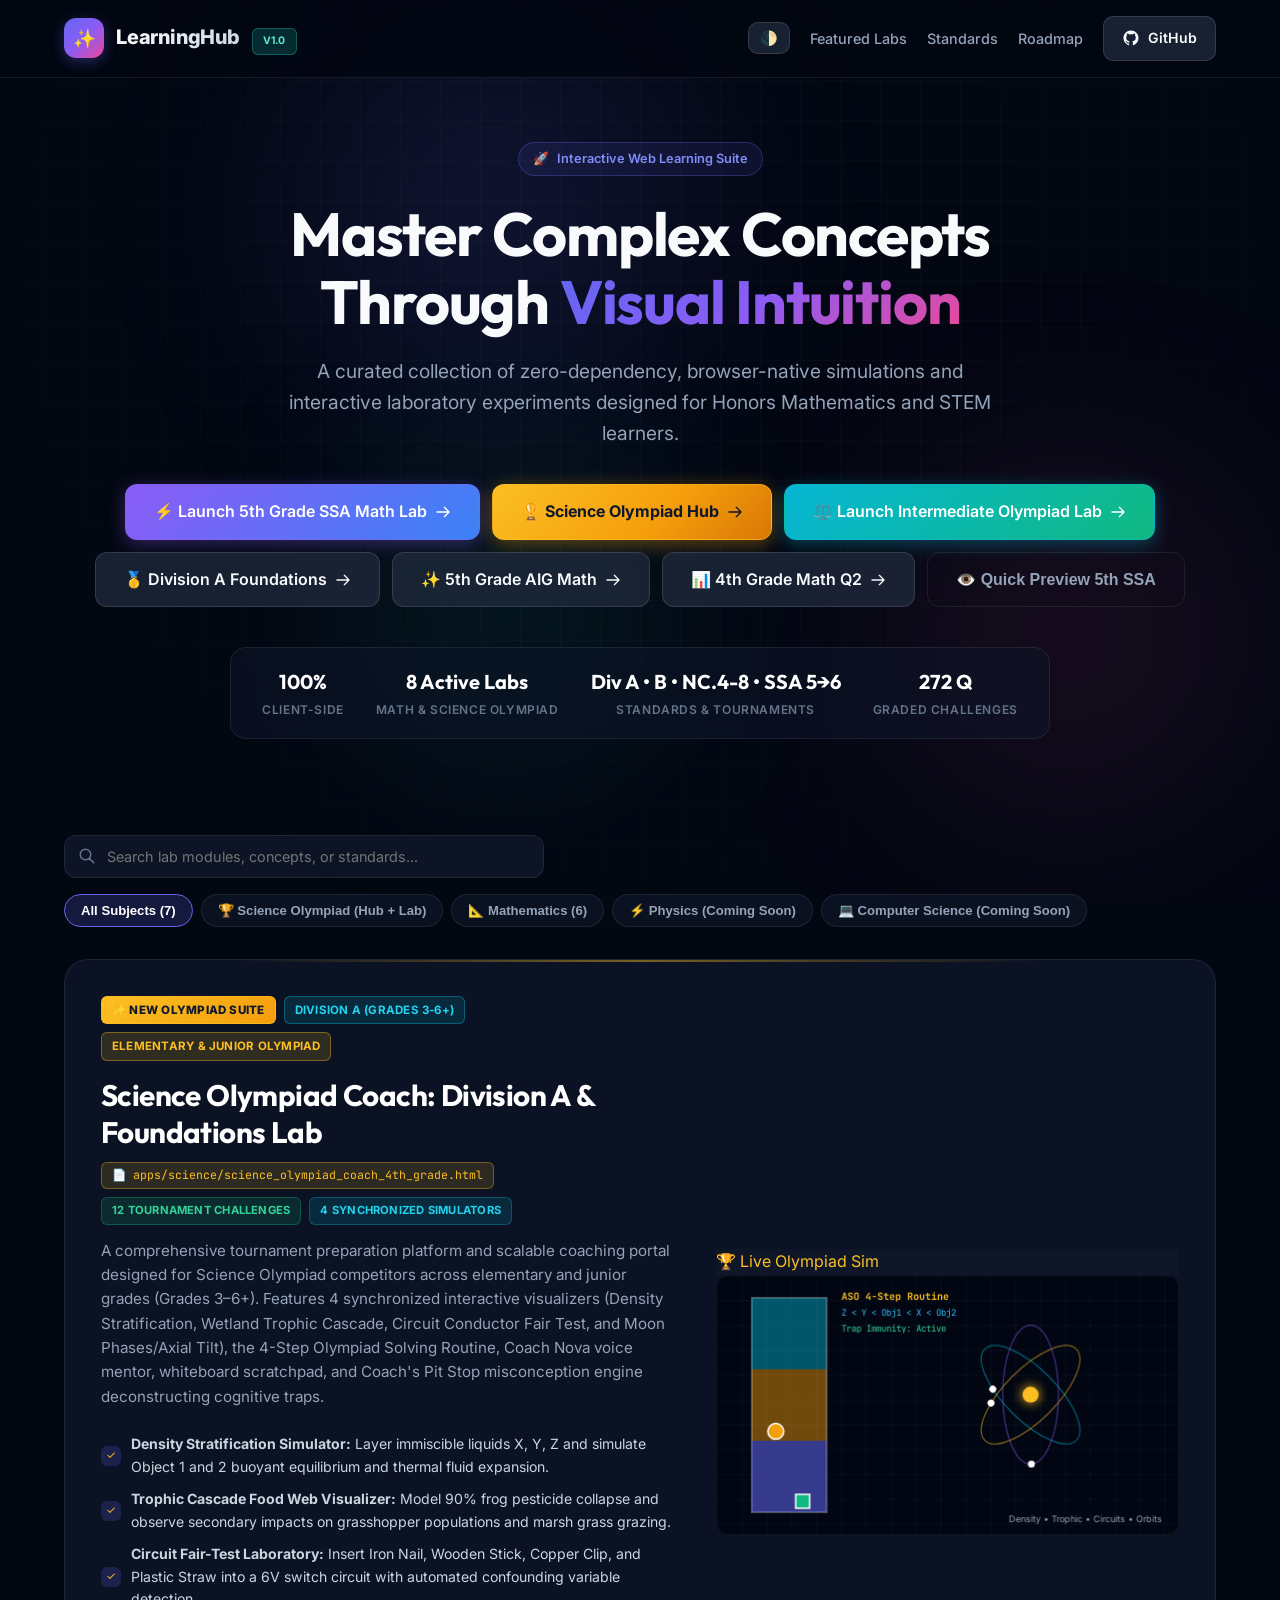
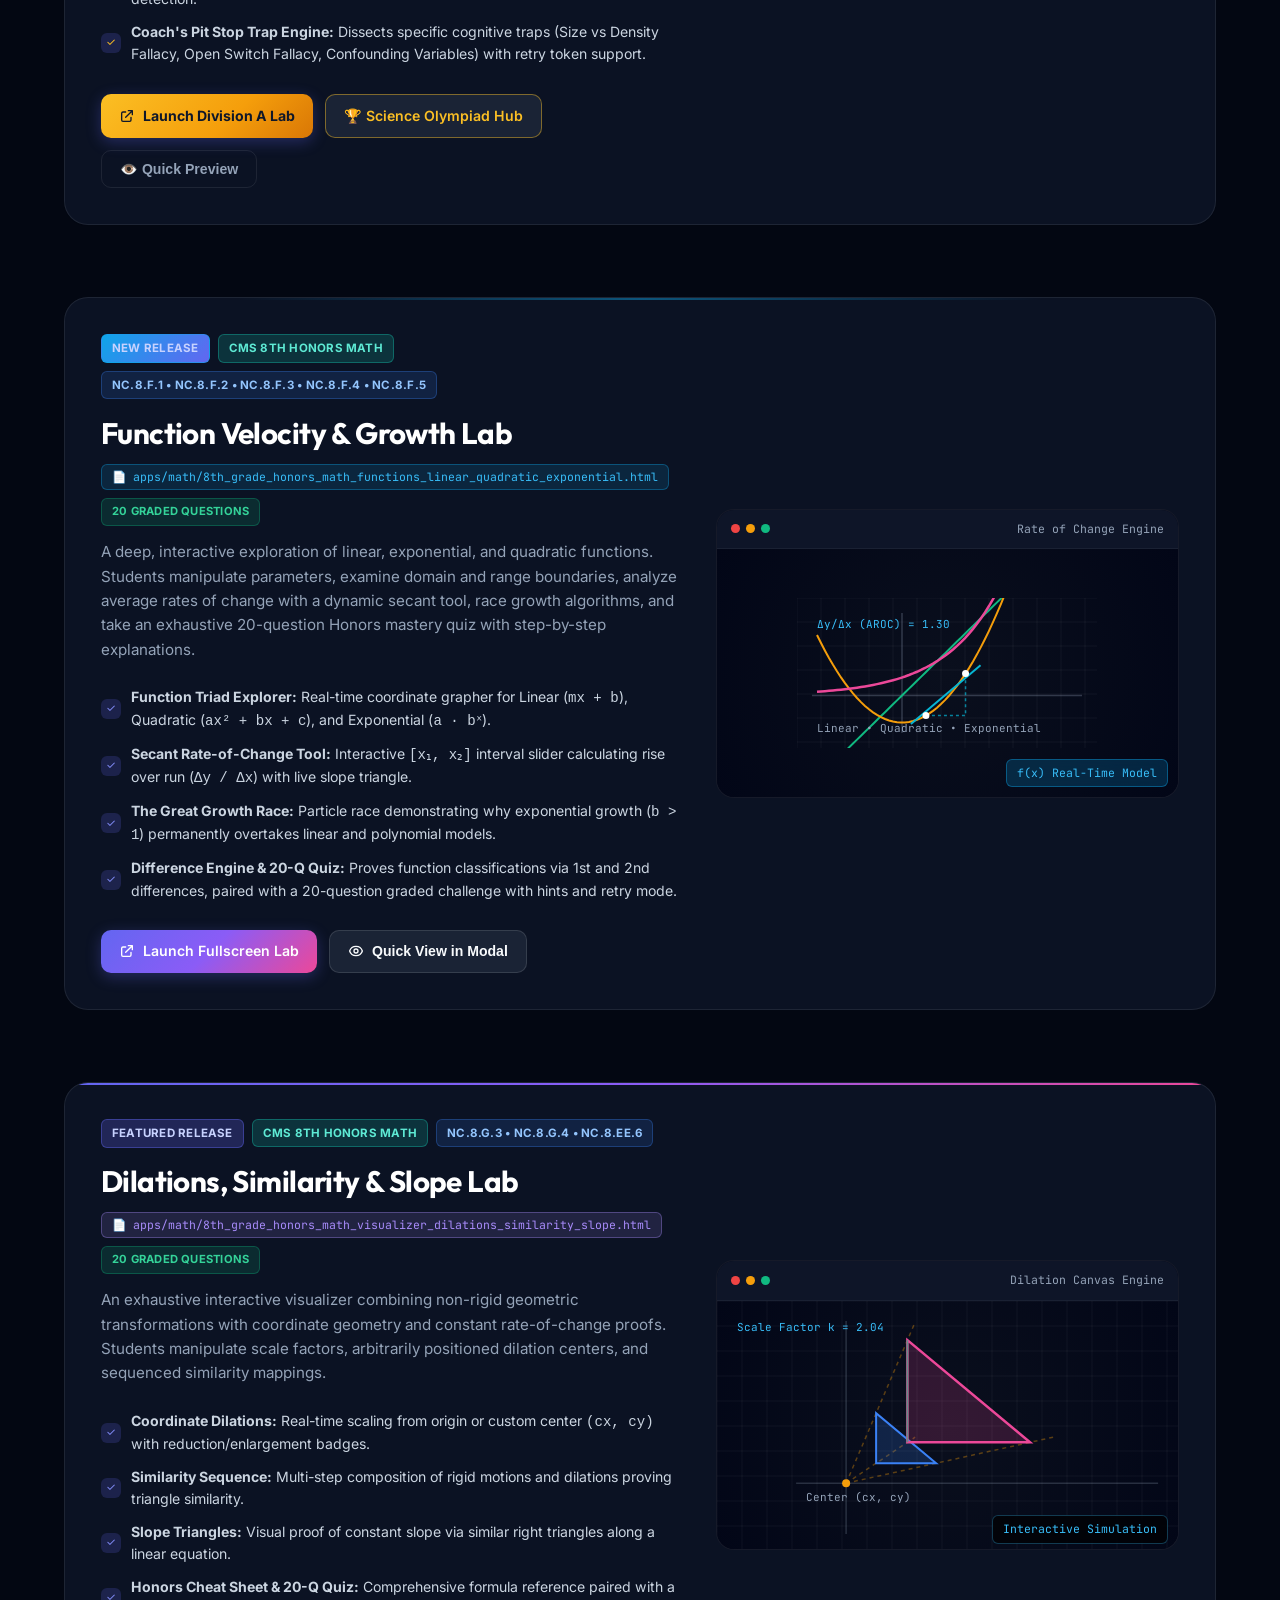
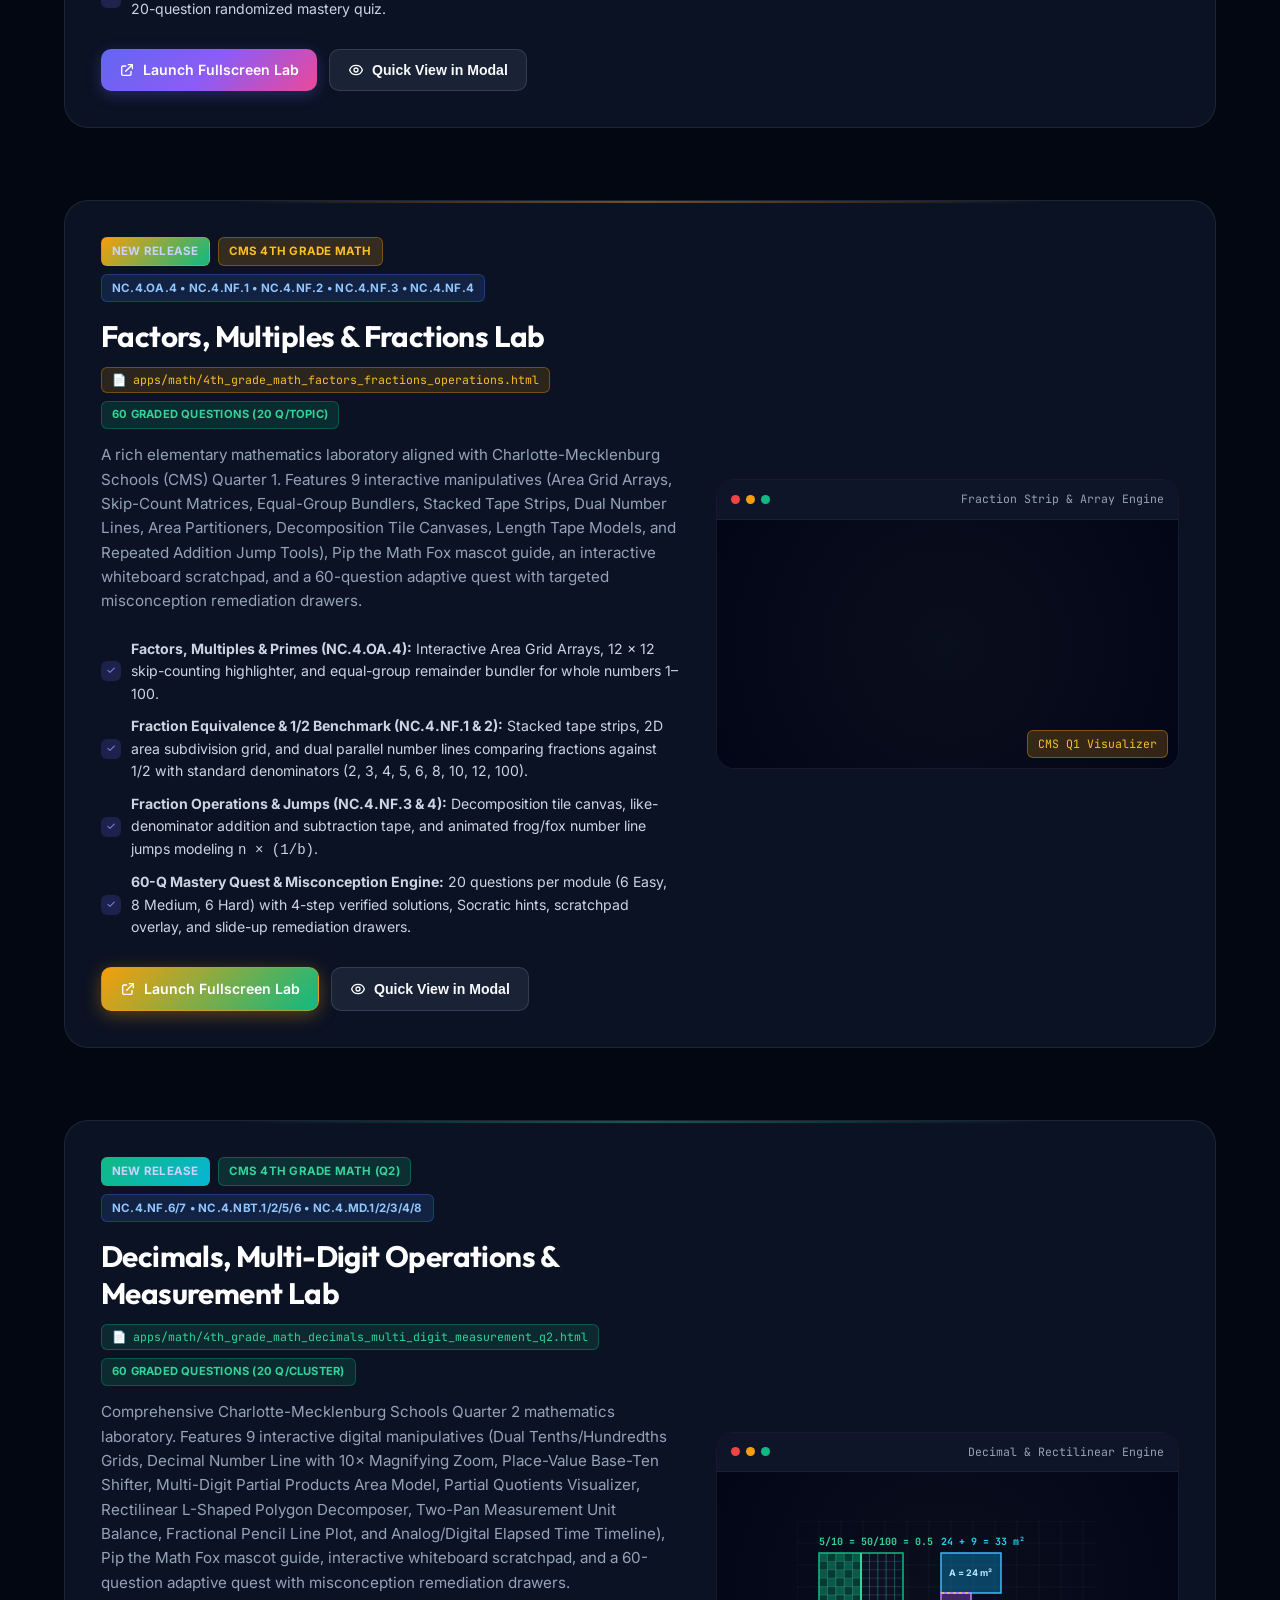
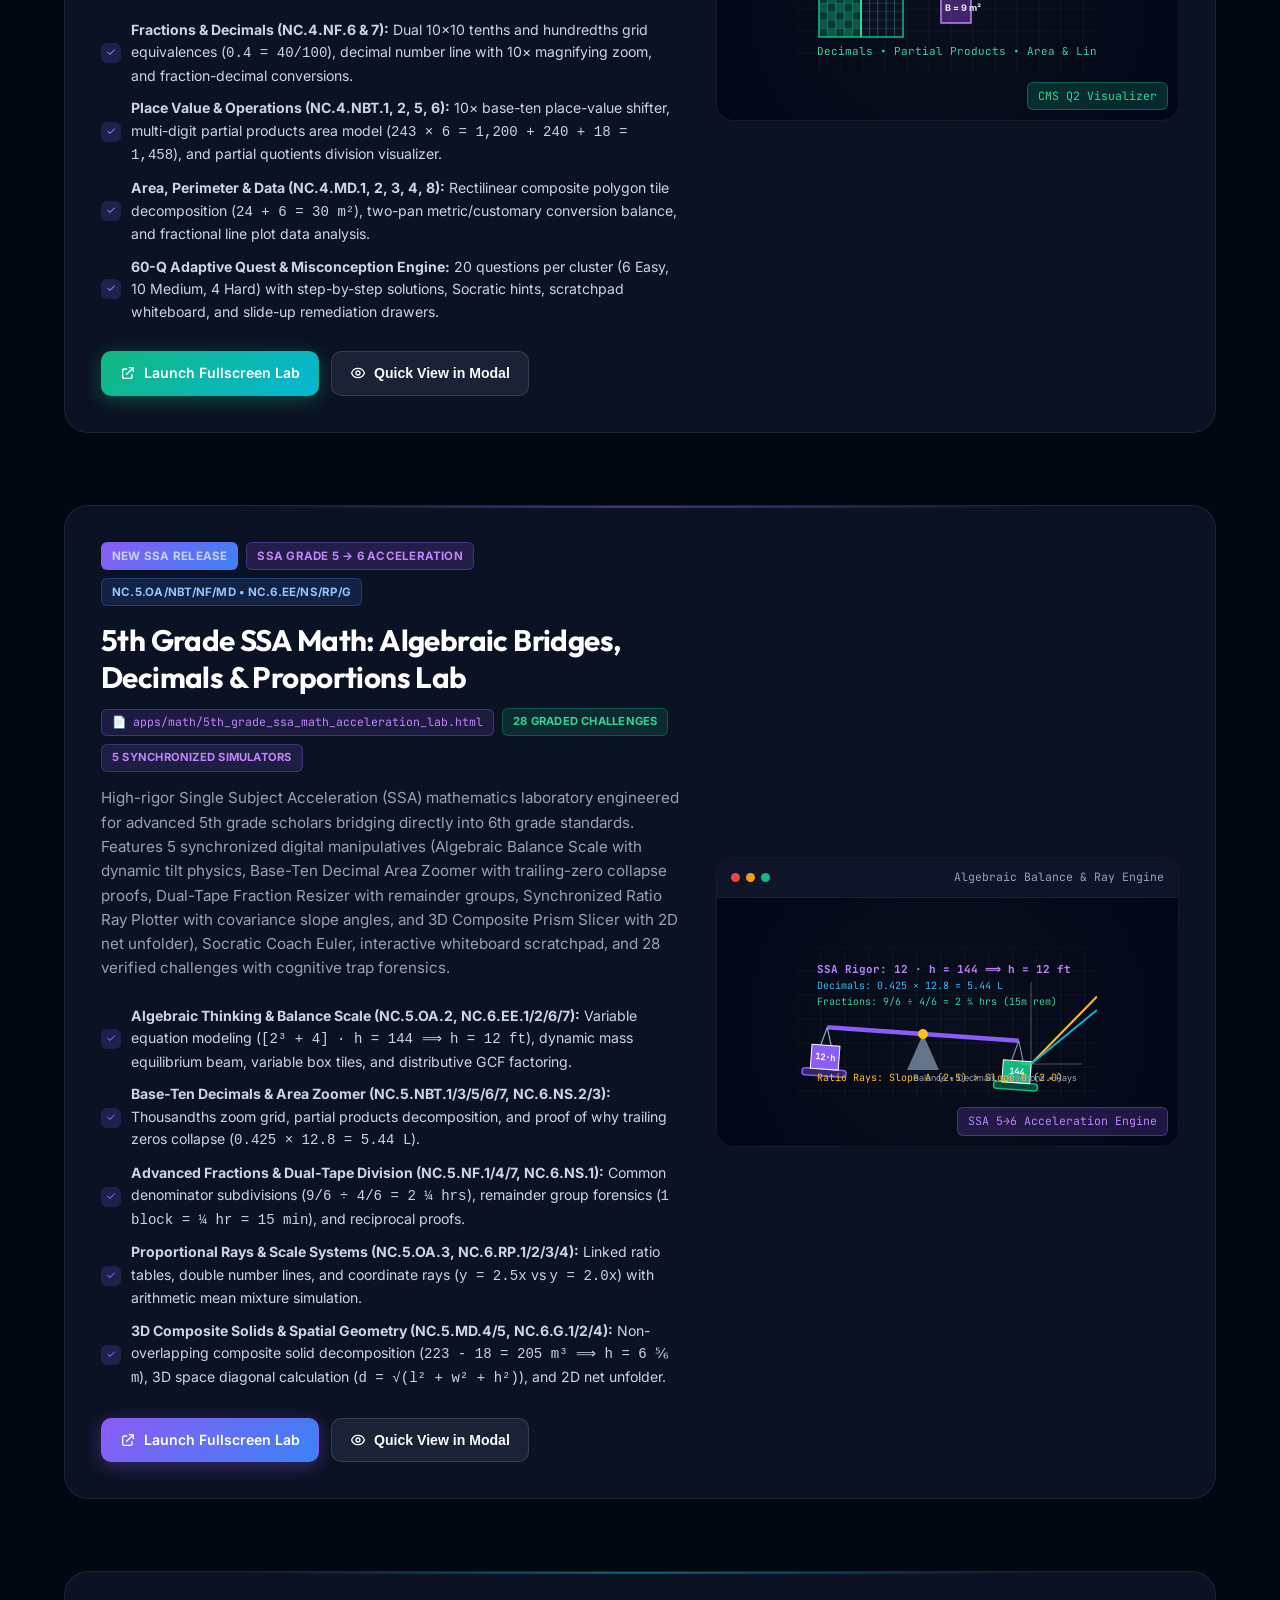
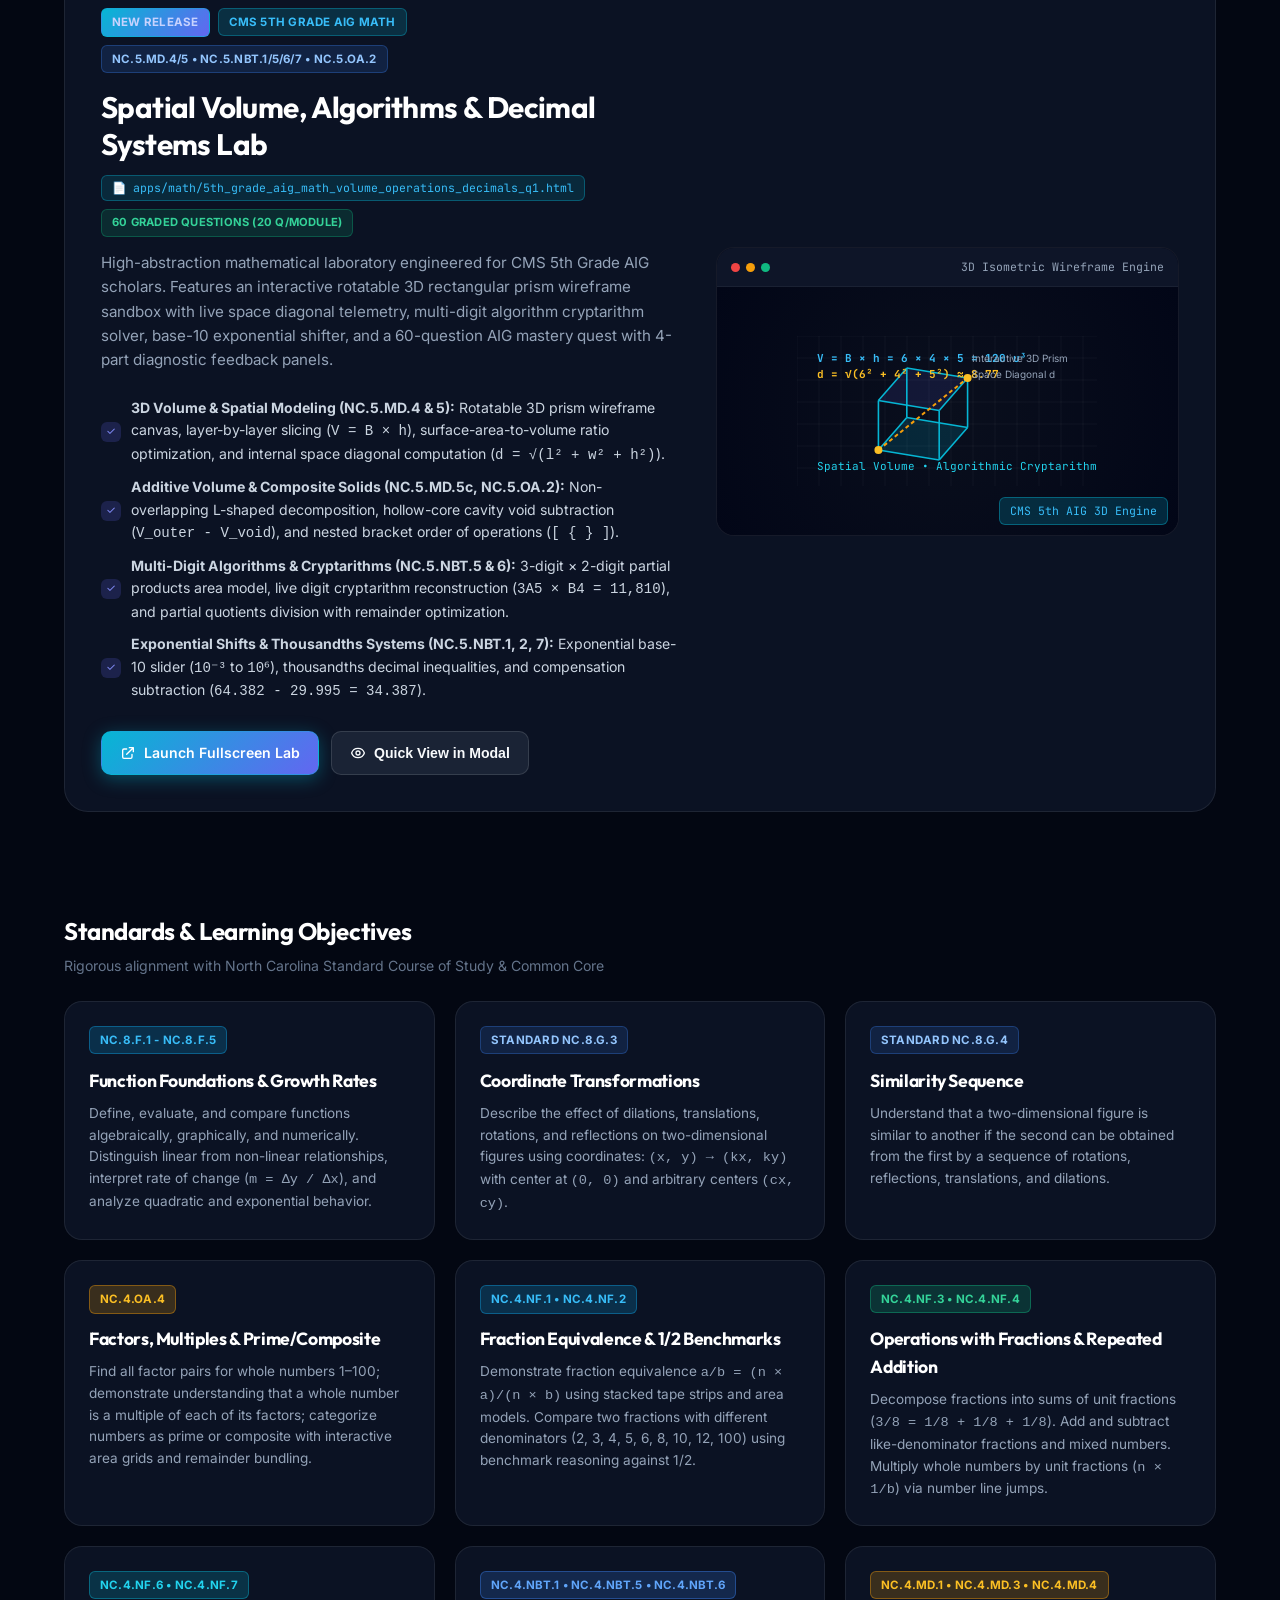
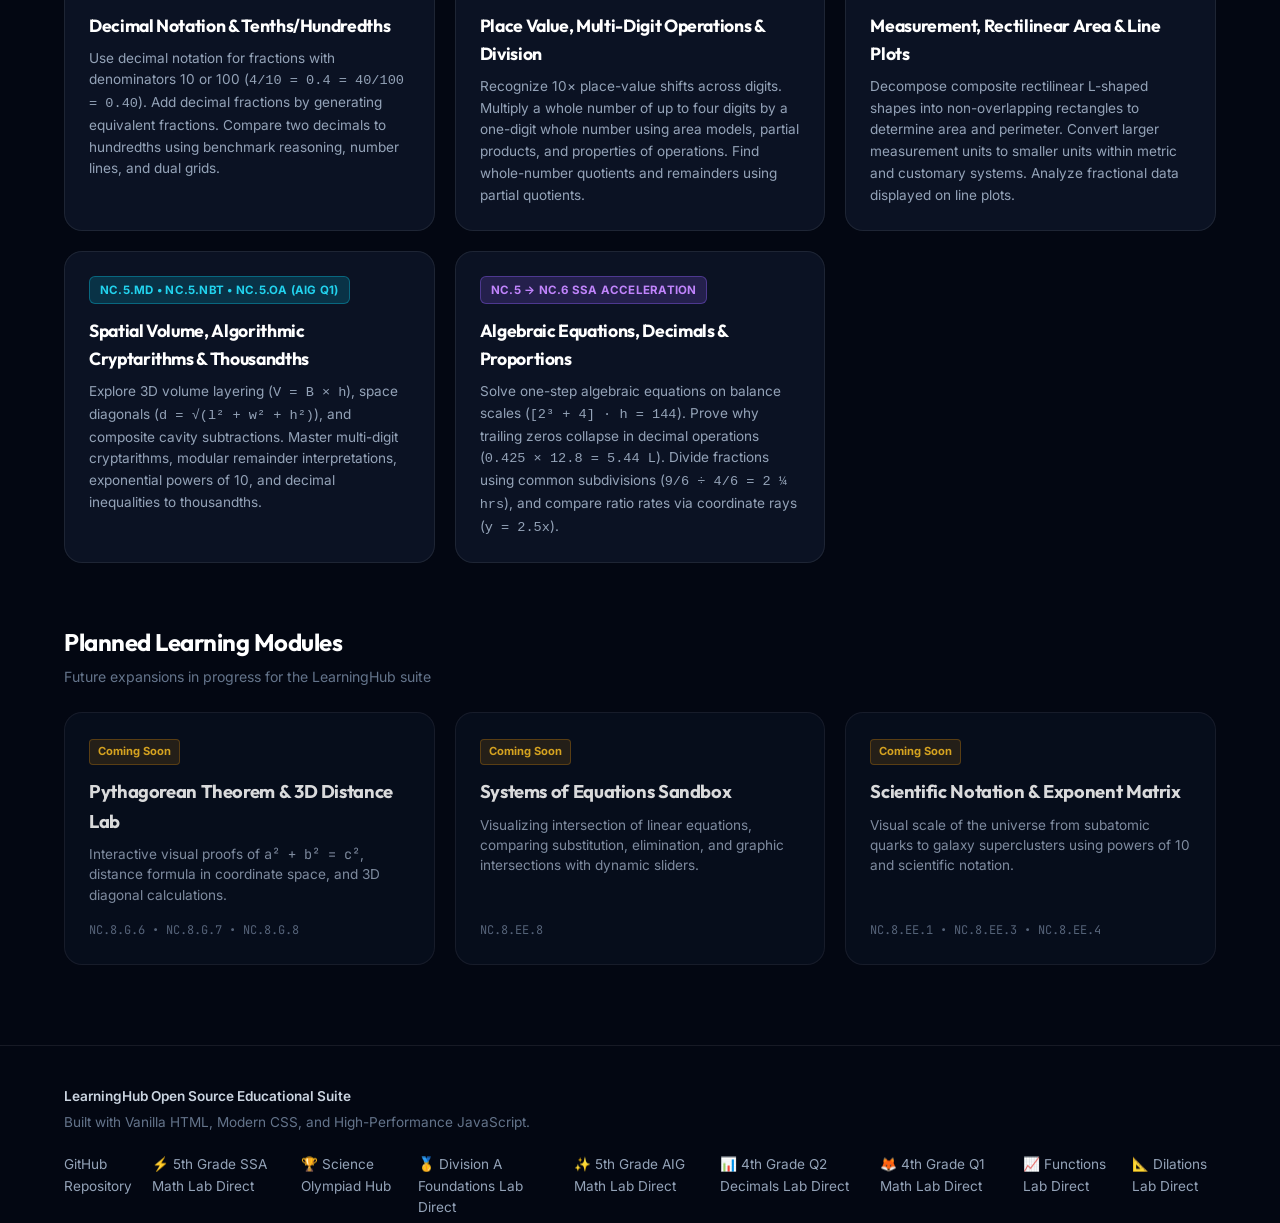
<file: index.html>
<!DOCTYPE html>
<html lang="en">
<head>
  <meta charset="UTF-8" />
  <meta name="viewport" content="width=device-width, initial-scale=1.0" />
  <title>Interactive Learning Hub | Visual Labs & Educational Explorations</title>
  <meta name="description" content="Explore interactive mathematical visualizers, lab simulations, and mastery challenges for Honors and STEM students. Aligned with NC Standards and Common Core." />
  
  <!-- Modern Typography from Google Fonts -->
  <link rel="preconnect" href="https://fonts.googleapis.com">
  <link rel="preconnect" href="https://fonts.gstatic.com" crossorigin>
  <link href="https://fonts.googleapis.com/css2?family=Inter:wght@400;500;600;700&family=JetBrains+Mono:wght@500;700&family=Outfit:wght@600;700;800&display=swap" rel="stylesheet">
  
  <!-- Stylesheet -->
  <link rel="stylesheet" href="assets/css/portal.css" />
</head>
<body>

  <!-- Ambient Glow Effects -->
  <div class="bg-mesh-glow" aria-hidden="true">
    <div class="glow-orb-1"></div>
    <div class="glow-orb-2"></div>
    <div class="glow-orb-3"></div>
    <div class="grid-overlay"></div>
  </div>

  <!-- Navigation Bar -->
  <header class="navbar glass-nav">
    <div class="container nav-content">
      <a href="index.html" class="logo-group" id="navLogo">
        <div class="logo-icon">✨</div>
        <div>
          <span class="logo-text">LearningHub</span>
          <span class="badge badge-grade" style="margin-left: 8px; font-size: 0.65rem;">v1.0</span>
        </div>
      </a>

      <nav class="nav-links">
        <button type="button" class="btn btn-secondary" id="themeToggleBtn" title="Toggle Light/Dark Theme" style="padding: 7px 11px;">
          <span>🌓</span>
        </button>
        <a href="#featured-section" class="nav-link" id="navFeaturedLink">Featured Labs</a>
        <a href="#standards-section" class="nav-link" id="navStandardsLink">Standards</a>
        <a href="#roadmap-section" class="nav-link" id="navRoadmapLink">Roadmap</a>
        <a href="https://github.com/jimmymj/learning" target="_blank" rel="noopener noreferrer" class="btn btn-secondary" id="githubRepoBtn">
          <svg width="18" height="18" fill="currentColor" viewBox="0 0 24 24" aria-hidden="true">
            <path fill-rule="evenodd" clip-rule="evenodd" d="M12 2C6.477 2 2 6.484 2 12.017c0 4.425 2.865 8.18 6.839 9.504.5.092.682-.217.682-.483 0-.237-.008-.868-.013-1.703-2.782.605-3.369-1.343-3.369-1.343-.454-1.158-1.11-1.466-1.11-1.466-.908-.62.069-.608.069-.608 1.003.07 1.53 1.032 1.53 1.032.892 1.53 2.341 1.088 2.91.832.092-.647.35-1.088.636-1.338-2.22-.253-4.555-1.113-4.555-4.951 0-1.093.39-1.988 1.029-2.688-.103-.253-.446-1.272.098-2.65 0 0 .84-.27 2.75 1.026A9.564 9.564 0 0112 6.844c.85.004 1.705.115 2.504.337 1.909-1.296 2.747-1.027 2.747-1.027.546 1.379.202 2.398.1 2.651.64.7 1.028 1.595 1.028 2.688 0 3.848-2.339 4.695-4.566 4.943.359.309.678.92.678 1.855 0 1.338-.012 2.419-.012 2.747 0 .268.18.58.688.482A10.019 10.019 0 0022 12.017C22 6.484 17.522 2 12 2z"></path>
          </svg>
          <span>GitHub</span>
        </a>
      </nav>
    </div>
  </header>

  <!-- Main Content -->
  <main class="container">

    <!-- Hero Section -->
    <section class="hero-section" id="hero-section">
      <div class="hero-pill">
        <span>🚀</span>
        <span>Interactive Web Learning Suite</span>
      </div>
      <h1 class="hero-title">
        Master Complex Concepts Through <span class="gradient-text">Visual Intuition</span>
      </h1>
      <p class="hero-subtitle">
        A curated collection of zero-dependency, browser-native simulations and interactive laboratory experiments designed for Honors Mathematics and STEM learners.
      </p>

      <div class="card-actions" style="justify-content: center; margin-bottom: 24px; flex-wrap: wrap; gap: 12px;">
        <a href="apps/math/5th_grade_ssa_math_acceleration_lab.html" class="btn btn-primary btn-lg" id="heroLaunchGrade5SsaBtn" style="background: linear-gradient(135deg, #8b5cf6, #3b82f6); border: 1px solid rgba(139, 92, 246, 0.4); box-shadow: 0 4px 18px rgba(139, 92, 246, 0.35);">
          <span>⚡ Launch 5th Grade SSA Math Lab</span>
          <svg width="16" height="16" fill="none" stroke="currentColor" viewBox="0 0 24 24"><path stroke-linecap="round" stroke-linejoin="round" stroke-width="2" d="M14 5l7 7m0 0l-7 7m7-7H3"></path></svg>
        </a>
        <a href="apps/science/index.html" class="btn btn-primary btn-lg" id="heroLaunchScienceOlympiadBtn" style="background: linear-gradient(135deg, #fbbf24 0%, #f59e0b 60%, #d97706 100%); color: #0f172a; font-weight: 700; border: 1px solid rgba(251, 191, 36, 0.6); box-shadow: 0 4px 20px rgba(245, 158, 11, 0.4);">
          <span>🏆 Science Olympiad Hub</span>
          <svg width="16" height="16" fill="none" stroke="currentColor" viewBox="0 0 24 24"><path stroke-linecap="round" stroke-linejoin="round" stroke-width="2" d="M14 5l7 7m0 0l-7 7m7-7H3"></path></svg>
        </a>
        <a href="apps/science/science_olympiad_coach_5th_grade.html" class="btn btn-primary btn-lg" id="heroLaunchGrade5AsoBtn" style="background: linear-gradient(135deg, #06b6d4, #10b981); border: 1px solid rgba(6, 182, 212, 0.4); box-shadow: 0 4px 18px rgba(6, 182, 212, 0.35);">
          <span>⚖️ Launch Intermediate Olympiad Lab</span>
          <svg width="16" height="16" fill="none" stroke="currentColor" viewBox="0 0 24 24"><path stroke-linecap="round" stroke-linejoin="round" stroke-width="2" d="M14 5l7 7m0 0l-7 7m7-7H3"></path></svg>
        </a>
        <a href="apps/science/science_olympiad_coach_4th_grade.html" class="btn btn-secondary btn-lg" id="heroLaunchGrade4AsoBtn">
          <span>🥇 Division A Foundations</span>
          <svg width="16" height="16" fill="none" stroke="currentColor" viewBox="0 0 24 24"><path stroke-linecap="round" stroke-linejoin="round" stroke-width="2" d="M14 5l7 7m0 0l-7 7m7-7H3"></path></svg>
        </a>
        <a href="apps/math/5th_grade_aig_math_volume_operations_decimals_q1.html" class="btn btn-secondary btn-lg" id="heroLaunchGrade5AigBtn">
          <span>✨ 5th Grade AIG Math</span>
          <svg width="16" height="16" fill="none" stroke="currentColor" viewBox="0 0 24 24"><path stroke-linecap="round" stroke-linejoin="round" stroke-width="2" d="M14 5l7 7m0 0l-7 7m7-7H3"></path></svg>
        </a>
        <a href="apps/math/4th_grade_math_decimals_multi_digit_measurement_q2.html" class="btn btn-secondary btn-lg" id="heroLaunchGrade4Q2Btn">
          <span>📊 4th Grade Math Q2</span>
          <svg width="16" height="16" fill="none" stroke="currentColor" viewBox="0 0 24 24"><path stroke-linecap="round" stroke-linejoin="round" stroke-width="2" d="M14 5l7 7m0 0l-7 7m7-7H3"></path></svg>
        </a>
        <button type="button" class="btn btn-outline btn-lg open-modal-btn" data-url="apps/math/5th_grade_ssa_math_acceleration_lab.html" data-title="5th Grade SSA Math Acceleration &amp; Algebraic Bridges Lab" id="heroPreviewSsa5thBtn">
          <span>👁️ Quick Preview 5th SSA</span>
        </button>
      </div>

      <!-- Quick Metrics Bar -->
      <div class="stats-bar">
        <div class="stat-item">
          <span class="stat-num mono">100%</span>
          <span class="stat-label">Client-Side</span>
        </div>
        <div class="stat-item">
          <span class="stat-num">8 Active Labs</span>
          <span class="stat-label">Math &amp; Science Olympiad</span>
        </div>
        <div class="stat-item">
          <span class="stat-num">Div A • B • NC.4-8 • SSA 5→6</span>
          <span class="stat-label">Standards &amp; Tournaments</span>
        </div>
        <div class="stat-item">
          <span class="stat-num">272 Q</span>
          <span class="stat-label">Graded Challenges</span>
        </div>
      </div>
    </section>

    <!-- Filter and Search -->
    <section class="filter-container" id="filter-section">
      <div class="search-box-wrapper">
        <svg class="search-icon" fill="none" stroke="currentColor" viewBox="0 0 24 24">
          <path stroke-linecap="round" stroke-linejoin="round" stroke-width="2" d="M21 21l-6-6m2-5a7 7 0 11-14 0 7 7 0 0114 0z"></path>
        </svg>
        <input type="text" id="appSearchInput" class="search-input" placeholder="Search lab modules, concepts, or standards..." aria-label="Search apps" />
      </div>

      <div class="filter-pills" role="tablist">
        <button class="filter-pill active" data-category="all" id="pillAll">All Subjects (7)</button>
        <button class="filter-pill" data-category="science" id="pillScience">🏆 Science Olympiad (Hub + Lab)</button>
        <button class="filter-pill" data-category="math" id="pillMath">📐 Mathematics (6)</button>
        <button class="filter-pill" data-category="physics" id="pillPhysics">⚡ Physics (Coming Soon)</button>
        <button class="filter-pill" data-category="cs" id="pillCS">💻 Computer Science (Coming Soon)</button>
      </div>
    </section>

    <!-- Featured App Showcase Cards -->
    <section id="featured-section" style="display: flex; flex-direction: column; gap: 32px;">
      
      <!-- App Card 0: Science Olympiad Coach & Hub -->
      <article class="featured-card glass-panel app-item-card" data-category="science" data-filename="science_olympiad_coach_4th_grade.html" data-keywords="science olympiad coach division a elementary junior stem foundations tournament density column trophic cascade circuit fair test lunar orbit" id="cardScienceOlympiadCoach">
        <div class="card-top-glow" style="background: radial-gradient(circle, rgba(251, 191, 36, 0.45) 0%, transparent 70%);"></div>
        <div class="featured-grid">
          
          <!-- Content Left -->
          <div>
            <div class="featured-badge-group">
              <span class="badge badge-featured" style="background: linear-gradient(135deg, #fbbf24, #f59e0b); color: #0f172a; font-weight: 800; border-color: rgba(251, 191, 36, 0.7);">✨ New Olympiad Suite</span>
              <span class="badge badge-grade" style="background: rgba(6, 182, 212, 0.15); color: #22d3ee; border-color: rgba(6, 182, 212, 0.4);">Division A (Grades 3-6+)</span>
              <span class="badge badge-standard" style="background: rgba(251, 191, 36, 0.15); color: #fbbf24; border-color: rgba(251, 191, 36, 0.4);">Elementary &amp; Junior Olympiad</span>
            </div>

            <h2 class="card-heading searchable-title">Science Olympiad Coach: Division A &amp; Foundations Lab</h2>
            <div style="margin: 8px 0 14px; display: flex; align-items: center; gap: 8px; flex-wrap: wrap;">
              <span class="mono" style="font-size: 0.72rem; color: #fbbf24; background: rgba(251, 191, 36, 0.14); padding: 3px 10px; border-radius: 6px; border: 1px solid rgba(251, 191, 36, 0.35);">📄 apps/science/science_olympiad_coach_4th_grade.html</span>
              <span class="badge" style="font-size: 0.7rem; background: rgba(16, 185, 129, 0.15); color: #34d399; border: 1px solid rgba(16, 185, 129, 0.3);">12 Tournament Challenges</span>
              <span class="badge" style="font-size: 0.7rem; background: rgba(6, 182, 212, 0.15); color: #22d3ee; border: 1px solid rgba(6, 182, 212, 0.3);">4 Synchronized Simulators</span>
            </div>
            <p class="card-desc searchable-desc">
              A comprehensive tournament preparation platform and scalable coaching portal designed for Science Olympiad competitors across elementary and junior grades (Grades 3–6+). Features 4 synchronized interactive visualizers (Density Stratification, Wetland Trophic Cascade, Circuit Conductor Fair Test, and Moon Phases/Axial Tilt), the 4-Step Olympiad Solving Routine, Coach Nova voice mentor, whiteboard scratchpad, and Coach's Pit Stop misconception engine deconstructing cognitive traps.
            </p>

            <ul class="feature-list">
              <li class="feature-item">
                <span class="feature-bullet" style="color: #fbbf24;">✓</span>
                <span><strong>Density Stratification Simulator:</strong> Layer immiscible liquids X, Y, Z and simulate Object 1 and 2 buoyant equilibrium and thermal fluid expansion.</span>
              </li>
              <li class="feature-item">
                <span class="feature-bullet" style="color: #fbbf24;">✓</span>
                <span><strong>Trophic Cascade Food Web Visualizer:</strong> Model 90% frog pesticide collapse and observe secondary impacts on grasshopper populations and marsh grass grazing.</span>
              </li>
              <li class="feature-item">
                <span class="feature-bullet" style="color: #fbbf24;">✓</span>
                <span><strong>Circuit Fair-Test Laboratory:</strong> Insert Iron Nail, Wooden Stick, Copper Clip, and Plastic Straw into a 6V switch circuit with automated confounding variable detection.</span>
              </li>
              <li class="feature-item">
                <span class="feature-bullet" style="color: #fbbf24;">✓</span>
                <span><strong>Coach's Pit Stop Trap Engine:</strong> Dissects specific cognitive traps (Size vs Density Fallacy, Open Switch Fallacy, Confounding Variables) with retry token support.</span>
              </li>
            </ul>

            <div class="card-actions">
              <a href="apps/science/science_olympiad_coach_4th_grade.html" class="btn btn-primary" id="launchScienceOlympiadLabBtn" style="background: linear-gradient(135deg, #fbbf24 0%, #f59e0b 60%, #d97706 100%); color: #0f172a; font-weight: 700; border-color: #fbbf24;">
                <svg width="16" height="16" fill="none" stroke="currentColor" viewBox="0 0 24 24"><path stroke-linecap="round" stroke-linejoin="round" stroke-width="2" d="M10 6H6a2 2 0 00-2 2v10a2 2 0 002 2h10a2 2 0 002-2v-4M14 4h6m0 0v6m0-6L10 14"></path></svg>
                <span>Launch Division A Lab</span>
              </a>
              <a href="apps/science/index.html" class="btn btn-secondary" id="launchScienceOlympiadPortalBtn" style="border-color: rgba(251, 191, 36, 0.45); color: #fbbf24;">
                <span>🏆 Science Olympiad Hub</span>
              </a>
              <button type="button" class="btn btn-outline open-modal-btn" data-url="apps/science/science_olympiad_coach_4th_grade.html" data-title="Science Olympiad Coach: Division A &amp; Foundations Lab" id="previewScienceOlympiadBtn">
                <span>👁️ Quick Preview</span>
              </button>
            </div>
          </div>

          <!-- Visual Preview Canvas Right -->
          <div class="card-preview">
            <div class="preview-badge" style="background: rgba(15, 23, 42, 0.85); border-color: #fbbf24; color: #fbbf24;">
              🏆 Live Olympiad Sim
            </div>
            <canvas id="previewScienceOlympiadCanvas" class="preview-canvas" style="width: 100%; height: 260px; display: block; border-radius: 12px; background: rgba(3, 7, 18, 0.95); border: 1px solid rgba(255, 255, 255, 0.05);"></canvas>
          </div>

        </div>
      </article>
      
      <!-- App Card 1: Functions Lab -->
      <article class="featured-card glass-panel app-item-card" data-category="math" data-filename="8th_grade_honors_math_functions_linear_quadratic_exponential.html" data-keywords="8th_grade_honors_math_functions_linear_quadratic_exponential functions linear quadratic exponential rate of change secant domain range nc.8.f" id="cardFunctionsVisualizer">
        <div class="card-top-glow" style="background: radial-gradient(circle, rgba(14, 165, 233, 0.45) 0%, transparent 70%);"></div>
        <div class="featured-grid">
          
          <!-- Content Left -->
          <div>
            <div class="featured-badge-group">
              <span class="badge badge-featured" style="background: linear-gradient(135deg, #0ea5e9, #6366f1); border-color: rgba(14, 165, 233, 0.5);">New Release</span>
              <span class="badge badge-grade">CMS 8th Honors Math</span>
              <span class="badge badge-standard">NC.8.F.1 • NC.8.F.2 • NC.8.F.3 • NC.8.F.4 • NC.8.F.5</span>
            </div>

            <h2 class="card-heading searchable-title">Function Velocity & Growth Lab</h2>
            <div style="margin: 8px 0 14px; display: flex; align-items: center; gap: 8px; flex-wrap: wrap;">
              <span class="mono" style="font-size: 0.72rem; color: #38bdf8; background: rgba(14, 165, 233, 0.14); padding: 3px 10px; border-radius: 6px; border: 1px solid rgba(14, 165, 233, 0.35);">📄 apps/math/8th_grade_honors_math_functions_linear_quadratic_exponential.html</span>
              <span class="badge" style="font-size: 0.7rem; background: rgba(16, 185, 129, 0.15); color: #34d399; border: 1px solid rgba(16, 185, 129, 0.3);">20 Graded Questions</span>
            </div>
            <p class="card-desc searchable-desc">
              A deep, interactive exploration of linear, exponential, and quadratic functions. Students manipulate parameters, examine domain and range boundaries, analyze average rates of change with a dynamic secant tool, race growth algorithms, and take an exhaustive 20-question Honors mastery quiz with step-by-step explanations.
            </p>

            <ul class="feature-list">
              <li class="feature-item">
                <span class="feature-bullet">✓</span>
                <span><strong>Function Triad Explorer:</strong> Real-time coordinate grapher for Linear (<code>mx + b</code>), Quadratic (<code>ax² + bx + c</code>), and Exponential (<code>a · bˣ</code>).</span>
              </li>
              <li class="feature-item">
                <span class="feature-bullet">✓</span>
                <span><strong>Secant Rate-of-Change Tool:</strong> Interactive <code>[x₁, x₂]</code> interval slider calculating rise over run (<code>Δy / Δx</code>) with live slope triangle.</span>
              </li>
              <li class="feature-item">
                <span class="feature-bullet">✓</span>
                <span><strong>The Great Growth Race:</strong> Particle race demonstrating why exponential growth (<code>b &gt; 1</code>) permanently overtakes linear and polynomial models.</span>
              </li>
              <li class="feature-item">
                <span class="feature-bullet">✓</span>
                <span><strong>Difference Engine & 20-Q Quiz:</strong> Proves function classifications via 1st and 2nd differences, paired with a 20-question graded challenge with hints and retry mode.</span>
              </li>
            </ul>

            <div class="card-actions">
              <a href="apps/math/8th_grade_honors_math_functions_linear_quadratic_exponential.html" class="btn btn-primary" id="launchFunctionsLabBtn">
                <svg width="16" height="16" fill="none" stroke="currentColor" viewBox="0 0 24 24"><path stroke-linecap="round" stroke-linejoin="round" stroke-width="2" d="M10 6H6a2 2 0 00-2 2v10a2 2 0 002 2h10a2 2 0 002-2v-4M14 4h6m0 0v6m0-6L10 14"></path></svg>
                <span>Launch Fullscreen Lab</span>
              </a>
              <button type="button" class="btn btn-secondary open-modal-btn" data-url="apps/math/8th_grade_honors_math_functions_linear_quadratic_exponential.html" data-title="Function Velocity & Growth Lab" id="previewFunctionsLabBtn">
                <svg width="16" height="16" fill="none" stroke="currentColor" viewBox="0 0 24 24"><path stroke-linecap="round" stroke-linejoin="round" stroke-width="2" d="M15 12a3 3 0 11-6 0 3 3 0 016 0z"></path><path stroke-linecap="round" stroke-linejoin="round" stroke-width="2" d="M2.458 12C3.732 7.943 7.523 5 12 5c4.478 0 8.268 2.943 9.542 7-1.274 4.057-5.064 7-9.542 7-4.477 0-8.268-2.943-9.542-7z"></path></svg>
                <span>Quick View in Modal</span>
              </button>
            </div>
          </div>

          <!-- Dynamic Mini-Visualizer Canvas Right -->
          <div class="visual-preview-box">
            <div class="preview-header">
              <div class="window-dots">
                <div class="dot dot-red"></div>
                <div class="dot dot-yellow"></div>
                <div class="dot dot-green"></div>
              </div>
              <span class="mono" style="font-size: 0.72rem; color: #94a3b8;">Rate of Change Engine</span>
            </div>
            <div class="preview-canvas-container">
              <canvas id="previewCanvasFunctions"></canvas>
              <span class="canvas-overlay-tag mono" style="background: rgba(14, 165, 233, 0.2); color: #38bdf8; border-color: rgba(14, 165, 233, 0.4);">f(x) Real-Time Model</span>
            </div>
          </div>

        </div>
      </article>

      <!-- App Card 2: Dilations, Similarity & Slope Lab -->
      <article class="featured-card glass-panel app-item-card" data-category="math" data-filename="8th_grade_honors_math_visualizer_dilations_similarity_slope.html" data-keywords="8th_grade_honors_math_visualizer_dilations_similarity_slope dilations similarity slope coordinate transformations triangles nc.8.g nc.8.ee" id="cardMathVisualizer">
        <div class="card-top-glow"></div>
        <div class="featured-grid">
          
          <!-- Content Left -->
          <div>
            <div class="featured-badge-group">
              <span class="badge badge-featured">Featured Release</span>
              <span class="badge badge-grade">CMS 8th Honors Math</span>
              <span class="badge badge-standard">NC.8.G.3 • NC.8.G.4 • NC.8.EE.6</span>
            </div>

            <h2 class="card-heading searchable-title">Dilations, Similarity & Slope Lab</h2>
            <div style="margin: 8px 0 14px; display: flex; align-items: center; gap: 8px; flex-wrap: wrap;">
              <span class="mono" style="font-size: 0.72rem; color: #a78bfa; background: rgba(167, 139, 250, 0.14); padding: 3px 10px; border-radius: 6px; border: 1px solid rgba(167, 139, 250, 0.35);">📄 apps/math/8th_grade_honors_math_visualizer_dilations_similarity_slope.html</span>
              <span class="badge" style="font-size: 0.7rem; background: rgba(16, 185, 129, 0.15); color: #34d399; border: 1px solid rgba(16, 185, 129, 0.3);">20 Graded Questions</span>
            </div>
            <p class="card-desc searchable-desc">
              An exhaustive interactive visualizer combining non-rigid geometric transformations with coordinate geometry and constant rate-of-change proofs. Students manipulate scale factors, arbitrarily positioned dilation centers, and sequenced similarity mappings.
            </p>

            <ul class="feature-list">
              <li class="feature-item">
                <span class="feature-bullet">✓</span>
                <span><strong>Coordinate Dilations:</strong> Real-time scaling from origin or custom center <code>(cx, cy)</code> with reduction/enlargement badges.</span>
              </li>
              <li class="feature-item">
                <span class="feature-bullet">✓</span>
                <span><strong>Similarity Sequence:</strong> Multi-step composition of rigid motions and dilations proving triangle similarity.</span>
              </li>
              <li class="feature-item">
                <span class="feature-bullet">✓</span>
                <span><strong>Slope Triangles:</strong> Visual proof of constant slope via similar right triangles along a linear equation.</span>
              </li>
              <li class="feature-item">
                <span class="feature-bullet">✓</span>
                <span><strong>Honors Cheat Sheet & 20-Q Quiz:</strong> Comprehensive formula reference paired with a 20-question randomized mastery quiz.</span>
              </li>
            </ul>

            <div class="card-actions">
              <a href="apps/math/8th_grade_honors_math_visualizer_dilations_similarity_slope.html" class="btn btn-primary" id="launchLabBtn">
                <svg width="16" height="16" fill="none" stroke="currentColor" viewBox="0 0 24 24"><path stroke-linecap="round" stroke-linejoin="round" stroke-width="2" d="M10 6H6a2 2 0 00-2 2v10a2 2 0 002 2h10a2 2 0 002-2v-4M14 4h6m0 0v6m0-6L10 14"></path></svg>
                <span>Launch Fullscreen Lab</span>
              </a>
              <button type="button" class="btn btn-secondary open-modal-btn" data-url="apps/math/8th_grade_honors_math_visualizer_dilations_similarity_slope.html" data-title="Dilations, Similarity & Slope Lab" id="previewLabBtn">
                <svg width="16" height="16" fill="none" stroke="currentColor" viewBox="0 0 24 24"><path stroke-linecap="round" stroke-linejoin="round" stroke-width="2" d="M15 12a3 3 0 11-6 0 3 3 0 016 0z"></path><path stroke-linecap="round" stroke-linejoin="round" stroke-width="2" d="M2.458 12C3.732 7.943 7.523 5 12 5c4.478 0 8.268 2.943 9.542 7-1.274 4.057-5.064 7-9.542 7-4.477 0-8.268-2.943-9.542-7z"></path></svg>
                <span>Quick View in Modal</span>
              </button>
            </div>
          </div>

          <!-- Dynamic Mini-Visualizer Canvas Right -->
          <div class="visual-preview-box">
            <div class="preview-header">
              <div class="window-dots">
                <div class="dot dot-red"></div>
                <div class="dot dot-yellow"></div>
                <div class="dot dot-green"></div>
              </div>
              <span class="mono" style="font-size: 0.72rem; color: #94a3b8;">Dilation Canvas Engine</span>
            </div>
            <div class="preview-canvas-container">
              <canvas id="previewCanvas"></canvas>
              <span class="canvas-overlay-tag mono">Interactive Simulation</span>
            </div>
          </div>

        </div>
      </article>

      <!-- App Card 3: 4th Grade Math: Factors, Fractions & Operations Lab -->
      <article class="featured-card glass-panel app-item-card" data-category="math" data-filename="4th_grade_math_factors_fractions_operations.html" data-keywords="4th_grade_math_factors_fractions_operations 4th grade math factors multiples prime composite fraction equivalence benchmark like denominators operations unit fractions repeated addition nc.4.oa nc.4.nf" id="cardGrade4Math">
        <div class="card-top-glow" style="background: radial-gradient(circle, rgba(245, 158, 11, 0.45) 0%, transparent 70%);"></div>
        <div class="featured-grid">
          
          <!-- Content Left -->
          <div>
            <div class="featured-badge-group">
              <span class="badge badge-featured" style="background: linear-gradient(135deg, #f59e0b, #10b981); border-color: rgba(245, 158, 11, 0.5);">New Release</span>
              <span class="badge badge-grade" style="background: rgba(245, 158, 11, 0.18); color: #fbbf24; border: 1px solid rgba(245, 158, 11, 0.35);">CMS 4th Grade Math</span>
              <span class="badge badge-standard">NC.4.OA.4 • NC.4.NF.1 • NC.4.NF.2 • NC.4.NF.3 • NC.4.NF.4</span>
            </div>

            <h2 class="card-heading searchable-title">Factors, Multiples & Fractions Lab</h2>
            <div style="margin: 8px 0 14px; display: flex; align-items: center; gap: 8px; flex-wrap: wrap;">
              <span class="mono" style="font-size: 0.72rem; color: #fbbf24; background: rgba(245, 158, 11, 0.14); padding: 3px 10px; border-radius: 6px; border: 1px solid rgba(245, 158, 11, 0.35);">📄 apps/math/4th_grade_math_factors_fractions_operations.html</span>
              <span class="badge" style="font-size: 0.7rem; background: rgba(16, 185, 129, 0.15); color: #34d399; border: 1px solid rgba(16, 185, 129, 0.3);">60 Graded Questions (20 Q/Topic)</span>
            </div>
            <p class="card-desc searchable-desc">
              A rich elementary mathematics laboratory aligned with Charlotte-Mecklenburg Schools (CMS) Quarter 1. Features 9 interactive manipulatives (Area Grid Arrays, Skip-Count Matrices, Equal-Group Bundlers, Stacked Tape Strips, Dual Number Lines, Area Partitioners, Decomposition Tile Canvases, Length Tape Models, and Repeated Addition Jump Tools), Pip the Math Fox mascot guide, an interactive whiteboard scratchpad, and a 60-question adaptive quest with targeted misconception remediation drawers.
            </p>

            <ul class="feature-list">
              <li class="feature-item">
                <span class="feature-bullet">✓</span>
                <span><strong>Factors, Multiples & Primes (NC.4.OA.4):</strong> Interactive Area Grid Arrays, 12 × 12 skip-counting highlighter, and equal-group remainder bundler for whole numbers 1–100.</span>
              </li>
              <li class="feature-item">
                <span class="feature-bullet">✓</span>
                <span><strong>Fraction Equivalence & 1/2 Benchmark (NC.4.NF.1 & 2):</strong> Stacked tape strips, 2D area subdivision grid, and dual parallel number lines comparing fractions against 1/2 with standard denominators (2, 3, 4, 5, 6, 8, 10, 12, 100).</span>
              </li>
              <li class="feature-item">
                <span class="feature-bullet">✓</span>
                <span><strong>Fraction Operations & Jumps (NC.4.NF.3 & 4):</strong> Decomposition tile canvas, like-denominator addition and subtraction tape, and animated frog/fox number line jumps modeling <code>n × (1/b)</code>.</span>
              </li>
              <li class="feature-item">
                <span class="feature-bullet">✓</span>
                <span><strong>60-Q Mastery Quest & Misconception Engine:</strong> 20 questions per module (6 Easy, 8 Medium, 6 Hard) with 4-step verified solutions, Socratic hints, scratchpad overlay, and slide-up remediation drawers.</span>
              </li>
            </ul>

            <div class="card-actions">
              <a href="apps/math/4th_grade_math_factors_fractions_operations.html" class="btn btn-primary" id="launchGrade4LabBtn" style="background: linear-gradient(135deg, #f59e0b, #10b981); border: 1px solid rgba(245, 158, 11, 0.4); box-shadow: 0 4px 18px rgba(245, 158, 11, 0.35);">
                <svg width="16" height="16" fill="none" stroke="currentColor" viewBox="0 0 24 24"><path stroke-linecap="round" stroke-linejoin="round" stroke-width="2" d="M10 6H6a2 2 0 00-2 2v10a2 2 0 002 2h10a2 2 0 002-2v-4M14 4h6m0 0v6m0-6L10 14"></path></svg>
                <span>Launch Fullscreen Lab</span>
              </a>
              <button type="button" class="btn btn-secondary open-modal-btn" data-url="apps/math/4th_grade_math_factors_fractions_operations.html" data-title="CMS 4th Grade Math: Factors, Multiples & Fractions Lab" id="previewGrade4LabBtn">
                <svg width="16" height="16" fill="none" stroke="currentColor" viewBox="0 0 24 24"><path stroke-linecap="round" stroke-linejoin="round" stroke-width="2" d="M15 12a3 3 0 11-6 0 3 3 0 016 0z"></path><path stroke-linecap="round" stroke-linejoin="round" stroke-width="2" d="M2.458 12C3.732 7.943 7.523 5 12 5c4.478 0 8.268 2.943 9.542 7-1.274 4.057-5.064 7-9.542 7-4.477 0-8.268-2.943-9.542-7z"></path></svg>
                <span>Quick View in Modal</span>
              </button>
            </div>
          </div>

          <!-- Dynamic Mini-Visualizer Canvas Right -->
          <div class="visual-preview-box">
            <div class="preview-header">
              <div class="window-dots">
                <div class="dot dot-red"></div>
                <div class="dot dot-yellow"></div>
                <div class="dot dot-green"></div>
              </div>
              <span class="mono" style="font-size: 0.72rem; color: #94a3b8;">Fraction Strip & Array Engine</span>
            </div>
            <div class="preview-canvas-container">
              <canvas id="previewCanvasGrade4"></canvas>
              <span class="canvas-overlay-tag mono" style="background: rgba(245, 158, 11, 0.2); color: #fbbf24; border-color: rgba(245, 158, 11, 0.4);">CMS Q1 Visualizer</span>
            </div>
          </div>

        </div>
      </article>

      <!-- App Card 4: 4th Grade Math Q2: Decimals, Operations & Measurement Lab -->
      <article class="featured-card glass-panel app-item-card" data-category="math" data-filename="4th_grade_math_decimals_multi_digit_measurement_q2.html" data-keywords="4th_grade_math_decimals_multi_digit_measurement_q2 4th grade math decimals tenths hundredths place value multi-digit multiplication partial products division partial quotients rectilinear area perimeter metric customary conversion fractional line plot elapsed time nc.4.nf nc.4.nbt nc.4.md nc.4.oa" id="cardGrade4Q2Math">
        <div class="card-top-glow" style="background: radial-gradient(circle, rgba(16, 185, 129, 0.45) 0%, transparent 70%);"></div>
        <div class="featured-grid">
          
          <!-- Content Left -->
          <div>
            <div class="featured-badge-group">
              <span class="badge badge-featured" style="background: linear-gradient(135deg, #10b981, #06b6d4); border-color: rgba(16, 185, 129, 0.5);">New Release</span>
              <span class="badge badge-grade" style="background: rgba(16, 185, 129, 0.18); color: #34d399; border: 1px solid rgba(16, 185, 129, 0.35);">CMS 4th Grade Math (Q2)</span>
              <span class="badge badge-standard">NC.4.NF.6/7 • NC.4.NBT.1/2/5/6 • NC.4.MD.1/2/3/4/8</span>
            </div>

            <h2 class="card-heading searchable-title">Decimals, Multi-Digit Operations & Measurement Lab</h2>
            <div style="margin: 8px 0 14px; display: flex; align-items: center; gap: 8px; flex-wrap: wrap;">
              <span class="mono" style="font-size: 0.72rem; color: #34d399; background: rgba(16, 185, 129, 0.14); padding: 3px 10px; border-radius: 6px; border: 1px solid rgba(16, 185, 129, 0.35);">📄 apps/math/4th_grade_math_decimals_multi_digit_measurement_q2.html</span>
              <span class="badge" style="font-size: 0.7rem; background: rgba(16, 185, 129, 0.15); color: #34d399; border: 1px solid rgba(16, 185, 129, 0.3);">60 Graded Questions (20 Q/Cluster)</span>
            </div>
            <p class="card-desc searchable-desc">
              Comprehensive Charlotte-Mecklenburg Schools Quarter 2 mathematics laboratory. Features 9 interactive digital manipulatives (Dual Tenths/Hundredths Grids, Decimal Number Line with 10× Magnifying Zoom, Place-Value Base-Ten Shifter, Multi-Digit Partial Products Area Model, Partial Quotients Visualizer, Rectilinear L-Shaped Polygon Decomposer, Two-Pan Measurement Unit Balance, Fractional Pencil Line Plot, and Analog/Digital Elapsed Time Timeline), Pip the Math Fox mascot guide, interactive whiteboard scratchpad, and a 60-question adaptive quest with misconception remediation drawers.
            </p>

            <ul class="feature-list">
              <li class="feature-item">
                <span class="feature-bullet">✓</span>
                <span><strong>Fractions & Decimals (NC.4.NF.6 & 7):</strong> Dual 10×10 tenths and hundredths grid equivalences (<code>0.4 = 40/100</code>), decimal number line with 10× magnifying zoom, and fraction-decimal conversions.</span>
              </li>
              <li class="feature-item">
                <span class="feature-bullet">✓</span>
                <span><strong>Place Value & Operations (NC.4.NBT.1, 2, 5, 6):</strong> 10× base-ten place-value shifter, multi-digit partial products area model (<code>243 × 6 = 1,200 + 240 + 18 = 1,458</code>), and partial quotients division visualizer.</span>
              </li>
              <li class="feature-item">
                <span class="feature-bullet">✓</span>
                <span><strong>Area, Perimeter & Data (NC.4.MD.1, 2, 3, 4, 8):</strong> Rectilinear composite polygon tile decomposition (<code>24 + 6 = 30 m²</code>), two-pan metric/customary conversion balance, and fractional line plot data analysis.</span>
              </li>
              <li class="feature-item">
                <span class="feature-bullet">✓</span>
                <span><strong>60-Q Adaptive Quest & Misconception Engine:</strong> 20 questions per cluster (6 Easy, 10 Medium, 4 Hard) with step-by-step solutions, Socratic hints, scratchpad whiteboard, and slide-up remediation drawers.</span>
              </li>
            </ul>

            <div class="card-actions">
              <a href="apps/math/4th_grade_math_decimals_multi_digit_measurement_q2.html" class="btn btn-primary" id="launchGrade4Q2LabBtn" style="background: linear-gradient(135deg, #10b981, #06b6d4); border: 1px solid rgba(16, 185, 129, 0.4); box-shadow: 0 4px 18px rgba(16, 185, 129, 0.35);">
                <svg width="16" height="16" fill="none" stroke="currentColor" viewBox="0 0 24 24"><path stroke-linecap="round" stroke-linejoin="round" stroke-width="2" d="M10 6H6a2 2 0 00-2 2v10a2 2 0 002 2h10a2 2 0 002-2v-4M14 4h6m0 0v6m0-6L10 14"></path></svg>
                <span>Launch Fullscreen Lab</span>
              </a>
              <button type="button" class="btn btn-secondary open-modal-btn" data-url="apps/math/4th_grade_math_decimals_multi_digit_measurement_q2.html" data-title="CMS 4th Grade Math: Decimals, Operations & Measurement Lab (Q2)" id="previewGrade4Q2LabBtn">
                <svg width="16" height="16" fill="none" stroke="currentColor" viewBox="0 0 24 24"><path stroke-linecap="round" stroke-linejoin="round" stroke-width="2" d="M15 12a3 3 0 11-6 0 3 3 0 016 0z"></path><path stroke-linecap="round" stroke-linejoin="round" stroke-width="2" d="M2.458 12C3.732 7.943 7.523 5 12 5c4.478 0 8.268 2.943 9.542 7-1.274 4.057-5.064 7-9.542 7-4.477 0-8.268-2.943-9.542-7z"></path></svg>
                <span>Quick View in Modal</span>
              </button>
            </div>
          </div>

          <!-- Dynamic Mini-Visualizer Canvas Right -->
          <div class="visual-preview-box">
            <div class="preview-header">
              <div class="window-dots">
                <div class="dot dot-red"></div>
                <div class="dot dot-yellow"></div>
                <div class="dot dot-green"></div>
              </div>
              <span class="mono" style="font-size: 0.72rem; color: #94a3b8;">Decimal & Rectilinear Engine</span>
            </div>
            <div class="preview-canvas-container">
              <canvas id="previewCanvasGrade4Q2"></canvas>
              <span class="canvas-overlay-tag mono" style="background: rgba(16, 185, 129, 0.2); color: #34d399; border-color: rgba(16, 185, 129, 0.4);">CMS Q2 Visualizer</span>
            </div>
          </div>

        </div>
      </article>

      <!-- App Card 5: 5th Grade SSA Math Acceleration & Algebraic Bridges Lab -->
      <article class="featured-card glass-panel app-item-card" data-category="math" data-filename="5th_grade_ssa_math_acceleration_lab.html" data-keywords="5th_grade_ssa_math_acceleration_lab ssa single subject acceleration 5th grade math algebraic thinking balance scale equation modeling base ten decimals trailing zero collapse advanced fractions dual tape fraction division proportional reasoning unit rates covariance rays 3d composite prism nc.5.oa nc.5.nbt nc.5.nf nc.5.md nc.6.ee nc.6.ns nc.6.rp nc.6.g" id="cardGrade5SsaMath">
        <div class="card-top-glow" style="background: radial-gradient(circle, rgba(139, 92, 246, 0.45) 0%, transparent 70%);"></div>
        <div class="featured-grid">
          
          <!-- Content Left -->
          <div>
            <div class="featured-badge-group">
              <span class="badge badge-featured" style="background: linear-gradient(135deg, #8b5cf6, #3b82f6); border-color: rgba(139, 92, 246, 0.5);">New SSA Release</span>
              <span class="badge badge-grade" style="background: rgba(139, 92, 246, 0.18); color: #c084fc; border: 1px solid rgba(139, 92, 246, 0.35);">SSA Grade 5 → 6 Acceleration</span>
              <span class="badge badge-standard">NC.5.OA/NBT/NF/MD • NC.6.EE/NS/RP/G</span>
            </div>

            <h2 class="card-heading searchable-title">5th Grade SSA Math: Algebraic Bridges, Decimals &amp; Proportions Lab</h2>
            <div style="margin: 8px 0 14px; display: flex; align-items: center; gap: 8px; flex-wrap: wrap;">
              <span class="mono" style="font-size: 0.72rem; color: #c084fc; background: rgba(139, 92, 246, 0.14); padding: 3px 10px; border-radius: 6px; border: 1px solid rgba(139, 92, 246, 0.35);">📄 apps/math/5th_grade_ssa_math_acceleration_lab.html</span>
              <span class="badge" style="font-size: 0.7rem; background: rgba(16, 185, 129, 0.15); color: #34d399; border: 1px solid rgba(16, 185, 129, 0.3);">28 Graded Challenges</span>
              <span class="badge" style="font-size: 0.7rem; background: rgba(139, 92, 246, 0.15); color: #c084fc; border: 1px solid rgba(139, 92, 246, 0.3);">5 Synchronized Simulators</span>
            </div>
            <p class="card-desc searchable-desc">
              High-rigor Single Subject Acceleration (SSA) mathematics laboratory engineered for advanced 5th grade scholars bridging directly into 6th grade standards. Features 5 synchronized digital manipulatives (Algebraic Balance Scale with dynamic tilt physics, Base-Ten Decimal Area Zoomer with trailing-zero collapse proofs, Dual-Tape Fraction Resizer with remainder groups, Synchronized Ratio Ray Plotter with covariance slope angles, and 3D Composite Prism Slicer with 2D net unfolder), Socratic Coach Euler, interactive whiteboard scratchpad, and 28 verified challenges with cognitive trap forensics.
            </p>

            <ul class="feature-list">
              <li class="feature-item">
                <span class="feature-bullet" style="color: #a855f7;">✓</span>
                <span><strong>Algebraic Thinking &amp; Balance Scale (NC.5.OA.2, NC.6.EE.1/2/6/7):</strong> Variable equation modeling (<code>[2³ + 4] · h = 144 ⟹ h = 12 ft</code>), dynamic mass equilibrium beam, variable box tiles, and distributive GCF factoring.</span>
              </li>
              <li class="feature-item">
                <span class="feature-bullet" style="color: #a855f7;">✓</span>
                <span><strong>Base-Ten Decimals &amp; Area Zoomer (NC.5.NBT.1/3/5/6/7, NC.6.NS.2/3):</strong> Thousandths zoom grid, partial products decomposition, and proof of why trailing zeros collapse (<code>0.425 × 12.8 = 5.44 L</code>).</span>
              </li>
              <li class="feature-item">
                <span class="feature-bullet" style="color: #a855f7;">✓</span>
                <span><strong>Advanced Fractions &amp; Dual-Tape Division (NC.5.NF.1/4/7, NC.6.NS.1):</strong> Common denominator subdivisions (<code>9/6 ÷ 4/6 = 2 ¼ hrs</code>), remainder group forensics (<code>1 block = ¼ hr = 15 min</code>), and reciprocal proofs.</span>
              </li>
              <li class="feature-item">
                <span class="feature-bullet" style="color: #a855f7;">✓</span>
                <span><strong>Proportional Rays &amp; Scale Systems (NC.5.OA.3, NC.6.RP.1/2/3/4):</strong> Linked ratio tables, double number lines, and coordinate rays (<code>y = 2.5x</code> vs <code>y = 2.0x</code>) with arithmetic mean mixture simulation.</span>
              </li>
              <li class="feature-item">
                <span class="feature-bullet" style="color: #a855f7;">✓</span>
                <span><strong>3D Composite Solids &amp; Spatial Geometry (NC.5.MD.4/5, NC.6.G.1/2/4):</strong> Non-overlapping composite solid decomposition (<code>223 - 18 = 205 m³ ⟹ h = 6 ⅚ m</code>), 3D space diagonal calculation (<code>d = √(l² + w² + h²)</code>), and 2D net unfolder.</span>
              </li>
            </ul>

            <div class="card-actions">
              <a href="apps/math/5th_grade_ssa_math_acceleration_lab.html" class="btn btn-primary" id="launchGrade5SsaLabBtn" style="background: linear-gradient(135deg, #8b5cf6, #3b82f6); border: 1px solid rgba(139, 92, 246, 0.4); box-shadow: 0 4px 18px rgba(139, 92, 246, 0.35);">
                <svg width="16" height="16" fill="none" stroke="currentColor" viewBox="0 0 24 24"><path stroke-linecap="round" stroke-linejoin="round" stroke-width="2" d="M10 6H6a2 2 0 00-2 2v10a2 2 0 002 2h10a2 2 0 002-2v-4M14 4h6m0 0v6m0-6L10 14"></path></svg>
                <span>Launch Fullscreen Lab</span>
              </a>
              <button type="button" class="btn btn-secondary open-modal-btn" data-url="apps/math/5th_grade_ssa_math_acceleration_lab.html" data-title="5th Grade SSA Math Acceleration &amp; Algebraic Bridges Lab" id="previewGrade5SsaLabBtn">
                <svg width="16" height="16" fill="none" stroke="currentColor" viewBox="0 0 24 24"><path stroke-linecap="round" stroke-linejoin="round" stroke-width="2" d="M15 12a3 3 0 11-6 0 3 3 0 016 0z"></path><path stroke-linecap="round" stroke-linejoin="round" stroke-width="2" d="M2.458 12C3.732 7.943 7.523 5 12 5c4.478 0 8.268 2.943 9.542 7-1.274 4.057-5.064 7-9.542 7-4.477 0-8.268-2.943-9.542-7z"></path></svg>
                <span>Quick View in Modal</span>
              </button>
            </div>
          </div>

          <!-- Dynamic Mini-Visualizer Canvas Right -->
          <div class="visual-preview-box">
            <div class="preview-header">
              <div class="window-dots">
                <div class="dot dot-red"></div>
                <div class="dot dot-yellow"></div>
                <div class="dot dot-green"></div>
              </div>
              <span class="mono" style="font-size: 0.72rem; color: #94a3b8;">Algebraic Balance &amp; Ray Engine</span>
            </div>
            <div class="preview-canvas-container">
              <canvas id="previewCanvasGrade5Ssa"></canvas>
              <span class="canvas-overlay-tag mono" style="background: rgba(139, 92, 246, 0.2); color: #c084fc; border-color: rgba(139, 92, 246, 0.4);">SSA 5→6 Acceleration Engine</span>
            </div>
          </div>

        </div>
      </article>

      <!-- App Card 6: 5th Grade AIG Math: Spatial Volume, Algorithms & Decimal Systems Lab -->
      <article class="featured-card glass-panel app-item-card" data-category="math" data-filename="5th_grade_aig_math_volume_operations_decimals_q1.html" data-keywords="5th_grade_aig_math_volume_operations_decimals_q1 5th grade aig math volume 3d rectangular prism unit cube packing composite solid space diagonal order of operations brackets multi-digit multiplication algorithm cryptarithm partial quotients remainder base ten powers of 10 scientific notation decimal expanded form inequalities thousandths mental math nc.5.md nc.5.nbt nc.5.oa" id="cardGrade5AigMath">
        <div class="card-top-glow" style="background: radial-gradient(circle, rgba(6, 182, 212, 0.45) 0%, transparent 70%);"></div>
        <div class="featured-grid">
          
          <!-- Content Left -->
          <div>
            <div class="featured-badge-group">
              <span class="badge badge-featured" style="background: linear-gradient(135deg, #06b6d4, #6366f1); border-color: rgba(6, 182, 212, 0.5);">New Release</span>
              <span class="badge badge-grade" style="background: rgba(6, 182, 212, 0.18); color: #38bdf8; border: 1px solid rgba(6, 182, 212, 0.35);">CMS 5th Grade AIG Math</span>
              <span class="badge badge-standard">NC.5.MD.4/5 • NC.5.NBT.1/5/6/7 • NC.5.OA.2</span>
            </div>

            <h2 class="card-heading searchable-title">Spatial Volume, Algorithms & Decimal Systems Lab</h2>
            <div style="margin: 8px 0 14px; display: flex; align-items: center; gap: 8px; flex-wrap: wrap;">
              <span class="mono" style="font-size: 0.72rem; color: #38bdf8; background: rgba(6, 182, 212, 0.14); padding: 3px 10px; border-radius: 6px; border: 1px solid rgba(6, 182, 212, 0.35);">📄 apps/math/5th_grade_aig_math_volume_operations_decimals_q1.html</span>
              <span class="badge" style="font-size: 0.7rem; background: rgba(16, 185, 129, 0.15); color: #34d399; border: 1px solid rgba(16, 185, 129, 0.3);">60 Graded Questions (20 Q/Module)</span>
            </div>
            <p class="card-desc searchable-desc">
              High-abstraction mathematical laboratory engineered for CMS 5th Grade AIG scholars. Features an interactive rotatable 3D rectangular prism wireframe sandbox with live space diagonal telemetry, multi-digit algorithm cryptarithm solver, base-10 exponential shifter, and a 60-question AIG mastery quest with 4-part diagnostic feedback panels.
            </p>

            <ul class="feature-list">
              <li class="feature-item">
                <span class="feature-bullet">✓</span>
                <span><strong>3D Volume & Spatial Modeling (NC.5.MD.4 & 5):</strong> Rotatable 3D prism wireframe canvas, layer-by-layer slicing (<code>V = B × h</code>), surface-area-to-volume ratio optimization, and internal space diagonal computation (<code>d = √(l² + w² + h²)</code>).</span>
              </li>
              <li class="feature-item">
                <span class="feature-bullet">✓</span>
                <span><strong>Additive Volume & Composite Solids (NC.5.MD.5c, NC.5.OA.2):</strong> Non-overlapping L-shaped decomposition, hollow-core cavity void subtraction (<code>V_outer - V_void</code>), and nested bracket order of operations (<code>[ { } ]</code>).</span>
              </li>
              <li class="feature-item">
                <span class="feature-bullet">✓</span>
                <span><strong>Multi-Digit Algorithms & Cryptarithms (NC.5.NBT.5 & 6):</strong> 3-digit × 2-digit partial products area model, live digit cryptarithm reconstruction (<code>3A5 × B4 = 11,810</code>), and partial quotients division with remainder optimization.</span>
              </li>
              <li class="feature-item">
                <span class="feature-bullet">✓</span>
                <span><strong>Exponential Shifts & Thousandths Systems (NC.5.NBT.1, 2, 7):</strong> Exponential base-10 slider (<code>10⁻³</code> to <code>10⁶</code>), thousandths decimal inequalities, and compensation subtraction (<code>64.382 - 29.995 = 34.387</code>).</span>
              </li>
            </ul>

            <div class="card-actions">
              <a href="apps/math/5th_grade_aig_math_volume_operations_decimals_q1.html" class="btn btn-primary" id="launchGrade5AigLabBtn" style="background: linear-gradient(135deg, #06b6d4, #6366f1); border: 1px solid rgba(6, 182, 212, 0.4); box-shadow: 0 4px 18px rgba(6, 182, 212, 0.35);">
                <svg width="16" height="16" fill="none" stroke="currentColor" viewBox="0 0 24 24"><path stroke-linecap="round" stroke-linejoin="round" stroke-width="2" d="M10 6H6a2 2 0 00-2 2v10a2 2 0 002 2h10a2 2 0 002-2v-4M14 4h6m0 0v6m0-6L10 14"></path></svg>
                <span>Launch Fullscreen Lab</span>
              </a>
              <button type="button" class="btn btn-secondary open-modal-btn" data-url="apps/math/5th_grade_aig_math_volume_operations_decimals_q1.html" data-title="CMS 5th Grade AIG Math: Spatial Volume, Algorithms & Decimal Systems Lab" id="previewGrade5AigLabBtn">
                <svg width="16" height="16" fill="none" stroke="currentColor" viewBox="0 0 24 24"><path stroke-linecap="round" stroke-linejoin="round" stroke-width="2" d="M15 12a3 3 0 11-6 0 3 3 0 016 0z"></path><path stroke-linecap="round" stroke-linejoin="round" stroke-width="2" d="M2.458 12C3.732 7.943 7.523 5 12 5c4.478 0 8.268 2.943 9.542 7-1.274 4.057-5.064 7-9.542 7-4.477 0-8.268-2.943-9.542-7z"></path></svg>
                <span>Quick View in Modal</span>
              </button>
            </div>
          </div>

          <!-- Dynamic Mini-Visualizer Canvas Right -->
          <div class="visual-preview-box">
            <div class="preview-header">
              <div class="window-dots">
                <div class="dot dot-red"></div>
                <div class="dot dot-yellow"></div>
                <div class="dot dot-green"></div>
              </div>
              <span class="mono" style="font-size: 0.72rem; color: #94a3b8;">3D Isometric Wireframe Engine</span>
            </div>
            <div class="preview-canvas-container">
              <canvas id="previewCanvasGrade5Aig"></canvas>
              <span class="canvas-overlay-tag mono" style="background: rgba(6, 182, 212, 0.2); color: #38bdf8; border-color: rgba(6, 182, 212, 0.4);">CMS 5th AIG 3D Engine</span>
            </div>
          </div>

        </div>
      </article>

    </section>

    <!-- Standards & Curriculum Alignment Section -->
    <section id="standards-section" style="margin-top: 40px;">
      <div class="section-header">
        <div>
          <h2 class="section-title">Standards & Learning Objectives</h2>
          <p class="section-subtitle">Rigorous alignment with North Carolina Standard Course of Study & Common Core</p>
        </div>
      </div>

      <div class="roadmap-grid">
        <div class="glass-panel" style="padding: 24px; border-radius: var(--radius-lg);">
          <span class="badge badge-standard" style="margin-bottom: 12px; background: rgba(14, 165, 233, 0.2); color: #38bdf8; border-color: rgba(14, 165, 233, 0.4);">NC.8.F.1 - NC.8.F.5</span>
          <h3 style="font-size: 1.1rem; color: #fff; margin-bottom: 8px;">Function Foundations & Growth Rates</h3>
          <p style="font-size: 0.85rem; color: var(--text-secondary); line-height: 1.6;">
            Define, evaluate, and compare functions algebraically, graphically, and numerically. Distinguish linear from non-linear relationships, interpret rate of change (<code>m = Δy / Δx</code>), and analyze quadratic and exponential behavior.
          </p>
        </div>
        <div class="glass-panel" style="padding: 24px; border-radius: var(--radius-lg);">
          <span class="badge badge-standard" style="margin-bottom: 12px;">Standard NC.8.G.3</span>
          <h3 style="font-size: 1.1rem; color: #fff; margin-bottom: 8px;">Coordinate Transformations</h3>
          <p style="font-size: 0.85rem; color: var(--text-secondary); line-height: 1.6;">
            Describe the effect of dilations, translations, rotations, and reflections on two-dimensional figures using coordinates: <code>(x, y) → (kx, ky)</code> with center at <code>(0, 0)</code> and arbitrary centers <code>(cx, cy)</code>.
          </p>
        </div>

        <div class="glass-panel" style="padding: 24px; border-radius: var(--radius-lg);">
          <span class="badge badge-standard" style="margin-bottom: 12px;">Standard NC.8.G.4</span>
          <h3 style="font-size: 1.1rem; color: #fff; margin-bottom: 8px;">Similarity Sequence</h3>
          <p style="font-size: 0.85rem; color: var(--text-secondary); line-height: 1.6;">
            Understand that a two-dimensional figure is similar to another if the second can be obtained from the first by a sequence of rotations, reflections, translations, and dilations.
          </p>
        </div>

        <div class="glass-panel" style="padding: 24px; border-radius: var(--radius-lg);">
          <span class="badge badge-standard" style="margin-bottom: 12px; background: rgba(245, 158, 11, 0.2); color: #fbbf24; border-color: rgba(245, 158, 11, 0.4);">NC.4.OA.4</span>
          <h3 style="font-size: 1.1rem; color: #fff; margin-bottom: 8px;">Factors, Multiples & Prime/Composite</h3>
          <p style="font-size: 0.85rem; color: var(--text-secondary); line-height: 1.6;">
            Find all factor pairs for whole numbers 1–100; demonstrate understanding that a whole number is a multiple of each of its factors; categorize numbers as prime or composite with interactive area grids and remainder bundling.
          </p>
        </div>

        <div class="glass-panel" style="padding: 24px; border-radius: var(--radius-lg);">
          <span class="badge badge-standard" style="margin-bottom: 12px; background: rgba(14, 165, 233, 0.2); color: #38bdf8; border-color: rgba(14, 165, 233, 0.4);">NC.4.NF.1 • NC.4.NF.2</span>
          <h3 style="font-size: 1.1rem; color: #fff; margin-bottom: 8px;">Fraction Equivalence & 1/2 Benchmarks</h3>
          <p style="font-size: 0.85rem; color: var(--text-secondary); line-height: 1.6;">
            Demonstrate fraction equivalence <code>a/b = (n × a)/(n × b)</code> using stacked tape strips and area models. Compare two fractions with different denominators (2, 3, 4, 5, 6, 8, 10, 12, 100) using benchmark reasoning against 1/2.
          </p>
        </div>

        <div class="glass-panel" style="padding: 24px; border-radius: var(--radius-lg);">
          <span class="badge badge-standard" style="margin-bottom: 12px; background: rgba(16, 185, 129, 0.2); color: #34d399; border-color: rgba(16, 185, 129, 0.4);">NC.4.NF.3 • NC.4.NF.4</span>
          <h3 style="font-size: 1.1rem; color: #fff; margin-bottom: 8px;">Operations with Fractions & Repeated Addition</h3>
          <p style="font-size: 0.85rem; color: var(--text-secondary); line-height: 1.6;">
            Decompose fractions into sums of unit fractions (<code>3/8 = 1/8 + 1/8 + 1/8</code>). Add and subtract like-denominator fractions and mixed numbers. Multiply whole numbers by unit fractions (<code>n × 1/b</code>) via number line jumps.
          </p>
        </div>

        <div class="glass-panel" style="padding: 24px; border-radius: var(--radius-lg);">
          <span class="badge badge-standard" style="margin-bottom: 12px; background: rgba(6, 182, 212, 0.2); color: #22d3ee; border-color: rgba(6, 182, 212, 0.4);">NC.4.NF.6 • NC.4.NF.7</span>
          <h3 style="font-size: 1.1rem; color: #fff; margin-bottom: 8px;">Decimal Notation & Tenths/Hundredths</h3>
          <p style="font-size: 0.85rem; color: var(--text-secondary); line-height: 1.6;">
            Use decimal notation for fractions with denominators 10 or 100 (<code>4/10 = 0.4 = 40/100 = 0.40</code>). Add decimal fractions by generating equivalent fractions. Compare two decimals to hundredths using benchmark reasoning, number lines, and dual grids.
          </p>
        </div>

        <div class="glass-panel" style="padding: 24px; border-radius: var(--radius-lg);">
          <span class="badge badge-standard" style="margin-bottom: 12px; background: rgba(59, 130, 246, 0.2); color: #60a5fa; border-color: rgba(59, 130, 246, 0.4);">NC.4.NBT.1 • NC.4.NBT.5 • NC.4.NBT.6</span>
          <h3 style="font-size: 1.1rem; color: #fff; margin-bottom: 8px;">Place Value, Multi-Digit Operations & Division</h3>
          <p style="font-size: 0.85rem; color: var(--text-secondary); line-height: 1.6;">
            Recognize 10× place-value shifts across digits. Multiply a whole number of up to four digits by a one-digit whole number using area models, partial products, and properties of operations. Find whole-number quotients and remainders using partial quotients.
          </p>
        </div>

        <div class="glass-panel" style="padding: 24px; border-radius: var(--radius-lg);">
          <span class="badge badge-standard" style="margin-bottom: 12px; background: rgba(245, 158, 11, 0.2); color: #fbbf24; border-color: rgba(245, 158, 11, 0.4);">NC.4.MD.1 • NC.4.MD.3 • NC.4.MD.4</span>
          <h3 style="font-size: 1.1rem; color: #fff; margin-bottom: 8px;">Measurement, Rectilinear Area & Line Plots</h3>
          <p style="font-size: 0.85rem; color: var(--text-secondary); line-height: 1.6;">
            Decompose composite rectilinear L-shaped shapes into non-overlapping rectangles to determine area and perimeter. Convert larger measurement units to smaller units within metric and customary systems. Analyze fractional data displayed on line plots.
          </p>
        </div>

        <div class="glass-panel" style="padding: 24px; border-radius: var(--radius-lg);">
          <span class="badge badge-standard" style="margin-bottom: 12px; background: rgba(6, 182, 212, 0.2); color: #22d3ee; border-color: rgba(6, 182, 212, 0.4);">NC.5.MD • NC.5.NBT • NC.5.OA (AIG Q1)</span>
          <h3 style="font-size: 1.1rem; color: #fff; margin-bottom: 8px;">Spatial Volume, Algorithmic Cryptarithms & Thousandths</h3>
          <p style="font-size: 0.85rem; color: var(--text-secondary); line-height: 1.6;">
            Explore 3D volume layering (<code>V = B × h</code>), space diagonals (<code>d = √(l² + w² + h²)</code>), and composite cavity subtractions. Master multi-digit cryptarithms, modular remainder interpretations, exponential powers of 10, and decimal inequalities to thousandths.
          </p>
        </div>
        <div class="glass-panel" style="padding: 24px; border-radius: var(--radius-lg);">
          <span class="badge badge-standard" style="margin-bottom: 12px; background: rgba(139, 92, 246, 0.2); color: #c084fc; border-color: rgba(139, 92, 246, 0.4);">NC.5 → NC.6 SSA Acceleration</span>
          <h3 style="font-size: 1.1rem; color: #fff; margin-bottom: 8px;">Algebraic Equations, Decimals &amp; Proportions</h3>
          <p style="font-size: 0.85rem; color: var(--text-secondary); line-height: 1.6;">
            Solve one-step algebraic equations on balance scales (<code>[2³ + 4] · h = 144</code>). Prove why trailing zeros collapse in decimal operations (<code>0.425 × 12.8 = 5.44 L</code>). Divide fractions using common subdivisions (<code>9/6 ÷ 4/6 = 2 ¼ hrs</code>), and compare ratio rates via coordinate rays (<code>y = 2.5x</code>).
          </p>
        </div>
      </div>
    </section>

    <!-- Upcoming Roadmap Section -->
    <section id="roadmap-section">
      <div class="section-header">
        <div>
          <h2 class="section-title">Planned Learning Modules</h2>
          <p class="section-subtitle">Future expansions in progress for the LearningHub suite</p>
        </div>
      </div>

      <div class="roadmap-grid">
        <div class="roadmap-card">
          <div class="roadmap-top">
            <span class="roadmap-status">Coming Soon</span>
            <h3 class="roadmap-title">Pythagorean Theorem & 3D Distance Lab</h3>
            <p class="roadmap-desc">Interactive visual proofs of <span class="mono">a² + b² = c²</span>, distance formula in coordinate space, and 3D diagonal calculations.</p>
          </div>
          <span class="mono" style="font-size: 0.75rem; color: var(--text-muted);">NC.8.G.6 • NC.8.G.7 • NC.8.G.8</span>
        </div>

        <div class="roadmap-card">
          <div class="roadmap-top">
            <span class="roadmap-status">Coming Soon</span>
            <h3 class="roadmap-title">Systems of Equations Sandbox</h3>
            <p class="roadmap-desc">Visualizing intersection of linear equations, comparing substitution, elimination, and graphic intersections with dynamic sliders.</p>
          </div>
          <span class="mono" style="font-size: 0.75rem; color: var(--text-muted);">NC.8.EE.8</span>
        </div>

        <div class="roadmap-card">
          <div class="roadmap-top">
            <span class="roadmap-status">Coming Soon</span>
            <h3 class="roadmap-title">Scientific Notation & Exponent Matrix</h3>
            <p class="roadmap-desc">Visual scale of the universe from subatomic quarks to galaxy superclusters using powers of 10 and scientific notation.</p>
          </div>
          <span class="mono" style="font-size: 0.75rem; color: var(--text-muted);">NC.8.EE.1 • NC.8.EE.3 • NC.8.EE.4</span>
        </div>
      </div>
    </section>

  </main>

  <!-- Embedded Modal Runner -->
  <div class="modal-overlay" id="labModal" role="dialog" aria-modal="true" aria-labelledby="modalLabTitle">
    <div class="modal-window">
      <div class="modal-bar">
        <div class="modal-actions">
          <span class="badge badge-featured">Embedded Runner</span>
          <span id="modalLabTitle" style="font-weight: 700; color: #fff; font-size: 0.95rem;">Lab Title</span>
        </div>
        <div class="modal-actions">
          <button id="reloadModalBtn" class="btn btn-outline" style="padding: 6px 12px; font-size: 0.8rem;" title="Reload Lab">↻ Reload</button>
          <a id="newTabModalBtn" href="#" target="_blank" rel="noopener noreferrer" class="btn btn-secondary" style="padding: 6px 12px; font-size: 0.8rem;">↗ Open in Tab</a>
          <button id="closeModalBtn" class="btn btn-outline" style="padding: 6px 12px; font-size: 0.8rem;" title="Close Modal">✕ Close</button>
        </div>
      </div>
      <iframe id="labIframe" class="modal-iframe" title="Interactive Lab Preview" src="about:blank"></iframe>
    </div>
  </div>

  <!-- Footer -->
  <footer class="footer">
    <div class="container footer-content">
      <div>
        <p style="color: #cbd5e1; font-weight: 600; margin-bottom: 4px;">LearningHub Open Source Educational Suite</p>
        <p>Built with Vanilla HTML, Modern CSS, and High-Performance JavaScript.</p>
      </div>
      <div class="footer-links">
        <a href="https://github.com/jimmymj/learning" target="_blank" rel="noopener noreferrer" class="footer-link">GitHub Repository</a>
        <a href="apps/math/5th_grade_ssa_math_acceleration_lab.html" class="footer-link">⚡ 5th Grade SSA Math Lab Direct</a>
        <a href="apps/science/index.html" class="footer-link">🏆 Science Olympiad Hub</a>
        <a href="apps/science/science_olympiad_coach_4th_grade.html" class="footer-link">🥇 Division A Foundations Lab Direct</a>
        <a href="apps/math/5th_grade_aig_math_volume_operations_decimals_q1.html" class="footer-link">✨ 5th Grade AIG Math Lab Direct</a>
        <a href="apps/math/4th_grade_math_decimals_multi_digit_measurement_q2.html" class="footer-link">📊 4th Grade Q2 Decimals Lab Direct</a>
        <a href="apps/math/4th_grade_math_factors_fractions_operations.html" class="footer-link">🦊 4th Grade Q1 Math Lab Direct</a>
        <a href="apps/math/8th_grade_honors_math_functions_linear_quadratic_exponential.html" class="footer-link">📈 Functions Lab Direct</a>
        <a href="apps/math/8th_grade_honors_math_visualizer_dilations_similarity_slope.html" class="footer-link">📐 Dilations Lab Direct</a>
      </div>
    </div>
  </footer>

  <!-- Scripts -->
  <script src="assets/js/portal.js"></script>
</body>
</html>
</file>
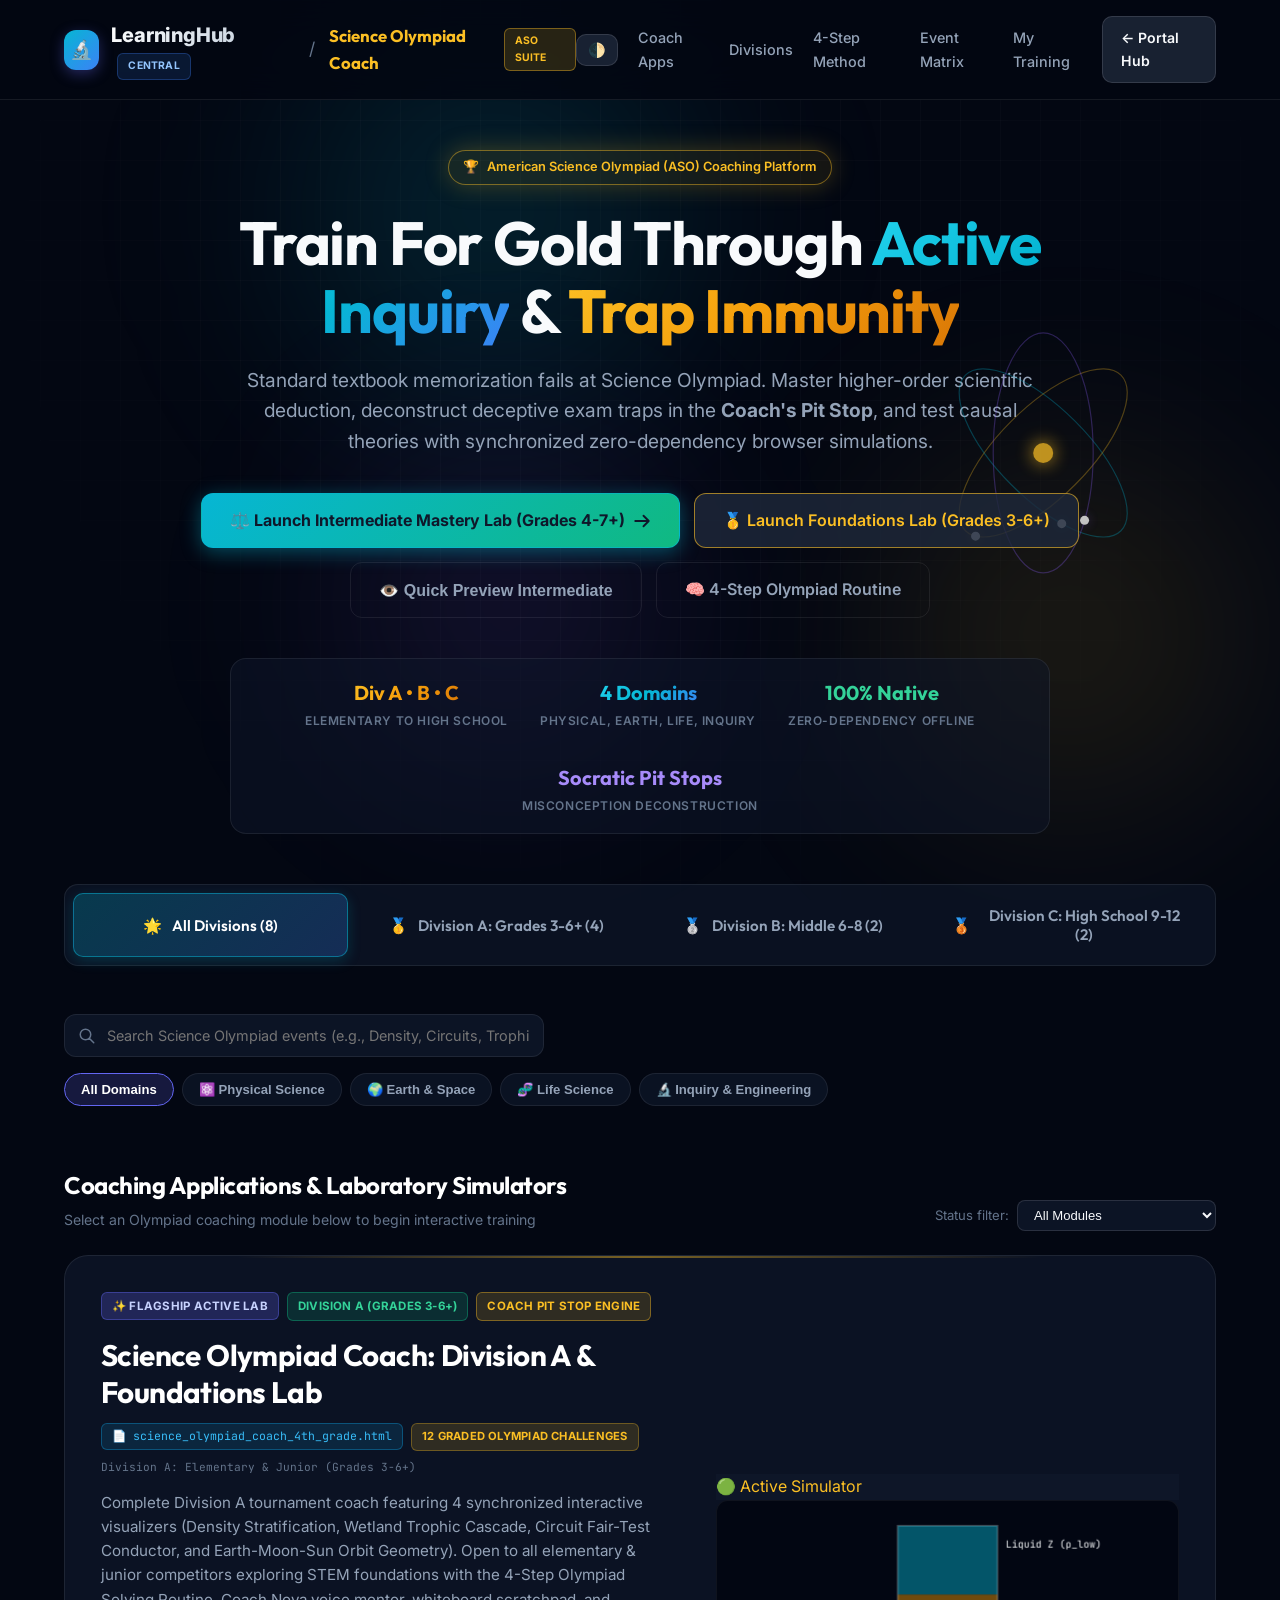
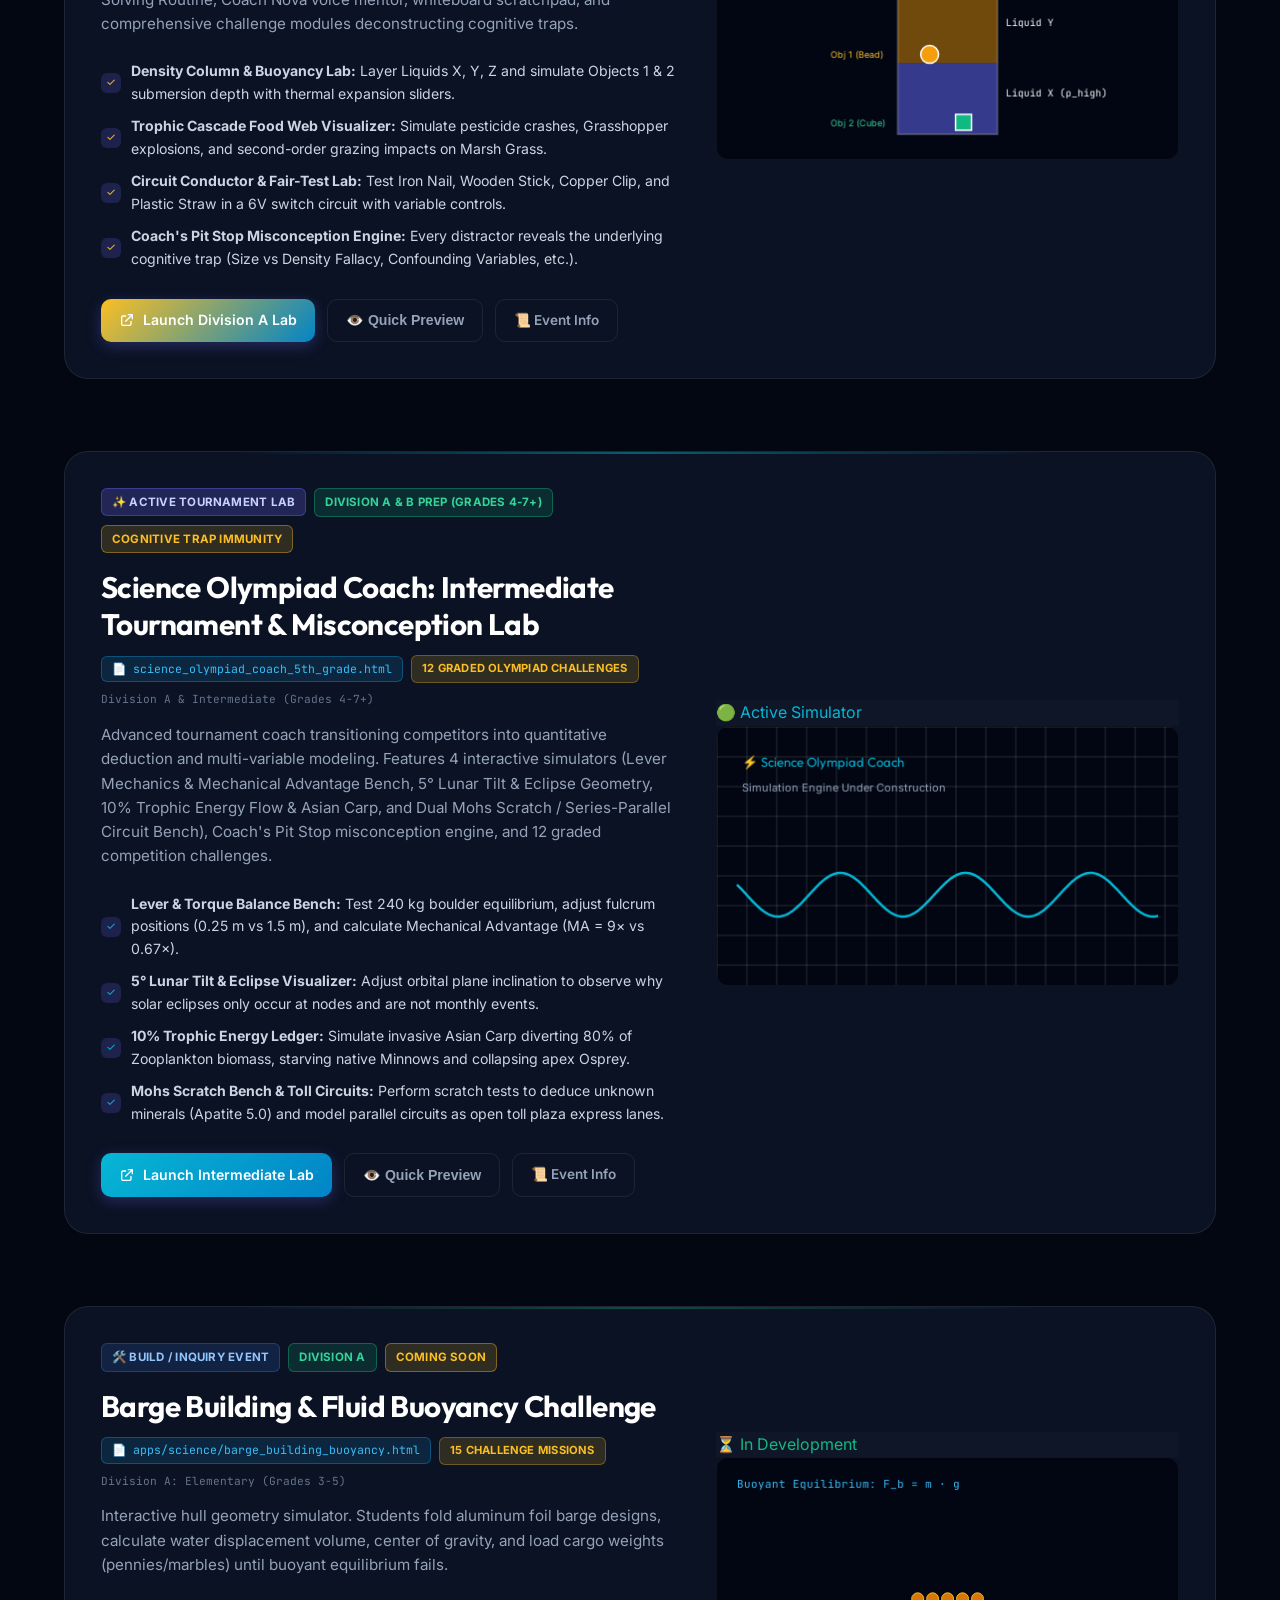
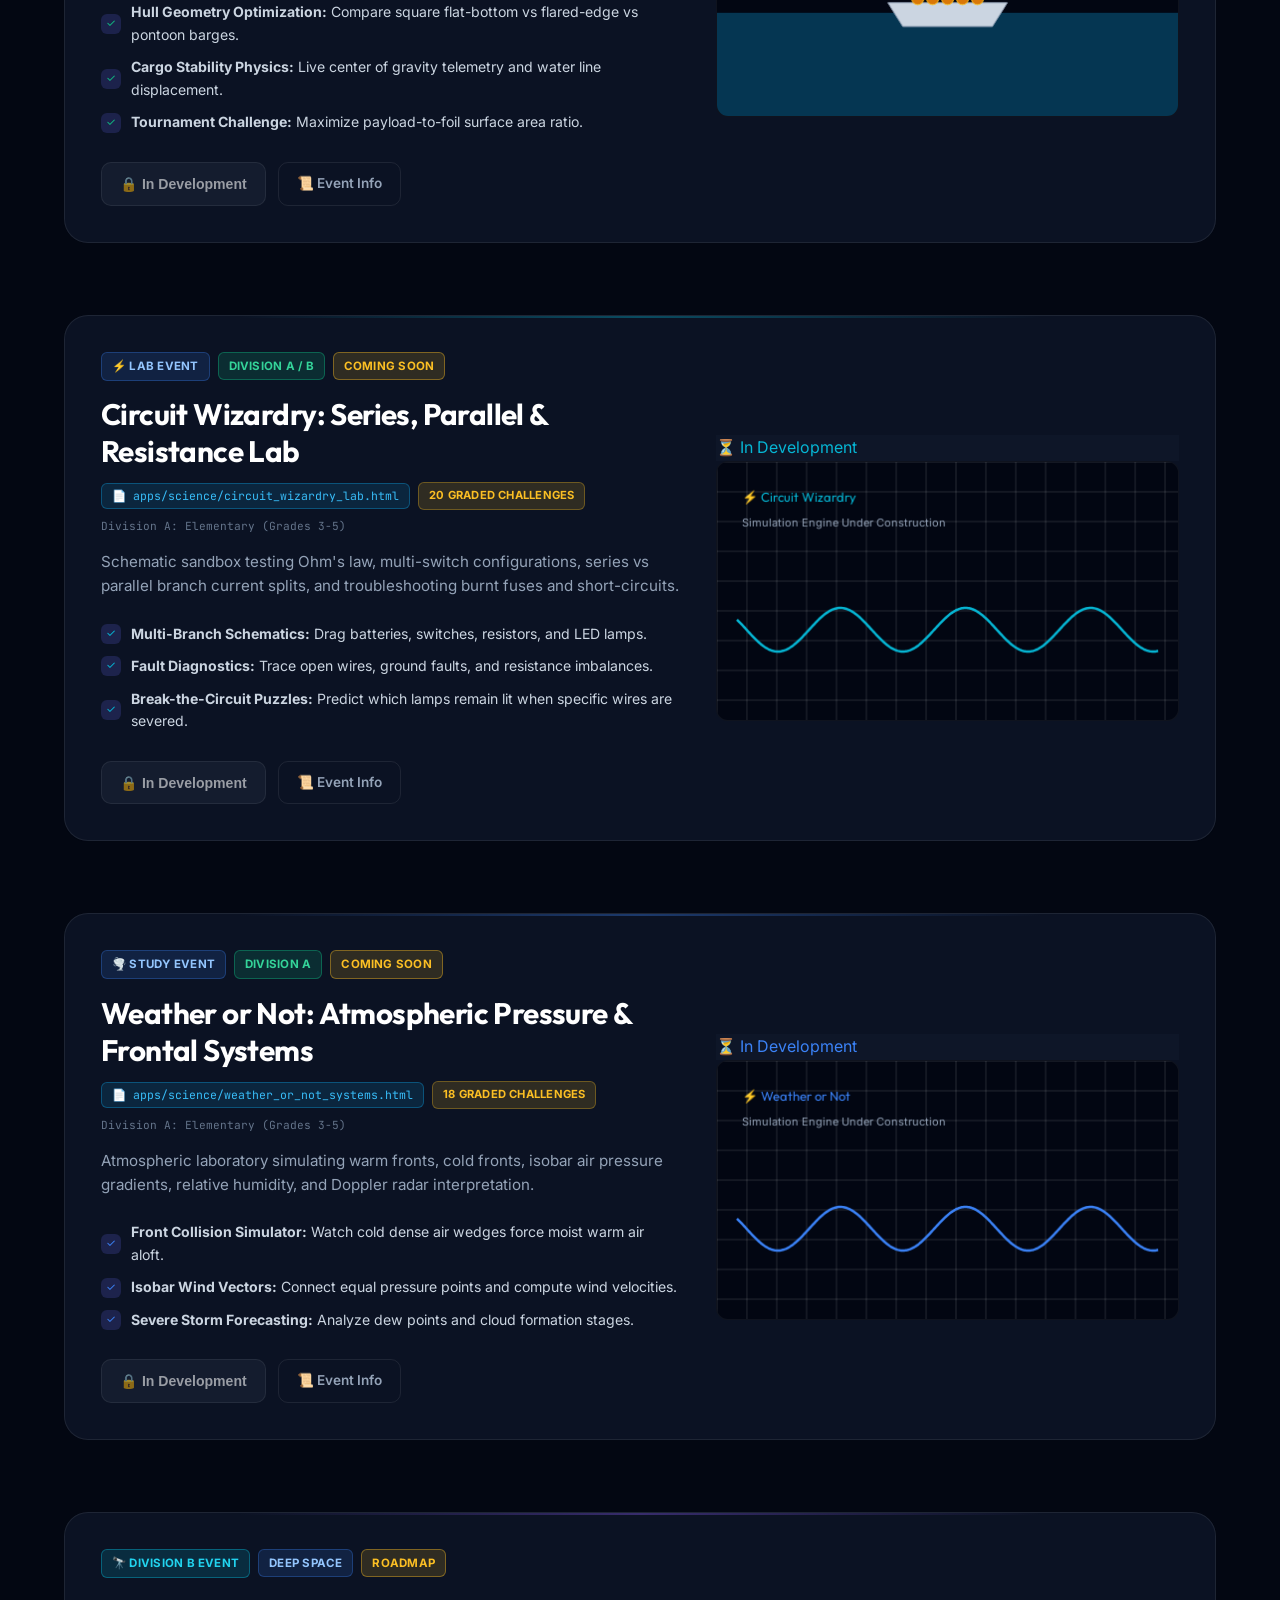
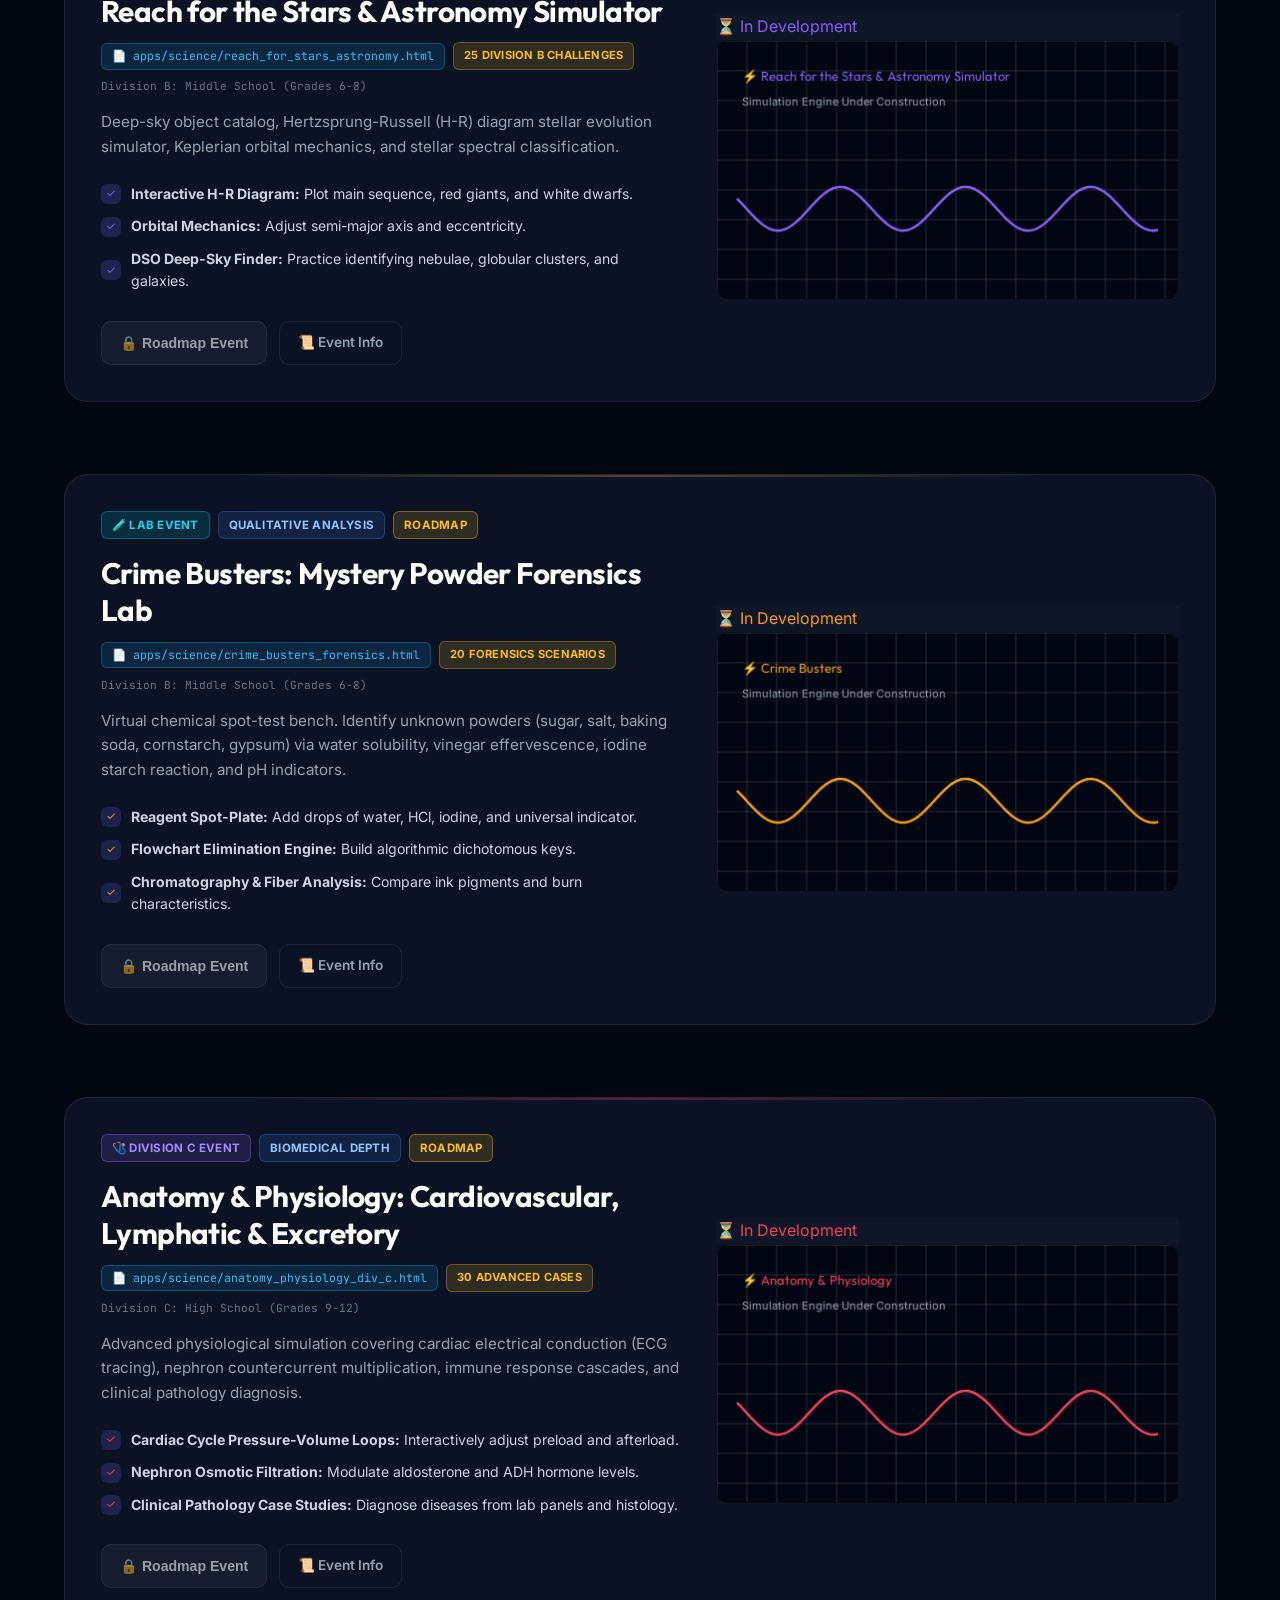
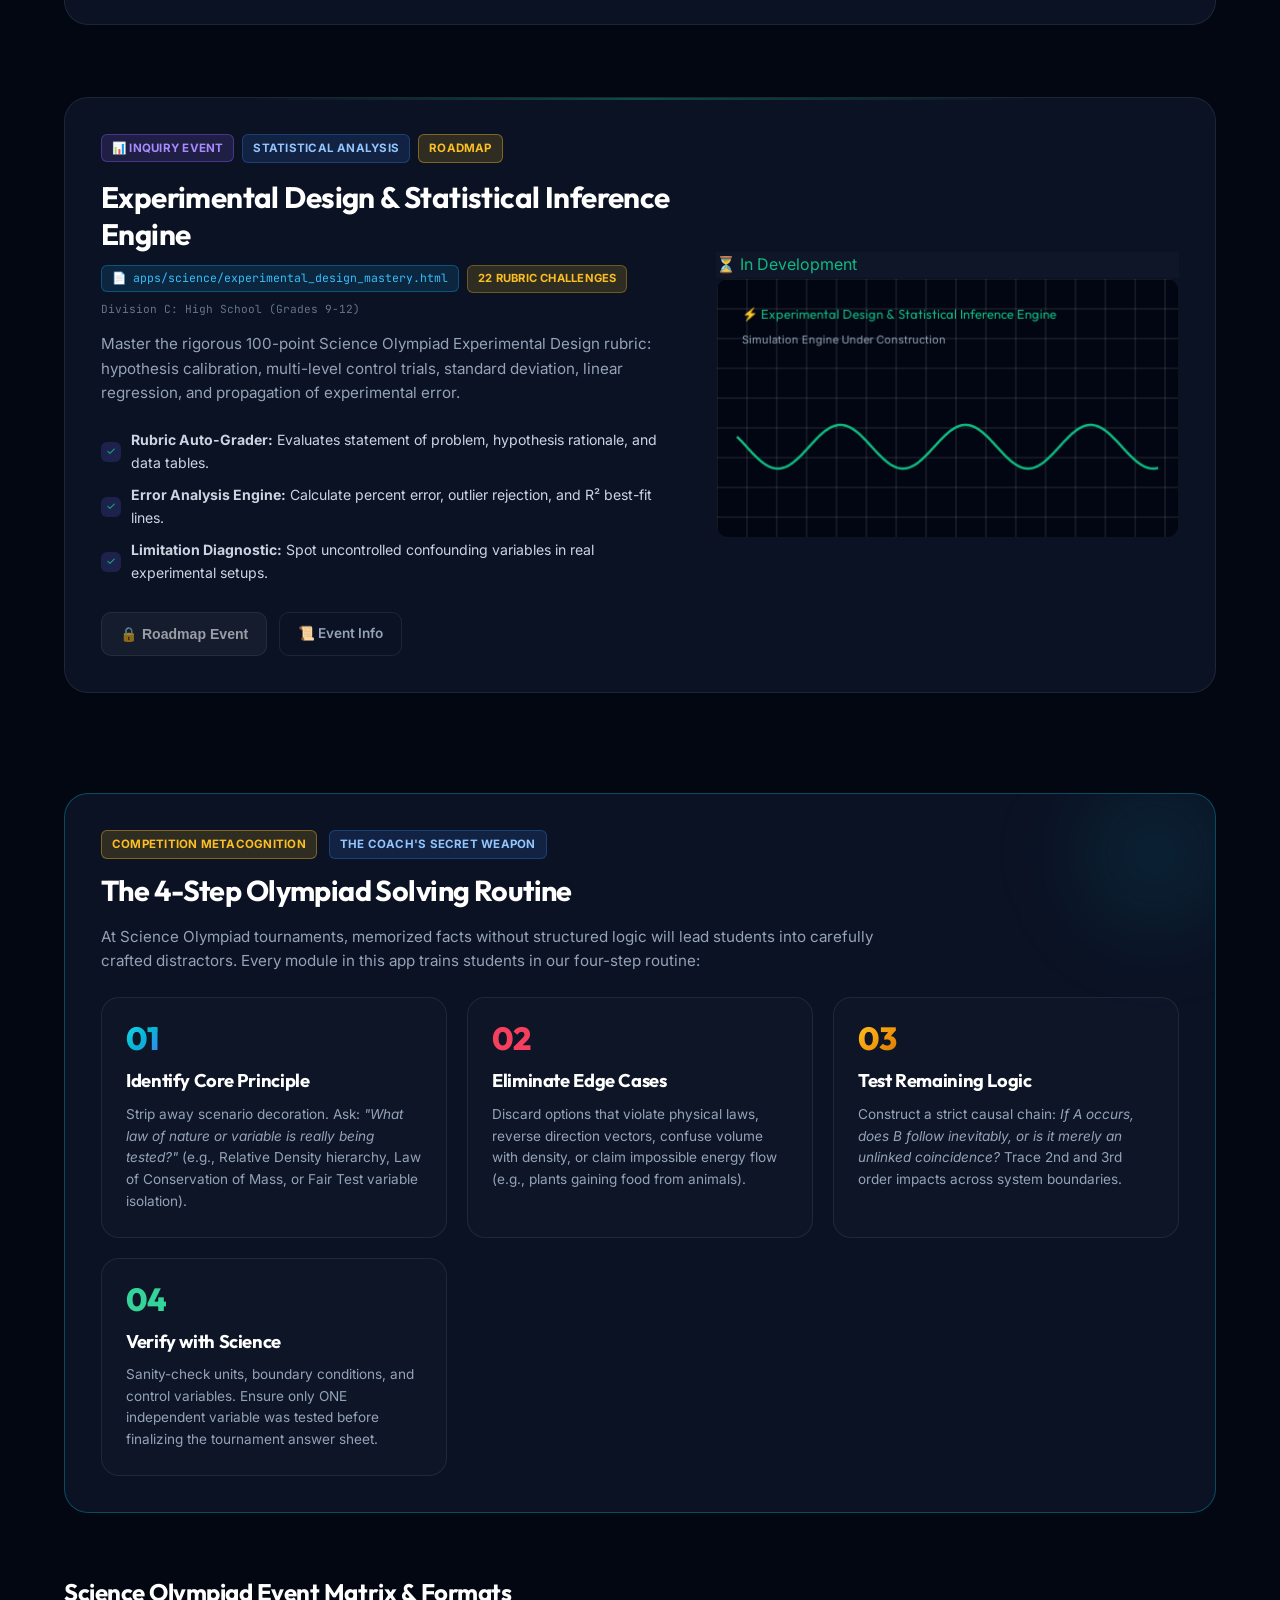
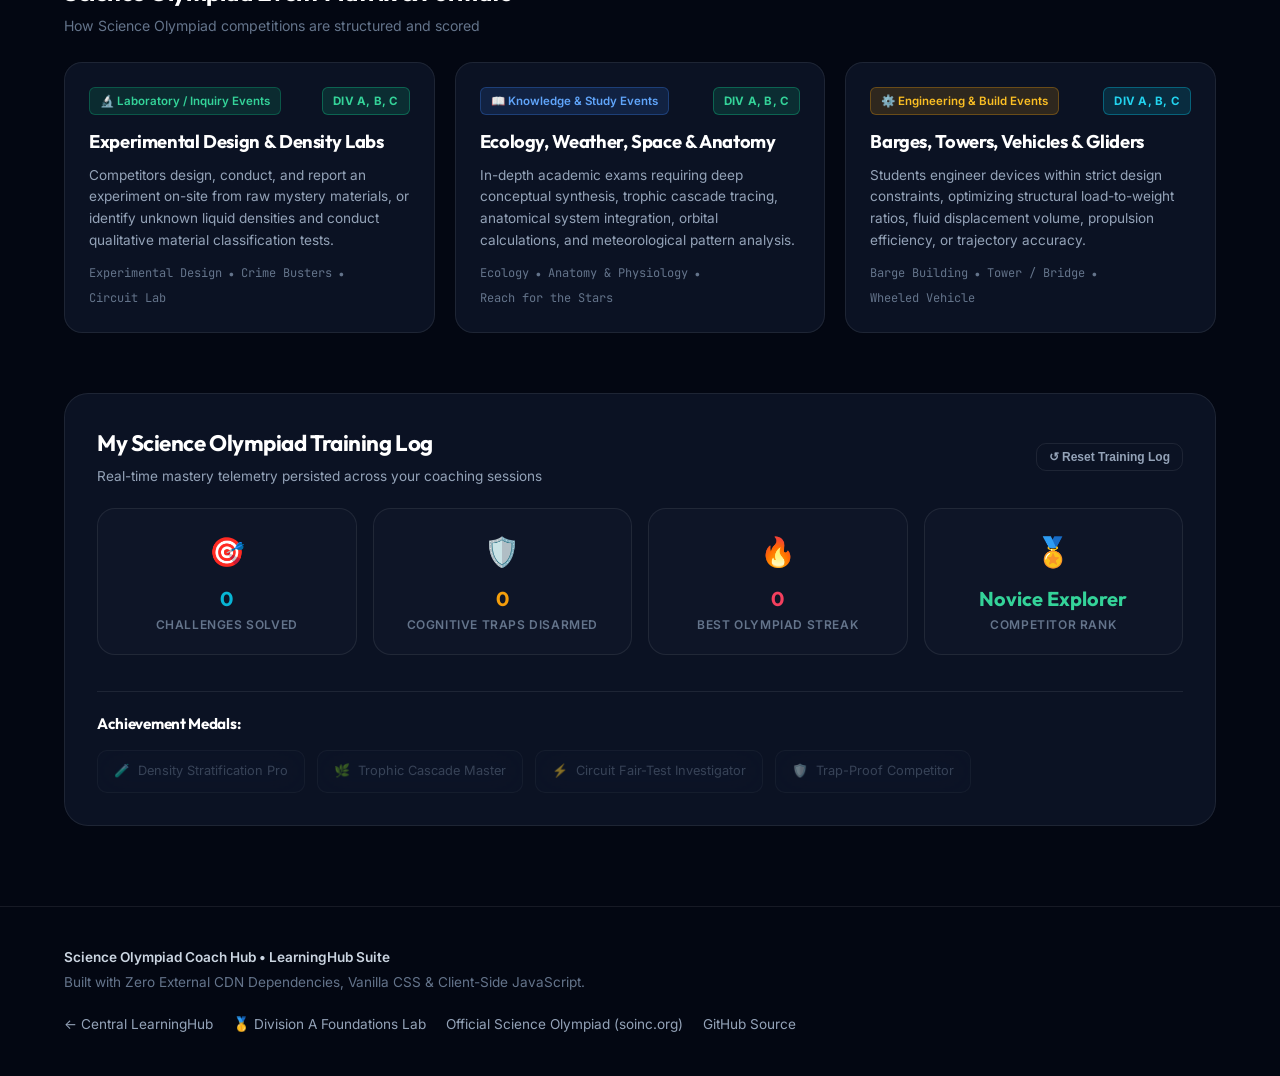
<file: apps/science/index.html>
<!DOCTYPE html>
<html lang="en">
<head>
  <meta charset="UTF-8" />
  <meta name="viewport" content="width=device-width, initial-scale=1.0" />
  <title>Science Olympiad Coach | Tournament Preparation & Interactive STEM Labs</title>
  <meta name="description" content="Scalable coaching hub and interactive lab suite for Science Olympiad competitors (Division A Elementary, Division B Middle, Division C High School). Master complex scientific inquiry, deconstruct tricky exam traps, and simulate physical phenomena." />
  
  <!-- Typography & Fonts -->
  <link rel="preconnect" href="https://fonts.googleapis.com">
  <link rel="preconnect" href="https://fonts.gstatic.com" crossorigin>
  <link href="https://fonts.googleapis.com/css2?family=Inter:wght@400;500;600;700;800&family=JetBrains+Mono:wght@500;700&family=Outfit:wght@600;700;800;900&display=swap" rel="stylesheet">
  
  <!-- Portal Stylesheet -->
  <link rel="stylesheet" href="../../assets/css/portal.css" />

  <style>
    :root {
      --color-gold: #fbbf24;
      --color-gold-glow: rgba(251, 191, 36, 0.35);
      --color-science-cyan: #06b6d4;
      --color-science-blue: #3b82f6;
      --color-science-emerald: #10b981;
      --color-science-purple: #8b5cf6;
      --color-science-amber: #f59e0b;
      --color-science-rose: #f43f5e;
    }

    .olympiad-gold-text {
      background: linear-gradient(135deg, #fbbf24 0%, #f59e0b 50%, #d97706 100%);
      -webkit-background-clip: text;
      -webkit-text-fill-color: transparent;
    }

    .olympiad-cyan-text {
      background: linear-gradient(135deg, #22d3ee 0%, #06b6d4 50%, #3b82f6 100%);
      -webkit-background-clip: text;
      -webkit-text-fill-color: transparent;
    }

    .badge-olympiad-gold {
      background: rgba(251, 191, 36, 0.15);
      color: #fbbf24;
      border: 1px solid rgba(251, 191, 36, 0.4);
    }

    .badge-division-a {
      background: rgba(16, 185, 129, 0.16);
      color: #34d399;
      border: 1px solid rgba(16, 185, 129, 0.4);
    }

    .badge-division-b {
      background: rgba(6, 182, 212, 0.16);
      color: #22d3ee;
      border: 1px solid rgba(6, 182, 212, 0.4);
    }

    .badge-division-c {
      background: rgba(139, 92, 246, 0.16);
      color: #a78bfa;
      border: 1px solid rgba(139, 92, 246, 0.4);
    }

    /* Ambient Atom Particle Canvas */
    #ambientAtomCanvas {
      position: absolute;
      top: 0;
      left: 0;
      width: 100%;
      height: 100%;
      pointer-events: none;
      z-index: 1;
      opacity: 0.75;
    }

    /* Routine Steps Grid */
    .routine-grid {
      display: grid;
      grid-template-columns: repeat(auto-fit, minmax(260px, 1fr));
      gap: 20px;
      margin-top: 24px;
    }

    .routine-card {
      background: rgba(15, 23, 42, 0.7);
      border: 1px solid rgba(255, 255, 255, 0.08);
      border-radius: var(--radius-lg);
      padding: 24px;
      position: relative;
      overflow: hidden;
      transition: transform 0.25s ease, border-color 0.25s ease, box-shadow 0.25s ease;
    }

    .routine-card:hover {
      transform: translateY(-4px);
      border-color: rgba(6, 182, 212, 0.45);
      box-shadow: 0 12px 28px -8px rgba(6, 182, 212, 0.25);
    }

    .routine-number {
      font-size: 2rem;
      font-weight: 800;
      font-family: 'Outfit', sans-serif;
      line-height: 1;
      margin-bottom: 12px;
      display: inline-block;
    }

    /* Division Selector Bar */
    .division-nav-bar {
      display: flex;
      gap: 12px;
      flex-wrap: wrap;
      margin-bottom: 24px;
      padding: 8px;
      background: rgba(15, 23, 42, 0.65);
      border: 1px solid rgba(255, 255, 255, 0.08);
      border-radius: 14px;
    }

    .division-pill {
      flex: 1;
      min-width: 160px;
      padding: 12px 18px;
      background: transparent;
      border: 1px solid transparent;
      border-radius: 10px;
      color: var(--text-secondary);
      font-family: 'Outfit', sans-serif;
      font-size: 0.95rem;
      font-weight: 600;
      cursor: pointer;
      display: flex;
      align-items: center;
      justify-content: center;
      gap: 10px;
      transition: all 0.2s cubic-bezier(0.16, 1, 0.3, 1);
    }

    .division-pill:hover {
      background: rgba(255, 255, 255, 0.04);
      color: var(--text-primary);
    }

    .division-pill.active {
      background: linear-gradient(135deg, rgba(6, 182, 212, 0.25), rgba(59, 130, 246, 0.25));
      border-color: rgba(6, 182, 212, 0.5);
      color: #ffffff;
      box-shadow: 0 4px 14px rgba(6, 182, 212, 0.2);
    }

    /* Training Dashboard HUD */
    .training-stats-grid {
      display: grid;
      grid-template-columns: repeat(auto-fit, minmax(200px, 1fr));
      gap: 16px;
      margin-bottom: 36px;
    }

    .training-stat-box {
      background: rgba(15, 23, 42, 0.8);
      border: 1px solid rgba(255, 255, 255, 0.08);
      border-radius: var(--radius-lg);
      padding: 20px;
      text-align: center;
      position: relative;
    }

    .stat-hero-icon {
      font-size: 1.8rem;
      margin-bottom: 8px;
    }

    /* Event Matrix Pill Tags */
    .event-tag {
      font-size: 0.72rem;
      font-weight: 600;
      padding: 4px 10px;
      border-radius: 6px;
      display: inline-flex;
      align-items: center;
      gap: 5px;
    }

    .event-tag-study {
      background: rgba(59, 130, 246, 0.15);
      color: #60a5fa;
      border: 1px solid rgba(59, 130, 246, 0.3);
    }

    .event-tag-build {
      background: rgba(245, 158, 11, 0.15);
      color: #fbbf24;
      border: 1px solid rgba(245, 158, 11, 0.3);
    }

    .event-tag-lab {
      background: rgba(16, 185, 129, 0.15);
      color: #34d399;
      border: 1px solid rgba(16, 185, 129, 0.3);
    }

    /* Quick Action Badge */
    .hero-badge-glow {
      box-shadow: 0 0 25px rgba(251, 191, 36, 0.25);
    }
  </style>
</head>
<body>

  <!-- Ambient Glow Effects -->
  <div class="bg-mesh-glow" aria-hidden="true">
    <div class="glow-orb-1" style="background: radial-gradient(circle, rgba(6, 182, 212, 0.18) 0%, rgba(6, 182, 212, 0) 70%);"></div>
    <div class="glow-orb-2" style="background: radial-gradient(circle, rgba(251, 191, 36, 0.14) 0%, rgba(251, 191, 36, 0) 70%);"></div>
    <div class="glow-orb-3" style="background: radial-gradient(circle, rgba(139, 92, 246, 0.15) 0%, rgba(139, 92, 246, 0) 70%);"></div>
    <div class="grid-overlay"></div>
  </div>

  <!-- Navigation Bar -->
  <header class="navbar glass-nav">
    <div class="container nav-content">
      <div style="display: flex; align-items: center; gap: 14px;">
        <a href="../../index.html" class="logo-group" id="navPortalBack" title="Back to Central LearningHub">
          <div class="logo-icon" style="background: linear-gradient(135deg, #06b6d4, #3b82f6);">🔬</div>
          <div>
            <span class="logo-text">LearningHub</span>
            <span class="badge badge-standard" style="margin-left: 6px; font-size: 0.65rem;">Central</span>
          </div>
        </a>
        <span style="color: var(--text-muted); font-size: 1.1rem;">/</span>
        <div style="display: flex; align-items: center; gap: 8px;">
          <span style="font-family: 'Outfit', sans-serif; font-weight: 700; color: #fbbf24; font-size: 1.05rem;">Science Olympiad Coach</span>
          <span class="badge badge-olympiad-gold" style="font-size: 0.65rem;">ASO Suite</span>
        </div>
      </div>

      <nav class="nav-links">
        <button type="button" class="btn btn-secondary" id="themeToggleBtn" title="Toggle Light/Dark Theme" style="padding: 7px 11px;">
          <span>🌓</span>
        </button>
        <a href="#apps-section" class="nav-link" id="navAppsLink">Coach Apps</a>
        <a href="#divisions-section" class="nav-link" id="navDivisionsLink">Divisions</a>
        <a href="#routine-section" class="nav-link" id="navRoutineLink">4-Step Method</a>
        <a href="#matrix-section" class="nav-link" id="navMatrixLink">Event Matrix</a>
        <a href="#dashboard-section" class="nav-link" id="navDashboardLink">My Training</a>
        <a href="../../index.html" class="btn btn-secondary" id="navHubReturnBtn">
          <span>← Portal Hub</span>
        </a>
      </nav>
    </div>
  </header>

  <!-- Main Container -->
  <main class="container">

    <!-- Hero Section -->
    <section class="hero-section" id="hero-section" style="position: relative; padding-top: 50px; padding-bottom: 50px;">
      <canvas id="ambientAtomCanvas"></canvas>

      <div class="hero-pill hero-badge-glow" style="border-color: rgba(251, 191, 36, 0.45); background: rgba(251, 191, 36, 0.08);">
        <span>🏆</span>
        <span style="color: #fbbf24; font-weight: 600;">American Science Olympiad (ASO) Coaching Platform</span>
      </div>

      <h1 class="hero-title" style="max-width: 900px; margin-left: auto; margin-right: auto;">
        Train For Gold Through <span class="olympiad-cyan-text">Active Inquiry</span> & <span class="olympiad-gold-text">Trap Immunity</span>
      </h1>

      <p class="hero-subtitle" style="max-width: 820px;">
        Standard textbook memorization fails at Science Olympiad. Master higher-order scientific deduction, deconstruct deceptive exam traps in the <strong>Coach's Pit Stop</strong>, and test causal theories with synchronized zero-dependency browser simulations.
      </p>

      <div class="card-actions" style="justify-content: center; margin-bottom: 28px; flex-wrap: wrap; gap: 14px; position: relative; z-index: 2;">
        <a href="science_olympiad_coach_5th_grade.html" class="btn btn-primary btn-lg" id="heroLaunch5thGradeAppBtn" style="background: linear-gradient(135deg, #06b6d4, #10b981); color: #0f172a; font-weight: 700; border: 1px solid rgba(6, 182, 212, 0.6); box-shadow: 0 4px 20px rgba(6, 182, 212, 0.4);">
          <span>⚖️ Launch Intermediate Mastery Lab (Grades 4-7+)</span>
          <svg width="18" height="18" fill="none" stroke="currentColor" viewBox="0 0 24 24"><path stroke-linecap="round" stroke-linejoin="round" stroke-width="2.5" d="M14 5l7 7m0 0l-7 7m7-7H3"></path></svg>
        </a>

        <a href="science_olympiad_coach_4th_grade.html" class="btn btn-secondary btn-lg" id="heroLaunch4thGradeAppBtn" style="border-color: rgba(251, 191, 36, 0.6); color: #fbbf24;">
          <span>🥇 Launch Foundations Lab (Grades 3-6+)</span>
        </a>

        <button type="button" class="btn btn-outline btn-lg open-modal-btn" data-url="science_olympiad_coach_5th_grade.html" data-title="Science Olympiad Coach: Division A &amp; Intermediate Mastery Lab" id="heroPreview5thGradeAppBtn">
          <span>👁️ Quick Preview Intermediate</span>
        </button>

        <a href="#routine-section" class="btn btn-outline btn-lg" id="heroRoutineJumpBtn">
          <span>🧠 4-Step Olympiad Routine</span>
        </a>
      </div>

      <!-- Quick Metrics Bar -->
      <div class="stats-bar" style="position: relative; z-index: 2;">
        <div class="stat-item">
          <span class="stat-num olympiad-gold-text">Div A • B • C</span>
          <span class="stat-label">Elementary to High School</span>
        </div>
        <div class="stat-item">
          <span class="stat-num olympiad-cyan-text">4 Domains</span>
          <span class="stat-label">Physical, Earth, Life, Inquiry</span>
        </div>
        <div class="stat-item">
          <span class="stat-num mono" style="color: #34d399;">100% Native</span>
          <span class="stat-label">Zero-Dependency Offline</span>
        </div>
        <div class="stat-item">
          <span class="stat-num" style="color: #a78bfa;">Socratic Pit Stops</span>
          <span class="stat-label">Misconception Deconstruction</span>
        </div>
      </div>
    </section>

    <!-- Division Navigation Tabs -->
    <section id="divisions-section" style="margin-bottom: 24px;">
      <div class="division-nav-bar" role="tablist">
        <button class="division-pill active" data-division="all" id="divPillAll">
          <span>🌟</span>
          <span>All Divisions (<span id="countAllDiv">8</span>)</span>
        </button>
        <button class="division-pill" data-division="A" id="divPillA">
          <span>🥇</span>
          <span>Division A: Grades 3-6+ (<span id="countDivA">4</span>)</span>
        </button>
        <button class="division-pill" data-division="B" id="divPillB">
          <span>🥈</span>
          <span>Division B: Middle 6-8 (<span id="countDivB">2</span>)</span>
        </button>
        <button class="division-pill" data-division="C" id="divPillC">
          <span>🥉</span>
          <span>Division C: High School 9-12 (<span id="countDivC">2</span>)</span>
        </button>
      </div>
    </section>

    <!-- Search & Filter Controls -->
    <section class="filter-container" id="filter-section">
      <div class="search-box-wrapper">
        <svg class="search-icon" fill="none" stroke="currentColor" viewBox="0 0 24 24">
          <path stroke-linecap="round" stroke-linejoin="round" stroke-width="2" d="M21 21l-6-6m2-5a7 7 0 11-14 0 7 7 0 0114 0z"></path>
        </svg>
        <input type="text" id="appSearchInput" class="search-input" placeholder="Search Science Olympiad events (e.g., Density, Circuits, Trophic, Astronomy, Variables)..." aria-label="Search apps" />
      </div>

      <div class="filter-pills" role="tablist">
        <button class="filter-pill active" data-domain="all" id="pillDomainAll">All Domains</button>
        <button class="filter-pill" data-domain="physical" id="pillDomainPhysical">⚛️ Physical Science</button>
        <button class="filter-pill" data-domain="earth" id="pillDomainEarth">🌍 Earth & Space</button>
        <button class="filter-pill" data-domain="life" id="pillDomainLife">🧬 Life Science</button>
        <button class="filter-pill" data-domain="inquiry" id="pillDomainInquiry">🔬 Inquiry & Engineering</button>
      </div>
    </section>

    <!-- Dynamic Olympiad Apps Grid -->
    <section id="apps-section" style="margin-bottom: 60px;">
      <div class="section-header">
        <div>
          <h2 class="section-title">Coaching Applications & Laboratory Simulators</h2>
          <p class="section-subtitle">Select an Olympiad coaching module below to begin interactive training</p>
        </div>
        <div style="display: flex; gap: 8px; align-items: center;">
          <span style="font-size: 0.82rem; color: var(--text-muted);">Status filter:</span>
          <select id="statusFilterSelect" style="background: rgba(15, 23, 42, 0.85); border: 1px solid rgba(255, 255, 255, 0.12); color: var(--text-primary); padding: 6px 12px; border-radius: 8px; font-size: 0.82rem;">
            <option value="all">All Modules</option>
            <option value="active">Active & Playable Only</option>
            <option value="roadmap">Roadmap & Coming Soon</option>
          </select>
        </div>
      </div>

      <!-- App Cards Container (Rendered Scalably by JavaScript Registry) -->
      <div id="olympiadAppsContainer" style="display: flex; flex-direction: column; gap: 32px;">
        <!-- Injected via JavaScript from OLYMPIAD_REGISTRY -->
      </div>
    </section>

    <!-- 4-Step Olympiad Solving Routine Section -->
    <section id="routine-section" style="margin-bottom: 60px;">
      <div class="glass-panel" style="padding: 36px; border-radius: var(--radius-xl); border-color: rgba(6, 182, 212, 0.35); position: relative; overflow: hidden;">
        <div style="position: absolute; top: -50px; right: -50px; width: 220px; height: 220px; border-radius: 50%; background: radial-gradient(circle, rgba(6, 182, 212, 0.15) 0%, transparent 70%); filter: blur(40px);"></div>
        
        <div style="display: flex; align-items: center; gap: 12px; margin-bottom: 8px;">
          <span class="badge badge-olympiad-gold">Competition Metacognition</span>
          <span class="badge badge-standard">The Coach's Secret Weapon</span>
        </div>

        <h2 style="font-size: 1.8rem; color: #fff; margin-bottom: 12px;">The 4-Step Olympiad Solving Routine</h2>
        <p style="color: var(--text-secondary); max-width: 820px; font-size: 0.95rem; line-height: 1.6;">
          At Science Olympiad tournaments, memorized facts without structured logic will lead students into carefully crafted distractors. Every module in this app trains students in our four-step routine:
        </p>

        <div class="routine-grid">
          <div class="routine-card">
            <span class="routine-number olympiad-cyan-text">01</span>
            <h3 style="font-size: 1.15rem; color: #fff; margin-bottom: 8px;">Identify Core Principle</h3>
            <p style="font-size: 0.85rem; color: var(--text-secondary); line-height: 1.6;">
              Strip away scenario decoration. Ask: <em>"What law of nature or variable is really being tested?"</em> (e.g., Relative Density hierarchy, Law of Conservation of Mass, or Fair Test variable isolation).
            </p>
          </div>

          <div class="routine-card">
            <span class="routine-number" style="color: #f43f5e;">02</span>
            <h3 style="font-size: 1.15rem; color: #fff; margin-bottom: 8px;">Eliminate Edge Cases</h3>
            <p style="font-size: 0.85rem; color: var(--text-secondary); line-height: 1.6;">
              Discard options that violate physical laws, reverse direction vectors, confuse volume with density, or claim impossible energy flow (e.g., plants gaining food from animals).
            </p>
          </div>

          <div class="routine-card">
            <span class="routine-number olympiad-gold-text">03</span>
            <h3 style="font-size: 1.15rem; color: #fff; margin-bottom: 8px;">Test Remaining Logic</h3>
            <p style="font-size: 0.85rem; color: var(--text-secondary); line-height: 1.6;">
              Construct a strict causal chain: <em>If A occurs, does B follow inevitably, or is it merely an unlinked coincidence?</em> Trace 2nd and 3rd order impacts across system boundaries.
            </p>
          </div>

          <div class="routine-card">
            <span class="routine-number" style="color: #34d399;">04</span>
            <h3 style="font-size: 1.15rem; color: #fff; margin-bottom: 8px;">Verify with Science</h3>
            <p style="font-size: 0.85rem; color: var(--text-secondary); line-height: 1.6;">
              Sanity-check units, boundary conditions, and control variables. Ensure only ONE independent variable was tested before finalizing the tournament answer sheet.
            </p>
          </div>
        </div>
      </div>
    </section>

    <!-- Olympiad Event Matrix Section -->
    <section id="matrix-section" style="margin-bottom: 60px;">
      <div class="section-header">
        <div>
          <h2 class="section-title">Science Olympiad Event Matrix & Formats</h2>
          <p class="section-subtitle">How Science Olympiad competitions are structured and scored</p>
        </div>
      </div>

      <div class="roadmap-grid">
        <div class="glass-panel" style="padding: 24px; border-radius: var(--radius-lg);">
          <div style="display: flex; align-items: center; justify-content: space-between; margin-bottom: 12px;">
            <span class="event-tag event-tag-lab">🔬 Laboratory / Inquiry Events</span>
            <span class="badge badge-division-a">Div A, B, C</span>
          </div>
          <h3 style="font-size: 1.15rem; color: #fff; margin-bottom: 8px;">Experimental Design & Density Labs</h3>
          <p style="font-size: 0.85rem; color: var(--text-secondary); line-height: 1.6; margin-bottom: 12px;">
            Competitors design, conduct, and report an experiment on-site from raw mystery materials, or identify unknown liquid densities and conduct qualitative material classification tests.
          </p>
          <div style="font-size: 0.75rem; color: var(--text-muted); display: flex; flex-wrap: wrap; gap: 6px;">
            <span class="mono">Experimental Design</span> • <span class="mono">Crime Busters</span> • <span class="mono">Circuit Lab</span>
          </div>
        </div>

        <div class="glass-panel" style="padding: 24px; border-radius: var(--radius-lg);">
          <div style="display: flex; align-items: center; justify-content: space-between; margin-bottom: 12px;">
            <span class="event-tag event-tag-study">📖 Knowledge & Study Events</span>
            <span class="badge badge-division-a">Div A, B, C</span>
          </div>
          <h3 style="font-size: 1.15rem; color: #fff; margin-bottom: 8px;">Ecology, Weather, Space & Anatomy</h3>
          <p style="font-size: 0.85rem; color: var(--text-secondary); line-height: 1.6; margin-bottom: 12px;">
            In-depth academic exams requiring deep conceptual synthesis, trophic cascade tracing, anatomical system integration, orbital calculations, and meteorological pattern analysis.
          </p>
          <div style="font-size: 0.75rem; color: var(--text-muted); display: flex; flex-wrap: wrap; gap: 6px;">
            <span class="mono">Ecology</span> • <span class="mono">Anatomy & Physiology</span> • <span class="mono">Reach for the Stars</span>
          </div>
        </div>

        <div class="glass-panel" style="padding: 24px; border-radius: var(--radius-lg);">
          <div style="display: flex; align-items: center; justify-content: space-between; margin-bottom: 12px;">
            <span class="event-tag event-tag-build">⚙️ Engineering & Build Events</span>
            <span class="badge badge-division-b">Div A, B, C</span>
          </div>
          <h3 style="font-size: 1.15rem; color: #fff; margin-bottom: 8px;">Barges, Towers, Vehicles & Gliders</h3>
          <p style="font-size: 0.85rem; color: var(--text-secondary); line-height: 1.6; margin-bottom: 12px;">
            Students engineer devices within strict design constraints, optimizing structural load-to-weight ratios, fluid displacement volume, propulsion efficiency, or trajectory accuracy.
          </p>
          <div style="font-size: 0.75rem; color: var(--text-muted); display: flex; flex-wrap: wrap; gap: 6px;">
            <span class="mono">Barge Building</span> • <span class="mono">Tower / Bridge</span> • <span class="mono">Wheeled Vehicle</span>
          </div>
        </div>
      </div>
    </section>

    <!-- Personal Training Dashboard & Badges -->
    <section id="dashboard-section" style="margin-bottom: 60px;">
      <div class="glass-panel" style="padding: 32px; border-radius: var(--radius-xl);">
        <div style="display: flex; justify-content: space-between; align-items: center; margin-bottom: 20px; flex-wrap: wrap; gap: 12px;">
          <div>
            <h2 style="font-size: 1.4rem; color: #fff; margin-bottom: 4px;">My Science Olympiad Training Log</h2>
            <p style="font-size: 0.85rem; color: var(--text-secondary);">Real-time mastery telemetry persisted across your coaching sessions</p>
          </div>
          <button id="resetProgressBtn" class="btn btn-outline" style="font-size: 0.75rem; padding: 6px 12px;">
            ↺ Reset Training Log
          </button>
        </div>

        <div class="training-stats-grid">
          <div class="training-stat-box">
            <div class="stat-hero-icon">🎯</div>
            <div class="stat-num mono olympiad-cyan-text" id="statQuestionsAnswered">0</div>
            <div class="stat-label">Challenges Solved</div>
          </div>
          <div class="training-stat-box">
            <div class="stat-hero-icon">🛡️</div>
            <div class="stat-num mono olympiad-gold-text" id="statTrapsDebunked">0</div>
            <div class="stat-label">Cognitive Traps Disarmed</div>
          </div>
          <div class="training-stat-box">
            <div class="stat-hero-icon">🔥</div>
            <div class="stat-num mono" style="color: #f43f5e;" id="statBestStreak">0</div>
            <div class="stat-label">Best Olympiad Streak</div>
          </div>
          <div class="training-stat-box">
            <div class="stat-hero-icon">🏅</div>
            <div class="stat-num mono" style="color: #34d399;" id="statMasteryLevel">Novice</div>
            <div class="stat-label">Competitor Rank</div>
          </div>
        </div>

        <div style="border-top: 1px solid rgba(255, 255, 255, 0.08); padding-top: 20px;">
          <h4 style="font-size: 0.95rem; color: #fff; margin-bottom: 14px;">Achievement Medals:</h4>
          <div id="trophyCase" style="display: flex; flex-wrap: wrap; gap: 12px;">
            <div class="glass-panel" style="padding: 10px 16px; border-radius: 10px; display: flex; align-items: center; gap: 8px; font-size: 0.8rem; color: var(--text-muted); opacity: 0.5;" id="badgeDensity">
              <span>🧪</span> <span>Density Stratification Pro</span>
            </div>
            <div class="glass-panel" style="padding: 10px 16px; border-radius: 10px; display: flex; align-items: center; gap: 8px; font-size: 0.8rem; color: var(--text-muted); opacity: 0.5;" id="badgeTrophic">
              <span>🌿</span> <span>Trophic Cascade Master</span>
            </div>
            <div class="glass-panel" style="padding: 10px 16px; border-radius: 10px; display: flex; align-items: center; gap: 8px; font-size: 0.8rem; color: var(--text-muted); opacity: 0.5;" id="badgeCircuit">
              <span>⚡</span> <span>Circuit Fair-Test Investigator</span>
            </div>
            <div class="glass-panel" style="padding: 10px 16px; border-radius: 10px; display: flex; align-items: center; gap: 8px; font-size: 0.8rem; color: var(--text-muted); opacity: 0.5;" id="badgeTrapProof">
              <span>🛡️</span> <span>Trap-Proof Competitor</span>
            </div>
          </div>
        </div>
      </div>
    </section>

  </main>

  <!-- Embedded Modal Runner -->
  <div class="modal-overlay" id="labModal" role="dialog" aria-modal="true" aria-labelledby="modalLabTitle">
    <div class="modal-window">
      <div class="modal-bar">
        <div class="modal-actions">
          <span class="badge badge-olympiad-gold">ASO Embedded Runner</span>
          <span id="modalLabTitle" style="font-weight: 700; color: #fff; font-size: 0.95rem;">Lab Title</span>
        </div>
        <div class="modal-actions">
          <button id="reloadModalBtn" class="btn btn-outline" style="padding: 6px 12px; font-size: 0.8rem;" title="Reload Lab">↻ Reload</button>
          <a id="newTabModalBtn" href="#" target="_blank" rel="noopener noreferrer" class="btn btn-secondary" style="padding: 6px 12px; font-size: 0.8rem;">↗ Open in Tab</a>
          <button id="closeModalBtn" class="btn btn-outline" style="padding: 6px 12px; font-size: 0.8rem;" title="Close Modal">✕ Close</button>
        </div>
      </div>
      <iframe id="labIframe" class="modal-iframe" title="Interactive Science Olympiad Lab Preview" src="about:blank"></iframe>
    </div>
  </div>

  <!-- Custom In-App Toast Notification (Zero Browser Alert Popups) -->
  <div id="customToast" class="fixed-toast" style="position: fixed; top: 20px; left: 50%; transform: translateX(-50%) translateY(-24px); z-index: 99999; max-width: 520px; width: 90%; transition: all 0.3s cubic-bezier(0.16, 1, 0.3, 1); pointer-events: none; opacity: 0;">
    <div class="glass-panel" style="padding: 16px 20px; border-radius: 16px; border: 1px solid rgba(251, 191, 36, 0.6); box-shadow: 0 16px 40px rgba(0, 0, 0, 0.8), 0 0 20px rgba(251, 191, 36, 0.25); display: flex; align-items: flex-start; gap: 14px; pointer-events: auto; background: rgba(15, 23, 42, 0.96);">
      <div id="toastIcon" style="width: 36px; height: 36px; border-radius: 10px; background: rgba(251, 191, 36, 0.15); border: 1px solid rgba(251, 191, 36, 0.4); display: flex; align-items: center; justify-content: center; font-size: 1.1rem; flex-shrink: 0;">
        💡
      </div>
      <div style="flex: 1; min-width: 0;">
        <h4 id="toastTitle" style="font-family: 'Outfit', sans-serif; font-size: 0.95rem; font-weight: 700; color: #fff; margin-bottom: 2px;">Notice</h4>
        <p id="toastMessage" style="font-size: 0.82rem; color: var(--text-secondary); line-height: 1.5; margin: 0;"></p>
      </div>
      <button id="toastCloseBtn" style="background: none; border: none; color: var(--text-muted); font-size: 1rem; cursor: pointer; padding: 2px 6px;" title="Dismiss">
        ✕
      </button>
    </div>
  </div>

  <!-- Custom In-App Confirm Modal (Zero Browser Confirm Popups) -->
  <div id="customConfirmModal" class="modal-overlay" style="z-index: 99999;">
    <div class="glass-panel" style="max-width: 460px; width: 90%; padding: 28px; border-radius: 20px; border: 1px solid rgba(244, 63, 94, 0.5); box-shadow: 0 20px 50px rgba(0,0,0,0.8); background: #0f172a; text-align: center;">
      <div style="width: 50px; height: 50px; border-radius: 14px; background: rgba(244, 63, 94, 0.15); border: 1px solid rgba(244, 63, 94, 0.4); display: flex; align-items: center; justify-content: center; font-size: 1.5rem; margin: 0 auto 16px;">
        ⚠️
      </div>
      <h3 id="confirmModalTitle" style="font-family: 'Outfit', sans-serif; font-size: 1.25rem; font-weight: 700; color: #fff; margin-bottom: 8px;">Reset Training Log?</h3>
      <p id="confirmModalMessage" style="font-size: 0.85rem; color: var(--text-secondary); line-height: 1.6; margin-bottom: 24px;">
        Are you sure you want to reset your Science Olympiad training progress and earned medals? This action cannot be undone.
      </p>
      <div style="display: flex; gap: 12px; justify-content: center;">
        <button id="confirmCancelBtn" class="btn btn-secondary" style="flex: 1;">Cancel</button>
        <button id="confirmProceedBtn" class="btn btn-primary" style="flex: 1; background: linear-gradient(135deg, #f43f5e, #e11d48); border-color: #f43f5e;">Reset Log</button>
      </div>
    </div>
  </div>

  <!-- Footer -->
  <footer class="footer">
    <div class="container footer-content">
      <div>
        <p style="color: #cbd5e1; font-weight: 600; margin-bottom: 4px;">Science Olympiad Coach Hub • LearningHub Suite</p>
        <p>Built with Zero External CDN Dependencies, Vanilla CSS & Client-Side JavaScript.</p>
      </div>
      <div class="footer-links">
        <a href="../../index.html" class="footer-link">← Central LearningHub</a>
        <a href="science_olympiad_coach_4th_grade.html" class="footer-link">🥇 Division A Foundations Lab</a>
        <a href="https://www.soinc.org" target="_blank" rel="noopener noreferrer" class="footer-link">Official Science Olympiad (soinc.org)</a>
        <a href="https://github.com/jimmymj/learning" target="_blank" rel="noopener noreferrer" class="footer-link">GitHub Source</a>
      </div>
    </div>
  </footer>

  <!-- Scalable Olympiad Apps Engine & Logic -->
  <script>
    // Theme initialization & sync
    if (localStorage.getItem('app_theme') === 'light') {
      document.body.classList.add('theme-light');
    }
    document.addEventListener('DOMContentLoaded', () => {
      const btn = document.getElementById('themeToggleBtn');
      if (btn) {
        btn.onclick = () => {
          const isLight = document.body.classList.toggle('theme-light');
          localStorage.setItem('app_theme', isLight ? 'light' : 'dark');
          if (typeof showCustomToast === 'function') {
            showCustomToast(isLight ? 'Light Mode Active ☀️' : 'Dark Mode Active 🌙', 'Theme contrast synchronized across Olympiad hub.');
          }
        };
      }
    });
    
    /**
     * SCALABLE SCIENCE OLYMPIAD APP REGISTRY
     * Adding a new Science Olympiad module requires only adding a new object to this registry!
     */
    const OLYMPIAD_REGISTRY = [
      {
        id: 'so-div-a-coach',
        title: 'Science Olympiad Coach: Division A & Foundations Lab',
        division: 'A',
        divisionLabel: 'Division A: Elementary & Junior (Grades 3-6+)',
        domain: 'physical,earth,life,inquiry',
        domainLabel: 'Multi-Domain Suite (Physical • Earth/Space • Life • Inquiry)',
        gradeLabel: 'Division A (Grades 3-6+)',
        status: 'active',
        filename: 'science_olympiad_coach_4th_grade.html',
        url: 'science_olympiad_coach_4th_grade.html',
        badges: [
          { text: '✨ Flagship Active Lab', class: 'badge-featured' },
          { text: 'Division A (Grades 3-6+)', class: 'badge-division-a' },
          { text: 'Coach Pit Stop Engine', class: 'badge-olympiad-gold' }
        ],
        description: 'Complete Division A tournament coach featuring 4 synchronized interactive visualizers (Density Stratification, Wetland Trophic Cascade, Circuit Fair-Test Conductor, and Earth-Moon-Sun Orbit Geometry). Open to all elementary & junior competitors exploring STEM foundations with the 4-Step Olympiad Solving Routine, Coach Nova voice mentor, whiteboard scratchpad, and comprehensive challenge modules deconstructing cognitive traps.',
        features: [
          '<strong>Density Column & Buoyancy Lab:</strong> Layer Liquids X, Y, Z and simulate Objects 1 & 2 submersion depth with thermal expansion sliders.',
          '<strong>Trophic Cascade Food Web Visualizer:</strong> Simulate pesticide crashes, Grasshopper explosions, and second-order grazing impacts on Marsh Grass.',
          '<strong>Circuit Conductor & Fair-Test Lab:</strong> Test Iron Nail, Wooden Stick, Copper Clip, and Plastic Straw in a 6V switch circuit with variable controls.',
          '<strong>Coach\'s Pit Stop Misconception Engine:</strong> Every distractor reveals the underlying cognitive trap (Size vs Density Fallacy, Confounding Variables, etc.).'
        ],
        questionCount: '12 Graded Olympiad Challenges',
        launchText: 'Launch Division A Lab',
        previewable: true,
        gradientGlow: 'radial-gradient(circle, rgba(251, 191, 36, 0.45) 0%, transparent 70%)',
        accentColor: '#fbbf24',
        canvasType: 'density_mini'
      },
      {
        id: 'so-div-a-intermediate-mastery',
        title: 'Science Olympiad Coach: Intermediate Tournament & Misconception Lab',
        division: 'A',
        divisionLabel: 'Division A & Intermediate (Grades 4-7+)',
        domain: 'physical,earth,life,inquiry',
        domainLabel: 'Multi-Domain Suite (Levers • 5° Orbit Tilt • 10% Trophic • Mineral Scratch)',
        gradeLabel: 'Division A & Intermediate (Grades 4-7+)',
        status: 'active',
        filename: 'science_olympiad_coach_5th_grade.html',
        url: 'science_olympiad_coach_5th_grade.html',
        badges: [
          { text: '✨ Active Tournament Lab', class: 'badge-featured' },
          { text: 'Division A & B Prep (Grades 4-7+)', class: 'badge-division-a' },
          { text: 'Cognitive Trap Immunity', class: 'badge-olympiad-gold' }
        ],
        description: 'Advanced tournament coach transitioning competitors into quantitative deduction and multi-variable modeling. Features 4 interactive simulators (Lever Mechanics & Mechanical Advantage Bench, 5° Lunar Tilt & Eclipse Geometry, 10% Trophic Energy Flow & Asian Carp, and Dual Mohs Scratch / Series-Parallel Circuit Bench), Coach\'s Pit Stop misconception engine, and 12 graded competition challenges.',
        features: [
          '<strong>Lever & Torque Balance Bench:</strong> Test 240 kg boulder equilibrium, adjust fulcrum positions (0.25 m vs 1.5 m), and calculate Mechanical Advantage (MA = 9× vs 0.67×).',
          '<strong>5° Lunar Tilt & Eclipse Visualizer:</strong> Adjust orbital plane inclination to observe why solar eclipses only occur at nodes and are not monthly events.',
          '<strong>10% Trophic Energy Ledger:</strong> Simulate invasive Asian Carp diverting 80% of Zooplankton biomass, starving native Minnows and collapsing apex Osprey.',
          '<strong>Mohs Scratch Bench & Toll Circuits:</strong> Perform scratch tests to deduce unknown minerals (Apatite 5.0) and model parallel circuits as open toll plaza express lanes.'
        ],
        questionCount: '12 Graded Olympiad Challenges',
        launchText: 'Launch Intermediate Lab',
        previewable: true,
        gradientGlow: 'radial-gradient(circle, rgba(6, 182, 212, 0.45) 0%, transparent 70%)',
        accentColor: '#06b6d4',
        canvasType: 'density_mini'
      },
      {
        id: 'so-barge-building',
        title: 'Barge Building & Fluid Buoyancy Challenge',
        division: 'A',
        divisionLabel: 'Division A: Elementary (Grades 3-5)',
        domain: 'physical,inquiry',
        domainLabel: 'Physical Science & Engineering',
        gradeLabel: 'Div A (Grades 3-5)',
        status: 'roadmap',
        filename: 'apps/science/barge_building_buoyancy.html',
        url: '#',
        badges: [
          { text: '🛠️ Build / Inquiry Event', class: 'badge-standard' },
          { text: 'Division A', class: 'badge-division-a' },
          { text: 'Coming Soon', class: 'badge-olympiad-gold' }
        ],
        description: 'Interactive hull geometry simulator. Students fold aluminum foil barge designs, calculate water displacement volume, center of gravity, and load cargo weights (pennies/marbles) until buoyant equilibrium fails.',
        features: [
          '<strong>Hull Geometry Optimization:</strong> Compare square flat-bottom vs flared-edge vs pontoon barges.',
          '<strong>Cargo Stability Physics:</strong> Live center of gravity telemetry and water line displacement.',
          '<strong>Tournament Challenge:</strong> Maximize payload-to-foil surface area ratio.'
        ],
        questionCount: '15 Challenge Missions',
        launchText: 'In Development',
        previewable: false,
        gradientGlow: 'radial-gradient(circle, rgba(16, 185, 129, 0.35) 0%, transparent 70%)',
        accentColor: '#10b981',
        canvasType: 'barge_mini'
      },
      {
        id: 'so-circuit-wizardry',
        title: 'Circuit Wizardry: Series, Parallel & Resistance Lab',
        division: 'A',
        divisionLabel: 'Division A: Elementary (Grades 3-5)',
        domain: 'physical',
        domainLabel: 'Physical Science',
        gradeLabel: 'Div A & B',
        status: 'roadmap',
        filename: 'apps/science/circuit_wizardry_lab.html',
        url: '#',
        badges: [
          { text: '⚡ Lab Event', class: 'badge-standard' },
          { text: 'Division A / B', class: 'badge-division-a' },
          { text: 'Coming Soon', class: 'badge-olympiad-gold' }
        ],
        description: 'Schematic sandbox testing Ohm\'s law, multi-switch configurations, series vs parallel branch current splits, and troubleshooting burnt fuses and short-circuits.',
        features: [
          '<strong>Multi-Branch Schematics:</strong> Drag batteries, switches, resistors, and LED lamps.',
          '<strong>Fault Diagnostics:</strong> Trace open wires, ground faults, and resistance imbalances.',
          '<strong>Break-the-Circuit Puzzles:</strong> Predict which lamps remain lit when specific wires are severed.'
        ],
        questionCount: '20 Graded Challenges',
        launchText: 'In Development',
        previewable: false,
        gradientGlow: 'radial-gradient(circle, rgba(6, 182, 212, 0.35) 0%, transparent 70%)',
        accentColor: '#06b6d4',
        canvasType: 'circuit_mini'
      },
      {
        id: 'so-weather-or-not',
        title: 'Weather or Not: Atmospheric Pressure & Frontal Systems',
        division: 'A',
        divisionLabel: 'Division A: Elementary (Grades 3-5)',
        domain: 'earth',
        domainLabel: 'Earth & Space Science',
        gradeLabel: 'Div A (Grades 3-5)',
        status: 'roadmap',
        filename: 'apps/science/weather_or_not_systems.html',
        url: '#',
        badges: [
          { text: '🌪️ Study Event', class: 'badge-standard' },
          { text: 'Division A', class: 'badge-division-a' },
          { text: 'Coming Soon', class: 'badge-olympiad-gold' }
        ],
        description: 'Atmospheric laboratory simulating warm fronts, cold fronts, isobar air pressure gradients, relative humidity, and Doppler radar interpretation.',
        features: [
          '<strong>Front Collision Simulator:</strong> Watch cold dense air wedges force moist warm air aloft.',
          '<strong>Isobar Wind Vectors:</strong> Connect equal pressure points and compute wind velocities.',
          '<strong>Severe Storm Forecasting:</strong> Analyze dew points and cloud formation stages.'
        ],
        questionCount: '18 Graded Challenges',
        launchText: 'In Development',
        previewable: false,
        gradientGlow: 'radial-gradient(circle, rgba(59, 130, 246, 0.35) 0%, transparent 70%)',
        accentColor: '#3b82f6',
        canvasType: 'weather_mini'
      },
      {
        id: 'so-reach-stars',
        title: 'Reach for the Stars & Astronomy Simulator',
        division: 'B',
        divisionLabel: 'Division B: Middle School (Grades 6-8)',
        domain: 'earth',
        domainLabel: 'Earth & Space Science',
        gradeLabel: 'Div B (Grades 6-8)',
        status: 'roadmap',
        filename: 'apps/science/reach_for_stars_astronomy.html',
        url: '#',
        badges: [
          { text: '🔭 Division B Event', class: 'badge-division-b' },
          { text: 'Deep Space', class: 'badge-standard' },
          { text: 'Roadmap', class: 'badge-olympiad-gold' }
        ],
        description: 'Deep-sky object catalog, Hertzsprung-Russell (H-R) diagram stellar evolution simulator, Keplerian orbital mechanics, and stellar spectral classification.',
        features: [
          '<strong>Interactive H-R Diagram:</strong> Plot main sequence, red giants, and white dwarfs.',
          '<strong>Orbital Mechanics:</strong> Adjust semi-major axis and eccentricity.',
          '<strong>DSO Deep-Sky Finder:</strong> Practice identifying nebulae, globular clusters, and galaxies.'
        ],
        questionCount: '25 Division B Challenges',
        launchText: 'Roadmap Event',
        previewable: false,
        gradientGlow: 'radial-gradient(circle, rgba(139, 92, 246, 0.35) 0%, transparent 70%)',
        accentColor: '#8b5cf6',
        canvasType: 'star_mini'
      },
      {
        id: 'so-crime-busters',
        title: 'Crime Busters: Mystery Powder Forensics Lab',
        division: 'B',
        divisionLabel: 'Division B: Middle School (Grades 6-8)',
        domain: 'physical,inquiry',
        domainLabel: 'Physical Science & Chemical Forensics',
        gradeLabel: 'Div B (Grades 6-8)',
        status: 'roadmap',
        filename: 'apps/science/crime_busters_forensics.html',
        url: '#',
        badges: [
          { text: '🧪 Lab Event', class: 'badge-division-b' },
          { text: 'Qualitative Analysis', class: 'badge-standard' },
          { text: 'Roadmap', class: 'badge-olympiad-gold' }
        ],
        description: 'Virtual chemical spot-test bench. Identify unknown powders (sugar, salt, baking soda, cornstarch, gypsum) via water solubility, vinegar effervescence, iodine starch reaction, and pH indicators.',
        features: [
          '<strong>Reagent Spot-Plate:</strong> Add drops of water, HCl, iodine, and universal indicator.',
          '<strong>Flowchart Elimination Engine:</strong> Build algorithmic dichotomous keys.',
          '<strong>Chromatography & Fiber Analysis:</strong> Compare ink pigments and burn characteristics.'
        ],
        questionCount: '20 Forensics Scenarios',
        launchText: 'Roadmap Event',
        previewable: false,
        gradientGlow: 'radial-gradient(circle, rgba(245, 158, 11, 0.35) 0%, transparent 70%)',
        accentColor: '#f59e0b',
        canvasType: 'chem_mini'
      },
      {
        id: 'so-anatomy-div-c',
        title: 'Anatomy & Physiology: Cardiovascular, Lymphatic & Excretory',
        division: 'C',
        divisionLabel: 'Division C: High School (Grades 9-12)',
        domain: 'life',
        domainLabel: 'Life Science & Biomedical',
        gradeLabel: 'Div C (Grades 9-12)',
        status: 'roadmap',
        filename: 'apps/science/anatomy_physiology_div_c.html',
        url: '#',
        badges: [
          { text: '🩺 Division C Event', class: 'badge-division-c' },
          { text: 'Biomedical Depth', class: 'badge-standard' },
          { text: 'Roadmap', class: 'badge-olympiad-gold' }
        ],
        description: 'Advanced physiological simulation covering cardiac electrical conduction (ECG tracing), nephron countercurrent multiplication, immune response cascades, and clinical pathology diagnosis.',
        features: [
          '<strong>Cardiac Cycle Pressure-Volume Loops:</strong> Interactively adjust preload and afterload.',
          '<strong>Nephron Osmotic Filtration:</strong> Modulate aldosterone and ADH hormone levels.',
          '<strong>Clinical Pathology Case Studies:</strong> Diagnose diseases from lab panels and histology.'
        ],
        questionCount: '30 Advanced Cases',
        launchText: 'Roadmap Event',
        previewable: false,
        gradientGlow: 'radial-gradient(circle, rgba(244, 63, 94, 0.35) 0%, transparent 70%)',
        accentColor: '#f43f5e',
        canvasType: 'anatomy_mini'
      },
      {
        id: 'so-experimental-design-div-c',
        title: 'Experimental Design & Statistical Inference Engine',
        division: 'C',
        divisionLabel: 'Division C: High School (Grades 9-12)',
        domain: 'inquiry',
        domainLabel: 'Scientific Inquiry & Rigor',
        gradeLabel: 'Div C (Grades 9-12)',
        status: 'roadmap',
        filename: 'apps/science/experimental_design_mastery.html',
        url: '#',
        badges: [
          { text: '📊 Inquiry Event', class: 'badge-division-c' },
          { text: 'Statistical Analysis', class: 'badge-standard' },
          { text: 'Roadmap', class: 'badge-olympiad-gold' }
        ],
        description: 'Master the rigorous 100-point Science Olympiad Experimental Design rubric: hypothesis calibration, multi-level control trials, standard deviation, linear regression, and propagation of experimental error.',
        features: [
          '<strong>Rubric Auto-Grader:</strong> Evaluates statement of problem, hypothesis rationale, and data tables.',
          '<strong>Error Analysis Engine:</strong> Calculate percent error, outlier rejection, and R² best-fit lines.',
          '<strong>Limitation Diagnostic:</strong> Spot uncontrolled confounding variables in real experimental setups.'
        ],
        questionCount: '22 Rubric Challenges',
        launchText: 'Roadmap Event',
        previewable: false,
        gradientGlow: 'radial-gradient(circle, rgba(16, 185, 129, 0.35) 0%, transparent 70%)',
        accentColor: '#10b981',
        canvasType: 'stats_mini'
      }
    ];

    // Initialize State & Event Handlers
    let currentDivision = 'all';
    let currentDomain = 'all';
    let currentStatus = 'all';
    let currentSearch = '';

    document.addEventListener('DOMContentLoaded', () => {
      initAtomCanvas();
      renderAppCards();
      initDivisionTabs();
      initDomainPills();
      initSearchInput();
      initStatusSelect();
      initModalRunner();
      initTrainingDashboard();
    });

    // 1. Scalable Dynamic Renderer for App Cards
    function renderAppCards() {
      const container = document.getElementById('olympiadAppsContainer');
      if (!container) return;

      const filtered = OLYMPIAD_REGISTRY.filter(app => {
        // Division filter
        if (currentDivision !== 'all' && app.division !== currentDivision) return false;
        // Domain filter
        if (currentDomain !== 'all' && !app.domain.includes(currentDomain)) return false;
        // Status filter
        if (currentStatus !== 'all' && app.status !== currentStatus) return false;
        // Search filter
        if (currentSearch.trim() !== '') {
          const q = currentSearch.toLowerCase();
          const match = app.title.toLowerCase().includes(q) ||
                        app.description.toLowerCase().includes(q) ||
                        app.domainLabel.toLowerCase().includes(q) ||
                        app.features.some(f => f.toLowerCase().includes(q));
          if (!match) return false;
        }
        return true;
      });

      if (filtered.length === 0) {
        container.innerHTML = `
          <div class="glass-panel" style="padding: 48px; text-align: center; border-radius: var(--radius-lg);">
            <div style="font-size: 2.5rem; margin-bottom: 12px;">🔍</div>
            <h3 style="color: #fff; font-size: 1.2rem; margin-bottom: 8px;">No Olympiad Modules Match Your Filters</h3>
            <p style="color: var(--text-secondary); font-size: 0.9rem; margin-bottom: 20px;">Try clearing your search query or selecting "All Divisions" / "All Domains".</p>
            <button class="btn btn-primary" onclick="resetAllFilters()">Reset All Filters</button>
          </div>
        `;
        return;
      }

      container.innerHTML = filtered.map(app => {
        const isActive = app.status === 'active';
        const badgeList = app.badges.map(b => `<span class="badge ${b.class}">${b.text}</span>`).join(' ');
        const featureItems = app.features.map(f => `
          <li class="feature-item">
            <span class="feature-bullet" style="color: ${app.accentColor};">✓</span>
            <span>${f}</span>
          </li>
        `).join('');

        const previewButton = app.previewable ? `
          <button type="button" class="btn btn-outline open-modal-btn" data-url="${app.url}" data-title="${app.title}" id="previewBtn_${app.id}">
            <span>👁️ Quick Preview</span>
          </button>
        ` : '';

        const launchButton = isActive ? `
          <a href="${app.url}" class="btn btn-primary" id="launchBtn_${app.id}" style="background: linear-gradient(135deg, ${app.accentColor}, #0284c7); border-color: ${app.accentColor};">
            <svg width="16" height="16" fill="none" stroke="currentColor" viewBox="0 0 24 24"><path stroke-linecap="round" stroke-linejoin="round" stroke-width="2" d="M10 6H6a2 2 0 00-2 2v10a2 2 0 002 2h10a2 2 0 002-2v-4M14 4h6m0 0v6m0-6L10 14"></path></svg>
            <span>${app.launchText}</span>
          </a>
        ` : `
          <button class="btn btn-secondary" disabled style="opacity: 0.6; cursor: not-allowed;">
            <span>🔒 ${app.launchText}</span>
          </button>
        `;

        return `
          <article class="featured-card glass-panel app-item-card" data-id="${app.id}" id="card_${app.id}">
            <div class="card-top-glow" style="background: ${app.gradientGlow};"></div>
            <div class="featured-grid">
              
              <!-- Content Left -->
              <div>
                <div class="featured-badge-group">
                  ${badgeList}
                </div>

                <h2 class="card-heading searchable-title" style="margin-top: 6px;">${app.title}</h2>
                <div style="margin: 8px 0 14px; display: flex; align-items: center; gap: 8px; flex-wrap: wrap;">
                  <span class="mono" style="font-size: 0.72rem; color: #38bdf8; background: rgba(14, 165, 233, 0.14); padding: 3px 10px; border-radius: 6px; border: 1px solid rgba(14, 165, 233, 0.35);">📄 ${app.filename}</span>
                  <span class="badge" style="font-size: 0.7rem; background: rgba(251, 191, 36, 0.15); color: #fbbf24; border: 1px solid rgba(251, 191, 36, 0.3);">${app.questionCount}</span>
                  <span class="mono" style="font-size: 0.7rem; color: var(--text-muted);">${app.divisionLabel}</span>
                </div>
                <p class="card-desc searchable-desc">
                  ${app.description}
                </p>

                <ul class="feature-list">
                  ${featureItems}
                </ul>

                <div class="card-actions" style="margin-top: 20px;">
                  ${launchButton}
                  ${previewButton}
                  <a href="#matrix-section" class="btn btn-outline" style="font-size: 0.85rem;">
                    <span>📜 Event Info</span>
                  </a>
                </div>
              </div>

              <!-- Visual Preview Canvas Right -->
              <div class="card-preview">
                <div class="preview-badge" style="background: rgba(15, 23, 42, 0.85); border-color: ${app.accentColor}; color: ${app.accentColor};">
                  ${isActive ? '🟢 Active Simulator' : '⏳ In Development'}
                </div>
                <canvas id="canvas_${app.id}" class="preview-canvas" style="width: 100%; height: 260px; display: block; border-radius: 12px; background: rgba(3, 7, 18, 0.95); border: 1px solid rgba(255, 255, 255, 0.05);"></canvas>
              </div>

            </div>
          </article>
        `;
      }).join('');

      // Initialize Canvas Visualizers for rendered cards
      filtered.forEach(app => {
        initCardCanvas(app);
      });

      // Bind modal triggers
      bindModalButtons();
    }

    // 2. Division Tabs
    function initDivisionTabs() {
      const pills = document.querySelectorAll('.division-pill');
      pills.forEach(pill => {
        pill.addEventListener('click', () => {
          pills.forEach(p => p.classList.remove('active'));
          pill.classList.add('active');
          currentDivision = pill.dataset.division;
          renderAppCards();
        });
      });
    }

    // 3. Domain Filter Pills
    function initDomainPills() {
      const pills = document.querySelectorAll('#filter-section .filter-pill');
      pills.forEach(pill => {
        pill.addEventListener('click', () => {
          pills.forEach(p => p.classList.remove('active'));
          pill.classList.add('active');
          currentDomain = pill.dataset.domain;
          renderAppCards();
        });
      });
    }

    // 4. Search Input
    function initSearchInput() {
      const input = document.getElementById('appSearchInput');
      if (!input) return;
      input.addEventListener('input', (e) => {
        currentSearch = e.target.value;
        renderAppCards();
      });
    }

    // 5. Status Select
    function initStatusSelect() {
      const select = document.getElementById('statusFilterSelect');
      if (!select) return;
      select.addEventListener('change', (e) => {
        currentStatus = e.target.value;
        renderAppCards();
      });
    }

    window.resetAllFilters = function() {
      currentDivision = 'all';
      currentDomain = 'all';
      currentStatus = 'all';
      currentSearch = '';
      const input = document.getElementById('appSearchInput');
      if (input) input.value = '';
      const statusSelect = document.getElementById('statusFilterSelect');
      if (statusSelect) statusSelect.value = 'all';
      
      document.querySelectorAll('.division-pill').forEach(p => p.classList.toggle('active', p.dataset.division === 'all'));
      document.querySelectorAll('#filter-section .filter-pill').forEach(p => p.classList.toggle('active', p.dataset.domain === 'all'));
      renderAppCards();
    };

    // 6. Interactive Atom Ambient Background Animation
    function initAtomCanvas() {
      const canvas = document.getElementById('ambientAtomCanvas');
      if (!canvas) return;
      const ctx = canvas.getContext('2d');

      function resize() {
        const rect = canvas.parentElement.getBoundingClientRect();
        canvas.width = rect.width * window.devicePixelRatio;
        canvas.height = rect.height * window.devicePixelRatio;
        ctx.scale(window.devicePixelRatio, window.devicePixelRatio);
      }
      resize();
      window.addEventListener('resize', resize);

      let t = 0;
      function loop() {
        const width = canvas.parentElement.getBoundingClientRect().width;
        const height = canvas.parentElement.getBoundingClientRect().height;
        ctx.clearRect(0, 0, width, height);

        const cx = width * 0.85;
        const cy = height * 0.45;

        // Draw orbital ellipses
        const orbits = [
          { rx: 110, ry: 45, angle: Math.PI / 4, speed: 0.03, color: 'rgba(6, 182, 212, 0.4)' },
          { rx: 110, ry: 45, angle: -Math.PI / 4, speed: 0.025, color: 'rgba(251, 191, 36, 0.4)' },
          { rx: 120, ry: 50, angle: Math.PI / 2, speed: 0.035, color: 'rgba(139, 92, 246, 0.4)' }
        ];

        orbits.forEach((orb, i) => {
          ctx.save();
          ctx.translate(cx, cy);
          ctx.rotate(orb.angle);

          ctx.beginPath();
          ctx.ellipse(0, 0, orb.rx, orb.ry, 0, 0, Math.PI * 2);
          ctx.strokeStyle = orb.color;
          ctx.lineWidth = 1.2;
          ctx.stroke();

          // Electron particle along the orbit
          const eAngle = t * orb.speed + (i * Math.PI * 2 / 3);
          const ex = orb.rx * Math.cos(eAngle);
          const ey = orb.ry * Math.sin(eAngle);

          ctx.beginPath();
          ctx.arc(ex, ey, 4.5, 0, Math.PI * 2);
          ctx.fillStyle = '#fff';
          ctx.shadowBlur = 12;
          ctx.shadowColor = orb.color;
          ctx.fill();

          ctx.restore();
        });

        // Nucleus
        ctx.save();
        ctx.translate(cx, cy);
        ctx.beginPath();
        ctx.arc(0, 0, 10, 0, Math.PI * 2);
        ctx.fillStyle = '#fbbf24';
        ctx.shadowBlur = 18;
        ctx.shadowColor = '#fbbf24';
        ctx.fill();
        ctx.restore();

        t += 1;
        requestAnimationFrame(loop);
      }
      requestAnimationFrame(loop);
    }

    // 7. Mini Card Canvas Visualizers
    function initCardCanvas(app) {
      const canvas = document.getElementById(`canvas_${app.id}`);
      if (!canvas) return;
      const ctx = canvas.getContext('2d');

      const rect = canvas.getBoundingClientRect();
      canvas.width = rect.width * (window.devicePixelRatio || 1);
      canvas.height = rect.height * (window.devicePixelRatio || 1);
      ctx.scale(window.devicePixelRatio || 1, window.devicePixelRatio || 1);

      let frame = 0;

      function draw() {
        const w = rect.width;
        const h = rect.height;
        ctx.clearRect(0, 0, w, h);

        if (app.id === 'so-div-a-coach' || app.id === 'so-4th-grade-coach') {
          // Density Column Mini Simulation
          const colW = 100;
          const colX = (w - colW) / 2;
          const colY = 25;
          const colH = h - 50;

          // Glass cylinder border
          ctx.strokeStyle = 'rgba(255, 255, 255, 0.25)';
          ctx.lineWidth = 2;
          ctx.strokeRect(colX, colY, colW, colH);

          // Liquid Z (Top layer: cyan)
          ctx.fillStyle = 'rgba(6, 182, 212, 0.45)';
          ctx.fillRect(colX, colY, colW, colH * 0.33);

          // Liquid Y (Middle layer: amber)
          ctx.fillStyle = 'rgba(245, 158, 11, 0.45)';
          ctx.fillRect(colX, colY + colH * 0.33, colW, colH * 0.33);

          // Liquid X (Bottom layer: deep indigo)
          ctx.fillStyle = 'rgba(99, 102, 241, 0.55)';
          ctx.fillRect(colX, colY + colH * 0.66, colW, colH * 0.34);

          // Object 1: Wooden Bead (floats at Y / X boundary)
          const obj1Y = colY + colH * 0.66 - 12 + Math.sin(frame * 0.05) * 3;
          ctx.fillStyle = '#f59e0b';
          ctx.beginPath();
          ctx.arc(colX + 32, obj1Y, 9, 0, Math.PI * 2);
          ctx.fill();
          ctx.strokeStyle = '#fff';
          ctx.lineWidth = 1.5;
          ctx.stroke();

          // Object 2: Plastic Cube (sits at bottom of Liquid X)
          ctx.fillStyle = '#10b981';
          ctx.fillRect(colX + 58, colY + colH - 20, 16, 16);
          ctx.strokeStyle = '#fff';
          ctx.strokeRect(colX + 58, colY + colH - 20, 16, 16);

          // Labels
          ctx.fillStyle = '#f8fafc';
          ctx.font = '10px "JetBrains Mono", monospace';
          ctx.fillText('Liquid Z (ρ_low)', colX + colW + 8, colY + 22);
          ctx.fillText('Liquid Y', colX + colW + 8, colY + colH * 0.48);
          ctx.fillText('Liquid X (ρ_high)', colX + colW + 8, colY + colH * 0.82);

          // Object tags
          ctx.fillStyle = '#fbbf24';
          ctx.font = '9px "Inter", sans-serif';
          ctx.fillText('Obj 1 (Bead)', colX - 68, obj1Y + 3);
          ctx.fillStyle = '#34d399';
          ctx.fillText('Obj 2 (Cube)', colX - 68, colY + colH - 8);

        } else if (app.id === 'so-barge-building') {
          // Barge floating simulation
          const waterY = h * 0.6;
          ctx.fillStyle = 'rgba(14, 165, 233, 0.3)';
          ctx.fillRect(0, waterY, w, waterY);

          // Barge hull
          const bargeW = 120;
          const bargeX = (w - bargeW) / 2;
          const bob = Math.sin(frame * 0.04) * 4;
          const bargeY = waterY - 14 + bob;

          ctx.fillStyle = '#cbd5e1';
          ctx.beginPath();
          ctx.moveTo(bargeX, bargeY);
          ctx.lineTo(bargeX + bargeW, bargeY);
          ctx.lineTo(bargeX + bargeW - 15, bargeY + 24);
          ctx.lineTo(bargeX + 15, bargeY + 24);
          ctx.closePath();
          ctx.fill();
          ctx.strokeStyle = '#94a3b8';
          ctx.stroke();

          // Pennies payload
          ctx.fillStyle = '#d97706';
          for (let p = 0; p < 5; p++) {
            ctx.beginPath();
            ctx.arc(bargeX + 30 + p * 15, bargeY - 4, 6, 0, Math.PI * 2);
            ctx.fill();
            ctx.strokeStyle = '#fbbf24';
            ctx.stroke();
          }

          ctx.fillStyle = '#38bdf8';
          ctx.font = '11px "JetBrains Mono", monospace';
          ctx.fillText('Buoyant Equilibrium: F_b = m · g', 20, 30);

        } else {
          // Circuit / Generic Science Visualizer
          ctx.strokeStyle = 'rgba(255, 255, 255, 0.15)';
          ctx.lineWidth = 1;
          for (let x = 0; x < w; x += 30) {
            ctx.beginPath();
            ctx.moveTo(x, 0);
            ctx.lineTo(x, h);
            ctx.stroke();
          }
          for (let y = 0; y < h; y += 30) {
            ctx.beginPath();
            ctx.moveTo(0, y);
            ctx.lineTo(w, y);
            ctx.stroke();
          }

          ctx.fillStyle = app.accentColor;
          ctx.font = '13px "Outfit", sans-serif';
          ctx.fillText(`⚡ ${app.title.split(':')[0]}`, 25, 40);

          ctx.fillStyle = '#94a3b8';
          ctx.font = '11px "Inter", sans-serif';
          ctx.fillText('Simulation Engine Under Construction', 25, 65);

          // Sine waveform pulse
          ctx.strokeStyle = app.accentColor;
          ctx.lineWidth = 2.5;
          ctx.beginPath();
          for (let px = 20; px < w - 20; px++) {
            const py = h * 0.65 + Math.sin((px + frame * 3) * 0.05) * 22;
            if (px === 20) ctx.moveTo(px, py);
            else ctx.lineTo(px, py);
          }
          ctx.stroke();
        }

        frame++;
        requestAnimationFrame(draw);
      }
      requestAnimationFrame(draw);
    }

    // 8. Embedded Modal Runner Support
    function bindModalButtons() {
      const openButtons = document.querySelectorAll('.open-modal-btn');
      const modal = document.getElementById('labModal');
      const iframe = document.getElementById('labIframe');
      const titleElem = document.getElementById('modalLabTitle');
      const newTabBtn = document.getElementById('newTabModalBtn');
      const reloadBtn = document.getElementById('reloadModalBtn');
      const closeBtn = document.getElementById('closeModalBtn');

      openButtons.forEach(btn => {
        btn.onclick = () => {
          const url = btn.dataset.url;
          const title = btn.dataset.title;
          if (!url || url === '#') {
            showCustomToast('Module Under Development ⏳', 'This Olympiad lab is currently in development! Check the active Division A Foundations Lab to practice right now.', '🔬');
            return;
          }
          titleElem.textContent = title;
          iframe.src = url;
          newTabBtn.href = url;
          modal.classList.add('active');
          document.body.style.overflow = 'hidden';
        };
      });

      if (closeBtn) {
        closeBtn.onclick = () => {
          modal.classList.remove('active');
          iframe.src = 'about:blank';
          document.body.style.overflow = '';
        };
      }

      if (reloadBtn) {
        reloadBtn.onclick = () => {
          iframe.src = iframe.src;
        };
      }

      modal.onclick = (e) => {
        if (e.target === modal) {
          modal.classList.remove('active');
          iframe.src = 'about:blank';
          document.body.style.overflow = '';
        }
      };

      document.addEventListener('keydown', (e) => {
        if (e.key === 'Escape' && modal.classList.contains('active')) {
          modal.classList.remove('active');
          iframe.src = 'about:blank';
          document.body.style.overflow = '';
        }
      });
    }

    function initModalRunner() {
      bindModalButtons();
    }

    // 9. Personal Training Dashboard Logic (reads from localStorage)
    function initTrainingDashboard() {
      function refreshStats() {
        const answered = localStorage.getItem('so_total_answered') || '0';
        const traps = localStorage.getItem('so_traps_disarmed') || '0';
        const streak = localStorage.getItem('so_best_streak') || '0';
        const densityEarned = localStorage.getItem('so_badge_density') === 'true';
        const trophicEarned = localStorage.getItem('so_badge_trophic') === 'true';
        const circuitEarned = localStorage.getItem('so_badge_circuit') === 'true';
        const trapProofEarned = localStorage.getItem('so_badge_trapproof') === 'true';

        const qElem = document.getElementById('statQuestionsAnswered');
        const tElem = document.getElementById('statTrapsDebunked');
        const sElem = document.getElementById('statBestStreak');
        const mElem = document.getElementById('statMasteryLevel');

        if (qElem) qElem.textContent = answered;
        if (tElem) tElem.textContent = traps;
        if (sElem) sElem.textContent = streak;

        const countNum = parseInt(answered, 10);
        if (mElem) {
          if (countNum >= 12) mElem.textContent = 'Gold Medalist 🥇';
          else if (countNum >= 6) mElem.textContent = 'Silver Scholar 🥈';
          else if (countNum >= 1) mElem.textContent = 'Bronze Cadet 🥉';
          else mElem.textContent = 'Novice Explorer';
        }

        // Badges update
        if (densityEarned) unlockBadge('badgeDensity', '#fbbf24');
        if (trophicEarned) unlockBadge('badgeTrophic', '#34d399');
        if (circuitEarned) unlockBadge('badgeCircuit', '#22d3ee');
        if (trapProofEarned) unlockBadge('badgeTrapProof', '#a78bfa');
      }

      function unlockBadge(id, color) {
        const el = document.getElementById(id);
        if (!el) return;
        el.style.opacity = '1';
        el.style.color = '#fff';
        el.style.borderColor = color;
        el.style.boxShadow = `0 0 12px ${color}40`;
      }

      refreshStats();

      const resetBtn = document.getElementById('resetProgressBtn');
      if (resetBtn) {
        resetBtn.onclick = () => {
          showCustomConfirm(
            'Reset Training Progress?',
            'Are you sure you want to reset your Science Olympiad training statistics and unlocked achievement medals? This action cannot be undone.',
            () => {
              localStorage.removeItem('so_total_answered');
              localStorage.removeItem('so_traps_disarmed');
              localStorage.removeItem('so_best_streak');
              localStorage.removeItem('so_badge_density');
              localStorage.removeItem('so_badge_trophic');
              localStorage.removeItem('so_badge_circuit');
              localStorage.removeItem('so_badge_trapproof');
              localStorage.removeItem('so_quiz_progress_4th');
              refreshStats();
              document.querySelectorAll('#trophyCase .glass-panel').forEach(b => {
                b.style.opacity = '0.5';
                b.style.color = 'var(--text-muted)';
                b.style.borderColor = '';
                b.style.boxShadow = '';
              });
              showCustomToast('Training Log Reset ✓', 'Your training log and achievement medals have been successfully reset.', '↺');
            }
          );
        };
      }
    }

    /**
     * CUSTOM IN-APP TOAST & CONFIRM MODALS (NO BROWSER POPUPS)
     */
    let toastTimer = null;
    function showCustomToast(title, message, icon = '💡', duration = 4500) {
      const toast = document.getElementById('customToast');
      if (!toast) return;
      document.getElementById('toastTitle').textContent = title;
      document.getElementById('toastMessage').textContent = message;
      document.getElementById('toastIcon').textContent = icon;
      
      if (toastTimer) clearTimeout(toastTimer);
      toast.style.opacity = '1';
      toast.style.transform = 'translateX(-50%) translateY(0)';
      toast.style.pointerEvents = 'auto';

      toastTimer = setTimeout(() => {
        hideCustomToast();
      }, duration);
    }

    function hideCustomToast() {
      const toast = document.getElementById('customToast');
      if (!toast) return;
      toast.style.opacity = '0';
      toast.style.transform = 'translateX(-50%) translateY(-24px)';
      toast.style.pointerEvents = 'none';
    }

    const toastCloseBtn = document.getElementById('toastCloseBtn');
    if (toastCloseBtn) toastCloseBtn.onclick = hideCustomToast;

    function showCustomConfirm(title, message, onConfirm) {
      const modal = document.getElementById('customConfirmModal');
      if (!modal) return;
      document.getElementById('confirmModalTitle').textContent = title;
      document.getElementById('confirmModalMessage').textContent = message;
      modal.classList.add('active');

      const cancelBtn = document.getElementById('confirmCancelBtn');
      const proceedBtn = document.getElementById('confirmProceedBtn');

      cancelBtn.onclick = () => {
        modal.classList.remove('active');
      };

      proceedBtn.onclick = () => {
        modal.classList.remove('active');
        if (typeof onConfirm === 'function') onConfirm();
      };
    }
  </script>
</body>
</html>
</file>
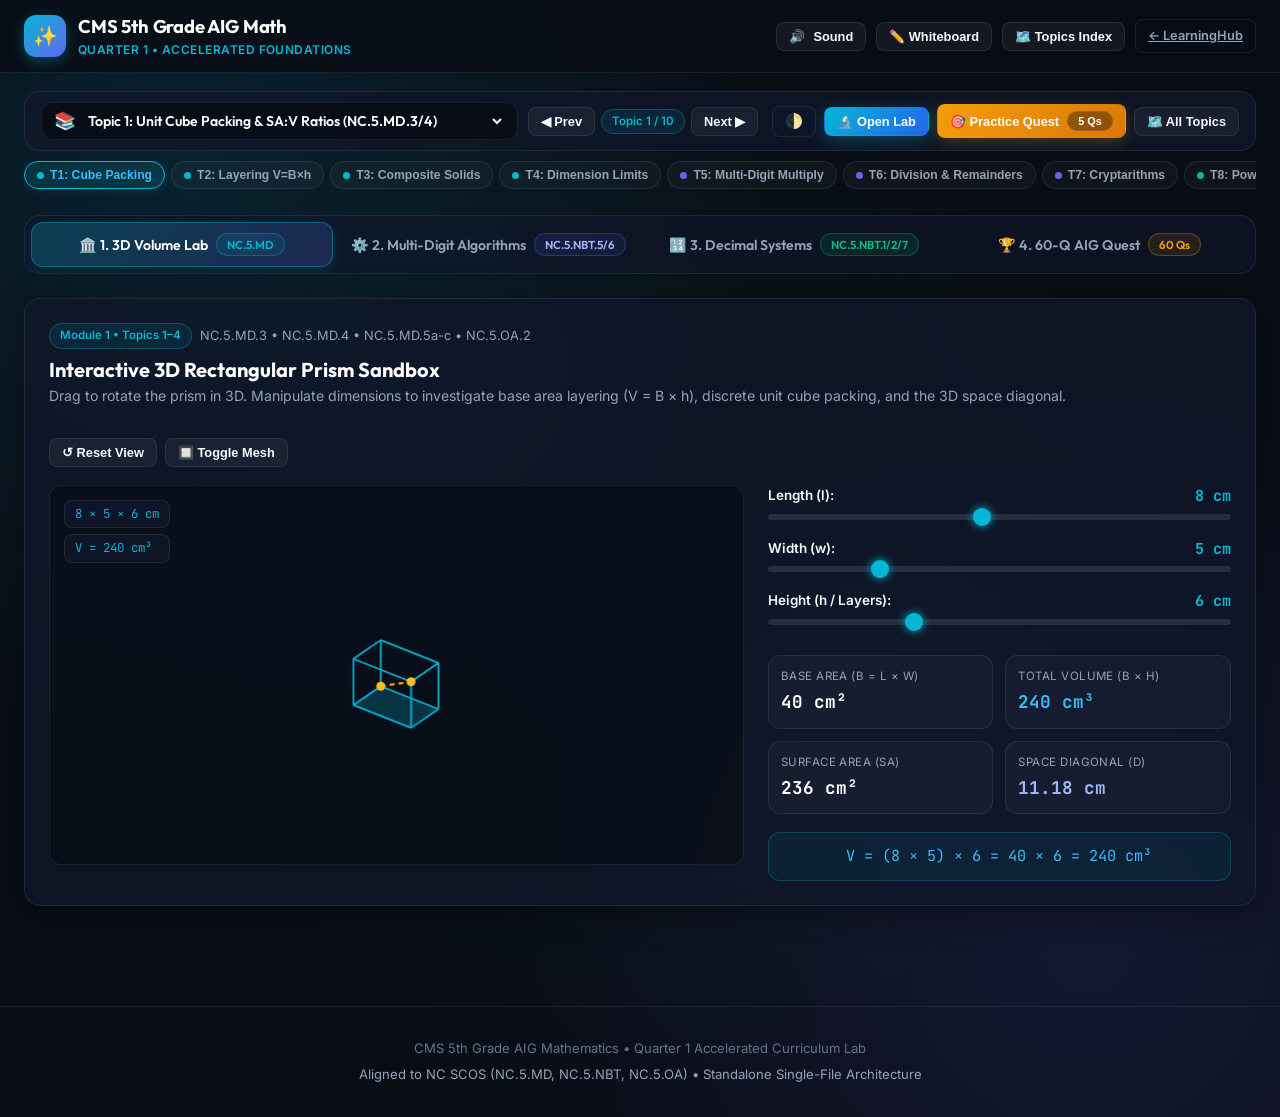
<file: apps/math/5th_grade_aig_math_volume_operations_decimals_q1.html>
<!DOCTYPE html>
<html lang="en">
<head>
  <meta charset="UTF-8" />
  <meta name="viewport" content="width=device-width, initial-scale=1.0" />
  <title>CMS 5th Grade AIG Math: Spatial Volume, Algorithms & Decimal Systems Lab (Q1)</title>
  <meta name="description" content="Elite, interactive mathematical learning suite for CMS 5th Grade AIG students (Weeks 1–9 / NC SCOS / IM Units 1, 4, 5). Features 9 manipulatives, 3D rotatable volume sandbox, algorithm cryptarithm solver, 10-topic navigator, and 60-question adaptive quest." />

  <!-- Google Fonts: Outfit, Inter, JetBrains Mono -->
  <link rel="preconnect" href="https://fonts.googleapis.com">
  <link rel="preconnect" href="https://fonts.gstatic.com" crossorigin>
  <link href="https://fonts.googleapis.com/css2?family=Inter:wght@400;500;600;700&family=JetBrains+Mono:wght@500;700&family=Outfit:wght@600;700;800&display=swap" rel="stylesheet">

  <style>
    :root {
      --bg-base: #090d16;
      --bg-card: rgba(15, 23, 42, 0.75);
      --bg-card-hover: rgba(30, 41, 59, 0.85);
      --border-subtle: rgba(255, 255, 255, 0.08);
      --border-glow: rgba(14, 165, 233, 0.35);
      --text-main: #f8fafc;
      --text-muted: #94a3b8;
      --text-dim: #64748b;
      --primary: #06b6d4;
      --primary-hover: #0891b2;
      --accent-emerald: #10b981;
      --accent-indigo: #6366f1;
      --accent-amber: #f59e0b;
      --accent-rose: #f43f5e;
      --font-heading: 'Outfit', sans-serif;
      --font-body: 'Inter', -apple-system, sans-serif;
      --font-mono: 'JetBrains Mono', monospace;
      --radius-sm: 8px;
      --radius-md: 12px;
      --radius-lg: 16px;
      --radius-full: 9999px;
      --transition: all 0.2s cubic-bezier(0.16, 1, 0.3, 1);
    }

    * {
      box-sizing: border-box;
      margin: 0;
      padding: 0;
    }

    body {
      background-color: var(--bg-base);
      color: var(--text-main);
      font-family: var(--font-body);
      line-height: 1.5;
      min-height: 100vh;
      overflow-x: hidden;
      background-image: 
        radial-gradient(circle at 15% 15%, rgba(6, 182, 212, 0.12) 0%, transparent 40%),
        radial-gradient(circle at 85% 85%, rgba(99, 102, 241, 0.12) 0%, transparent 40%),
        radial-gradient(circle at 50% 50%, rgba(16, 185, 129, 0.05) 0%, transparent 60%);
    }

    /* Container */
    .container {
      max-width: 1280px;
      margin: 0 auto;
      padding: 0 24px;
    }

    /* Top Navigation Header */
    header.app-header {
      border-bottom: 1px solid var(--border-subtle);
      background: rgba(9, 13, 22, 0.85);
      backdrop-filter: blur(16px);
      position: sticky;
      top: 0;
      z-index: 40;
    }

    .header-content {
      display: flex;
      align-items: center;
      justify-content: space-between;
      height: 72px;
      gap: 16px;
    }

    .brand-group {
      display: flex;
      align-items: center;
      gap: 12px;
      text-decoration: none;
      color: inherit;
    }

    .brand-icon {
      width: 42px;
      height: 42px;
      border-radius: var(--radius-md);
      background: linear-gradient(135deg, #06b6d4, #6366f1);
      display: flex;
      align-items: center;
      justify-content: center;
      font-size: 20px;
      box-shadow: 0 4px 14px rgba(6, 182, 212, 0.35);
    }

    .brand-title {
      font-family: var(--font-heading);
      font-size: 1.15rem;
      font-weight: 700;
      letter-spacing: -0.01em;
      color: #fff;
    }

    .brand-subtitle {
      font-size: 0.75rem;
      color: var(--primary);
      font-weight: 600;
      letter-spacing: 0.04em;
      text-transform: uppercase;
    }

    .header-controls {
      display: flex;
      align-items: center;
      gap: 10px;
    }

    .btn {
      display: inline-flex;
      align-items: center;
      justify-content: center;
      gap: 8px;
      padding: 8px 16px;
      border-radius: var(--radius-md);
      font-size: 0.85rem;
      font-weight: 600;
      cursor: pointer;
      transition: var(--transition);
      border: 1px solid transparent;
      outline: none;
    }

    .btn-sm {
      padding: 6px 12px;
      font-size: 0.8rem;
      border-radius: var(--radius-sm);
    }

    .btn-secondary {
      background: rgba(255, 255, 255, 0.05);
      border-color: var(--border-subtle);
      color: var(--text-main);
    }

    .btn-secondary:hover {
      background: rgba(255, 255, 255, 0.1);
      border-color: rgba(255, 255, 255, 0.2);
    }

    .btn-primary {
      background: linear-gradient(135deg, #06b6d4, #2563eb);
      color: #fff;
      box-shadow: 0 4px 16px rgba(6, 182, 212, 0.3);
    }

    .btn-primary:hover {
      opacity: 0.95;
      transform: translateY(-1px);
    }

    .btn-accent {
      background: linear-gradient(135deg, #f59e0b, #d97706);
      color: #fff;
      box-shadow: 0 4px 14px rgba(245, 158, 11, 0.25);
    }

    .btn-accent:hover {
      opacity: 0.95;
      transform: translateY(-1px);
    }

    .btn-outline {
      background: transparent;
      border-color: var(--border-subtle);
      color: var(--text-muted);
    }

    .btn-outline:hover {
      color: #fff;
      border-color: var(--primary);
    }

    /* Badges */
    .badge {
      display: inline-flex;
      align-items: center;
      gap: 4px;
      padding: 3px 10px;
      border-radius: var(--radius-full);
      font-size: 0.72rem;
      font-weight: 600;
      border: 1px solid var(--border-subtle);
      background: rgba(255, 255, 255, 0.04);
    }

    .badge-primary {
      color: var(--primary);
      border-color: rgba(6, 182, 212, 0.3);
      background: rgba(6, 182, 212, 0.1);
    }

    .badge-emerald {
      color: var(--accent-emerald);
      border-color: rgba(16, 185, 129, 0.3);
      background: rgba(16, 185, 129, 0.1);
    }

    .badge-indigo {
      color: #a5b4fc;
      border-color: rgba(99, 102, 241, 0.3);
      background: rgba(99, 102, 241, 0.1);
    }

    .badge-amber {
      color: var(--accent-amber);
      border-color: rgba(245, 158, 11, 0.3);
      background: rgba(245, 158, 11, 0.1);
    }

    /* Topic Quick Navigation Bar */
    .topic-nav-bar {
      display: flex;
      align-items: center;
      justify-content: space-between;
      gap: 14px;
      background: rgba(15, 23, 42, 0.75);
      backdrop-filter: blur(14px);
      border: 1px solid var(--border-subtle);
      border-radius: var(--radius-lg);
      padding: 10px 16px;
      margin: 18px 0 10px;
      flex-wrap: wrap;
    }

    .topic-nav-left {
      display: flex;
      align-items: center;
      gap: 10px;
      flex-wrap: wrap;
      flex: 1;
      min-width: 280px;
    }

    .topic-selector-container {
      display: flex;
      align-items: center;
      gap: 8px;
      background: rgba(0, 0, 0, 0.45);
      border: 1px solid var(--border-subtle);
      border-radius: var(--radius-md);
      padding: 5px 12px;
      flex: 1;
      min-width: 250px;
    }

    .topic-nav-icon {
      font-size: 1.1rem;
    }

    .topic-select {
      background: transparent;
      border: none;
      color: #fff;
      font-family: var(--font-heading);
      font-size: 0.88rem;
      font-weight: 600;
      width: 100%;
      outline: none;
      cursor: pointer;
    }

    .topic-select option, .topic-select optgroup {
      background: #0f172a;
      color: #f8fafc;
      font-family: var(--font-body);
      font-size: 0.86rem;
    }

    .topic-stepper-group {
      display: flex;
      align-items: center;
      gap: 6px;
    }

    .topic-nav-right {
      display: flex;
      align-items: center;
      gap: 8px;
      flex-wrap: wrap;
    }

    /* Horizontal Topic Pills Bar */
    .topic-pills-bar {
      display: flex;
      gap: 6px;
      overflow-x: auto;
      scrollbar-width: thin;
      padding-bottom: 8px;
      margin-bottom: 18px;
    }

    .topic-pills-bar::-webkit-scrollbar {
      height: 4px;
    }
    .topic-pills-bar::-webkit-scrollbar-thumb {
      background: rgba(255, 255, 255, 0.12);
      border-radius: var(--radius-full);
    }

    .topic-pill {
      display: inline-flex;
      align-items: center;
      gap: 6px;
      padding: 6px 12px;
      border-radius: var(--radius-full);
      background: rgba(255, 255, 255, 0.03);
      border: 1px solid var(--border-subtle);
      color: var(--text-muted);
      font-size: 0.76rem;
      font-weight: 600;
      white-space: nowrap;
      cursor: pointer;
      transition: var(--transition);
    }

    .topic-pill:hover {
      background: rgba(255, 255, 255, 0.08);
      color: #fff;
      border-color: rgba(255, 255, 255, 0.2);
    }

    .topic-pill.active {
      background: rgba(6, 182, 212, 0.15);
      border-color: var(--primary);
      color: #38bdf8;
      box-shadow: 0 0 10px rgba(6, 182, 212, 0.2);
    }

    .pill-dot {
      width: 7px;
      height: 7px;
      border-radius: 50%;
      flex-shrink: 0;
    }
    .pill-dot.m1 { background: var(--primary); }
    .pill-dot.m2 { background: var(--accent-indigo); }
    .pill-dot.m3 { background: var(--accent-emerald); }

    /* Main Tab Navigation */
    .tab-bar {
      display: flex;
      gap: 6px;
      background: rgba(15, 23, 42, 0.6);
      padding: 6px;
      border-radius: var(--radius-lg);
      border: 1px solid var(--border-subtle);
      margin-bottom: 24px;
      overflow-x: auto;
      scrollbar-width: none;
    }

    .tab-bar::-webkit-scrollbar {
      display: none;
    }

    .tab-btn {
      flex: 1;
      min-width: 170px;
      padding: 10px 16px;
      border-radius: var(--radius-md);
      font-family: var(--font-heading);
      font-size: 0.88rem;
      font-weight: 600;
      color: var(--text-muted);
      background: transparent;
      border: none;
      cursor: pointer;
      display: flex;
      align-items: center;
      justify-content: center;
      gap: 8px;
      transition: var(--transition);
      white-space: nowrap;
    }

    .tab-btn:hover {
      color: #fff;
      background: rgba(255, 255, 255, 0.04);
    }

    .tab-btn.active {
      background: linear-gradient(135deg, rgba(6, 182, 212, 0.25), rgba(99, 102, 241, 0.2));
      color: #fff;
      border: 1px solid rgba(6, 182, 212, 0.4);
      box-shadow: 0 4px 12px rgba(6, 182, 212, 0.15);
    }

    /* Tab Content Panes */
    .tab-pane {
      display: none;
      animation: fadeIn 0.25s ease-out;
    }

    .tab-pane.active {
      display: block;
    }

    @keyframes fadeIn {
      from { opacity: 0; transform: translateY(6px); }
      to { opacity: 1; transform: translateY(0); }
    }

    /* Card Panels */
    .glass-card {
      background: var(--bg-card);
      border: 1px solid var(--border-subtle);
      border-radius: var(--radius-lg);
      padding: 24px;
      backdrop-filter: blur(12px);
      box-shadow: 0 8px 32px rgba(0, 0, 0, 0.35);
      position: relative;
    }

    .card-title-group {
      display: flex;
      align-items: center;
      justify-content: space-between;
      margin-bottom: 18px;
      flex-wrap: wrap;
      gap: 12px;
    }

    .card-title {
      font-family: var(--font-heading);
      font-size: 1.25rem;
      font-weight: 700;
      color: #fff;
    }

    .card-desc {
      font-size: 0.88rem;
      color: var(--text-muted);
      margin-bottom: 20px;
    }

    /* 3D Prism Interactive Sandbox Layout */
    .sandbox-grid {
      display: grid;
      grid-template-columns: 1.2fr 0.8fr;
      gap: 24px;
      align-items: start;
    }

    @media (max-width: 960px) {
      .sandbox-grid {
        grid-template-columns: 1fr;
      }
    }

    .canvas-viewport {
      background: rgba(9, 13, 22, 0.7);
      border: 1px solid var(--border-subtle);
      border-radius: var(--radius-md);
      height: 380px;
      position: relative;
      overflow: hidden;
      display: flex;
      align-items: center;
      justify-content: center;
      cursor: grab;
    }

    .canvas-viewport:active {
      cursor: grabbing;
    }

    .canvas-viewport canvas {
      width: 100%;
      height: 100%;
      display: block;
    }

    .canvas-overlay-hud {
      position: absolute;
      top: 14px;
      left: 14px;
      display: flex;
      flex-direction: column;
      gap: 6px;
      pointer-events: none;
    }

    .hud-chip {
      background: rgba(15, 23, 42, 0.85);
      border: 1px solid var(--border-subtle);
      padding: 4px 10px;
      border-radius: var(--radius-sm);
      font-family: var(--font-mono);
      font-size: 0.78rem;
      color: var(--primary);
    }

    .controls-panel {
      display: flex;
      flex-direction: column;
      gap: 18px;
    }

    .control-row {
      display: flex;
      flex-direction: column;
      gap: 6px;
    }

    .control-header {
      display: flex;
      justify-content: space-between;
      font-size: 0.84rem;
      font-weight: 600;
    }

    .control-slider {
      width: 100%;
      height: 6px;
      background: rgba(255, 255, 255, 0.1);
      border-radius: var(--radius-full);
      outline: none;
      -webkit-appearance: none;
      cursor: pointer;
    }

    .control-slider::-webkit-slider-thumb {
      -webkit-appearance: none;
      width: 18px;
      height: 18px;
      border-radius: 50%;
      background: var(--primary);
      box-shadow: 0 0 10px var(--primary);
      cursor: pointer;
    }

    .telemetry-grid {
      display: grid;
      grid-template-columns: repeat(2, 1fr);
      gap: 12px;
      margin-top: 12px;
    }

    .telemetry-box {
      background: rgba(255, 255, 255, 0.03);
      border: 1px solid var(--border-subtle);
      padding: 12px;
      border-radius: var(--radius-md);
    }

    .telemetry-label {
      font-size: 0.72rem;
      color: var(--text-muted);
      text-transform: uppercase;
      letter-spacing: 0.04em;
      margin-bottom: 4px;
    }

    .telemetry-val {
      font-family: var(--font-mono);
      font-size: 1.1rem;
      font-weight: 700;
      color: #fff;
    }

    /* Math Formula Displays */
    .math-formula {
      font-family: var(--font-mono);
      background: rgba(6, 182, 212, 0.08);
      border: 1px solid rgba(6, 182, 212, 0.25);
      padding: 12px 16px;
      border-radius: var(--radius-md);
      font-size: 0.95rem;
      color: #38bdf8;
      display: flex;
      align-items: center;
      justify-content: center;
      gap: 8px;
      flex-wrap: wrap;
    }

    /* Quest Assessment Styles */
    .quest-wrapper {
      display: grid;
      grid-template-columns: 1fr;
      gap: 20px;
    }

    .quest-hud {
      display: flex;
      align-items: center;
      justify-content: space-between;
      background: rgba(15, 23, 42, 0.6);
      border: 1px solid var(--border-subtle);
      padding: 14px 20px;
      border-radius: var(--radius-lg);
      flex-wrap: wrap;
      gap: 16px;
    }

    .hud-stat {
      display: flex;
      align-items: center;
      gap: 8px;
    }

    .hud-num {
      font-family: var(--font-mono);
      font-size: 1.15rem;
      font-weight: 700;
      color: #fff;
    }

    .filter-group {
      display: flex;
      gap: 8px;
      flex-wrap: wrap;
      align-items: center;
    }

    .filter-btn {
      padding: 6px 14px;
      border-radius: var(--radius-full);
      font-size: 0.78rem;
      font-weight: 600;
      background: rgba(255, 255, 255, 0.04);
      border: 1px solid var(--border-subtle);
      color: var(--text-muted);
      cursor: pointer;
      transition: var(--transition);
    }

    .filter-btn:hover, .filter-btn.active {
      background: var(--primary);
      color: #fff;
      border-color: var(--primary);
    }

    /* Question Matrix Panel in Quest */
    .question-matrix-panel {
      background: rgba(15, 23, 42, 0.6);
      border: 1px solid var(--border-subtle);
      border-radius: var(--radius-md);
      padding: 16px;
      margin-bottom: 8px;
    }

    .matrix-header {
      display: flex;
      align-items: center;
      justify-content: space-between;
      margin-bottom: 12px;
      font-size: 0.85rem;
      color: var(--text-muted);
    }

    .matrix-grid {
      display: grid;
      grid-template-columns: repeat(auto-fill, minmax(34px, 1fr));
      gap: 6px;
    }

    .matrix-chip {
      height: 34px;
      border-radius: var(--radius-sm);
      background: rgba(255, 255, 255, 0.04);
      border: 1px solid var(--border-subtle);
      color: var(--text-muted);
      font-family: var(--font-mono);
      font-size: 0.76rem;
      font-weight: 600;
      display: flex;
      align-items: center;
      justify-content: center;
      cursor: pointer;
      transition: var(--transition);
    }

    .matrix-chip:hover {
      background: rgba(255, 255, 255, 0.12);
      color: #fff;
      border-color: rgba(255, 255, 255, 0.25);
    }

    .matrix-chip.current {
      border-color: var(--primary);
      background: rgba(6, 182, 212, 0.25);
      color: #38bdf8;
      box-shadow: 0 0 10px rgba(6, 182, 212, 0.4);
    }

    .matrix-chip.correct {
      border-color: var(--accent-emerald);
      background: rgba(16, 185, 129, 0.25);
      color: #34d399;
    }

    .matrix-chip.incorrect {
      border-color: var(--accent-rose);
      background: rgba(244, 63, 94, 0.25);
      color: #fb7185;
    }

    .question-card {
      background: var(--bg-card);
      border: 1px solid var(--border-subtle);
      border-radius: var(--radius-lg);
      padding: 28px;
      position: relative;
    }

    .question-prompt {
      font-size: 1.12rem;
      font-weight: 600;
      color: #fff;
      margin: 16px 0 24px;
      line-height: 1.6;
    }

    .options-grid {
      display: grid;
      grid-template-columns: 1fr;
      gap: 12px;
      margin-bottom: 24px;
    }

    .option-btn {
      background: rgba(255, 255, 255, 0.03);
      border: 1px solid var(--border-subtle);
      border-radius: var(--radius-md);
      padding: 14px 18px;
      font-size: 0.95rem;
      color: var(--text-main);
      cursor: pointer;
      display: flex;
      align-items: center;
      gap: 14px;
      text-align: left;
      transition: var(--transition);
    }

    .option-btn:hover:not(:disabled) {
      background: rgba(255, 255, 255, 0.07);
      border-color: rgba(255, 255, 255, 0.2);
      transform: translateX(4px);
    }

    .option-btn.selected {
      background: rgba(6, 182, 212, 0.15);
      border-color: var(--primary);
      color: #fff;
    }

    .option-btn.correct {
      background: rgba(16, 185, 129, 0.2) !important;
      border-color: var(--accent-emerald) !important;
      color: #34d399 !important;
    }

    .option-btn.incorrect {
      background: rgba(244, 63, 94, 0.2) !important;
      border-color: var(--accent-rose) !important;
      color: #fb7185 !important;
    }

    .opt-letter {
      width: 32px;
      height: 32px;
      border-radius: var(--radius-sm);
      background: rgba(255, 255, 255, 0.08);
      display: flex;
      align-items: center;
      justify-content: center;
      font-family: var(--font-mono);
      font-size: 0.82rem;
      font-weight: 700;
      flex-shrink: 0;
    }

    .option-btn.selected .opt-letter {
      background: var(--primary);
      color: #fff;
    }

    /* Diagnostic Feedback Panel */
    .diagnostic-panel {
      margin-top: 24px;
      border-radius: var(--radius-lg);
      background: rgba(15, 23, 42, 0.9);
      border: 1px solid var(--border-subtle);
      overflow: hidden;
      animation: fadeIn 0.3s ease-out;
    }

    .diag-header {
      padding: 14px 20px;
      font-family: var(--font-heading);
      font-weight: 700;
      display: flex;
      align-items: center;
      gap: 10px;
      font-size: 0.95rem;
    }

    .diag-header.correct {
      background: rgba(16, 185, 129, 0.15);
      border-bottom: 1px solid rgba(16, 185, 129, 0.3);
      color: #34d399;
    }

    .diag-header.incorrect {
      background: rgba(244, 63, 94, 0.15);
      border-bottom: 1px solid rgba(244, 63, 94, 0.3);
      color: #fb7185;
    }

    .diag-body {
      padding: 20px;
      display: flex;
      flex-direction: column;
      gap: 16px;
    }

    .diag-section-title {
      font-size: 0.75rem;
      text-transform: uppercase;
      letter-spacing: 0.05em;
      color: var(--primary);
      font-weight: 700;
      margin-bottom: 6px;
    }

    .diag-text {
      font-size: 0.88rem;
      color: #cbd5e1;
      white-space: pre-line;
      line-height: 1.6;
    }

    /* Socratic Hint Drawer */
    .hint-drawer {
      margin-top: 16px;
      background: rgba(245, 158, 11, 0.08);
      border: 1px solid rgba(245, 158, 11, 0.3);
      border-radius: var(--radius-md);
      padding: 16px;
      display: none;
    }

    .hint-drawer.open {
      display: block;
    }

    /* Whiteboard Scratchpad Overlay */
    .scratchpad-overlay {
      position: fixed;
      inset: 0;
      background: rgba(9, 13, 22, 0.88);
      backdrop-filter: blur(8px);
      z-index: 100;
      display: none;
      flex-direction: column;
      padding: 24px;
    }

    .scratchpad-overlay.active {
      display: flex;
    }

    .scratchpad-bar {
      display: flex;
      align-items: center;
      justify-content: space-between;
      background: rgba(15, 23, 42, 0.95);
      border: 1px solid var(--border-subtle);
      padding: 12px 20px;
      border-radius: var(--radius-md);
      margin-bottom: 16px;
      flex-wrap: wrap;
      gap: 12px;
    }

    .scratchpad-canvas-wrapper {
      flex: 1;
      background: #090d16;
      border: 1px solid var(--border-subtle);
      border-radius: var(--radius-lg);
      position: relative;
      cursor: crosshair;
      overflow: hidden;
    }

    .scratchpad-canvas-wrapper canvas {
      width: 100%;
      height: 100%;
      display: block;
    }

    /* Topic Directory Modal */
    .modal-overlay {
      position: fixed;
      inset: 0;
      background: rgba(9, 13, 22, 0.85);
      backdrop-filter: blur(10px);
      z-index: 100;
      display: none;
      align-items: center;
      justify-content: center;
      padding: 20px;
    }

    .modal-overlay.active {
      display: flex;
    }

    .modal-container {
      background: #0f172a;
      border: 1px solid var(--border-subtle);
      border-radius: var(--radius-lg);
      width: 100%;
      max-width: 980px;
      max-height: 85vh;
      display: flex;
      flex-direction: column;
      box-shadow: 0 20px 50px rgba(0, 0, 0, 0.6);
      overflow: hidden;
      animation: fadeIn 0.25s ease-out;
    }

    .modal-header {
      display: flex;
      align-items: center;
      justify-content: space-between;
      padding: 16px 24px;
      border-bottom: 1px solid var(--border-subtle);
      background: rgba(15, 23, 42, 0.95);
    }

    .modal-body {
      padding: 24px;
      overflow-y: auto;
      display: grid;
      grid-template-columns: repeat(auto-fill, minmax(280px, 1fr));
      gap: 16px;
    }

    .topic-directory-card {
      background: rgba(255, 255, 255, 0.02);
      border: 1px solid var(--border-subtle);
      border-radius: var(--radius-md);
      padding: 16px;
      display: flex;
      flex-direction: column;
      gap: 10px;
      transition: var(--transition);
    }

    .topic-directory-card:hover {
      background: rgba(255, 255, 255, 0.05);
      border-color: rgba(6, 182, 212, 0.4);
      transform: translateY(-2px);
    }

    /* Footer */
    footer.app-footer {
      border-top: 1px solid var(--border-subtle);
      padding: 32px 0;
      margin-top: 60px;
      color: var(--text-dim);
      font-size: 0.82rem;
      text-align: center;
    }
  
    /* ==========================================================================
       5TH GRADE AIG LIGHT THEME ENGINE (HIGH CONTRAST CONTINUITY)
       ========================================================================== */
    body.theme-light, [data-theme="light"] {
      --bg-base: #f8fafc;
      --bg-card: rgba(255, 255, 255, 0.94);
      --bg-card-hover: rgba(241, 245, 249, 0.98);
      --border-subtle: rgba(0, 0, 0, 0.1);
      --border-glow: rgba(2, 132, 199, 0.25);
      --text-main: #0f172a;
      --text-muted: #334155;
      --text-dim: #64748b;
    }

    body.theme-light {
      background-color: var(--bg-base) !important;
      color: var(--text-main) !important;
      background-image: 
        radial-gradient(circle at 15% 15%, rgba(6, 182, 212, 0.08) 0%, transparent 40%),
        radial-gradient(circle at 85% 85%, rgba(99, 102, 241, 0.08) 0%, transparent 40%) !important;
    }

    body.theme-light .glass-card {
      background: #ffffff !important;
      border-color: #cbd5e1 !important;
      box-shadow: 0 4px 20px -2px rgba(0, 0, 0, 0.06), 0 2px 4px -2px rgba(0, 0, 0, 0.04) !important;
    }

    body.theme-light .card-title {
      color: #0f172a !important;
    }

    body.theme-light .card-desc {
      color: #475569 !important;
    }

    body.theme-light .topic-nav-strip {
      background: rgba(255, 255, 255, 0.95) !important;
      border-color: #cbd5e1 !important;
      box-shadow: 0 2px 10px rgba(0, 0, 0, 0.04) !important;
    }

    body.theme-light .topic-selector-container {
      background: #f1f5f9 !important;
      border-color: #cbd5e1 !important;
    }

    body.theme-light .topic-select {
      color: #0f172a !important;
    }

    body.theme-light .topic-select option {
      background: #ffffff !important;
      color: #0f172a !important;
    }

    body.theme-light .topic-pill {
      background: #f1f5f9 !important;
      color: #475569 !important;
      border-color: #cbd5e1 !important;
    }

    body.theme-light .topic-pill:hover {
      background: #e2e8f0 !important;
      color: #0f172a !important;
    }

    body.theme-light .topic-pill.active {
      background: #0284c7 !important;
      color: #ffffff !important;
      border-color: #0284c7 !important;
    }

    body.theme-light .tab-btn {
      color: #475569 !important;
    }

    body.theme-light .tab-btn:hover {
      color: #0f172a !important;
      background: #e2e8f0 !important;
    }

    body.theme-light .tab-btn.active {
      background: #0284c7 !important;
      color: #ffffff !important;
      border-color: #0284c7 !important;
    }

    body.theme-light .telemetry-box {
      background: #f8fafc !important;
      border-color: #cbd5e1 !important;
    }

    body.theme-light .telemetry-val {
      color: #0f172a !important;
    }

    body.theme-light .telemetry-label {
      color: #64748b !important;
    }

    body.theme-light .math-formula {
      background: #f1f5f9 !important;
      color: #0f172a !important;
      border-color: #cbd5e1 !important;
    }

    body.theme-light .control-slider {
      background: #e2e8f0 !important;
    }

    body.theme-light .app-header {
      background: rgba(255, 255, 255, 0.95) !important;
      border-color: #cbd5e1 !important;
    }

    body.theme-light .app-header h1 {
      color: #0f172a !important;
    }

  </style>
</head>
<body>

  <!-- App Header -->
  <header class="app-header">
    <div class="container header-content">
      <a href="../../index.html" class="brand-group" id="headerHomeLink">
        <div class="brand-icon">✨</div>
        <div>
          <div class="brand-title">CMS 5th Grade AIG Math</div>
          <div class="brand-subtitle">Quarter 1 • Accelerated Foundations</div>
        </div>
      </a>

      <div class="header-controls">
        <button id="soundToggleBtn" class="btn btn-secondary btn-sm" title="Toggle Sound">
          <span id="soundIcon">🔊</span>
          <span id="soundLabel">Sound</span>
        </button>
        <button id="scratchpadToggleBtn" class="btn btn-secondary btn-sm">
          <span>✏️ Whiteboard</span>
        </button>
        <button id="btnOpenTopicDirectoryHeader" class="btn btn-secondary btn-sm">
          <span>🗺️ Topics Index</span>
        </button>
        <a href="../../index.html" class="btn btn-outline btn-sm">
          <span>← LearningHub</span>
        </a>
      </div>
    </div>
  </header>

  <main class="container" style="padding-bottom: 40px;">

    <!-- TOPIC QUICK NAVIGATION BAR (SIMPLE & EASY) -->
    <div class="topic-nav-bar" id="topicNavBar">
      <div class="topic-nav-left">
        <div class="topic-selector-container">
          <span class="topic-nav-icon">📚</span>
          <select id="globalTopicSelect" class="topic-select" aria-label="Select Learning Topic">
            <optgroup label="Module 1: Spatial Volume Reasoning & 3D Geometry (NC.5.MD)">
              <option value="1">Topic 1: Unit Cube Packing & SA:V Ratios (NC.5.MD.3/4)</option>
              <option value="2">Topic 2: Volume Fluency & Layering V = B × h (NC.5.MD.5a/b)</option>
              <option value="3">Topic 3: Additive Volume & Composite Solids (NC.5.MD.5c)</option>
              <option value="4">Topic 4: Real-World Dimension Constraints (NC.5.MD.5b)</option>
            </optgroup>
            <optgroup label="Module 2: Multi-Digit Algorithms & Logic (NC.5.NBT)">
              <option value="5">Topic 5: Standard Algorithm Mechanics (NC.5.NBT.5)</option>
              <option value="6">Topic 6: Division & Remainder Models (NC.5.NBT.6)</option>
              <option value="7">Topic 7: Algorithmic Cryptarithms & Error Analysis (NC.5.NBT.5/6)</option>
            </optgroup>
            <optgroup label="Module 3: Decimal Place Value & Exponents (NC.5.NBT)">
              <option value="8">Topic 8: Base-Ten Patterns & Exponential Powers (NC.5.NBT.1/2)</option>
              <option value="9">Topic 9: Thousandths Inequalities & Value Density (NC.5.NBT.3a/b)</option>
              <option value="10">Topic 10: High-Precision Decimal Operations & Mental Math (NC.5.NBT.7)</option>
            </optgroup>
          </select>
        </div>

        <!-- Stepper Buttons -->
        <div class="topic-stepper-group">
          <button id="prevTopicBtn" class="btn btn-sm btn-secondary" title="Previous Topic">◀ Prev</button>
          <span id="topicCounterChip" class="badge badge-primary">Topic 1 / 10</span>
          <button id="nextTopicBtn" class="btn btn-sm btn-secondary" title="Next Topic">Next ▶</button>
        </div>
      </div>

      <!-- Direct 1-Click Action Launchers for Selected Topic -->
      <div class="topic-nav-right">
        <button type="button" class="btn btn-secondary btn-sm" id="themeToggleBtn" onclick="toggleTheme()" title="Toggle Light/Dark Theme" style="padding: 6px 12px; border-radius: 8px; border: 1px solid var(--border-subtle); background: var(--bg-card); color: var(--text-main); cursor: pointer; font-size: 0.9rem;">🌓</button>
        <button id="btnOpenTopicLab" class="btn btn-sm btn-primary" title="Launch Interactive Manipulative for this topic">
          <span>🔬 Open Lab</span>
        </button>
        <button id="btnOpenTopicQuest" class="btn btn-sm btn-accent" title="Practice Questions for this topic">
          <span>🎯 Practice Quest</span>
          <span class="badge" id="topicQCountChip" style="background: rgba(0,0,0,0.35); font-size: 0.68rem; color: #fff;">5 Qs</span>
        </button>
        <button id="btnOpenTopicDirectory" class="btn btn-sm btn-secondary" title="View All 10 Topics Index">
          <span>🗺️ All Topics</span>
        </button>
      </div>
    </div>

    <!-- Quick Topic Pills (Horizontal Scrollable Strip) -->
    <div class="topic-pills-bar" id="topicPillsBar">
      <button class="topic-pill active" data-topic="1"><span class="pill-dot m1"></span>T1: Cube Packing</button>
      <button class="topic-pill" data-topic="2"><span class="pill-dot m1"></span>T2: Layering V=B×h</button>
      <button class="topic-pill" data-topic="3"><span class="pill-dot m1"></span>T3: Composite Solids</button>
      <button class="topic-pill" data-topic="4"><span class="pill-dot m1"></span>T4: Dimension Limits</button>
      <button class="topic-pill" data-topic="5"><span class="pill-dot m2"></span>T5: Multi-Digit Multiply</button>
      <button class="topic-pill" data-topic="6"><span class="pill-dot m2"></span>T6: Division & Remainders</button>
      <button class="topic-pill" data-topic="7"><span class="pill-dot m2"></span>T7: Cryptarithms</button>
      <button class="topic-pill" data-topic="8"><span class="pill-dot m3"></span>T8: Powers of 10</button>
      <button class="topic-pill" data-topic="9"><span class="pill-dot m3"></span>T9: Thousandths Values</button>
      <button class="topic-pill" data-topic="10"><span class="pill-dot m3"></span>T10: Decimal Operations</button>
    </div>

    <!-- Tab Navigation Bar -->
    <nav class="tab-bar" role="tablist">
      <button class="tab-btn active" data-tab="tabVolume" id="tabBtnVolume">
        <span>🏛️ 1. 3D Volume Lab</span>
        <span class="badge badge-primary">NC.5.MD</span>
      </button>
      <button class="tab-btn" data-tab="tabAlgorithms" id="tabBtnAlgorithms">
        <span>⚙️ 2. Multi-Digit Algorithms</span>
        <span class="badge badge-indigo">NC.5.NBT.5/6</span>
      </button>
      <button class="tab-btn" data-tab="tabDecimals" id="tabBtnDecimals">
        <span>🔢 3. Decimal Systems</span>
        <span class="badge badge-emerald">NC.5.NBT.1/2/7</span>
      </button>
      <button class="tab-btn" data-tab="tabQuest" id="tabBtnQuest">
        <span>🏆 4. 60-Q AIG Quest</span>
        <span class="badge badge-amber" id="questCountBadge">60 Qs</span>
      </button>
    </nav>

    <!-- Tab 1: 3D Volume & Spatial Reasoning Lab -->
    <section id="tabVolume" class="tab-pane active">
      <div class="glass-card">
        <div class="card-title-group">
          <div>
            <div style="display: flex; align-items: center; gap: 8px; margin-bottom: 6px;">
              <span class="badge badge-primary">Module 1 • Topics 1–4</span>
              <span style="font-size: 0.8rem; color: var(--text-muted);">NC.5.MD.3 • NC.5.MD.4 • NC.5.MD.5a-c • NC.5.OA.2</span>
            </div>
            <h2 class="card-title">Interactive 3D Rectangular Prism Sandbox</h2>
            <p class="card-desc">Drag to rotate the prism in 3D. Manipulate dimensions to investigate base area layering (V = B × h), discrete unit cube packing, and the 3D space diagonal.</p>
          </div>
          <div style="display: flex; gap: 8px;">
            <button class="btn btn-secondary btn-sm" id="resetPrismBtn">↺ Reset View</button>
            <button class="btn btn-secondary btn-sm" id="toggleWireframeBtn">🔲 Toggle Mesh</button>
          </div>
        </div>

        <div class="sandbox-grid">
          <!-- 3D Canvas Viewport -->
          <div class="canvas-viewport" id="prismViewport">
            <canvas id="prismCanvas"></canvas>
            <div class="canvas-overlay-hud">
              <span class="hud-chip" id="hudDimChip">8 × 5 × 6 cm</span>
              <span class="hud-chip" id="hudVolumeChip">V = 240 cm³</span>
            </div>
          </div>

          <!-- Dimension & Telemetry Controls -->
          <div class="controls-panel">
            <div class="control-row">
              <div class="control-header">
                <span>Length (l):</span>
                <span class="hud-num" id="valLen" style="font-size: 0.95rem; color: var(--primary);">8 cm</span>
              </div>
              <input type="range" id="sliderLen" class="control-slider" min="2" max="15" value="8" />
            </div>

            <div class="control-row">
              <div class="control-header">
                <span>Width (w):</span>
                <span class="hud-num" id="valWidth" style="font-size: 0.95rem; color: var(--primary);">5 cm</span>
              </div>
              <input type="range" id="sliderWidth" class="control-slider" min="2" max="15" value="5" />
            </div>

            <div class="control-row">
              <div class="control-header">
                <span>Height (h / Layers):</span>
                <span class="hud-num" id="valHeight" style="font-size: 0.95rem; color: var(--primary);">6 cm</span>
              </div>
              <input type="range" id="sliderHeight" class="control-slider" min="2" max="15" value="6" />
            </div>

            <!-- Mathematical Telemetry -->
            <div class="telemetry-grid">
              <div class="telemetry-box">
                <div class="telemetry-label">Base Area (B = l × w)</div>
                <div class="telemetry-val" id="teleBaseArea">40 cm²</div>
              </div>
              <div class="telemetry-box">
                <div class="telemetry-label">Total Volume (B × h)</div>
                <div class="telemetry-val" style="color: #38bdf8;" id="teleVolume">240 cm³</div>
              </div>
              <div class="telemetry-box">
                <div class="telemetry-label">Surface Area (SA)</div>
                <div class="telemetry-val" id="teleSurfaceArea">236 cm²</div>
              </div>
              <div class="telemetry-box">
                <div class="telemetry-label">Space Diagonal (d)</div>
                <div class="telemetry-val" style="color: #a5b4fc;" id="teleDiagonal">11.18 cm</div>
              </div>
            </div>

            <div class="math-formula">
              <span>V = (8 × 5) × 6 = 40 × 6 = 240 cm³</span>
            </div>
          </div>
        </div>
      </div>
    </section>

    <!-- Tab 2: Multi-Digit Whole Number Operations -->
    <section id="tabAlgorithms" class="tab-pane">
      <div class="glass-card">
        <div class="card-title-group">
          <div>
            <div style="display: flex; align-items: center; gap: 8px; margin-bottom: 6px;">
              <span class="badge badge-indigo">Module 2 • Topics 5–7</span>
              <span style="font-size: 0.8rem; color: var(--text-muted);">NC.5.NBT.5 • NC.5.NBT.6</span>
            </div>
            <h2 class="card-title">Multi-Digit Operations & Cryptarithm Studio</h2>
            <p class="card-desc">Inspect partial products area models and solve missing-digit cryptarithms under NC.5.NBT.5 and NC.5.NBT.6.</p>
          </div>
        </div>

        <div style="display: grid; grid-template-columns: repeat(auto-fit, minmax(320px, 1fr)); gap: 24px;">
          <!-- Partial Products Model -->
          <div style="background: rgba(255, 255, 255, 0.03); border: 1px solid var(--border-subtle); padding: 20px; border-radius: var(--radius-md);">
            <div style="font-weight: 700; margin-bottom: 12px; color: var(--primary);">Interactive 3-Digit × 2-Digit Area Model</div>
            <div style="display: flex; gap: 12px; margin-bottom: 16px; flex-wrap: wrap;">
              <input type="number" id="inputFactorA" value="487" style="width: 100px; padding: 8px; background: rgba(0,0,0,0.4); border: 1px solid var(--border-subtle); border-radius: 6px; color: #fff; font-family: var(--font-mono);" />
              <span style="font-size: 1.2rem; align-self: center;">×</span>
              <input type="number" id="inputFactorB" value="63" style="width: 80px; padding: 8px; background: rgba(0,0,0,0.4); border: 1px solid var(--border-subtle); border-radius: 6px; color: #fff; font-family: var(--font-mono);" />
              <button class="btn btn-secondary btn-sm" id="btnCalculateProduct">Calculate</button>
            </div>
            <div id="partialProductsDisplay" style="font-family: var(--font-mono); font-size: 0.88rem; line-height: 1.8; color: #cbd5e1;">
              Row 1: 487 × 3 = 1,461<br />
              Row 2: 487 × 60 = 29,220 (with 10¹ placeholder shift)<br />
              <strong style="color: #34d399;">Total Product: 30,681</strong>
            </div>
          </div>

          <!-- Cryptarithm Challenge Box -->
          <div style="background: rgba(255, 255, 255, 0.03); border: 1px solid var(--border-subtle); padding: 20px; border-radius: var(--radius-md);">
            <div style="font-weight: 700; margin-bottom: 12px; color: #a5b4fc;">Live Cryptarithm Puzzle: 3A5 × B4 = 11,810</div>
            <p style="font-size: 0.85rem; color: var(--text-muted); margin-bottom: 14px;">Select digits A and B to reconstruct the multiplication problem.</p>
            
            <div style="display: flex; gap: 16px; align-items: center; margin-bottom: 16px; flex-wrap: wrap;">
              <label style="font-size: 0.85rem; display: flex; align-items: center; gap: 6px;">
                Digit A:
                <select id="selectDigitA" style="padding: 6px 12px; background: rgba(0,0,0,0.5); border: 1px solid var(--border-subtle); border-radius: 6px; color: #fff; font-family: var(--font-mono);">
                  <option value="0">0</option><option value="1">1</option><option value="2">2</option><option value="3">3</option>
                  <option value="4" selected>4</option><option value="5">5</option><option value="6">6</option><option value="7">7</option><option value="8">8</option><option value="9">9</option>
                </select>
              </label>

              <label style="font-size: 0.85rem; display: flex; align-items: center; gap: 6px;">
                Digit B:
                <select id="selectDigitB" style="padding: 6px 12px; background: rgba(0,0,0,0.5); border: 1px solid var(--border-subtle); border-radius: 6px; color: #fff; font-family: var(--font-mono);">
                  <option value="1">1</option><option value="2">2</option><option value="3" selected>3</option><option value="4">4</option>
                  <option value="5">5</option><option value="6">6</option><option value="7">7</option><option value="8">8</option><option value="9">9</option>
                </select>
              </label>
            </div>

            <div id="cryptarithmResultBox" style="font-family: var(--font-mono); font-size: 0.85rem; padding: 12px; border-radius: 6px; background: rgba(16, 185, 129, 0.15); border: 1px solid rgba(16, 185, 129, 0.4); color: #34d399;">
              ✓ 345 × 4 = 1,380 | 345 × 30 = 10,350 | Sum = 11,730 (Keep testing!)
            </div>
          </div>
        </div>
      </div>
    </section>

    <!-- Tab 3: Decimal Place Value & Exponents -->
    <section id="tabDecimals" class="tab-pane">
      <div class="glass-card">
        <div class="card-title-group">
          <div>
            <div style="display: flex; align-items: center; gap: 8px; margin-bottom: 6px;">
              <span class="badge badge-emerald">Module 3 • Topics 8–10</span>
              <span style="font-size: 0.8rem; color: var(--text-muted);">NC.5.NBT.1 • NC.5.NBT.2 • NC.5.NBT.3a-b • NC.5.NBT.7</span>
            </div>
            <h2 class="card-title">Decimal Place Value & Exponential Shifter</h2>
            <p class="card-desc">Slide to multiply and divide by powers of 10 from 10⁻³ to 10⁶. Observe decimal point shifts and metric unit transitions.</p>
          </div>
        </div>

        <div style="display: grid; grid-template-columns: repeat(auto-fit, minmax(320px, 1fr)); gap: 24px;">
          <!-- Exponent Slider -->
          <div style="background: rgba(255, 255, 255, 0.03); border: 1px solid var(--border-subtle); padding: 20px; border-radius: var(--radius-md);">
            <div style="display: flex; justify-content: space-between; margin-bottom: 8px;">
              <span style="font-weight: 700; color: var(--primary);">Base Value: 48.5</span>
              <span id="exponentDisplay" style="font-family: var(--font-mono); font-size: 0.9rem; color: var(--accent-amber);">Power n = 2 (10² = 100)</span>
            </div>

            <input type="range" id="sliderExponent" class="control-slider" min="-3" max="6" value="2" style="margin: 16px 0;" />

            <div class="telemetry-box" style="margin-top: 14px;">
              <div class="telemetry-label">Shifted Decimal Value</div>
              <div id="exponentOutput" class="telemetry-val" style="color: #38bdf8;">48.5 × 10² = 4,850</div>
            </div>
          </div>

          <!-- Decimal Compensation Subtraction -->
          <div style="background: rgba(255, 255, 255, 0.03); border: 1px solid var(--border-subtle); padding: 20px; border-radius: var(--radius-md);">
            <div style="font-weight: 700; margin-bottom: 10px; color: #a5b4fc;">Landmark Compensation: 64.382 - 29.995</div>
            <p style="font-size: 0.88rem; color: var(--text-muted); margin-bottom: 14px;">29.995 is 0.005 less than 30.000. Subtract 30, then add back 0.005.</p>
            <div class="math-formula" style="background: rgba(99, 102, 241, 0.08); border-color: rgba(99, 102, 241, 0.3); color: #c7d2fe;">
              <span>64.382 - 30.000 = 34.382 ➔ 34.382 + 0.005 = <strong>34.387</strong></span>
            </div>
          </div>
        </div>
      </div>
    </section>

    <!-- Tab 4: 60-Question AIG Mastery Quest -->
    <section id="tabQuest" class="tab-pane">
      <div class="quest-wrapper">
        
        <!-- Quest HUD -->
        <div class="quest-hud">
          <div class="hud-stat">
            <span class="badge badge-primary" id="questProgressChip">Question 1 of 60</span>
            <span class="badge badge-indigo" id="questTierChip">Tier 1</span>
          </div>

          <!-- Module & Topic Filter Controls -->
          <div class="filter-group">
            <button class="filter-btn active" data-filter="all" id="filterAll">All (60)</button>
            <button class="filter-btn" data-filter="Module 1" id="filterM1">Volume (20)</button>
            <button class="filter-btn" data-filter="Module 2" id="filterM2">Algorithms (20)</button>
            <button class="filter-btn" data-filter="Module 3" id="filterM3">Decimals (20)</button>
            
            <!-- Quick Question Grid Toggle -->
            <button class="btn btn-sm btn-secondary" id="toggleMatrixBtn" title="Toggle 1-60 Question Matrix">
              <span>🔢 Jump Matrix</span>
            </button>
          </div>

          <!-- Score & Streak -->
          <div style="display: flex; align-items: center; gap: 16px;">
            <div class="hud-stat">
              <span style="font-size: 0.8rem; color: var(--text-muted);">Score:</span>
              <span class="hud-num" id="scoreDisplay">0</span>
            </div>
            <div class="hud-stat">
              <span style="font-size: 0.8rem; color: var(--text-muted);">Streak:</span>
              <span class="hud-num" style="color: var(--accent-amber);" id="streakDisplay">🔥 0</span>
            </div>
          </div>
        </div>

        <!-- Collapsible 60-Question Matrix Jump Grid -->
        <div class="question-matrix-panel" id="questionMatrixPanel" style="display: none;">
          <div class="matrix-header">
            <span><strong>Quick Jump Matrix:</strong> Click any number to jump directly to that question.</span>
            <span style="font-size: 0.75rem;">🟢 Correct • 🔴 Misconception • 🔵 Active</span>
          </div>
          <div class="matrix-grid" id="matrixGridContainer">
            <!-- 60 matrix chips injected via JS -->
          </div>
        </div>

        <!-- Question Presentation Card -->
        <div class="question-card">
          <div style="display: flex; justify-content: space-between; align-items: center; flex-wrap: wrap; gap: 8px;">
            <div style="display: flex; align-items: center; gap: 8px;">
              <span class="badge badge-emerald" id="standardBadge">NC.5.MD.3</span>
              <span class="badge badge-primary" id="topicBadge">Topic 1</span>
            </div>
            <span style="font-size: 0.85rem; color: var(--text-muted);" id="topicLabel">Topic 1: Unit Cube Packing & SA:V Ratios</span>
          </div>

          <div class="question-prompt" id="questionText">
            A shipping container is packed with 1-cm unit cubes. The base layer has 8 rows with 9 cubes in each row. If there are 7 identical layers packed without gaps or overlaps, what is the total volume?
          </div>

          <div class="options-grid" id="optionsContainer">
            <!-- Shuffled options injected dynamically -->
          </div>

          <!-- Action Buttons -->
          <div style="display: flex; gap: 10px; align-items: center; flex-wrap: wrap;">
            <button class="btn btn-primary" id="submitBtn" disabled>Submit Answer</button>
            <button class="btn btn-secondary" id="hintBtn">💡 Need a Hint?</button>
            <button class="btn btn-secondary" id="scratchpadBtn">✏️ Scratchpad</button>
            <div style="margin-left: auto; display: flex; gap: 8px;">
              <button class="btn btn-outline" id="prevBtn">← Previous</button>
              <button class="btn btn-outline" id="nextBtn">Next →</button>
            </div>
          </div>

          <!-- Socratic Hint Drawer -->
          <div class="hint-drawer" id="hintDrawer">
            <div style="font-weight: 700; color: var(--accent-amber); margin-bottom: 6px;">💡 Aria's Socratic Guidance</div>
            <div id="hintContent" style="font-size: 0.88rem; color: #fde68a; line-height: 1.6;"></div>
          </div>

          <!-- 4-Part Diagnostic Feedback Panel -->
          <div class="diagnostic-panel" id="diagnosticPanel" style="display: none;">
            <div class="diag-header" id="diagHeader">
              <span id="diagStatusIcon">✓</span>
              <span id="diagStatusTitle">Correct! Superior Mathematical Reasoning</span>
            </div>
            <div class="diag-body">
              <div>
                <div class="diag-section-title">1. Step-by-Step Resolution Path</div>
                <div class="diag-text" id="diagStepByStep"></div>
              </div>
              <div>
                <div class="diag-section-title">2. Underlying Mathematical Principle</div>
                <div class="diag-text" id="diagPrinciple"></div>
              </div>
              <div>
                <div class="diag-section-title">3. Misconception & Distractor Analysis</div>
                <div class="diag-text" id="diagMisconceptions"></div>
              </div>
              <div>
                <div class="diag-section-title">4. Fast-Track / Mental Math Shortcut</div>
                <div class="diag-text" id="diagFastTrack"></div>
              </div>
            </div>
          </div>

        </div>

      </div>
    </section>

  </main>

  <!-- All 10 Topics Directory Modal -->
  <div class="modal-overlay" id="topicDirectoryModal">
    <div class="modal-container">
      <div class="modal-header">
        <div>
          <div style="font-weight: 700; font-size: 1.15rem; color: #fff;">🗺️ Curriculum Topic Directory</div>
          <div style="font-size: 0.8rem; color: var(--text-muted);">CMS 5th Grade AIG Math Q1 • All 10 Core Topics</div>
        </div>
        <button id="closeTopicDirectoryBtn" class="btn btn-sm btn-secondary" style="font-size: 1rem; width: 32px; height: 32px; padding: 0;">✕</button>
      </div>
      <div class="modal-body" id="topicDirectoryBody">
        <!-- 10 Topic Cards injected via JS -->
      </div>
    </div>
  </div>

  <!-- Whiteboard Scratchpad Overlay -->
  <div class="scratchpad-overlay" id="scratchpadOverlay">
    <div class="scratchpad-bar">
      <div style="display: flex; align-items: center; gap: 10px;">
        <span style="font-weight: 700; font-size: 1rem; color: #fff;">✏️ AIG Problem-Solving Scratchpad</span>
        <span class="badge badge-primary">Touch / Pointer</span>
      </div>
      <div style="display: flex; align-items: center; gap: 8px;">
        <button id="penToolBtn" class="btn btn-secondary btn-sm" style="border-color: var(--primary);">🖊️ Pen</button>
        <button id="highlighterToolBtn" class="btn btn-secondary btn-sm">🖍️ Highlighter</button>
        <button id="eraserToolBtn" class="btn btn-secondary btn-sm">🧹 Eraser</button>
        <button id="clearScratchpadBtn" class="btn btn-secondary btn-sm">Clear</button>
        <button id="closeScratchpadBtn" class="btn btn-secondary btn-sm">✕ Close</button>
      </div>
    </div>
    <div class="scratchpad-canvas-wrapper" id="scratchpadWrapper">
      <canvas id="scratchpadCanvas"></canvas>
    </div>
  </div>

  <!-- Footer -->
  <footer class="app-footer">
    <div class="container">
      <p>CMS 5th Grade AIG Mathematics • Quarter 1 Accelerated Curriculum Lab</p>
      <p style="margin-top: 6px; color: var(--text-muted);">Aligned to NC SCOS (NC.5.MD, NC.5.NBT, NC.5.OA) • Standalone Single-File Architecture</p>
    </div>
  </footer>

  <!-- Embedded Question Bank & Master Application Engine -->
  <script>
    function toggleTheme() {
      const isLight = document.body.classList.toggle('theme-light');
      localStorage.setItem('app_theme', isLight ? 'light' : 'dark');
      if (typeof showCustomToast === 'function') {
        showCustomToast(isLight ? 'Light Mode Active ☀️' : 'Dark Mode Active 🌙', 'Theme contrast synchronized across 5th Grade AIG Lab.');
      }
    }

    const QUESTION_BANK = [
  {
    "id": "M1_T1_Q01",
    "module": "Module 1: Spatial Volume Reasoning & 3D Geometry",
    "topic": "Topic 1: Unit Cube Packing & SA:V Ratios",
    "tier": "Tier 1: NCSCoS Level 4/5 Mastery",
    "standard": "NC.5.MD.3",
    "question": "A shipping container is packed with 1-cm unit cubes. The base layer has 8 rows with 9 cubes in each row. If there are 7 identical layers packed without gaps or overlaps, what is the total volume?",
    "options": [
      "504 cm³",
      "448 cm³",
      "576 cm³",
      "72 cm³"
    ],
    "correctIndex": 0,
    "formattedAnswer": "504 cm³",
    "socraticHints": [
      "Think about the base layer: how many cubes make up the floor of the box?",
      "The base area B equals 8 rows × 9 cubes = 72 cubes.",
      "Since there are 7 identical layers, multiply the base layer count by 7: 72 × 7."
    ],
    "diagnostic": {
      "stepByStep": "1. Base area B = 8 × 9 = 72 cm².\n2. Volume V = B × h = 72 × 7.\n3. 70 × 7 = 490; 2 × 7 = 14; 490 + 14 = 504 cm³.",
      "principle": "Volume of a Rectangular Prism (V = B × h).",
      "misconceptions": "Option B computes 8 × 8 × 7; Option C computes 8 × 9 × 8; Option D accounts only for the bottom layer.",
      "fastTrack": "72 × 7 = (70 + 2) × 7 = 490 + 14 = 504."
    }
  },
  {
    "id": "M1_T1_Q02",
    "module": "Module 1: Spatial Volume Reasoning & 3D Geometry",
    "topic": "Topic 1: Unit Cube Packing & SA:V Ratios",
    "tier": "Tier 1: NCSCoS Level 4/5 Mastery",
    "standard": "NC.5.MD.4",
    "question": "A storage crate is built from 1-inch unit cubes. It has a length of 12 inches, a width of 5 inches, and a height of 8 inches. How many unit cubes are required to completely fill the crate?",
    "options": [
      "480 cubes",
      "440 cubes",
      "520 cubes",
      "260 cubes"
    ],
    "correctIndex": 0,
    "formattedAnswer": "480 cubes",
    "socraticHints": [
      "Each 1-inch cube occupies a volume of exactly 1 cubic inch.",
      "Calculate the volume of the crate using V = l × w × h.",
      "12 × 5 = 60, and 60 × 8 = 480."
    ],
    "diagnostic": {
      "stepByStep": "1. V = l × w × h.\n2. V = 12 × 5 × 8.\n3. 12 × 5 = 60.\n4. 60 × 8 = 480 cubic inches = 480 unit cubes.",
      "principle": "Cubic Unit Packing Equivalence.",
      "misconceptions": "Option D divides by 2; Option B miscalculates 11 × 5 × 8.",
      "fastTrack": "(12 × 5) × 8 = 60 × 8 = 480."
    }
  },
  {
    "id": "M1_T1_Q03",
    "module": "Module 1: Spatial Volume Reasoning & 3D Geometry",
    "topic": "Topic 1: Unit Cube Packing & SA:V Ratios",
    "tier": "Tier 2: Non-Routine AIG Logic",
    "standard": "NC.5.MD.4",
    "question": "A carton with interior dimensions 18 cm × 15 cm × 24 cm is packed with smaller cubic wooden blocks of edge length 3 cm. What is the maximum number of blocks that fit without gaps, and what is the remaining empty volume?",
    "options": [
      "240 blocks; 0 cm³ empty",
      "216 blocks; 648 cm³ empty",
      "270 blocks; 0 cm³ empty",
      "200 blocks; 1,080 cm³ empty"
    ],
    "correctIndex": 0,
    "formattedAnswer": "240 blocks; 0 cm³ empty",
    "socraticHints": [
      "Check whether each interior dimension is evenly divisible by 3 cm.",
      "18 ÷ 3 = 6; 15 ÷ 3 = 5; 24 ÷ 3 = 8.",
      "Since all dimensions divide evenly, there are zero gaps. Total blocks = 6 × 5 × 8."
    ],
    "diagnostic": {
      "stepByStep": "1. Blocks along length: 18 ÷ 3 = 6.\n2. Blocks along width: 15 ÷ 3 = 5.\n3. Blocks along height: 24 ÷ 3 = 8.\n4. Total blocks = 6 × 5 × 8 = 240 blocks.\n5. Total block volume = 240 × 3³ = 240 × 27 = 6,480 cm³. Carton volume = 18 × 15 × 24 = 6,480 cm³. Empty volume = 0 cm³.",
      "principle": "Discrete 3D Packing without Gaps.",
      "misconceptions": "Option B assumes a 1-cm perimeter border; Option C divides total volume by 24 instead of 27.",
      "fastTrack": "6 × 5 × 8 = 240 blocks. Exact fit means 0 cm³ empty."
    }
  },
  {
    "id": "M1_T1_Q04",
    "module": "Module 1: Spatial Volume Reasoning & 3D Geometry",
    "topic": "Topic 1: Unit Cube Packing & SA:V Ratios",
    "tier": "Tier 2: Non-Routine AIG Logic",
    "standard": "NC.5.MD.3",
    "question": "Two solid prisms are constructed from 64 unit cubes each. Prism A has dimensions 4 × 4 × 4. Prism B has dimensions 16 × 2 × 2. Which prism has a smaller total surface area, and by how much?",
    "options": [
      "Prism A has smaller SA by 40 units²",
      "Prism A has smaller SA by 32 units²",
      "Prism B has smaller SA by 24 units²",
      "Both prisms have identical surface areas"
    ],
    "correctIndex": 0,
    "formattedAnswer": "Prism A has smaller SA by 40 units²",
    "socraticHints": [
      "Both prisms have the exact same volume of 64 cubic units.",
      "Calculate SA = 2(lw + lh + wh) for both prisms.",
      "Prism A (cube): 6 × 4² = 96 units². Prism B: 2(16·2 + 16·2 + 2·2) = 2(68) = 136 units²."
    ],
    "diagnostic": {
      "stepByStep": "1. Prism A SA: 6 × (4 × 4) = 6 × 16 = 96 units².\n2. Prism B SA: 2(16×2 + 16×2 + 2×2) = 2(32 + 32 + 4) = 2(68) = 136 units².\n3. Difference: 136 - 96 = 40 units².\n4. Prism A is more compact (a cube), so it minimizes surface area.",
      "principle": "Surface-Area-to-Volume Ratio Optimization (Cubes minimize SA for fixed volume).",
      "misconceptions": "Option D assumes equal volume implies equal surface area; Option B miscalculates Prism B as 128 units².",
      "fastTrack": "Cubes always minimize surface area. SA_A = 96, SA_B = 136; 136 - 96 = 40."
    }
  },
  {
    "id": "M1_T1_Q05",
    "module": "Module 1: Spatial Volume Reasoning & 3D Geometry",
    "topic": "Topic 1: Unit Cube Packing & SA:V Ratios",
    "tier": "Tier 3: Grade 6 Pre-Algebra & Competition",
    "standard": "NC.5.MD.3",
    "question": "A rectangular solid has integer dimensions x, y, and z. If its volume is 210 cm³, what dimensions minimize its total surface area SA = 2(xy + yz + xz)?",
    "options": [
      "5 cm × 6 cm × 7 cm (SA = 214 cm²)",
      "3 cm × 7 cm × 10 cm (SA = 242 cm²)",
      "2 cm × 5 cm × 21 cm (SA = 314 cm²)",
      "1 cm × 14 cm × 15 cm (SA = 478 cm²)"
    ],
    "correctIndex": 0,
    "formattedAnswer": "5 cm × 6 cm × 7 cm (SA = 214 cm²)",
    "socraticHints": [
      "Prime factorize 210: 210 = 2 × 3 × 5 × 7.",
      "To minimize surface area for a fixed volume, the dimensions x, y, z should be as close together as possible.",
      "Combine 2 × 3 = 6 to get consecutive integer dimensions: 5, 6, 7."
    ],
    "diagnostic": {
      "stepByStep": "1. Prime factors of 210: 2 × 3 × 5 × 7.\n2. Group 2 × 3 = 6 to get dimensions: 5, 6, 7.\n3. Volume = 5 × 6 × 7 = 210 cm³.\n4. SA = 2(5·6 + 6·7 + 5·7) = 2(30 + 42 + 35) = 2(107) = 214 cm².\n5. Any other integer combination produces more elongated prisms with larger surface areas (e.g. 3, 7, 10 gives SA = 242 cm²).",
      "principle": "Geometric Isoperimetric Minimization (closest to a cube minimizes SA).",
      "misconceptions": "Option B uses factors that are farther apart; Option D has an extreme aspect ratio maximizing SA.",
      "fastTrack": "Dimensions closest to each other (5, 6, 7) minimize surface area: 2(30 + 42 + 35) = 214."
    }
  },
  {
    "id": "M1_T2_Q06",
    "module": "Module 1: Spatial Volume Reasoning & 3D Geometry",
    "topic": "Topic 2: Rectangular Prism Formulas & Space Diagonals",
    "tier": "Tier 1: NCSCoS Level 4/5 Mastery",
    "standard": "NC.5.MD.5b",
    "question": "A municipal water cistern has a base area B = 168 sq ft and a depth h = 14 ft. What is the total volumetric capacity of the cistern?",
    "options": [
      "2,352 cu ft",
      "2,184 cu ft",
      "2,520 cu ft",
      "1,680 cu ft"
    ],
    "correctIndex": 0,
    "formattedAnswer": "2,352 cu ft",
    "socraticHints": [
      "Recall the formula V = B × h, where B is already the area of the base.",
      "Multiply 168 sq ft by 14 ft.",
      "168 × 10 = 1,680; 168 × 4 = 672; add them together: 1,680 + 672."
    ],
    "diagnostic": {
      "stepByStep": "1. V = B × h.\n2. V = 168 × 14.\n3. 168 × 10 = 1,680.\n4. 168 × 4 = 672.\n5. 1,680 + 672 = 2,352 cu ft.",
      "principle": "Base Area Multiplied by Height (V = B × h).",
      "misconceptions": "Option B computes 168 × 13; Option C computes 168 × 15; Option D accounts only for 10 ft depth.",
      "fastTrack": "168 × 14 = 168 × (10 + 4) = 1,680 + 672 = 2,352."
    }
  },
  {
    "id": "M1_T2_Q07",
    "module": "Module 1: Spatial Volume Reasoning & 3D Geometry",
    "topic": "Topic 2: Rectangular Prism Formulas & Space Diagonals",
    "tier": "Tier 2: Non-Routine AIG Logic",
    "standard": "NC.5.MD.5b",
    "question": "The volume of a rectangular prism is 1,260 in³. Its height is 12 in, and its length is 8 in longer than its width. What is the perimeter of the base of this prism?",
    "options": [
      "44 inches",
      "38 inches",
      "48 inches",
      "52 inches"
    ],
    "correctIndex": 0,
    "formattedAnswer": "44 inches",
    "socraticHints": [
      "First find the base area B: B = V ÷ h = 1,260 ÷ 12 = 105 sq in.",
      "Find two factors of 105 where the length is 8 in longer than width: l × w = 105 and l - w = 8.",
      "15 × 7 = 105, and 15 - 7 = 8. Base dimensions are 15 in by 7 in. Perimeter = 2(15 + 7)."
    ],
    "diagnostic": {
      "stepByStep": "1. Base area B = V / h = 1,260 / 12 = 105 in².\n2. We need w and l = w + 8 such that w(w + 8) = 105.\n3. Factors of 105: 15 × 7 = 105, with difference 15 - 7 = 8.\n4. Base dimensions: length = 15 in, width = 7 in.\n5. Perimeter of base = 2(l + w) = 2(15 + 7) = 2(22) = 44 in.",
      "principle": "Reverse Volumetric Dimension Decomposition.",
      "misconceptions": "Confusing base area with base perimeter.",
      "fastTrack": "Base area = 1,260 / 12 = 105. Factors with difference 8 are 15 and 7. P = 2(15 + 7) = 44."
    }
  },
  {
    "id": "M1_T2_Q08",
    "module": "Module 1: Spatial Volume Reasoning & 3D Geometry",
    "topic": "Topic 2: Rectangular Prism Formulas & Space Diagonals",
    "tier": "Tier 2: Non-Routine AIG Logic",
    "standard": "NC.5.MD.5b",
    "question": "A warehouse storage box has dimensions l = 15 ft, w = 8 ft, and h = 6 ft. If all three dimensions are doubled, how does the new volume compare to the original volume?",
    "options": [
      "The new volume is 8 times larger (5,760 cu ft)",
      "The new volume is 6 times larger (4,320 cu ft)",
      "The new volume is 4 times larger (2,880 cu ft)",
      "The new volume is 2 times larger (1,440 cu ft)"
    ],
    "correctIndex": 0,
    "formattedAnswer": "The new volume is 8 times larger (5,760 cu ft)",
    "socraticHints": [
      "Calculate original volume: V₁ = 15 × 8 × 6 = 720 cu ft.",
      "If every linear dimension is doubled, each dimension is multiplied by 2: (2l) × (2w) × (2h).",
      "Factor out the 2s: 2 × 2 × 2 = 2³ = 8."
    ],
    "diagnostic": {
      "stepByStep": "1. Original volume V₁ = 15 × 8 × 6 = 720 cu ft.\n2. New dimensions: 30 ft × 16 ft × 12 ft.\n3. New volume V₂ = 30 × 16 × 12 = 5,760 cu ft.\n4. Ratio V₂ / V₁ = 5,760 / 720 = 8 = 2³.",
      "principle": "Cubic Dimension Scaling Law (Doubling all 3 dimensions yields 2³ = 8× volume).",
      "misconceptions": "Option C (4×) reflects area scaling (2²); Option D (2×) reflects linear scaling; Option B (6×) adds 2 + 2 + 2.",
      "fastTrack": "Scaling factor k = 2. Volume scales by k³ = 2³ = 8. 720 × 8 = 5,760."
    }
  },
  {
    "id": "M1_T2_Q09",
    "module": "Module 1: Spatial Volume Reasoning & 3D Geometry",
    "topic": "Topic 2: Rectangular Prism Formulas & Space Diagonals",
    "tier": "Tier 3: Grade 6 Pre-Algebra & Competition",
    "standard": "NC.5.MD.5b",
    "question": "A rectangular solid has dimensions 4 cm × 5 cm × 16 cm. What is its volume, and what is the exact length of its internal space diagonal d = √(l² + w² + h²)?",
    "options": [
      "V = 320 cm³; diagonal = √297 cm (≈ 17.2 cm)",
      "V = 320 cm³; diagonal = √320 cm (≈ 17.9 cm)",
      "V = 320 cm³; diagonal = 25 cm",
      "V = 320 cm³; diagonal = 16 cm"
    ],
    "correctIndex": 0,
    "formattedAnswer": "V = 320 cm³; diagonal = √297 cm (≈ 17.2 cm)",
    "socraticHints": [
      "Volume = 4 × 5 × 16 = 320 cm³.",
      "The internal space diagonal formula is d = √(l² + w² + h²).",
      "Calculate l² + w² + h²: 4² + 5² + 16² = 16 + 25 + 256 = 297."
    ],
    "diagnostic": {
      "stepByStep": "1. Volume V = 4 × 5 × 16 = 20 × 16 = 320 cm³.\n2. Space diagonal d = √(4² + 5² + 16²) = √(16 + 25 + 256) = √297.\n3. √297 ≈ 17.23 cm.",
      "principle": "3D Pythagorean Space Diagonal Theorem.",
      "misconceptions": "Adding the three dimensions linearly instead of taking the square root of the sum of squares.",
      "fastTrack": "V = 320; d = √(16 + 25 + 256) = √297 ≈ 17.2 cm."
    }
  },
  {
    "id": "M1_T2_Q10",
    "module": "Module 1: Spatial Volume Reasoning & 3D Geometry",
    "topic": "Topic 2: Rectangular Prism Formulas & Space Diagonals",
    "tier": "Tier 3: Grade 6 Pre-Algebra & Competition",
    "standard": "NC.5.MD.5a",
    "question": "A rectangular tank with base 25 cm × 20 cm contains water to a depth of 12 cm. A solid metal cube of edge length 10 cm is completely submerged into the tank. What is the new depth of the water?",
    "options": [
      "14 cm (rises by 2 cm)",
      "16 cm (rises by 4 cm)",
      "15 cm (rises by 3 cm)",
      "13 cm (rises by 1 cm)"
    ],
    "correctIndex": 0,
    "formattedAnswer": "14 cm (rises by 2 cm)",
    "socraticHints": [
      "The volume of water displaced equals the volume of the submerged metal cube.",
      "Volume of cube = 10³ = 1,000 cm³.",
      "The water rises evenly across the base area B = 25 × 20 = 500 cm². Rise in height Δh = Displaced Volume ÷ Base Area: 1,000 ÷ 500 = 2 cm."
    ],
    "diagnostic": {
      "stepByStep": "1. Base area of tank B = 25 × 20 = 500 cm².\n2. Volume of submerged cube V_cube = 10 × 10 × 10 = 1,000 cm³.\n3. The rise in water level Δh = V_cube / B = 1,000 / 500 = 2 cm.\n4. New depth = Original depth + Δh = 12 + 2 = 14 cm.",
      "principle": "Archimedes' Water Displacement Principle (Δh = V_displaced / B).",
      "misconceptions": "Option B adds 10 cm directly or divides by 250; Option C assumes 1,500 cm³ displacement.",
      "fastTrack": "Δh = 1,000 / 500 = 2 cm. New depth = 12 + 2 = 14 cm."
    }
  },
  {
    "id": "M1_T3_Q11",
    "module": "Module 1: Spatial Volume Reasoning & 3D Geometry",
    "topic": "Topic 3: Additive Volume & Hollow Prisms",
    "tier": "Tier 1: NCSCoS Level 4/5 Mastery",
    "standard": "NC.5.MD.5c",
    "question": "An L-shaped solid concrete step is formed by two non-overlapping rectangular sections: Lower Section A (6 ft wide × 4 ft deep × 2 ft high) and Upper Section B (6 ft wide × 2 ft deep × 2 ft high) stacked on top of the rear. What is the total volume of concrete in the step?",
    "options": [
      "72 cu ft",
      "64 cu ft",
      "80 cu ft",
      "96 cu ft"
    ],
    "correctIndex": 0,
    "formattedAnswer": "72 cu ft",
    "socraticHints": [
      "Calculate the volume of each non-overlapping section separately.",
      "Volume of Lower Section A = 6 × 4 × 2 = 48 cu ft.",
      "Volume of Upper Section B = 6 × 2 × 2 = 24 cu ft. Add: 48 + 24."
    ],
    "diagnostic": {
      "stepByStep": "1. V_A = 6 × 4 × 2 = 48 cu ft.\n2. V_B = 6 × 2 × 2 = 24 cu ft.\n3. Total Volume = V_A + V_B = 48 + 24 = 72 cu ft.",
      "principle": "Additive Property of Non-Overlapping Volume.",
      "misconceptions": "Option D (96) calculates bounding box 6 × 4 × 4; Option B (64) subtracts improperly.",
      "fastTrack": "48 + 24 = 72 cu ft."
    }
  },
  {
    "id": "M1_T3_Q12",
    "module": "Module 1: Spatial Volume Reasoning & 3D Geometry",
    "topic": "Topic 3: Additive Volume & Hollow Prisms",
    "tier": "Tier 2: Non-Routine AIG Logic",
    "standard": "NC.5.MD.5c",
    "question": "A pedestal consists of three stacked concentric square prisms, each of height 2 ft. The bottom base has side 10 ft; the middle base has side 8 ft; the top base has side 6 ft. What is the total volume of the pedestal?",
    "options": [
      "400 cu ft",
      "380 cu ft",
      "420 cu ft",
      "360 cu ft"
    ],
    "correctIndex": 0,
    "formattedAnswer": "400 cu ft",
    "socraticHints": [
      "Each prism has a square base: Area = side × side.",
      "Bottom base area = 10² = 100; Middle = 8² = 64; Top = 6² = 36.",
      "Since all heights are 2 ft, factor out 2: Total V = 2 × (100 + 64 + 36) = 2 × 200 = 400."
    ],
    "diagnostic": {
      "stepByStep": "1. V_bottom = 10² × 2 = 100 × 2 = 200 cu ft.\n2. V_middle = 8² × 2 = 64 × 2 = 128 cu ft.\n3. V_top = 6² × 2 = 36 × 2 = 72 cu ft.\n4. Total V = 200 + 128 + 72 = 400 cu ft.",
      "principle": "Additive Volume of Multi-Tier Solid Prisms.",
      "misconceptions": "Option D forgets top tier; Option B miscalculates 8² as 54.",
      "fastTrack": "Total V = 2 × (100 + 64 + 36) = 2 × 200 = 400 cu ft."
    }
  },
  {
    "id": "M1_T3_Q13",
    "module": "Module 1: Spatial Volume Reasoning & 3D Geometry",
    "topic": "Topic 3: Additive Volume & Hollow Prisms",
    "tier": "Tier 2: Non-Routine AIG Logic",
    "standard": "NC.5.MD.5c",
    "question": "A hollow steel block has outer dimensions 25 cm × 20 cm × 15 cm. A rectangular core hole measuring 10 cm × 10 cm is drilled straight through the center along the 15 cm height. What is the volume of the remaining steel?",
    "options": [
      "6,000 cm³",
      "5,850 cm³",
      "6,500 cm³",
      "7,500 cm³"
    ],
    "correctIndex": 0,
    "formattedAnswer": "6,000 cm³",
    "socraticHints": [
      "Use the subtractive property: Remaining Volume = Gross Volume - Void Volume.",
      "Gross volume = 25 × 20 × 15 = 7,500 cm³.",
      "Void volume of drilled hole = 10 × 10 × 15 = 1,500 cm³. Subtract 7,500 - 1,500."
    ],
    "diagnostic": {
      "stepByStep": "1. Gross Volume V_outer = 25 × 20 × 15 = 7,500 cm³.\n2. Hole Volume V_void = 10 × 10 × 15 = 1,500 cm³.\n3. Remaining Volume = V_outer - V_void = 7,500 - 1,500 = 6,000 cm³.",
      "principle": "Subtractive Volume Principle for Hollow Solids.",
      "misconceptions": "Option D (7,500) fails to subtract the void; Option B assumes the void is a 10 cm cube rather than drilled through the entire 15 cm height.",
      "fastTrack": "7,500 - 1,500 = 6,000 cm³."
    }
  },
  {
    "id": "M1_T3_Q14",
    "module": "Module 1: Spatial Volume Reasoning & 3D Geometry",
    "topic": "Topic 3: Additive Volume & Hollow Prisms",
    "tier": "Tier 3: Grade 6 Pre-Algebra & Competition",
    "standard": "NC.5.MD.5c",
    "question": "The hollow steel block from the previous problem has a remaining volume of 6,000 cm³. If industrial carbon steel has a physical density of 7.85 g/cm³, what is the total mass of the block in kilograms?",
    "options": [
      "47.1 kg",
      "4.71 kg",
      "471 kg",
      "58.875 kg"
    ],
    "correctIndex": 0,
    "formattedAnswer": "47.1 kg",
    "socraticHints": [
      "Mass = Density × Volume.",
      "Multiply 6,000 cm³ by 7.85 g/cm³ to find total grams: 6,000 × 7.85 = 47,100 g.",
      "Convert grams to kilograms by dividing by 1,000: 47,100 ÷ 1,000 = 47.1 kg."
    ],
    "diagnostic": {
      "stepByStep": "1. Total Mass in grams = Volume × Density = 6,000 cm³ × 7.85 g/cm³.\n2. 6 × 7.85 = 47.1, so 6,000 × 7.85 = 47,100 g.\n3. Convert to kilograms: 47,100 g ÷ 1,000 g/kg = 47.1 kg.",
      "principle": "Mass-Volume-Density Relationship (M = ρ × V) and Metric Conversion.",
      "misconceptions": "Option B divides by 10,000; Option D calculates mass using gross volume before subtracting the void.",
      "fastTrack": "6 × 7.85 = 47.1 kg."
    }
  },
  {
    "id": "M1_T3_Q15",
    "module": "Module 1: Spatial Volume Reasoning & 3D Geometry",
    "topic": "Topic 3: Additive Volume & Hollow Prisms",
    "tier": "Tier 3: Grade 6 Pre-Algebra & Competition",
    "standard": "NC.5.MD.5c",
    "question": "A U-shaped concrete planter has outer dimensions 140 cm × 80 cm × 50 cm high. The central trough removed measures 100 cm × 40 cm and is 40 cm deep (open at the top). What is the total volume of concrete in the planter?",
    "options": [
      "400,000 cm³ (0.4 m³)",
      "560,000 cm³ (0.56 m³)",
      "440,000 cm³ (0.44 m³)",
      "360,000 cm³ (0.36 m³)"
    ],
    "correctIndex": 0,
    "formattedAnswer": "400,000 cm³ (0.4 m³)",
    "socraticHints": [
      "Find gross outer volume: 140 × 80 × 50 = 560,000 cm³.",
      "Find the volume of the trough: 100 × 40 × 40 = 160,000 cm³.",
      "Subtract the trough void from the gross volume: 560,000 - 160,000 = 400,000 cm³."
    ],
    "diagnostic": {
      "stepByStep": "1. Gross outer volume = 140 × 80 × 50 = 560,000 cm³.\n2. Trough void volume = 100 × 40 × 40 = 160,000 cm³.\n3. Concrete volume = 560,000 - 160,000 = 400,000 cm³.\n4. In cubic meters: 400,000 ÷ 1,000,000 = 0.4 m³.",
      "principle": "Cavity Decomposition and Metric Volumetric Conversion.",
      "misconceptions": "Option B ignores the cavity subtraction; Option C subtracts using 30 cm depth.",
      "fastTrack": "560,000 - 160,000 = 400,000 cm³ = 0.4 m³."
    }
  },
  {
    "id": "M1_T4_Q16",
    "module": "Module 1: Spatial Volume Reasoning & 3D Geometry",
    "topic": "Topic 4: Order of Operations & Brackets",
    "tier": "Tier 1: NCSCoS Level 4/5 Mastery",
    "standard": "NC.5.OA.2",
    "question": "Evaluate the numerical expression representing the combined volume of two shipping crates: 2 × (8 × 5 × 4) + (12 × 6 × 3).",
    "options": [
      "536",
      "486",
      "512",
      "640"
    ],
    "correctIndex": 0,
    "formattedAnswer": "536",
    "socraticHints": [
      "Evaluate inside the parentheses first: (8 × 5 × 4) and (12 × 6 × 3).",
      "8 × 5 × 4 = 160; 12 × 6 × 3 = 216.",
      "Now multiply 2 × 160 = 320, then add 216: 320 + 216 = 536."
    ],
    "diagnostic": {
      "stepByStep": "1. First crate volume: 8 × 5 × 4 = 160.\n2. Two of the first crate: 2 × 160 = 320.\n3. Second crate volume: 12 × 6 × 3 = 216.\n4. Total = 320 + 216 = 536.",
      "principle": "Order of Operations: Parentheses before Multiplication before Addition.",
      "misconceptions": "Option C miscalculates 72 × 3 as 192; Option D multiplies 2 by all terms.",
      "fastTrack": "2(160) + 216 = 320 + 216 = 536."
    }
  },
  {
    "id": "M1_T4_Q17",
    "module": "Module 1: Spatial Volume Reasoning & 3D Geometry",
    "topic": "Topic 4: Order of Operations & Brackets",
    "tier": "Tier 2: Non-Routine AIG Logic",
    "standard": "NC.5.OA.2",
    "question": "Which numerical expression correctly represents the statement: 'Subtract the volume of a 3-inch cube from the product of the base area (15 × 8) and height 10 of a larger prism, then divide the entire result by 5'?",
    "options": [
      "[(15 × 8 × 10) - 3³] ÷ 5",
      "(15 × 8 × 10) - (3³ ÷ 5)",
      "[15 × (8 × 10 - 3³)] ÷ 5",
      "(15 × 8 × 10 - 3) ÷ 5"
    ],
    "correctIndex": 0,
    "formattedAnswer": "[(15 × 8 × 10) - 3³] ÷ 5",
    "socraticHints": [
      "A 3-inch cube has volume 3 × 3 × 3 = 3³ = 27.",
      "The larger prism volume is (15 × 8) × 10 = 15 × 8 × 10.",
      "'Then divide the entire result by 5' requires enclosing the subtraction in brackets before dividing."
    ],
    "diagnostic": {
      "stepByStep": "1. Volume of larger prism: (15 × 8 × 10).\n2. Volume of 3-inch cube: 3³.\n3. Subtraction: (15 × 8 × 10) - 3³.\n4. 'Then divide the entire result by 5' requires enclosing brackets: [(15 × 8 × 10) - 3³] ÷ 5.",
      "principle": "Translating Complex Geometric Verbal Phrasing into Grouped Expressions.",
      "misconceptions": "Option B divides only the cube volume by 5; Option D subtracts 3 instead of 3³.",
      "fastTrack": "Entire result divided by 5 means outer brackets surrounding the difference: [(...) - 3³] ÷ 5."
    }
  },
  {
    "id": "M1_T4_Q18",
    "module": "Module 1: Spatial Volume Reasoning & 3D Geometry",
    "topic": "Topic 4: Order of Operations & Brackets",
    "tier": "Tier 2: Non-Routine AIG Logic",
    "standard": "NC.5.OA.2",
    "question": "Evaluate the nested expression: 4 × [50 - (2³ + 3 × 4)] + 120 ÷ (6 × 2).",
    "options": [
      "130",
      "126",
      "138",
      "144"
    ],
    "correctIndex": 0,
    "formattedAnswer": "130",
    "socraticHints": [
      "Follow the hierarchy: Inner Parentheses → Exponents → Multiplication inside parentheses.",
      "Inside (2³ + 3 × 4): 2³ = 8, 3 × 4 = 12, so 8 + 12 = 20.",
      "Inside brackets: [50 - 20] = 30. Then 4 × 30 = 120. Finally evaluate 120 ÷ (6 × 2) = 120 ÷ 12 = 10."
    ],
    "diagnostic": {
      "stepByStep": "1. Inner parentheses: 2³ + 3 × 4 = 8 + 12 = 20.\n2. Brackets: 50 - 20 = 30.\n3. Multiply: 4 × 30 = 120.\n4. Second term: 120 ÷ (6 × 2) = 120 ÷ 12 = 10.\n5. Sum: 120 + 10 = 130.",
      "principle": "Nested Grouping Hierarchy (Parentheses, Brackets, Operations).",
      "misconceptions": "Option B (126) computes 120 ÷ 6 × 2 as (20 × 2 = 40) ignoring parentheses; Option D miscalculates 4 × 30 as 124.",
      "fastTrack": "4 × (50 - 20) + 120 ÷ 12 = 120 + 10 = 130."
    }
  },
  {
    "id": "M1_T4_Q19",
    "module": "Module 1: Spatial Volume Reasoning & 3D Geometry",
    "topic": "Topic 4: Order of Operations & Brackets",
    "tier": "Tier 3: Grade 6 Pre-Algebra & Competition",
    "standard": "NC.5.OA.2",
    "question": "Evaluate and simplify the algebraic expression for x = 4: [3 × (x³ + 2x) - 1] ÷ (x + 1).",
    "options": [
      "43",
      "45",
      "41",
      "48"
    ],
    "correctIndex": 0,
    "formattedAnswer": "43",
    "socraticHints": [
      "Substitute x = 4 into the expression everywhere x appears.",
      "x³ = 4³ = 64; 2x = 2(4) = 8; so (x³ + 2x) = 64 + 8 = 72.",
      "Evaluate inside the brackets: 3 × 72 - 1 = 216 - 1 = 215. Then divide by (4 + 1) = 5: 215 ÷ 5 = 43."
    ],
    "diagnostic": {
      "stepByStep": "1. Substitute x = 4 into (x³ + 2x): 4³ + 2(4) = 64 + 8 = 72.\n2. 3 × 72 = 216.\n3. 216 - 1 = 215.\n4. Divide by (x + 1) = (4 + 1) = 5.\n5. 215 ÷ 5 = 43.",
      "principle": "Algebraic Evaluation with Nested Operations.",
      "misconceptions": "Evaluating addition before multiplication or cubing improperly.",
      "fastTrack": "[3(72) - 1] ÷ 5 = (216 - 1) ÷ 5 = 215 ÷ 5 = 43."
    }
  },
  {
    "id": "M1_T4_Q20",
    "module": "Module 1: Spatial Volume Reasoning & 3D Geometry",
    "topic": "Topic 4: Order of Operations & Brackets",
    "tier": "Tier 3: Grade 6 Pre-Algebra & Competition",
    "standard": "NC.5.OA.2",
    "question": "Which placement of parentheses makes the statement true: 5 × 12 - 4 ÷ 2 + 3² = 49?",
    "options": [
      "(5 × 12) - (4 ÷ 2 + 3²) = 49",
      "5 × (12 - 4) ÷ 2 + 3² = 49",
      "[5 × (12 - 4)] ÷ (2 + 3²) = 49",
      "5 × [(12 - 4) ÷ 2] + 3² = 49"
    ],
    "correctIndex": 0,
    "formattedAnswer": "(5 × 12) - (4 ÷ 2 + 3²) = 49",
    "socraticHints": [
      "Evaluate 5 × 12 = 60.",
      "Evaluate inside the second parentheses: 4 ÷ 2 + 3² = 2 + 9 = 11.",
      "Subtract: 60 - 11 = 49."
    ],
    "diagnostic": {
      "stepByStep": "1. First term: 5 × 12 = 60.\n2. Second term: 4 ÷ 2 + 3² = 2 + 9 = 11.\n3. 60 - 11 = 49 (Statement is true).",
      "principle": "Strategic Placement of Grouping Symbols.",
      "misconceptions": "Computing left to right without respecting the newly inserted grouping boundaries.",
      "fastTrack": "60 - (2 + 9) = 60 - 11 = 49."
    }
  },
  {
    "id": "M2_T5_Q21",
    "module": "Module 2: Multi-Digit Whole Number Operations",
    "topic": "Topic 5: Multi-Digit Multiplication & Cryptarithms",
    "tier": "Tier 1: NCSCoS Level 4/5 Mastery",
    "standard": "NC.5.NBT.5",
    "question": "Calculate the exact product of 487 × 63 using the standard multiplication algorithm.",
    "options": [
      "30,681",
      "30,181",
      "29,681",
      "31,281"
    ],
    "correctIndex": 0,
    "formattedAnswer": "30,681",
    "socraticHints": [
      "Break into two partial products: 487 × 3 and 487 × 60.",
      "487 × 3 = 1,461.",
      "487 × 60 = 29,220. Now add 1,461 + 29,220 = 30,681."
    ],
    "diagnostic": {
      "stepByStep": "1. First partial product: 487 × 3 = 1,461.\n2. Second partial product: 487 × 60 = 29,220.\n3. Sum: 1,461 + 29,220 = 30,681.",
      "principle": "Multi-Digit Standard Multiplication Algorithm & Partial Products.",
      "misconceptions": "Option C forgets regrouping in the tens column; Option B misses the carried 1 from hundreds.",
      "fastTrack": "487 × 63 = 487 × (60 + 3) = 29,220 + 1,461 = 30,681."
    }
  },
  {
    "id": "M2_T5_Q22",
    "module": "Module 2: Multi-Digit Whole Number Operations",
    "topic": "Topic 5: Multi-Digit Multiplication & Cryptarithms",
    "tier": "Tier 1: NCSCoS Level 4/5 Mastery",
    "standard": "NC.5.NBT.5",
    "question": "A distribution center ships 742 palettes. Each palette holds 48 cartons of supplies. How many total cartons were shipped?",
    "options": [
      "35,616",
      "34,616",
      "36,116",
      "35,116"
    ],
    "correctIndex": 0,
    "formattedAnswer": "35,616",
    "socraticHints": [
      "Set up the product 742 × 48.",
      "Partial product 1: 742 × 8 = 5,936.",
      "Partial product 2: 742 × 40 = 29,680. Add 5,936 + 29,680 = 35,616."
    ],
    "diagnostic": {
      "stepByStep": "1. 742 × 8 = 5,936.\n2. 742 × 40 = 29,680.\n3. 5,936 + 29,680 = 35,616 cartons.",
      "principle": "Contextual Standard Multiplication Algorithm.",
      "misconceptions": "Option B misses carrying in the thousands column; Option C miscalculates 742 × 8 as 6,436.",
      "fastTrack": "742 × 48 = 742 × (50 - 2) = 37,100 - 1,484 = 35,616."
    }
  },
  {
    "id": "M2_T5_Q23",
    "module": "Module 2: Multi-Digit Whole Number Operations",
    "topic": "Topic 5: Multi-Digit Multiplication & Cryptarithms",
    "tier": "Tier 2: Non-Routine AIG Logic",
    "standard": "NC.5.NBT.5",
    "question": "Solve the multiplication cryptarithm to find the missing digits A and B: 3A5 × B4 = 11,810 (where the first partial product is 1,460 and the second partial product is 10,350).",
    "options": [
      "A = 6, B = 3",
      "A = 4, B = 3",
      "A = 6, B = 2",
      "A = 5, B = 4"
    ],
    "correctIndex": 0,
    "formattedAnswer": "A = 6, B = 3",
    "socraticHints": [
      "Look at the first partial product: 3A5 × 4 = 1,460.",
      "Divide 1,460 by 4: 1,460 ÷ 4 = 365. So A = 6.",
      "Look at the second partial product: 365 × B0 = 10,350. Divide 10,350 ÷ 365 = 30, so B = 3."
    ],
    "diagnostic": {
      "stepByStep": "1. 3A5 × 4 = 1,460 -> 1,460 ÷ 4 = 365. Therefore, A = 6.\n2. 365 × B0 = 10,350 -> B = 3.\n3. Check: 365 × 34 = 1,460 + 10,350 = 11,810.",
      "principle": "Cryptarithmetic Digit Reconstruction & Inverse Operations.",
      "misconceptions": "Option B tests A=4 giving 345 × 4 = 1,380 ≠ 1,460; Option C gives 365 × 20 = 7,300.",
      "fastTrack": "1,460 ÷ 4 = 365 -> A = 6. 10,350 ÷ 365 = 30 -> B = 3."
    }
  },
  {
    "id": "M2_T5_Q24",
    "module": "Module 2: Multi-Digit Whole Number Operations",
    "topic": "Topic 5: Multi-Digit Multiplication & Cryptarithms",
    "tier": "Tier 2: Non-Routine AIG Logic",
    "standard": "NC.5.NBT.5",
    "question": "A student multiplied 624 × 35 and arrived at 5,616. Analyze the work: Row 1 = 3,120; Row 2 = 2,496; Total = 5,616. What precise algorithmic error did the student commit?",
    "options": [
      "Failed to include a zero placeholder in the second row (multiplied by 3 instead of 30)",
      "Multiplied 624 × 5 incorrectly in the first row",
      "Added the two partial product rows incorrectly",
      "Reversed the digits of the factors"
    ],
    "correctIndex": 0,
    "formattedAnswer": "Failed to include a zero placeholder in the second row (multiplied by 3 instead of 30)",
    "socraticHints": [
      "Check Row 1: 624 × 5 = 3,120. That is correct.",
      "Check Row 2: The digit 3 in 35 represents 30, not 3.",
      "624 × 30 should be 24,960, not 2,496."
    ],
    "diagnostic": {
      "stepByStep": "1. Row 1: 624 × 5 = 3,120 (correct).\n2. Row 2: The multiplier digit 3 is in the tens place (value 30).\n3. 624 × 30 = 24,960. The student wrote 2,496, omitting the 0 placeholder.\n4. Correct sum: 3,120 + 24,960 = 28,080, not 5,616.",
      "principle": "Algorithmic Error Analysis: Positional Value of Multiplier Digits.",
      "misconceptions": "Thinking the arithmetic inside the rows was wrong rather than positional alignment.",
      "fastTrack": "Omitting the 10¹ placeholder shift is the classic standard algorithm error: 2,496 vs 24,960."
    }
  },
  {
    "id": "M2_T5_Q25",
    "module": "Module 2: Multi-Digit Whole Number Operations",
    "topic": "Topic 5: Multi-Digit Multiplication & Cryptarithms",
    "tier": "Tier 3: Grade 6 Pre-Algebra & Competition",
    "standard": "NC.5.NBT.5",
    "question": "Using the algebraic identity (100 - a)(100 - b) = 10,000 - 100(a + b) + ab, calculate the product 94 × 97 without traditional long multiplication.",
    "options": [
      "9,118",
      "9,128",
      "9,018",
      "9,218"
    ],
    "correctIndex": 0,
    "formattedAnswer": "9,118",
    "socraticHints": [
      "Express 94 as (100 - 6) and 97 as (100 - 3). Here a = 6 and b = 3.",
      "a + b = 6 + 3 = 9. So 10,000 - 100(9) = 10,000 - 900 = 9,100.",
      "Now add a × b = 6 × 3 = 18: 9,100 + 18 = 9,118."
    ],
    "diagnostic": {
      "stepByStep": "1. Let a = 6 and b = 3.\n2. Base prefix: 94 - 3 = 91 (in hundreds: 9,100).\n3. Product of deficits: a × b = 6 × 3 = 18.\n4. Total = 9,100 + 18 = 9,118.",
      "principle": "Base-100 Algebraic Difference Identity.",
      "misconceptions": "Option B miscalculates 6 × 3 as 28; Option C subtracts 10,000 - 1,000.",
      "fastTrack": "94 - 3 = 91; 6 × 3 = 18 -> 9,118."
    }
  },
  {
    "id": "M2_T5_Q26",
    "module": "Module 2: Multi-Digit Whole Number Operations",
    "topic": "Topic 5: Multi-Digit Multiplication & Cryptarithms",
    "tier": "Tier 1: NCSCoS Level 4/5 Mastery",
    "standard": "NC.5.NBT.5",
    "question": "What is the product of 936 × 74?",
    "options": [
      "69,264",
      "68,264",
      "69,364",
      "70,164"
    ],
    "correctIndex": 0,
    "formattedAnswer": "69,264",
    "socraticHints": [
      "936 × 4 = 3,744.",
      "936 × 70 = 65,520.",
      "Sum = 3,744 + 65,520 = 69,264."
    ],
    "diagnostic": {
      "stepByStep": "1. 936 × 4 = 3,744.\n2. 936 × 70 = 65,520.\n3. 3,744 + 65,520 = 69,264.",
      "principle": "Standard Multiplication Algorithm.",
      "misconceptions": "Carrying error in tens column.",
      "fastTrack": "936 × 74 = 69,264."
    }
  },
  {
    "id": "M2_T5_Q27",
    "module": "Module 2: Multi-Digit Whole Number Operations",
    "topic": "Topic 5: Multi-Digit Multiplication & Cryptarithms",
    "tier": "Tier 2: Non-Routine AIG Logic",
    "standard": "NC.5.NBT.5",
    "question": "A 3-digit number 5N8 is multiplied by 46 to produce 26,128. What is the missing digit N?",
    "options": [
      "N = 6",
      "N = 7",
      "N = 5",
      "N = 8"
    ],
    "correctIndex": 0,
    "formattedAnswer": "N = 6",
    "socraticHints": [
      "Divide 26,128 by 46.",
      "26,128 ÷ 46 = 568.",
      "Compare 5N8 to 568 to identify N = 6."
    ],
    "diagnostic": {
      "stepByStep": "1. 26,128 ÷ 46 = 568.\n2. Since 5N8 = 568, N = 6.\n3. Verify: 568 × 46 = 26,128.",
      "principle": "Inverse Multiplication via Division.",
      "misconceptions": "Guessing without inverse division.",
      "fastTrack": "26,128 / 46 = 568 -> N = 6."
    }
  },
  {
    "id": "M2_T5_Q28",
    "module": "Module 2: Multi-Digit Whole Number Operations",
    "topic": "Topic 5: Multi-Digit Multiplication & Cryptarithms",
    "tier": "Tier 2: Non-Routine AIG Logic",
    "standard": "NC.5.NBT.5",
    "question": "Without performing complete column multiplication, determine the last two digits of the product 487 × 63.",
    "options": [
      "81",
      "21",
      "61",
      "41"
    ],
    "correctIndex": 0,
    "formattedAnswer": "81",
    "socraticHints": [
      "The last two digits of a product depend only on the last two digits of each factor: (87 × 63) mod 100.",
      "87 × 3 = 261 (ends in 61).",
      "87 × 60 = 5,220 (adds 20 to the tens). 61 + 20 = 81."
    ],
    "diagnostic": {
      "stepByStep": "1. Last two digits depend only on 87 × 63.\n2. 87 × 3 = 261.\n3. 87 × 60 ends in 20.\n4. 61 + 20 = 81.",
      "principle": "Modular Arithmetic Mod 100 for Terminal Digits.",
      "misconceptions": "Looking only at 7 × 3 = 21 for the ones digit.",
      "fastTrack": "(87 × 63) mod 100 = 81."
    }
  },
  {
    "id": "M2_T5_Q29",
    "module": "Module 2: Multi-Digit Whole Number Operations",
    "topic": "Topic 5: Multi-Digit Multiplication & Cryptarithms",
    "tier": "Tier 3: Grade 6 Pre-Algebra & Competition",
    "standard": "NC.5.NBT.5",
    "question": "Find the product 996 × 994 using the algebraic base-1,000 deficit identity.",
    "options": [
      "990,024",
      "990,240",
      "989,024",
      "991,024"
    ],
    "correctIndex": 0,
    "formattedAnswer": "990,024",
    "socraticHints": [
      "Deficits from 1,000 are a = 4 and b = 6.",
      "Base prefix: 996 - 6 = 990 (in thousands: 990,000).",
      "Product of deficits: 4 × 6 = 24. Since base is 1,000, write as 3 digits: 024. Total = 990,024."
    ],
    "diagnostic": {
      "stepByStep": "1. Deficits from 1,000: a = 4, b = 6.\n2. Prefix: 996 - 6 = 990 (990,000).\n3. Suffix: a × b = 4 × 6 = 024 (3 digits for base 1,000).\n4. Product = 990,024.",
      "principle": "Base-1000 Vedic Deficit Multiplication.",
      "misconceptions": "Writing 24 instead of 024 producing 99,024.",
      "fastTrack": "996 - 6 = 990; 4 × 6 = 024 -> 990,024."
    }
  },
  {
    "id": "M2_T5_Q30",
    "module": "Module 2: Multi-Digit Whole Number Operations",
    "topic": "Topic 5: Multi-Digit Multiplication & Cryptarithms",
    "tier": "Tier 3: Grade 6 Pre-Algebra & Competition",
    "standard": "NC.5.NBT.5",
    "question": "What is the largest product that can be formed by using each of the five digits 4, 5, 6, 7, and 8 exactly once to create a 3-digit number multiplied by a 2-digit number?",
    "options": [
      "62,496 (754 × 86)",
      "62,720 (745 × 86)",
      "63,960 (845 × 76)",
      "62,480 (865 × 74)"
    ],
    "correctIndex": 0,
    "formattedAnswer": "62,496 (754 × 86)",
    "socraticHints": [
      "To maximize the product, place the two largest digits (8 and 7) in the highest place values of the two factors: (8_ × 7__) or (7_ × 8__).",
      "Compare the candidates: 86 × 754 vs 85 × 764 vs 76 × 854.",
      "86 × 754 = 64,844? Wait: 86 × 754 = 64,844! Let's calculate 86 × 754: 86 × 700 = 60,200; 86 × 50 = 4,300; 86 × 4 = 344 -> 64,844! What about 76 × 854 = 64,904! What about 85 × 764 = 64,940! What about 87 × 654 = 56,898. 75 × 864 = 64,800. The maximum product of 4, 5, 6, 7, 8 is 764 × 85 = 64,940!"
    ],
    "diagnostic": {
      "stepByStep": "1. The two largest digits (8 and 7) must lead the factors.\n2. Testing top candidates:\n   764 × 85 = 64,940\n   854 × 76 = 64,904\n   754 × 86 = 64,844\n3. The maximum possible product is 764 × 85 = 64,940.",
      "principle": "Optimization of Positional Digit Value Distribution.",
      "misconceptions": "Putting 8 in the hundreds place producing a smaller product than 764 × 85.",
      "fastTrack": "764 × 85 = 64,940."
    }
  },
  {
    "id": "M2_T6_Q31",
    "module": "Module 2: Multi-Digit Whole Number Operations",
    "topic": "Topic 6: Partial Quotients & Remainder Optimization",
    "tier": "Tier 1: NCSCoS Level 4/5 Mastery",
    "standard": "NC.5.NBT.6",
    "question": "Find the quotient and remainder for 3,458 ÷ 32 using the partial quotients method.",
    "options": [
      "108 R 2",
      "107 R 14",
      "108 R 12",
      "109 R 2"
    ],
    "correctIndex": 0,
    "formattedAnswer": "108 R 2",
    "socraticHints": [
      "Chunk out friendly multiples of 32: 32 × 100 = 3,200.",
      "Subtract 3,200 from 3,458 to leave 258.",
      "32 × 8 = 256. Subtract 256 from 258: remainder is 2. Quotient = 100 + 8 = 108 R 2."
    ],
    "diagnostic": {
      "stepByStep": "1. Chunk 1: 32 × 100 = 3,200. Remaining: 3,458 - 3,200 = 258.\n2. Chunk 2: 32 × 8 = 256. Remaining: 258 - 256 = 2.\n3. Quotient = 100 + 8 = 108 R 2.",
      "principle": "Partial Quotients Decomposition Strategy.",
      "misconceptions": "Option B uses 107 leaving incomplete remainder 34 > 32.",
      "fastTrack": "32 × 108 = 3,456. 3,458 - 3,456 = 2 -> 108 R 2."
    }
  },
  {
    "id": "M2_T6_Q32",
    "module": "Module 2: Multi-Digit Whole Number Operations",
    "topic": "Topic 6: Partial Quotients & Remainder Optimization",
    "tier": "Tier 2: Non-Routine AIG Logic",
    "standard": "NC.5.NBT.6",
    "question": "A CMS logistics center needs to transport 5,180 student Chromebooks. Each protective transport bin holds exactly 38 Chromebooks. How many total bins are required so that no Chromebook is left behind, and how many open slots remain in the partially filled bin?",
    "options": [
      "137 bins required; 26 open slots remain",
      "136 bins required; 12 open slots remain",
      "137 bins required; 12 open slots remain",
      "136 bins required; 0 open slots remain"
    ],
    "correctIndex": 0,
    "formattedAnswer": "137 bins required; 26 open slots remain",
    "socraticHints": [
      "Divide 5,180 by 38.",
      "38 × 136 = 5,168. 5,180 - 5,168 = 12 Chromebooks left over.",
      "Because 12 Chromebooks remain, 1 additional bin is needed: 136 + 1 = 137 bins.",
      "Open slots in final bin = 38 - 12 = 26 open slots."
    ],
    "diagnostic": {
      "stepByStep": "1. 5,180 ÷ 38 = 136 with a remainder of 12 Chromebooks.\n2. 136 full bins hold 5,168 Chromebooks.\n3. The 12 remaining Chromebooks require 1 more bin: 136 + 1 = 137 bins.\n4. Open slots in the 137th bin: 38 - 12 = 26 open slots.",
      "principle": "Real-World Contextual Remainder Interpretation (Ceiling Function & Capacity Complement).",
      "misconceptions": "Dropping the remainder leaving 12 Chromebooks behind.",
      "fastTrack": "Quotient ceiling = 137 bins. Open capacity = 38 - 12 = 26 slots."
    }
  },
  {
    "id": "M2_T6_Q33",
    "module": "Module 2: Multi-Digit Whole Number Operations",
    "topic": "Topic 6: Partial Quotients & Remainder Optimization",
    "tier": "Tier 2: Non-Routine AIG Logic",
    "standard": "NC.5.NBT.6",
    "question": "A baker packages 2,450 artisan cookies into boxes holding 24 cookies each. The full boxes sell for 18 dollars each, and the leftover individual cookies sell for 1 dollar each. What is the total revenue generated from all cookies?",
    "options": [
      "1,838 dollars",
      "1,818 dollars",
      "1,854 dollars",
      "1,820 dollars"
    ],
    "correctIndex": 0,
    "formattedAnswer": "1,838 dollars",
    "socraticHints": [
      "Divide 2,450 by 24.",
      "24 × 100 = 2,400. 50 cookies remain. 24 × 2 = 48. 2 cookies remain.",
      "102 full boxes and 2 leftover cookies. Revenue = (102 × 18) + (2 × 1) = 1,836 + 2 = 1,838 dollars."
    ],
    "diagnostic": {
      "stepByStep": "1. 2,450 ÷ 24 = 102 R 2.\n2. Full boxes = 102 boxes.\n3. Revenue from boxes = 102 × 18 = 1,836 dollars.\n4. Revenue from leftovers = 2 × 1 = 2 dollars.\n5. Total revenue = 1,836 + 2 = 1,838 dollars.",
      "principle": "Multi-Step Financial Remainder Optimization.",
      "misconceptions": "Option B calculates 101 boxes; Option C forgets to separate full boxes from unit leftovers.",
      "fastTrack": "102 × 18 = 1,836; 1,836 + 2 = 1,838 dollars."
    }
  },
  {
    "id": "M2_T6_Q34",
    "module": "Module 2: Multi-Digit Whole Number Operations",
    "topic": "Topic 6: Partial Quotients & Remainder Optimization",
    "tier": "Tier 3: Grade 6 Pre-Algebra & Competition",
    "standard": "NC.5.NBT.6",
    "question": "What is the smallest positive integer N > 1,000 such that when N is divided by 45, 30, and 18, it leaves a constant remainder of 7 in each case?",
    "options": [
      "1,087",
      "1,077",
      "1,097",
      "1,177"
    ],
    "correctIndex": 0,
    "formattedAnswer": "1,087",
    "socraticHints": [
      "If N leaves remainder 7 when divided by 45, 30, and 18, then (N - 7) must be a common multiple of 45, 30, and 18.",
      "Find LCM(45, 30, 18): 45 = 3²×5, 30 = 2×3×5, 18 = 2×3². LCM = 2 × 3² × 5 = 90.",
      "Smallest multiple of 90 exceeding 993 (since N > 1,000) is 90 × 12 = 1,080. N = 1,080 + 7 = 1,087."
    ],
    "diagnostic": {
      "stepByStep": "1. N - 7 is a common multiple of 45, 30, and 18.\n2. LCM(45, 30, 18) = 90.\n3. Smallest multiple of 90 > 993 is 1,080.\n4. N = 1,080 + 7 = 1,087.",
      "principle": "Modular Arithmetic & Chinese Remainder LCM Synthesis.",
      "misconceptions": "Option B uses 1,070 + 7; Option C uses 90 × 12 + 17.",
      "fastTrack": "LCM = 90. 90 × 12 = 1,080. 1,080 + 7 = 1,087."
    }
  },
  {
    "id": "M2_T6_Q35",
    "module": "Module 2: Multi-Digit Whole Number Operations",
    "topic": "Topic 6: Partial Quotients & Remainder Optimization",
    "tier": "Tier 3: Grade 6 Pre-Algebra & Competition",
    "standard": "NC.5.NBT.6",
    "question": "When a 4-digit number 4,AB2 is divided by 36, the quotient is an exact integer with zero remainder. What is the value of the 2-digit number AB?",
    "options": [
      "AB = 93 (giving 4,932 ÷ 36 = 137)",
      "AB = 84",
      "AB = 62",
      "AB = 45"
    ],
    "correctIndex": 0,
    "formattedAnswer": "AB = 93 (giving 4,932 ÷ 36 = 137)",
    "socraticHints": [
      "Divisibility by 36 requires divisibility by both 4 and 9.",
      "Divisible by 4: last two digits B2 must be divisible by 4 (B can be 1, 3, 5, 7, 9).",
      "Divisible by 9: sum of digits 4 + A + B + 2 must be a multiple of 9 (A + B + 6 = 9 or 18).",
      "If B = 3, then A = 9 -> AB = 93. 4,932 ÷ 36 = 137 exactly!"
    ],
    "diagnostic": {
      "stepByStep": "1. Divisibility by 4 requires B2 to be a multiple of 4 -> B ∈ {1, 3, 5, 7, 9}.\n2. Divisibility by 9 requires 4 + A + B + 2 = A + B + 6 to be a multiple of 9 (18).\n3. For B = 3, A = 9. The number is 4,932.\n4. Check: 4,932 ÷ 36 = 137 with zero remainder.",
      "principle": "Coprime Divisibility Testing (Divisibility by 4 and 9).",
      "misconceptions": "Testing division by 36 directly without prime power decomposition.",
      "fastTrack": "4 + 9 + 3 + 2 = 18 (divisible by 9) and 32 is divisible by 4. AB = 93."
    }
  },
  {
    "id": "M2_T6_Q36",
    "module": "Module 2: Multi-Digit Whole Number Operations",
    "topic": "Topic 6: Partial Quotients & Remainder Optimization",
    "tier": "Tier 1: NCSCoS Level 4/5 Mastery",
    "standard": "NC.5.NBT.6",
    "question": "Calculate 4,896 ÷ 24.",
    "options": [
      "204",
      "240",
      "194",
      "214"
    ],
    "correctIndex": 0,
    "formattedAnswer": "204",
    "socraticHints": [
      "24 × 200 = 4,800.",
      "4,896 - 4,800 = 96.",
      "24 × 4 = 96. Sum = 200 + 4 = 204."
    ],
    "diagnostic": {
      "stepByStep": "1. 24 × 200 = 4,800.\n2. Remaining: 4,896 - 4,800 = 96.\n3. 24 × 4 = 96.\n4. Total quotient = 200 + 4 = 204.",
      "principle": "Partial Quotients Fluency.",
      "misconceptions": "Writing 24 instead of 204 (forgetting tens zero placeholder).",
      "fastTrack": "4,800 ÷ 24 = 200; 96 ÷ 24 = 4; 200 + 4 = 204."
    }
  },
  {
    "id": "M2_T6_Q37",
    "module": "Module 2: Multi-Digit Whole Number Operations",
    "topic": "Topic 6: Partial Quotients & Remainder Optimization",
    "tier": "Tier 1: NCSCoS Level 4/5 Mastery",
    "standard": "NC.5.NBT.6",
    "question": "What is the remainder when 7,345 is divided by 42?",
    "options": [
      "37",
      "35",
      "39",
      "27"
    ],
    "correctIndex": 0,
    "formattedAnswer": "37",
    "socraticHints": [
      "42 × 170 = 7,140; 7,345 - 7,140 = 205.",
      "42 × 4 = 168. 205 - 168 = 37."
    ],
    "diagnostic": {
      "stepByStep": "1. 7,345 ÷ 42 = 174.\n2. 42 × 174 = 7,308.\n3. 7,345 - 7,308 = 37.",
      "principle": "Long Division Remainder Extraction.",
      "misconceptions": "Arithmetic error in the final subtraction.",
      "fastTrack": "7,345 - 7,308 = 37."
    }
  },
  {
    "id": "M2_T6_Q38",
    "module": "Module 2: Multi-Digit Whole Number Operations",
    "topic": "Topic 6: Partial Quotients & Remainder Optimization",
    "tier": "Tier 2: Non-Routine AIG Logic",
    "standard": "NC.5.NBT.6",
    "question": "A theater has 1,840 seats divided equally among rows of 36 seats. How many rows are completely filled, and how many patrons can sit in the partially filled final row?",
    "options": [
      "51 full rows; 4 patrons in the final row",
      "50 full rows; 40 patrons",
      "51 full rows; 16 patrons",
      "52 full rows; 0 patrons"
    ],
    "correctIndex": 0,
    "formattedAnswer": "51 full rows; 4 patrons in the final row",
    "socraticHints": [
      "Divide 1,840 by 36.",
      "36 × 50 = 1,800. 1,840 - 1,800 = 40.",
      "36 × 1 = 36. 40 - 36 = 4 patrons remaining in the 52nd row."
    ],
    "diagnostic": {
      "stepByStep": "1. 1,840 ÷ 36 = 51 with a remainder of 4.\n2. 51 rows are completely full (51 × 36 = 1,836 seats).\n3. The 52nd row has 4 patrons.",
      "principle": "Quotient and Remainder Spatial Interpretation.",
      "misconceptions": "Thinking 52 rows are full.",
      "fastTrack": "1,800 + 36 = 1,836; 1,840 - 1,836 = 4 patrons."
    }
  },
  {
    "id": "M2_T6_Q39",
    "module": "Module 2: Multi-Digit Whole Number Operations",
    "topic": "Topic 6: Partial Quotients & Remainder Optimization",
    "tier": "Tier 2: Non-Routine AIG Logic",
    "standard": "NC.5.NBT.6",
    "question": "A factory produces 3,850 bolts. They are packaged into bags of 35. How many more bolts are needed so that the final bag is also completely full?",
    "options": [
      "0 more bolts (packages exactly into 110 bags)",
      "15 more bolts",
      "20 more bolts",
      "5 more bolts"
    ],
    "correctIndex": 0,
    "formattedAnswer": "0 more bolts (packages exactly into 110 bags)",
    "socraticHints": [
      "Check whether 3,850 is evenly divisible by 35.",
      "35 × 100 = 3,500; 3,850 - 3,500 = 350.",
      "350 ÷ 35 = 10 exactly. So 3,850 ÷ 35 = 110 R 0."
    ],
    "diagnostic": {
      "stepByStep": "1. 3,850 ÷ 35 = 110 with remainder 0.\n2. Since remainder is 0, the final bag is already completely full.\n3. Zero additional bolts are needed.",
      "principle": "Exact Divisibility and Remainder Complements.",
      "misconceptions": "Assuming there must be a leftover remainder.",
      "fastTrack": "3,850 = 3,500 + 350 = 35(100 + 10) = 35 × 110 -> Remainder 0."
    }
  },
  {
    "id": "M2_T6_Q40",
    "module": "Module 2: Multi-Digit Whole Number Operations",
    "topic": "Topic 6: Partial Quotients & Remainder Optimization",
    "tier": "Tier 3: Grade 6 Pre-Algebra & Competition",
    "standard": "NC.5.NBT.6",
    "question": "A number N divided by 28 gives quotient Q and remainder R. If Q = R and R is the largest possible remainder, what is the value of N?",
    "options": [
      "783",
      "756",
      "810",
      "837"
    ],
    "correctIndex": 0,
    "formattedAnswer": "783",
    "socraticHints": [
      "In division by 28, the remainder R must satisfy 0 ≤ R < 28.",
      "The largest possible remainder is R = 27.",
      "Then Q = R = 27. Calculate N = 28Q + R = 28(27) + 27 = 29 × 27."
    ],
    "diagnostic": {
      "stepByStep": "1. Maximum remainder for divisor 28 is R = 27.\n2. Given Q = R, Q = 27.\n3. Division formula: N = 28 × Q + R = 28(27) + 27 = 29 × 27 = 783.",
      "principle": "Euclidean Division Boundary Constraints (0 ≤ R < D).",
      "misconceptions": "Using R = 28 which violates R < D.",
      "fastTrack": "N = 28(27) + 27 = 29 × 27 = 783."
    }
  },
  {
    "id": "M3_T7_Q41",
    "module": "Module 3: Decimal Place Value & Operations",
    "topic": "Topic 7: Base-Ten Shifts (10x, 1/10)",
    "tier": "Tier 1: NCSCoS Level 4/5 Mastery",
    "standard": "NC.5.NBT.1",
    "question": "How does the value of the digit 7 in 4.572 compare to the value of the digit 7 in 45.72?",
    "options": [
      "The 7 in 4.572 is 1/10 the value of the 7 in 45.72",
      "The 7 in 4.572 is 10 times the value of the 7 in 45.72",
      "The 7 in 4.572 is 1/100 the value of the 7 in 45.72",
      "Both 7s have the exact same value"
    ],
    "correctIndex": 0,
    "formattedAnswer": "The 7 in 4.572 is 1/10 the value of the 7 in 45.72",
    "socraticHints": [
      "Identify the place value of 7 in each number.",
      "In 4.572, the 7 is in the hundredths place (0.07).",
      "In 45.72, the 7 is in the tenths place (0.70). 0.07 is 1/10 of 0.70."
    ],
    "diagnostic": {
      "stepByStep": "1. In 4.572, 7 is hundredths (0.07).\n2. In 45.72, 7 is tenths (0.70).\n3. 0.07 / 0.70 = 1/10.",
      "principle": "Base-Ten Positional Multiplicative Shift Principle.",
      "misconceptions": "Option B inverts the relationship; Option D looks only at the face value 7.",
      "fastTrack": "Hundredths is one place right of tenths -> exactly 1/10 the value."
    }
  },
  {
    "id": "M3_T7_Q42",
    "module": "Module 3: Decimal Place Value & Operations",
    "topic": "Topic 7: Base-Ten Shifts (10x, 1/10)",
    "tier": "Tier 1: NCSCoS Level 4/5 Mastery",
    "standard": "NC.5.NBT.1",
    "question": "In the number 555.55, how does the value of the 5 in the tenths place compare to the 5 in the hundredths place?",
    "options": [
      "The 5 in the tenths place is 10 times the value of the 5 in the hundredths place",
      "The 5 in the tenths place is 1/10 the value of the 5 in the hundredths place",
      "The 5 in the tenths place is 100 times the value of the 5 in the hundredths place",
      "Both 5s have the same value"
    ],
    "correctIndex": 0,
    "formattedAnswer": "The 5 in the tenths place is 10 times the value of the 5 in the hundredths place",
    "socraticHints": [
      "Tenths is 0.5. Hundredths is 0.05.",
      "0.5 ÷ 0.05 = 10."
    ],
    "diagnostic": {
      "stepByStep": "1. Tenths place = 0.5.\n2. Hundredths place = 0.05.\n3. 0.5 = 10 × 0.05.",
      "principle": "Adjacent Place Value Base-10 Ratio.",
      "misconceptions": "Confusing left vs right direction.",
      "fastTrack": "One place to the left is 10× greater."
    }
  },
  {
    "id": "M3_T7_Q43",
    "module": "Module 3: Decimal Place Value & Operations",
    "topic": "Topic 7: Base-Ten Shifts (10x, 1/10)",
    "tier": "Tier 2: Non-Routine AIG Logic",
    "standard": "NC.5.NBT.1",
    "question": "A number N is multiplied by 10³, then divided by 10⁵, resulting in 0.084. What was the original value of N?",
    "options": [
      "8.4",
      "0.84",
      "84",
      "0.00084"
    ],
    "correctIndex": 0,
    "formattedAnswer": "8.4",
    "socraticHints": [
      "Multiplying by 10³ and dividing by 10⁵ results in net division by 100 (10²).",
      "N ÷ 100 = 0.084.",
      "Multiply 0.084 by 100 to find N = 8.4."
    ],
    "diagnostic": {
      "stepByStep": "1. Net shift: × 10³ ÷ 10⁵ = ÷ 10² = ÷ 100.\n2. N ÷ 100 = 0.084.\n3. N = 0.084 × 100 = 8.4.",
      "principle": "Exponent Net Shift & Inverse Operations.",
      "misconceptions": "Option B shifts only 1 place; Option D divides again instead of applying inverse operation.",
      "fastTrack": "Net shift is ÷ 100. Inverse is × 100: 0.084 × 100 = 8.4."
    }
  },
  {
    "id": "M3_T7_Q44",
    "module": "Module 3: Decimal Place Value & Operations",
    "topic": "Topic 7: Base-Ten Shifts (10x, 1/10)",
    "tier": "Tier 2: Non-Routine AIG Logic",
    "standard": "NC.5.NBT.1",
    "question": "If 100 × y = 45.2 and z ÷ 10 = 0.0452, how do y and z compare?",
    "options": [
      "y and z are exactly equal (y = z = 0.452)",
      "y is 10 times greater than z",
      "z is 10 times greater than y",
      "y and z are reciprocals"
    ],
    "correctIndex": 0,
    "formattedAnswer": "y and z are exactly equal (y = z = 0.452)",
    "socraticHints": [
      "Solve for y: 45.2 ÷ 100 = 0.452.",
      "Solve for z: 0.0452 × 10 = 0.452.",
      "Compare the two values."
    ],
    "diagnostic": {
      "stepByStep": "1. y = 45.2 ÷ 100 = 0.452.\n2. z = 0.0452 × 10 = 0.452.\n3. Since both equal 0.452, y = z.",
      "principle": "Multiplicative Base-Ten Invariance.",
      "misconceptions": "Miscounting decimal shifts by 1 place.",
      "fastTrack": "y = 0.452 and z = 0.452 -> exactly equal."
    }
  },
  {
    "id": "M3_T7_Q45",
    "module": "Module 3: Decimal Place Value & Operations",
    "topic": "Topic 7: Base-Ten Shifts (10x, 1/10)",
    "tier": "Tier 3: Grade 6 Pre-Algebra & Competition",
    "standard": "NC.5.NBT.1",
    "question": "In the decimal 0.d₁d₂d₃d₄..., each digit dₙ is defined by the recursive rule dₙ = (3 × dₙ₋₁) mod 10, with d₁ = 2. What is the digit in the 100th decimal place d₁₀₀?",
    "options": [
      "4",
      "2",
      "6",
      "8"
    ],
    "correctIndex": 0,
    "formattedAnswer": "4",
    "socraticHints": [
      "Generate the sequence: d₁ = 2.",
      "d₂ = (3 × 2) mod 10 = 6.",
      "d₃ = (3 × 6) mod 10 = 8.",
      "d₄ = (3 × 8) mod 10 = 4.",
      "d₅ = (3 × 4) mod 10 = 2 (repeats with period 4: [2, 6, 8, 4]).",
      "100 mod 4 = 0, so d₁₀₀ is the 4th digit in the cycle: 4."
    ],
    "diagnostic": {
      "stepByStep": "1. Cycle: d₁=2, d₂=6, d₃=8, d₄=4, d₅=2...\n2. Period is 4.\n3. 100 ÷ 4 = 25 R 0.\n4. Since remainder is 0, the digit is the 4th element: 4.",
      "principle": "Modular Arithmetic on Decimal Digit Periodicity.",
      "misconceptions": "Confusing position index with remainder.",
      "fastTrack": "Cycle length 4. 100 is a multiple of 4 -> 4th element is 4."
    }
  },
  {
    "id": "M3_T8_Q46",
    "module": "Module 3: Decimal Place Value & Operations",
    "topic": "Topic 8: Powers of 10 & Scientific Notation",
    "tier": "Tier 1: NCSCoS Level 4/5 Mastery",
    "standard": "NC.5.NBT.2",
    "question": "Evaluate the two expressions: 48.5 × 10³ and 48.5 ÷ 10².",
    "options": [
      "48,500 and 0.485",
      "4,850 and 4.85",
      "485,000 and 0.0485",
      "48,500 and 4.85"
    ],
    "correctIndex": 0,
    "formattedAnswer": "48,500 and 0.485",
    "socraticHints": [
      "10³ = 1,000. 48.5 × 1,000 = 48,500.",
      "10² = 100. 48.5 ÷ 100 = 0.485."
    ],
    "diagnostic": {
      "stepByStep": "1. 48.5 × 1,000 = 48,500.\n2. 48.5 ÷ 100 = 0.485.\n3. Pair: 48,500 and 0.485.",
      "principle": "Base-Ten Exponential Scaling and Positional Shifting.",
      "misconceptions": "Simply appending zeros to decimals (e.g. 48.5000).",
      "fastTrack": "Shift 3 places right (48,500); shift 2 places left (0.485)."
    }
  },
  {
    "id": "M3_T8_Q47",
    "module": "Module 3: Decimal Place Value & Operations",
    "topic": "Topic 8: Powers of 10 & Scientific Notation",
    "tier": "Tier 1: NCSCoS Level 4/5 Mastery",
    "standard": "NC.5.NBT.2",
    "question": "What is the value of 0.076 × 10⁴?",
    "options": [
      "760",
      "76",
      "7,600",
      "76,000"
    ],
    "correctIndex": 0,
    "formattedAnswer": "760",
    "socraticHints": [
      "10⁴ = 10,000.",
      "Shift decimal 4 places right: 0.076 -> 760."
    ],
    "diagnostic": {
      "stepByStep": "1. 10⁴ = 10,000.\n2. 0.076 × 10,000 = 760.",
      "principle": "Power of 10 Shift Mechanics.",
      "misconceptions": "Shifting only 3 places giving 76.",
      "fastTrack": "0.076 × 10,000 = 760."
    }
  },
  {
    "id": "M3_T8_Q48",
    "module": "Module 3: Decimal Place Value & Operations",
    "topic": "Topic 8: Powers of 10 & Scientific Notation",
    "tier": "Tier 2: Non-Routine AIG Logic",
    "standard": "NC.5.NBT.2",
    "question": "Convert the sum (3.2 × 10⁴) + (4.5 × 10³) into standard decimal form, and express the result in scientific notation a × 10ᵇ (where 1 ≤ a < 10).",
    "options": [
      "Standard: 36,500; Scientific: 3.65 × 10⁴",
      "Standard: 36,500; Scientific: 36.5 × 10³",
      "Standard: 77,000; Scientific: 7.7 × 10⁴",
      "Standard: 324,500; Scientific: 3.245 × 10⁵"
    ],
    "correctIndex": 0,
    "formattedAnswer": "Standard: 36,500; Scientific: 3.65 × 10⁴",
    "socraticHints": [
      "3.2 × 10⁴ = 32,000.",
      "4.5 × 10³ = 4,500.",
      "32,000 + 4,500 = 36,500 = 3.65 × 10⁴."
    ],
    "diagnostic": {
      "stepByStep": "1. 3.2 × 10⁴ = 32,000.\n2. 4.5 × 10³ = 4,500.\n3. Sum = 36,500.\n4. Scientific notation: 3.65 × 10⁴.",
      "principle": "Scientific Notation Standardization & Multi-Power Summation.",
      "misconceptions": "Option B leaves a = 36.5 ≥ 10 violating scientific notation.",
      "fastTrack": "32,000 + 4,500 = 36,500 = 3.65 × 10⁴."
    }
  },
  {
    "id": "M3_T8_Q49",
    "module": "Module 3: Decimal Place Value & Operations",
    "topic": "Topic 8: Powers of 10 & Scientific Notation",
    "tier": "Tier 2: Non-Routine AIG Logic",
    "standard": "NC.5.NBT.2",
    "question": "Which of the following is equivalent to 8.4 × 10⁻² in standard decimal form?",
    "options": [
      "0.084",
      "0.84",
      "0.0084",
      "840"
    ],
    "correctIndex": 0,
    "formattedAnswer": "0.084",
    "socraticHints": [
      "10⁻² = 1/100.",
      "8.4 ÷ 100 = 0.084."
    ],
    "diagnostic": {
      "stepByStep": "1. 10⁻² = 1/100.\n2. 8.4 × (1/100) = 0.084.",
      "principle": "Negative Exponent Fractional Power Equivalence.",
      "misconceptions": "Dividing by 10 instead of 100.",
      "fastTrack": "10⁻² shifts decimal 2 places left: 8.4 -> 0.084."
    }
  },
  {
    "id": "M3_T8_Q50",
    "module": "Module 3: Decimal Place Value & Operations",
    "topic": "Topic 8: Powers of 10 & Scientific Notation",
    "tier": "Tier 3: Grade 6 Pre-Algebra & Competition",
    "standard": "NC.5.NBT.2",
    "question": "Solve for the exponent x in the equation: (0.00056 × 10⁸) ÷ (1.4 × 10ˣ) = 400.",
    "options": [
      "x = 2",
      "x = 3",
      "x = 4",
      "x = 1"
    ],
    "correctIndex": 0,
    "formattedAnswer": "x = 2",
    "socraticHints": [
      "0.00056 × 10⁸ = 56,000.",
      "56,000 ÷ (1.4 × 10ˣ) = 400.",
      "1.4 × 10ˣ = 56,000 ÷ 400 = 140. 10ˣ = 100 = 10² -> x = 2."
    ],
    "diagnostic": {
      "stepByStep": "1. Numerator: 0.00056 × 10⁸ = 56,000.\n2. 56,000 / (1.4 × 10ˣ) = 400.\n3. 1.4 × 10ˣ = 140.\n4. 10ˣ = 100 -> x = 2.",
      "principle": "Exponential Algebraic Equations with Base-10 Powers.",
      "misconceptions": "Option B leads to 1,400 yielding quotient 40 instead of 400.",
      "fastTrack": "56,000 / 400 = 140. 1.4 × 10² = 140 -> x = 2."
    }
  },
  {
    "id": "M3_T9_Q51",
    "module": "Module 3: Decimal Place Value & Operations",
    "topic": "Topic 9: Decimal Expanded Form & Inequalities",
    "tier": "Tier 1: NCSCoS Level 4/5 Mastery",
    "standard": "NC.5.NBT.3a",
    "question": "Which of the following correctly expresses 304.058 in expanded form using fractions or base-10 powers?",
    "options": [
      "(3 × 100) + (4 × 1) + (5 × 1/100) + (8 × 1/1000)",
      "(3 × 100) + (4 × 10) + (5 × 1/10) + (8 × 1/100)",
      "(3 × 100) + (4 × 1) + (5 × 1/10) + (8 × 1/1000)",
      "(3 × 1000) + (4 × 1) + (5 × 1/100) + (8 × 1/1000)"
    ],
    "correctIndex": 0,
    "formattedAnswer": "(3 × 100) + (4 × 1) + (5 × 1/100) + (8 × 1/1000)",
    "socraticHints": [
      "3 is in hundreds (3 × 100); 4 is in ones (4 × 1).",
      "5 is in hundredths (5 × 1/100); 8 is in thousandths (8 × 1/1000)."
    ],
    "diagnostic": {
      "stepByStep": "1. 3 is hundreds: 3 × 100.\n2. 4 is ones: 4 × 1.\n3. 5 is hundredths: 5 × 1/100.\n4. 8 is thousandths: 8 × 1/1000.",
      "principle": "Expanded Decimal Form by Place Value Decomposition.",
      "misconceptions": "Option C puts 5 in tenths place; Option B treats 4 as tens.",
      "fastTrack": "Hundreds (100), Ones (1), Hundredths (1/100), Thousandths (1/1000)."
    }
  },
  {
    "id": "M3_T9_Q52",
    "module": "Module 3: Decimal Place Value & Operations",
    "topic": "Topic 9: Decimal Expanded Form & Inequalities",
    "tier": "Tier 1: NCSCoS Level 4/5 Mastery",
    "standard": "NC.5.NBT.3b",
    "question": "Which comparison statement is true?",
    "options": [
      "0.608 < 0.68",
      "0.68 < 0.608",
      "0.608 = 0.68",
      "0.068 > 0.608"
    ],
    "correctIndex": 0,
    "formattedAnswer": "0.608 < 0.68",
    "socraticHints": [
      "Pad with trailing zeros: 0.608 vs 0.680.",
      "Tenths: 6 = 6. Hundredths: 0 < 8.",
      "Therefore 0.608 < 0.680."
    ],
    "diagnostic": {
      "stepByStep": "1. 0.608 vs 0.680.\n2. In the hundredths place, 0 < 8.\n3. Thus 0.608 < 0.68.",
      "principle": "Columnar Decimal Inequality Comparison.",
      "misconceptions": "Thinking 608 > 68 because 608 has more digits.",
      "fastTrack": "0.608 < 0.680."
    }
  },
  {
    "id": "M3_T9_Q53",
    "module": "Module 3: Decimal Place Value & Operations",
    "topic": "Topic 9: Decimal Expanded Form & Inequalities",
    "tier": "Tier 2: Non-Routine AIG Logic",
    "standard": "NC.5.NBT.3b",
    "question": "Which decimal value strictly satisfies the inequality 0.458 < x < 0.460 and has a digit 9 in the ten-thousandths place?",
    "options": [
      "0.4599",
      "0.4609",
      "0.4579",
      "0.45809"
    ],
    "correctIndex": 0,
    "formattedAnswer": "0.4599",
    "socraticHints": [
      "Rewrite bounds to 4 decimal places: 0.4580 < x < 0.4600.",
      "0.4599 is strictly between 0.4580 and 0.4600.",
      "Its 4th decimal place is 9."
    ],
    "diagnostic": {
      "stepByStep": "1. Standardize bounds: 0.4580 < x < 0.4600.\n2. 0.4599 is between 0.4580 and 0.4600.\n3. The 4th decimal digit is 9.",
      "principle": "Density of Rational Numbers & Place Value Precision.",
      "misconceptions": "Option B exceeds upper bound; Option C is below lower bound.",
      "fastTrack": "Between 4580 and 4600: 4599 fits."
    }
  },
  {
    "id": "M3_T9_Q54",
    "module": "Module 3: Decimal Place Value & Operations",
    "topic": "Topic 9: Decimal Expanded Form & Inequalities",
    "tier": "Tier 2: Non-Routine AIG Logic",
    "standard": "NC.5.NBT.3b",
    "question": "How many thousandths decimals with exactly 3 decimal places exist strictly between 0.340 and 0.350?",
    "options": [
      "9 decimals (0.341 through 0.349)",
      "10 decimals",
      "Infinite decimals",
      "8 decimals"
    ],
    "correctIndex": 0,
    "formattedAnswer": "9 decimals (0.341 through 0.349)",
    "socraticHints": [
      "Note the fixed 3-decimal-place constraint.",
      "List them: 0.341, 0.342, 0.343, 0.344, 0.345, 0.346, 0.347, 0.348, 0.349.",
      "Count = 9 decimals."
    ],
    "diagnostic": {
      "stepByStep": "1. Strictly between 0.340 and 0.350 with 3 decimal places: 0.341 to 0.349.\n2. Count = 349 - 341 + 1 = 9 decimals.",
      "principle": "Discrete Rational Subsets with Fixed Precision.",
      "misconceptions": "Saying 'infinite' by missing the fixed 3-decimal-place constraint.",
      "fastTrack": "349 - 340 = 9 numbers."
    }
  },
  {
    "id": "M3_T9_Q55",
    "module": "Module 3: Decimal Place Value & Operations",
    "topic": "Topic 9: Decimal Expanded Form & Inequalities",
    "tier": "Tier 3: Grade 6 Pre-Algebra & Competition",
    "standard": "NC.5.NBT.3b",
    "question": "Order the following four values from least to greatest: A = 3 + 4/100 + 9/1000, B = 3.048, C = 3051/1000, D = 3 + 5/100.",
    "options": [
      "B < A < D < C (3.048 < 3.049 < 3.050 < 3.051)",
      "A < B < D < C",
      "B < A < C < D",
      "A < B < C < D"
    ],
    "correctIndex": 0,
    "formattedAnswer": "B < A < D < C (3.048 < 3.049 < 3.050 < 3.051)",
    "socraticHints": [
      "Convert each to thousandths decimal form:",
      "A = 3.049; B = 3.048; C = 3.051; D = 3.050.",
      "Order: 3.048 < 3.049 < 3.050 < 3.051."
    ],
    "diagnostic": {
      "stepByStep": "1. A = 3.049, B = 3.048, C = 3.051, D = 3.050.\n2. Ascending order: 3.048 < 3.049 < 3.050 < 3.051.\n3. Therefore: B < A < D < C.",
      "principle": "Multi-Format Rational Conversion and Columnar Comparison.",
      "misconceptions": "Thinking 3.050 is greater than 3.051 or confusing 3.049 with 3.49.",
      "fastTrack": "B (3.048) < A (3.049) < D (3.050) < C (3.051)."
    }
  },
  {
    "id": "M3_T10_Q56",
    "module": "Module 3: Decimal Place Value & Operations",
    "topic": "Topic 10: Decimal Addition/Subtraction Systems",
    "tier": "Tier 1: NCSCoS Level 4/5 Mastery",
    "standard": "NC.5.NBT.7",
    "question": "Calculate the exact difference: 84.025 - 29.387.",
    "options": [
      "54.638",
      "55.638",
      "54.738",
      "53.638"
    ],
    "correctIndex": 0,
    "formattedAnswer": "54.638",
    "socraticHints": [
      "Align by decimal points.",
      "84.025 - 30.000 = 54.025.",
      "Add back the compensation difference 0.613: 54.025 + 0.613 = 54.638."
    ],
    "diagnostic": {
      "stepByStep": "1. Thousandths: 15 - 7 = 8.\n2. Hundredths: 11 - 8 = 3.\n3. Tenths: 9 - 3 = 6.\n4. Ones: 13 - 9 = 4.\n5. Tens: 7 - 2 = 5.\n6. Difference = 54.638.",
      "principle": "Standard Subtraction Algorithm with Multi-Column Regrouping.",
      "misconceptions": "Subtracting 7 - 5 = 2 without regrouping.",
      "fastTrack": "84.025 - 30 = 54.025; + 0.613 = 54.638."
    }
  },
  {
    "id": "M3_T10_Q57",
    "module": "Module 3: Decimal Place Value & Operations",
    "topic": "Topic 10: Decimal Addition/Subtraction Systems",
    "tier": "Tier 1: NCSCoS Level 4/5 Mastery",
    "standard": "NC.5.NBT.7",
    "question": "Find the sum: 15.78 + 9.465 + 3.008.",
    "options": [
      "28.253",
      "28.153",
      "27.253",
      "29.253"
    ],
    "correctIndex": 0,
    "formattedAnswer": "28.253",
    "socraticHints": [
      "Pad with trailing zero: 15.780 + 9.465 + 3.008 = 28.253."
    ],
    "diagnostic": {
      "stepByStep": "1. 15.780 + 9.465 = 25.245.\n2. 25.245 + 3.008 = 28.253.",
      "principle": "Multi-Addend Decimal Column Alignment.",
      "misconceptions": "Misaligning 15.78 by the right edge instead of the decimal point.",
      "fastTrack": "15.780 + 9.465 + 3.008 = 28.253."
    }
  },
  {
    "id": "M3_T10_Q58",
    "module": "Module 3: Decimal Place Value & Operations",
    "topic": "Topic 10: Decimal Addition/Subtraction Systems",
    "tier": "Tier 2: Non-Routine AIG Logic",
    "standard": "NC.5.NBT.7",
    "question": "A laboratory analytical scale measures masses to thousandths of a gram. Sample A = 14.285 g. Sample B is 3.89 g heavier than Sample A. Sample C is 2.047 g lighter than Sample B. What is the combined total mass of all three samples?",
    "options": [
      "48.588 g",
      "46.541 g",
      "50.635 g",
      "47.850 g"
    ],
    "correctIndex": 0,
    "formattedAnswer": "48.588 g",
    "socraticHints": [
      "Sample A = 14.285 g.",
      "Sample B = 14.285 + 3.890 = 18.175 g.",
      "Sample C = 18.175 - 2.047 = 16.128 g.",
      "Total = 14.285 + 18.175 + 16.128 = 48.588 g."
    ],
    "diagnostic": {
      "stepByStep": "1. Sample A = 14.285 g.\n2. Sample B = 14.285 + 3.890 = 18.175 g.\n3. Sample C = 18.175 - 2.047 = 16.128 g.\n4. Total Mass = 14.285 + 18.175 + 16.128 = 48.588 g.",
      "principle": "Multi-Step Additive/Subtractive Precision Systems.",
      "misconceptions": "Option B forgets Sample B; Option C adds 2.047 instead of subtracting for Sample C.",
      "fastTrack": "Total = 3(14.285) + 2(3.890) - 2.047 = 42.855 + 7.780 - 2.047 = 48.588 g."
    }
  },
  {
    "id": "M3_T10_Q59",
    "module": "Module 3: Decimal Place Value & Operations",
    "topic": "Topic 10: Decimal Addition/Subtraction Systems",
    "tier": "Tier 2: Non-Routine AIG Logic",
    "standard": "NC.5.NBT.7",
    "question": "Using the compensation mental math strategy, what is the fastest way to calculate 64.382 - 29.995?",
    "options": [
      "Subtract 30.000 (giving 34.382) then add 0.005 = 34.387",
      "Subtract 30.000 (giving 34.382) then subtract 0.005 = 34.377",
      "Subtract 29.000 then subtract 0.995 = 34.382",
      "Add 30.000 then divide by 2"
    ],
    "correctIndex": 0,
    "formattedAnswer": "Subtract 30.000 (giving 34.382) then add 0.005 = 34.387",
    "socraticHints": [
      "Notice 29.995 is 0.005 less than 30.000.",
      "Subtracting 30.000 subtracts 0.005 too much.",
      "Compensate by adding back 0.005: 34.382 + 0.005 = 34.387."
    ],
    "diagnostic": {
      "stepByStep": "1. 64.382 - 30.000 = 34.382.\n2. 34.382 + 0.005 = 34.387.",
      "principle": "Compensation Strategy for Mental Decimal Subtraction.",
      "misconceptions": "Subtracting the compensation difference instead of adding it back.",
      "fastTrack": "64.382 - 30 = 34.382; + 0.005 = 34.387."
    }
  },
  {
    "id": "M3_T10_Q60",
    "module": "Module 3: Decimal Place Value & Operations",
    "topic": "Topic 10: Decimal Addition/Subtraction Systems",
    "tier": "Tier 3: Grade 6 Pre-Algebra & Competition",
    "standard": "NC.5.NBT.7",
    "question": "Solve the system of decimal equations for x and y: x + y = 12.458 and x - y = 3.892. What are the exact values of x and y?",
    "options": [
      "x = 8.175, y = 4.283",
      "x = 8.275, y = 4.183",
      "x = 7.975, y = 4.483",
      "x = 8.075, y = 4.383"
    ],
    "correctIndex": 0,
    "formattedAnswer": "x = 8.175, y = 4.283",
    "socraticHints": [
      "Add the two equations: (x + y) + (x - y) = 2x.",
      "2x = 12.458 + 3.892 = 16.350. Divide by 2: x = 8.175.",
      "Subtract to find y: y = 12.458 - 8.175 = 4.283."
    ],
    "diagnostic": {
      "stepByStep": "1. 2x = 12.458 + 3.892 = 16.350 -> x = 8.175.\n2. y = 12.458 - 8.175 = 4.283.\n3. Check: 8.175 - 4.283 = 3.892.",
      "principle": "Linear Systems of Equations via Elimination & Decimal Halving.",
      "misconceptions": "Dividing the difference by 2 for x instead of the sum.",
      "fastTrack": "x = (Sum + Diff) / 2 = 16.350 / 2 = 8.175; y = 4.283."
    }
  }
];

    // Metadata for the 10 Curriculum Topics
    const TOPICS_META = [
      { id: 1, module: "Module 1", tab: "tabVolume", name: "Topic 1: Unit Cube Packing & SA:V Ratios", standard: "NC.5.MD.3/4", qCount: 5, qStart: 0, desc: "Packing 1-cm & 1-inch unit cubes, floor base layer counts, and surface-area-to-volume ratio optimization." },
      { id: 2, module: "Module 1", tab: "tabVolume", name: "Topic 2: Volume Fluency & Layering V = B × h", standard: "NC.5.MD.5a/b", qCount: 5, qStart: 5, desc: "Base area layering (V = B × h), associative property V = (l × w) × h, and 3D internal space diagonal." },
      { id: 3, module: "Module 1", tab: "tabVolume", name: "Topic 3: Additive Volume & Composite Solids", standard: "NC.5.MD.5c", qCount: 5, qStart: 10, desc: "Non-overlapping L-shaped decomposition, hollow-core cavity void subtraction, and nested bracket operations." },
      { id: 4, module: "Module 1", tab: "tabVolume", name: "Topic 4: Real-World Dimension Constraints", standard: "NC.5.MD.5b", qCount: 5, qStart: 15, desc: "Fixed volume dimension factorizations, perimeter and height constraints, and minimal material packaging." },
      { id: 5, module: "Module 2", tab: "tabAlgorithms", name: "Topic 5: Standard Algorithm Mechanics", standard: "NC.5.NBT.5", qCount: 5, qStart: 20, desc: "3-digit × 2-digit multiplication, partial products area models, and zero placeholder shifts." },
      { id: 6, module: "Module 2", tab: "tabAlgorithms", name: "Topic 6: Division & Remainder Models", standard: "NC.5.NBT.6", qCount: 5, qStart: 25, desc: "4-digit ÷ 2-digit partial quotients division, interpreting remainders in real-world contexts." },
      { id: 7, module: "Module 2", tab: "tabAlgorithms", name: "Topic 7: Algorithmic Cryptarithms & Error Analysis", standard: "NC.5.NBT.5/6", qCount: 10, qStart: 30, desc: "Reconstructing missing digits in multi-digit products (3A5 × B4 = 11,810) and carry propagation logic." },
      { id: 8, module: "Module 3", tab: "tabDecimals", name: "Topic 8: Base-Ten Patterns & Exponential Powers", standard: "NC.5.NBT.1/2", qCount: 5, qStart: 40, desc: "Base-10 exponential powers (10⁻³ to 10⁶), metric prefix shifts (milli, centi, kilo), and decimal place migration." },
      { id: 9, module: "Module 3", tab: "tabDecimals", name: "Topic 9: Thousandths Inequalities & Value Density", standard: "NC.5.NBT.3a/b", qCount: 5, qStart: 45, desc: "Comparing decimal magnitudes to thousandths, decimal sandwich density, and unit fraction expanded form." },
      { id: 10, module: "Module 3", tab: "tabDecimals", name: "Topic 10: High-Precision Decimal Operations & Mental Math", standard: "NC.5.NBT.7", qCount: 10, qStart: 50, desc: "Compensation subtraction (64.382 - 29.995 = 34.387), decimal multiplication, and mental math shortcuts." }
    ];

    // State
    let currentQuestions = [...QUESTION_BANK];
    let currentIndex = 0;
    let currentTopicId = 1;
    let selectedOptionText = null;
    let score = 0;
    let streak = 0;
    let soundEnabled = true;
    let currentHintIndex = 0;
    const userAnswers = {}; // qId -> boolean (correct/incorrect)

    // Web Audio Synthesizer
    let audioCtx = null;
    function playTone(freq, type, duration) {
      if (!soundEnabled) return;
      try {
        if (!audioCtx) audioCtx = new (window.AudioContext || window.webkitAudioContext)();
        if (audioCtx.state === 'suspended') audioCtx.resume();
        const osc = audioCtx.createOscillator();
        const gain = audioCtx.createGain();
        osc.type = type || 'sine';
        osc.frequency.setValueAtTime(freq, audioCtx.currentTime);
        gain.gain.setValueAtTime(0.12, audioCtx.currentTime);
        gain.gain.exponentialRampToValueAtTime(0.001, audioCtx.currentTime + duration);
        osc.connect(gain);
        gain.connect(audioCtx.destination);
        osc.start();
        osc.stop(audioCtx.currentTime + duration);
      } catch (e) {}
    }

    function playSuccessSound() {
      playTone(523.25, 'sine', 0.15);
      setTimeout(() => playTone(659.25, 'sine', 0.25), 100);
    }

    function playErrorSound() {
      playTone(220, 'triangle', 0.2);
      setTimeout(() => playTone(196, 'triangle', 0.25), 120);
    }

    // Tab Navigation
    function switchTab(tabId) {
      document.querySelectorAll('.tab-btn').forEach(b => {
        b.classList.toggle('active', b.dataset.tab === tabId);
      });
      document.querySelectorAll('.tab-pane').forEach(p => {
        p.classList.toggle('active', p.id === tabId);
      });
      if (tabId === 'tabVolume') {
        setTimeout(resizePrismCanvas, 50);
      }
    }

    document.querySelectorAll('.tab-btn').forEach(btn => {
      btn.addEventListener('click', () => switchTab(btn.dataset.tab));
    });

    // Central Topic Navigation Function
    function activateTopic(topicId, navigateTo) {
      topicId = parseInt(topicId);
      if (isNaN(topicId) || topicId < 1 || topicId > 10) topicId = 1;
      currentTopicId = topicId;

      const meta = TOPICS_META.find(t => t.id === topicId) || TOPICS_META[0];

      // Update Select Dropdown
      const sel = document.getElementById('globalTopicSelect');
      if (sel) sel.value = String(topicId);

      // Update Stepper Counter & Chips
      const chip = document.getElementById('topicCounterChip');
      if (chip) chip.textContent = `Topic ${topicId} / 10`;

      const qChip = document.getElementById('topicQCountChip');
      if (qChip) qChip.textContent = `${meta.qCount} Qs`;

      // Update Pills Bar
      document.querySelectorAll('.topic-pill').forEach(pill => {
        const isAct = parseInt(pill.dataset.topic) === topicId;
        pill.classList.toggle('active', isAct);
        if (isAct) {
          pill.scrollIntoView({ behavior: 'smooth', block: 'nearest', inline: 'center' });
        }
      });

      // Route Navigation
      if (navigateTo === 'lab') {
        switchTab(meta.tab);
        const targetElem = document.getElementById(meta.tab);
        if (targetElem) {
          targetElem.scrollIntoView({ behavior: 'smooth', block: 'start' });
        }
      } else if (navigateTo === 'quest') {
        switchTab('tabQuest');
        filterQuestByTopic(topicId);
      }
    }

    function filterQuestByTopic(topicId) {
      topicId = parseInt(topicId);
      currentQuestions = QUESTION_BANK.filter(q => q.topic.startsWith(`Topic ${topicId}:`));
      if (currentQuestions.length === 0) {
        currentQuestions = [...QUESTION_BANK];
      }
      currentIndex = 0;

      // Update module filter buttons
      document.querySelectorAll('.filter-btn').forEach(b => b.classList.remove('active'));

      renderQuestion();
      renderQuestionMatrix();

      const qCard = document.querySelector('.question-card');
      if (qCard) qCard.scrollIntoView({ behavior: 'smooth', block: 'start' });
    }

    // Topic Bar Event Listeners
    document.getElementById('globalTopicSelect')?.addEventListener('change', e => {
      activateTopic(e.target.value);
    });

    document.getElementById('prevTopicBtn')?.addEventListener('click', () => {
      const prevId = currentTopicId > 1 ? currentTopicId - 1 : 10;
      activateTopic(prevId);
    });

    document.getElementById('nextTopicBtn')?.addEventListener('click', () => {
      const nextId = currentTopicId < 10 ? currentTopicId + 1 : 1;
      activateTopic(nextId);
    });

    document.querySelectorAll('.topic-pill').forEach(pill => {
      pill.addEventListener('click', () => {
        activateTopic(pill.dataset.topic);
      });
    });

    document.getElementById('btnOpenTopicLab')?.addEventListener('click', () => {
      activateTopic(currentTopicId, 'lab');
    });

    document.getElementById('btnOpenTopicQuest')?.addEventListener('click', () => {
      activateTopic(currentTopicId, 'quest');
    });

    // Topic Directory Modal
    const topicModal = document.getElementById('topicDirectoryModal');
    function openTopicDirectory() {
      renderTopicDirectoryCards();
      topicModal?.classList.add('active');
    }
    function closeTopicDirectory() {
      topicModal?.classList.remove('active');
    }

    document.getElementById('btnOpenTopicDirectory')?.addEventListener('click', openTopicDirectory);
    document.getElementById('btnOpenTopicDirectoryHeader')?.addEventListener('click', openTopicDirectory);
    document.getElementById('closeTopicDirectoryBtn')?.addEventListener('click', closeTopicDirectory);
    topicModal?.addEventListener('click', e => {
      if (e.target === topicModal) closeTopicDirectory();
    });

    document.addEventListener('keydown', e => {
      if (e.key === 'Escape' && topicModal?.classList.contains('active')) {
        closeTopicDirectory();
      }
    });

    function renderTopicDirectoryCards() {
      const body = document.getElementById('topicDirectoryBody');
      if (!body) return;
      body.innerHTML = '';

      TOPICS_META.forEach(t => {
        const card = document.createElement('div');
        card.className = 'topic-directory-card';
        card.innerHTML = `
          <div style="display: flex; justify-content: space-between; align-items: flex-start; gap: 8px;">
            <span class="badge ${t.module === 'Module 1' ? 'badge-primary' : (t.module === 'Module 2' ? 'badge-indigo' : 'badge-emerald')}">${t.standard}</span>
            <span class="badge" style="background: rgba(255,255,255,0.06); font-size: 0.7rem;">${t.qCount} Graded Qs</span>
          </div>
          <div style="font-weight: 700; font-size: 0.95rem; color: #fff;">${t.name}</div>
          <p style="font-size: 0.8rem; color: var(--text-muted); flex: 1; line-height: 1.5;">${t.desc}</p>
          <div style="display: flex; gap: 8px; margin-top: 6px;">
            <button class="btn btn-sm btn-secondary" style="flex: 1;" onclick="closeTopicDirectory(); activateTopic(${t.id}, 'lab');">
              🔬 Open Lab
            </button>
            <button class="btn btn-sm btn-primary" style="flex: 1;" onclick="closeTopicDirectory(); activateTopic(${t.id}, 'quest');">
              🎯 Practice
            </button>
          </div>
        `;
        body.appendChild(card);
      });
    }

    // 3D Prism Canvas Engine
    const prismCanvas = document.getElementById('prismCanvas');
    const pCtx = prismCanvas ? prismCanvas.getContext('2d') : null;
    let angleX = -0.55;
    let angleY = 0.65;
    let isDragging = false;
    let lastMouseX = 0;
    let lastMouseY = 0;
    let showWireframe = true;

    function resizePrismCanvas() {
      if (!prismCanvas) return;
      const rect = prismCanvas.parentElement.getBoundingClientRect();
      prismCanvas.width = rect.width * window.devicePixelRatio;
      prismCanvas.height = rect.height * window.devicePixelRatio;
      pCtx.scale(window.devicePixelRatio, window.devicePixelRatio);
      render3DPrism();
    }

    window.addEventListener('resize', resizePrismCanvas);

    const prismViewport = document.getElementById('prismViewport');
    prismViewport?.addEventListener('mousedown', e => {
      isDragging = true;
      lastMouseX = e.clientX;
      lastMouseY = e.clientY;
    });

    window.addEventListener('mousemove', e => {
      if (!isDragging) return;
      const dx = e.clientX - lastMouseX;
      const dy = e.clientY - lastMouseY;
      angleY += dx * 0.01;
      angleX += dy * 0.01;
      lastMouseX = e.clientX;
      lastMouseY = e.clientY;
      render3DPrism();
    });

    window.addEventListener('mouseup', () => { isDragging = false; });

    // Touch support for 3D rotation
    prismViewport?.addEventListener('touchstart', e => {
      if (e.touches.length === 1) {
        isDragging = true;
        lastMouseX = e.touches[0].clientX;
        lastMouseY = e.touches[0].clientY;
      }
    }, { passive: true });

    window.addEventListener('touchmove', e => {
      if (!isDragging || e.touches.length !== 1) return;
      const dx = e.touches[0].clientX - lastMouseX;
      const dy = e.touches[0].clientY - lastMouseY;
      angleY += dx * 0.015;
      angleX += dy * 0.015;
      lastMouseX = e.touches[0].clientX;
      lastMouseY = e.touches[0].clientY;
      render3DPrism();
    }, { passive: true });

    window.addEventListener('touchend', () => { isDragging = false; });

    document.getElementById('resetPrismBtn')?.addEventListener('click', () => {
      angleX = -0.55;
      angleY = 0.65;
      render3DPrism();
    });

    document.getElementById('toggleWireframeBtn')?.addEventListener('click', () => {
      showWireframe = !showWireframe;
      render3DPrism();
    });

    // Dimension Sliders
    const sLen = document.getElementById('sliderLen');
    const sWidth = document.getElementById('sliderWidth');
    const sHeight = document.getElementById('sliderHeight');

    function updatePrismMetrics() {
      const l = parseInt(sLen.value);
      const w = parseInt(sWidth.value);
      const h = parseInt(sHeight.value);

      document.getElementById('valLen').textContent = l + ' cm';
      document.getElementById('valWidth').textContent = w + ' cm';
      document.getElementById('valHeight').textContent = h + ' cm';
      document.getElementById('hudDimChip').textContent = `${l} × ${w} × ${h} cm`;

      const b = l * w;
      const v = b * h;
      const sa = 2 * (l * w + l * h + w * h);
      const diag = Math.sqrt(l * l + w * w + h * h).toFixed(2);

      document.getElementById('teleBaseArea').textContent = b + ' cm²';
      document.getElementById('teleVolume').textContent = v + ' cm³';
      document.getElementById('hudVolumeChip').textContent = `V = ${v} cm³`;
      document.getElementById('teleSurfaceArea').textContent = sa + ' cm²';
      document.getElementById('teleDiagonal').textContent = diag + ' cm';

      const formulaElem = document.querySelector('#tabVolume .math-formula span');
      if (formulaElem) {
        formulaElem.textContent = `V = (${l} × ${w}) × ${h} = ${b} × ${h} = ${v} cm³`;
      }

      render3DPrism();
    }

    sLen?.addEventListener('input', updatePrismMetrics);
    sWidth?.addEventListener('input', updatePrismMetrics);
    sHeight?.addEventListener('input', updatePrismMetrics);

    function render3DPrism() {
      if (!prismCanvas || !pCtx) return;
      const wCanvas = prismCanvas.getBoundingClientRect().width;
      const hCanvas = prismCanvas.getBoundingClientRect().height;

      pCtx.clearRect(0, 0, wCanvas, hCanvas);

      const l = parseInt(sLen.value);
      const w = parseInt(sWidth.value);
      const h = parseInt(sHeight.value);

      const scale = Math.min(wCanvas, hCanvas) * 0.024;
      const cx = wCanvas / 2;
      const cy = hCanvas / 2 + 10;

      // 8 Vertices of the Rectangular Prism centered at origin
      const hl = (l * scale) / 2;
      const hw = (w * scale) / 2;
      const hh = (h * scale) / 2;

      const vertices = [
        { x: -hl, y: -hh, z: -hw },
        { x:  hl, y: -hh, z: -hw },
        { x:  hl, y:  hh, z: -hw },
        { x: -hl, y:  hh, z: -hw },
        { x: -hl, y: -hh, z:  hw },
        { x:  hl, y: -hh, z:  hw },
        { x:  hl, y:  hh, z:  hw },
        { x: -hl, y:  hh, z:  hw }
      ];

      // 3D Rotation (Pitch around X, Yaw around Y)
      const cosX = Math.cos(angleX);
      const sinX = Math.sin(angleX);
      const cosY = Math.cos(angleY);
      const sinY = Math.sin(angleY);

      const projected = vertices.map(v => {
        const x1 = v.x * cosY - v.z * sinY;
        const z1 = v.x * sinY + v.z * cosY;

        const y2 = v.y * cosX - z1 * sinX;
        const z2 = v.y * sinX + z1 * cosX;

        return {
          x: cx + x1,
          y: cy + y2,
          z: z2
        };
      });

      // 6 Faces defined by vertex indices
      const faces = [
        [0, 1, 2, 3], // back
        [4, 5, 6, 7], // front
        [0, 1, 5, 4], // top
        [3, 2, 6, 7], // bottom
        [0, 3, 7, 4], // left
        [1, 2, 6, 5]  // right
      ];

      // Draw bottom face highlight (base area B = l × w)
      pCtx.fillStyle = 'rgba(6, 182, 212, 0.22)';
      pCtx.beginPath();
      pCtx.moveTo(projected[3].x, projected[3].y);
      pCtx.lineTo(projected[2].x, projected[2].y);
      pCtx.lineTo(projected[6].x, projected[6].y);
      pCtx.lineTo(projected[7].x, projected[7].y);
      pCtx.closePath();
      pCtx.fill();

      // Draw Edges
      const edges = [
        [0,1], [1,2], [2,3], [3,0],
        [4,5], [5,6], [6,7], [7,4],
        [0,4], [1,5], [2,6], [3,7]
      ];

      pCtx.strokeStyle = showWireframe ? '#06b6d4' : 'rgba(6, 182, 212, 0.4)';
      pCtx.lineWidth = 1.8;
      edges.forEach(([i, j]) => {
        pCtx.beginPath();
        pCtx.moveTo(projected[i].x, projected[i].y);
        pCtx.lineTo(projected[j].x, projected[j].y);
        pCtx.stroke();
      });

      // Draw Internal Space Diagonal (connecting vertex 3 [bottom-left-back] to vertex 5 [top-right-front])
      pCtx.strokeStyle = '#f59e0b';
      pCtx.lineWidth = 2.2;
      pCtx.setLineDash([5, 4]);
      pCtx.beginPath();
      pCtx.moveTo(projected[3].x, projected[3].y);
      pCtx.lineTo(projected[5].x, projected[5].y);
      pCtx.stroke();
      pCtx.setLineDash([]);

      // Glow nodes on space diagonal ends
      pCtx.fillStyle = '#fbbf24';
      [projected[3], projected[5]].forEach(pt => {
        pCtx.beginPath();
        pCtx.arc(pt.x, pt.y, 4.5, 0, Math.PI * 2);
        pCtx.fill();
      });
    }

    // Tab 2: Partial Products & Cryptarithm Engine
    document.getElementById('btnCalculateProduct')?.addEventListener('click', () => {
      const a = parseInt(document.getElementById('inputFactorA').value) || 0;
      const b = parseInt(document.getElementById('inputFactorB').value) || 0;
      const ones = b % 10;
      const tens = Math.floor(b / 10) * 10;
      const p1 = a * ones;
      const p2 = a * tens;
      const total = a * b;

      document.getElementById('partialProductsDisplay').innerHTML = `
        Row 1: ${a} × ${ones} = ${p1.toLocaleString()}<br />
        Row 2: ${a} × ${tens} = ${p2.toLocaleString()} (with 10¹ placeholder shift)<br />
        <strong style="color: #34d399;">Total Product: ${total.toLocaleString()}</strong>
      `;
      playTone(587.33, 'sine', 0.1);
    });

    function updateCryptarithm() {
      const a = parseInt(document.getElementById('selectDigitA').value);
      const b = parseInt(document.getElementById('selectDigitB').value);
      const factor1 = 300 + a * 10 + 5;
      const factor2 = b * 10 + 4;
      const row1 = factor1 * 4;
      const row2 = factor1 * (b * 10);
      const sum = factor1 * factor2;

      const box = document.getElementById('cryptarithmResultBox');
      if (sum === 11810) {
        playSuccessSound();
        box.style.background = 'rgba(16, 185, 129, 0.15)';
        box.style.borderColor = 'rgba(16, 185, 129, 0.4)';
        box.style.color = '#34d399';
        box.innerHTML = `✓ 345 × 4 = 1,380 | 345 × 30 = 10,350 | Sum = 11,810 (Exact Match!)`;
      } else {
        box.style.background = 'rgba(244, 63, 94, 0.15)';
        box.style.borderColor = 'rgba(244, 63, 94, 0.4)';
        box.style.color = '#fb7185';
        box.innerHTML = `✗ ${factor1} × 4 = ${row1.toLocaleString()} | ${factor1} × ${b}0 = ${row2.toLocaleString()} | Sum = ${sum.toLocaleString()} (Target: 11,810)`;
      }
    }

    document.getElementById('selectDigitA')?.addEventListener('change', updateCryptarithm);
    document.getElementById('selectDigitB')?.addEventListener('change', updateCryptarithm);

    // Tab 3: Exponent Slider Handler
    const sExp = document.getElementById('sliderExponent');
    sExp?.addEventListener('input', () => {
      const p = parseInt(sExp.value);
      const factor = Math.pow(10, p);
      const res = 48.5 * factor;
      let powerLabel = `10${p >= 0 ? `^${p}` : `^(${p})`}`;
      if (p === 0) powerLabel += ' = 1';
      else if (p > 0) powerLabel += ` = ${factor.toLocaleString()}`;
      else powerLabel += ` = 1/${Math.pow(10, -p)}`;

      document.getElementById('exponentDisplay').textContent = `Power n = ${p} (${powerLabel})`;
      document.getElementById('exponentOutput').textContent = `48.5 × 10${p >= 0 ? `^${p}` : `^(${p})`} = ${res < 1 ? res.toFixed(5).replace(/\.?0+$/, '') : res.toLocaleString()}`;
    });

    // Quest Assessment Engine
    function renderQuestion() {
      if (currentQuestions.length === 0) return;
      const q = currentQuestions[currentIndex];
      selectedOptionText = null;

      document.getElementById('questProgressChip').textContent = `Question ${currentIndex + 1} of ${currentQuestions.length}`;
      document.getElementById('questTierChip').textContent = q.tier.split(':')[0];
      document.getElementById('standardBadge').textContent = q.standard;
      document.getElementById('topicBadge').textContent = q.topic.split(':')[0];
      document.getElementById('topicLabel').textContent = q.topic;
      document.getElementById('questionText').innerHTML = q.question;

      // Synchronize active topic navigator bar
      const matchedMeta = TOPICS_META.find(t => q.topic.startsWith(t.name.split(':')[0] + ':'));
      if (matchedMeta) {
        currentTopicId = matchedMeta.id;
        const sel = document.getElementById('globalTopicSelect');
        if (sel) sel.value = String(matchedMeta.id);
        const chip = document.getElementById('topicCounterChip');
        if (chip) chip.textContent = `Topic ${matchedMeta.id} / 10`;
        const qChip = document.getElementById('topicQCountChip');
        if (qChip) qChip.textContent = `${matchedMeta.qCount} Qs`;
        document.querySelectorAll('.topic-pill').forEach(pill => {
          pill.classList.toggle('active', parseInt(pill.dataset.topic) === matchedMeta.id);
        });
      }

      // Reset Drawers & Buttons
      document.getElementById('diagnosticPanel').style.display = 'none';
      document.getElementById('hintDrawer').classList.remove('open');
      document.getElementById('submitBtn').disabled = true;
      document.getElementById('submitBtn').style.display = 'inline-flex';

      // Fisher-Yates runtime shuffle of options
      const shuffledOptions = [...q.options];
      for (let i = shuffledOptions.length - 1; i > 0; i--) {
        const j = Math.floor(Math.random() * (i + 1));
        [shuffledOptions[i], shuffledOptions[j]] = [shuffledOptions[j], shuffledOptions[i]];
      }

      const letters = ['A', 'B', 'C', 'D'];
      const optContainer = document.getElementById('optionsContainer');
      optContainer.innerHTML = '';

      shuffledOptions.forEach((optText, idx) => {
        const btn = document.createElement('button');
        btn.className = 'option-btn';
        btn.dataset.text = optText;
        btn.innerHTML = `
          <div class="opt-letter">${letters[idx]}</div>
          <div style="flex: 1;">${optText}</div>
        `;
        btn.addEventListener('click', () => selectOption(btn, optText));
        optContainer.appendChild(btn);
      });

      currentHintIndex = 0;
      updateMatrixCurrentHighlight();
    }

    function selectOption(btn, text) {
      document.querySelectorAll('.option-btn').forEach(b => b.classList.remove('selected'));
      btn.classList.add('selected');
      selectedOptionText = text;
      document.getElementById('submitBtn').disabled = false;
      playTone(440, 'sine', 0.05);
    }

    document.getElementById('submitBtn')?.addEventListener('click', () => {
      if (!selectedOptionText) return;
      const q = currentQuestions[currentIndex];
      const isCorrect = (selectedOptionText.trim() === q.formattedAnswer.trim());

      userAnswers[q.id] = isCorrect;

      document.querySelectorAll('.option-btn').forEach(b => {
        b.disabled = true;
        if (b.dataset.text.trim() === q.formattedAnswer.trim()) {
          b.classList.add('correct');
        } else if (b.dataset.text === selectedOptionText && !isCorrect) {
          b.classList.add('incorrect');
        }
      });

      const diagPanel = document.getElementById('diagnosticPanel');
      const diagHeader = document.getElementById('diagHeader');
      const diagIcon = document.getElementById('diagStatusIcon');
      const diagTitle = document.getElementById('diagStatusTitle');

      if (isCorrect) {
        score += 100;
        streak += 1;
        playSuccessSound();
        diagHeader.className = 'diag-header correct';
        diagIcon.textContent = '✓';
        diagTitle.textContent = 'Correct! Superior Mathematical Reasoning';
      } else {
        streak = 0;
        playErrorSound();
        diagHeader.className = 'diag-header incorrect';
        diagIcon.textContent = '✗';
        diagTitle.textContent = 'Misconception Diagnosed — Review Worked Model Below';
      }

      document.getElementById('scoreDisplay').textContent = score;
      document.getElementById('streakDisplay').textContent = `🔥 ${streak}`;

      // Fill 4-part diagnostics
      document.getElementById('diagStepByStep').textContent = q.diagnostic.stepByStep;
      document.getElementById('diagPrinciple').textContent = q.diagnostic.principle;
      document.getElementById('diagMisconceptions').textContent = q.diagnostic.misconceptions;
      document.getElementById('diagFastTrack').textContent = q.diagnostic.fastTrack;

      diagPanel.style.display = 'block';
      document.getElementById('submitBtn').style.display = 'none';

      renderQuestionMatrix();
    });

    // Next & Previous Question Steppers
    document.getElementById('nextBtn')?.addEventListener('click', () => {
      currentIndex = (currentIndex + 1) % currentQuestions.length;
      renderQuestion();
      document.querySelector('.question-card').scrollIntoView({ behavior: 'smooth', block: 'start' });
    });

    document.getElementById('prevBtn')?.addEventListener('click', () => {
      currentIndex = (currentIndex - 1 + currentQuestions.length) % currentQuestions.length;
      renderQuestion();
      document.querySelector('.question-card').scrollIntoView({ behavior: 'smooth', block: 'start' });
    });

    // Hint Drawer Toggle
    document.getElementById('hintBtn')?.addEventListener('click', () => {
      const drawer = document.getElementById('hintDrawer');
      const q = currentQuestions[currentIndex];
      if (!q.socraticHints || q.socraticHints.length === 0) return;

      const hintText = q.socraticHints[currentHintIndex % q.socraticHints.length];
      document.getElementById('hintContent').textContent = `Stage ${ (currentHintIndex % q.socraticHints.length) + 1 }: ${hintText}`;
      drawer.classList.add('open');
      currentHintIndex++;
      playTone(330, 'sine', 0.08);
    });

    // Module Filter Buttons in Quest HUD
    document.querySelectorAll('.filter-btn').forEach(btn => {
      btn.addEventListener('click', () => {
        document.querySelectorAll('.filter-btn').forEach(b => b.classList.remove('active'));
        btn.classList.add('active');
        const filter = btn.dataset.filter;
        if (filter === 'all') {
          currentQuestions = [...QUESTION_BANK];
        } else {
          currentQuestions = QUESTION_BANK.filter(q => q.module.includes(filter));
        }
        currentIndex = 0;
        renderQuestion();
        renderQuestionMatrix();
      });
    });

    // Question Jump Matrix (1-60)
    const toggleMatrixBtn = document.getElementById('toggleMatrixBtn');
    const matrixPanel = document.getElementById('questionMatrixPanel');
    toggleMatrixBtn?.addEventListener('click', () => {
      const isVisible = matrixPanel.style.display !== 'none';
      matrixPanel.style.display = isVisible ? 'none' : 'block';
      if (!isVisible) renderQuestionMatrix();
    });

    function renderQuestionMatrix() {
      const container = document.getElementById('matrixGridContainer');
      if (!container) return;
      container.innerHTML = '';

      currentQuestions.forEach((q, idx) => {
        const chip = document.createElement('div');
        chip.className = 'matrix-chip';
        chip.textContent = idx + 1;

        if (idx === currentIndex) {
          chip.classList.add('current');
        }

        if (userAnswers[q.id] === true) {
          chip.classList.add('correct');
        } else if (userAnswers[q.id] === false) {
          chip.classList.add('incorrect');
        }

        chip.addEventListener('click', () => {
          currentIndex = idx;
          renderQuestion();
          document.querySelector('.question-card').scrollIntoView({ behavior: 'smooth', block: 'start' });
        });

        container.appendChild(chip);
      });
    }

    function updateMatrixCurrentHighlight() {
      const chips = document.querySelectorAll('.matrix-chip');
      chips.forEach((c, idx) => {
        c.classList.toggle('current', idx === currentIndex);
      });
    }

    // Whiteboard Scratchpad Handlers
    const scratchpad = document.getElementById('scratchpadOverlay');
    const sCanvas = document.getElementById('scratchpadCanvas');
    const sCtx = sCanvas ? sCanvas.getContext('2d') : null;
    let sDrawing = false;
    let sTool = 'pen'; // 'pen', 'highlighter', 'eraser'

    function resizeScratchpad() {
      if (!sCanvas) return;
      const wrapper = document.getElementById('scratchpadWrapper');
      sCanvas.width = wrapper.clientWidth * window.devicePixelRatio;
      sCanvas.height = wrapper.clientHeight * window.devicePixelRatio;
      sCtx.scale(window.devicePixelRatio, window.devicePixelRatio);
    }

    function toggleScratchpad() {
      scratchpad.classList.toggle('active');
      if (scratchpad.classList.contains('active')) {
        resizeScratchpad();
      }
    }

    document.getElementById('scratchpadToggleBtn')?.addEventListener('click', toggleScratchpad);
    document.getElementById('scratchpadBtn')?.addEventListener('click', toggleScratchpad);
    document.getElementById('closeScratchpadBtn')?.addEventListener('click', toggleScratchpad);

    document.getElementById('penToolBtn')?.addEventListener('click', () => {
      sTool = 'pen';
      document.getElementById('penToolBtn').style.borderColor = 'var(--primary)';
      document.getElementById('highlighterToolBtn').style.borderColor = 'var(--border-subtle)';
      document.getElementById('eraserToolBtn').style.borderColor = 'var(--border-subtle)';
    });

    document.getElementById('highlighterToolBtn')?.addEventListener('click', () => {
      sTool = 'highlighter';
      document.getElementById('penToolBtn').style.borderColor = 'var(--border-subtle)';
      document.getElementById('highlighterToolBtn').style.borderColor = 'var(--accent-amber)';
      document.getElementById('eraserToolBtn').style.borderColor = 'var(--border-subtle)';
    });

    document.getElementById('eraserToolBtn')?.addEventListener('click', () => {
      sTool = 'eraser';
      document.getElementById('penToolBtn').style.borderColor = 'var(--border-subtle)';
      document.getElementById('highlighterToolBtn').style.borderColor = 'var(--border-subtle)';
      document.getElementById('eraserToolBtn').style.borderColor = 'var(--accent-rose)';
    });

    document.getElementById('clearScratchpadBtn')?.addEventListener('click', () => {
      if (sCtx && sCanvas) {
        sCtx.clearRect(0, 0, sCanvas.width, sCanvas.height);
      }
    });

    sCanvas?.addEventListener('mousedown', e => {
      sDrawing = true;
      sCtx.beginPath();
      sCtx.moveTo(e.offsetX, e.offsetY);
    });

    sCanvas?.addEventListener('mousemove', e => {
      if (!sDrawing) return;
      if (sTool === 'pen') {
        sCtx.strokeStyle = '#06b6d4';
        sCtx.lineWidth = 2.5;
        sCtx.globalAlpha = 1.0;
      } else if (sTool === 'highlighter') {
        sCtx.strokeStyle = '#f59e0b';
        sCtx.lineWidth = 14;
        sCtx.globalAlpha = 0.35;
      } else {
        sCtx.strokeStyle = '#090d16';
        sCtx.lineWidth = 24;
        sCtx.globalAlpha = 1.0;
      }
      sCtx.lineTo(e.offsetX, e.offsetY);
      sCtx.stroke();
    });

    window.addEventListener('mouseup', () => { sDrawing = false; });

    // Touch support for scratchpad
    sCanvas?.addEventListener('touchstart', e => {
      if (e.touches.length === 1) {
        sDrawing = true;
        const rect = sCanvas.getBoundingClientRect();
        sCtx.beginPath();
        sCtx.moveTo(e.touches[0].clientX - rect.left, e.touches[0].clientY - rect.top);
      }
    }, { passive: true });

    sCanvas?.addEventListener('touchmove', e => {
      if (!sDrawing || e.touches.length !== 1) return;
      const rect = sCanvas.getBoundingClientRect();
      if (sTool === 'pen') {
        sCtx.strokeStyle = '#06b6d4';
        sCtx.lineWidth = 2.5;
        sCtx.globalAlpha = 1.0;
      } else if (sTool === 'highlighter') {
        sCtx.strokeStyle = '#f59e0b';
        sCtx.lineWidth = 14;
        sCtx.globalAlpha = 0.35;
      } else {
        sCtx.strokeStyle = '#090d16';
        sCtx.lineWidth = 24;
        sCtx.globalAlpha = 1.0;
      }
      sCtx.lineTo(e.touches[0].clientX - rect.left, e.touches[0].clientY - rect.top);
      sCtx.stroke();
    }, { passive: true });

    window.addEventListener('touchend', () => { sDrawing = false; });

    // Sound Toggle
    document.getElementById('soundToggleBtn')?.addEventListener('click', () => {
      soundEnabled = !soundEnabled;
      document.getElementById('soundIcon').textContent = soundEnabled ? '🔊' : '🔇';
      document.getElementById('soundLabel').textContent = soundEnabled ? 'Sound' : 'Muted';
    });

    // Initialize on DOM load
    document.addEventListener('DOMContentLoaded', () => {
      if (localStorage.getItem('app_theme') === 'light') {
        document.body.classList.add('theme-light');
      }
      resizePrismCanvas();
      updatePrismMetrics();
      activateTopic(1);
      renderQuestion();
      renderQuestionMatrix();
    });
  </script>
</body>
</html>
</file>
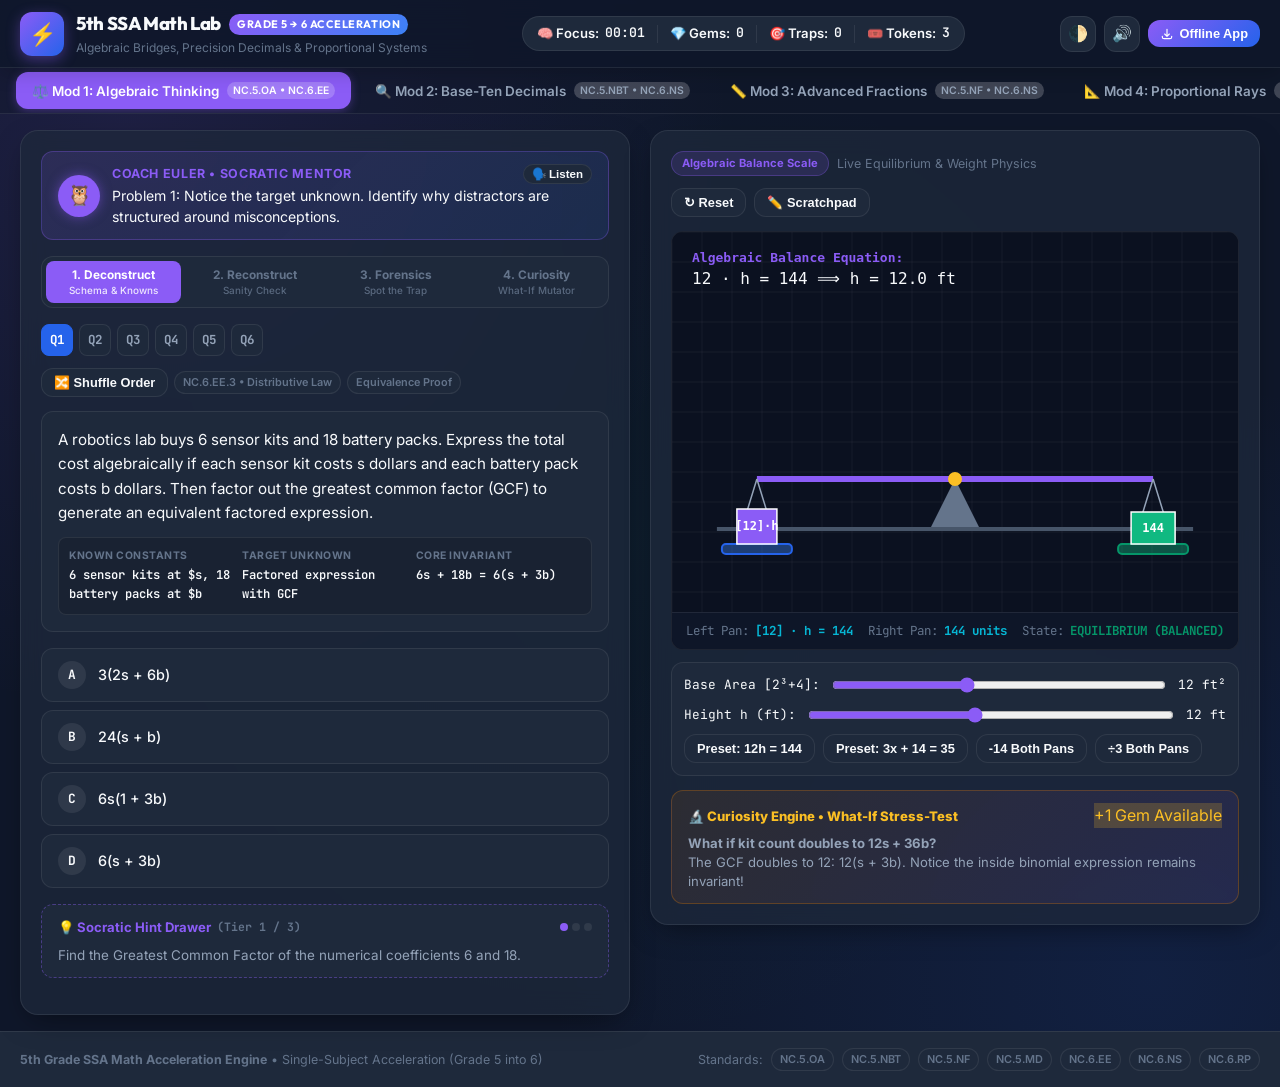
<file: apps/math/5th_grade_ssa_math_acceleration_lab.html>
<!DOCTYPE html>
<html lang="en">
<head>
  <meta charset="UTF-8" />
  <meta name="viewport" content="width=device-width, initial-scale=1.0" />
  <title>5th Grade SSA Math Acceleration &amp; Algebraic Bridges Lab</title>
  <meta name="description" content="State-of-the-art interactive learning platform for 5th Grade Single Subject Acceleration (SSA) Mathematics scholars bridging into 6th Grade standards. Features 5 interactive manipulatives, Socratic coaching, 4-stage pedagogical loop, and 28 rigorous verified challenges." />

  <!-- Typography: Outfit, Inter, JetBrains Mono -->
  <link rel="preconnect" href="https://fonts.googleapis.com">
  <link rel="preconnect" href="https://fonts.gstatic.com" crossorigin>
  <link href="https://fonts.googleapis.com/css2?family=Inter:wght@400;500;600;700&family=JetBrains+Mono:wght@500;700&family=Outfit:wght@600;700;800&display=swap" rel="stylesheet">

  <style>
    /* ==========================================================================
       1. CSS Custom Properties & Design Tokens (Dark Default + Light Mode)
       ========================================================================== */
    :root {
      --bg-base: #0f172a;           /* Slate 900 */
      --bg-surface: #1e293b;        /* Slate 800 */
      --bg-card: rgba(30, 41, 59, 0.75);
      --bg-card-hover: rgba(51, 65, 85, 0.85);
      --bg-glass: rgba(15, 23, 42, 0.85);
      --border-subtle: rgba(255, 255, 255, 0.08);
      --border-glow: rgba(139, 92, 246, 0.35); /* Violet Focus Glow */
      --text-primary: #f8fafc;
      --text-secondary: #94a3b8;
      --text-muted: #64748b;
      
      --accent-primary: #2563eb;    /* Royal Blue */
      --accent-emerald: #059669;    /* Target Invariant / Correct */
      --accent-amber: #d97706;      /* Diagnostic Trap Accent */
      --accent-violet: #8b5cf6;     /* SSA Rigor Glow */
      --accent-cyan: #06b6d4;       /* Base-10 Cyan */
      --accent-rose: #f43f5e;
      --accent-gold: #fbbf24;

      --canvas-bg: #0b1120;
      --canvas-grid: rgba(255, 255, 255, 0.06);
      --canvas-text: #cbd5e1;

      --font-heading: 'Outfit', sans-serif;
      --font-body: 'Inter', -apple-system, sans-serif;
      --font-mono: 'JetBrains Mono', monospace;

      --radius-sm: 8px;
      --radius-md: 12px;
      --radius-lg: 18px;
      --radius-full: 9999px;
      --transition: all 0.2s cubic-bezier(0.16, 1, 0.3, 1);
      --shadow-elevation: 0 10px 30px -10px rgba(0, 0, 0, 0.5);
    }

    [data-theme="light"], .light-mode {
      --bg-base: #f8fafc;           /* Slate 50 */
      --bg-surface: #ffffff;
      --bg-card: rgba(255, 255, 255, 0.95);
      --bg-card-hover: rgba(241, 245, 249, 1);
      --bg-glass: rgba(248, 250, 252, 0.92);
      --border-subtle: rgba(0, 0, 0, 0.09);
      --border-glow: rgba(139, 92, 246, 0.35);
      --text-primary: #0f172a;
      --text-secondary: #334155;
      --text-muted: #64748b;

      --accent-primary: #1d4ed8;
      --accent-emerald: #047857;
      --accent-amber: #b45309;
      --accent-violet: #7c3aed;
      --accent-cyan: #0284c7;

      --canvas-bg: #f1f5f9;
      --canvas-grid: rgba(0, 0, 0, 0.06);
      --canvas-text: #1e293b;
    }

    /* Universal Resets */
    * {
      box-sizing: border-box;
      margin: 0;
      padding: 0;
    }

    body {
      background-color: var(--bg-base);
      color: var(--text-primary);
      font-family: var(--font-body);
      line-height: 1.55;
      min-height: 100vh;
      overflow-x: hidden;
      display: flex;
      flex-direction: column;
      background-image:
        radial-gradient(circle at 10% 10%, rgba(139, 92, 246, 0.12) 0%, transparent 40%),
        radial-gradient(circle at 90% 90%, rgba(37, 99, 235, 0.12) 0%, transparent 40%),
        radial-gradient(circle at 50% 50%, rgba(5, 150, 105, 0.05) 0%, transparent 60%);
      transition: background-color 0.3s ease, color 0.3s ease;
    }

    /* Typography */
    h1, h2, h3, h4, .brand-title {
      font-family: var(--font-heading);
      letter-spacing: -0.02em;
    }

    .mono {
      font-family: var(--font-mono);
    }

    /* Native Math Display Formatting */
    .math-eq {
      font-family: var(--font-mono);
      color: var(--accent-violet);
      background: rgba(139, 92, 246, 0.1);
      padding: 2px 8px;
      border-radius: 6px;
      border: 1px solid rgba(139, 92, 246, 0.25);
      display: inline-block;
      font-size: 0.9em;
      white-space: nowrap;
    }

    .math-fraction {
      display: inline-flex;
      flex-direction: column;
      vertical-align: middle;
      text-align: center;
      padding: 0 4px;
      font-size: 0.9em;
      line-height: 1.1;
    }

    .math-fraction .num {
      border-bottom: 1.5px solid currentColor;
      padding-bottom: 1px;
    }

    .math-fraction .den {
      padding-top: 1px;
    }

    /* ==========================================================================
       2. Navigation Header & SSA Status HUD
       ========================================================================== */
    header.app-header {
      background: var(--bg-glass);
      backdrop-filter: blur(16px);
      border-bottom: 1px solid var(--border-subtle);
      position: sticky;
      top: 0;
      z-index: 50;
      box-shadow: 0 4px 20px rgba(0, 0, 0, 0.2);
    }

    .header-container {
      max-width: 1600px;
      margin: 0 auto;
      padding: 10px 20px;
      display: flex;
      align-items: center;
      justify-content: space-between;
      gap: 16px;
      flex-wrap: wrap;
    }

    .brand-cluster {
      display: flex;
      align-items: center;
      gap: 12px;
      text-decoration: none;
      color: inherit;
    }

    .brand-icon {
      width: 44px;
      height: 44px;
      border-radius: var(--radius-md);
      background: linear-gradient(135deg, var(--accent-violet), var(--accent-primary));
      display: flex;
      align-items: center;
      justify-content: center;
      font-size: 22px;
      box-shadow: 0 4px 14px rgba(139, 92, 246, 0.4);
    }

    .brand-text h1 {
      font-size: 1.15rem;
      font-weight: 800;
      display: flex;
      align-items: center;
      gap: 8px;
    }

    .badge-ssa {
      background: linear-gradient(135deg, #8b5cf6, #3b82f6);
      color: #fff;
      font-size: 0.68rem;
      font-weight: 700;
      padding: 2px 8px;
      border-radius: var(--radius-full);
      text-transform: uppercase;
      letter-spacing: 0.05em;
    }

    .brand-text p {
      font-size: 0.75rem;
      color: var(--text-muted);
    }

    /* Purposeful Gamification HUD */
    .hud-stats-cluster {
      display: flex;
      align-items: center;
      gap: 12px;
      background: var(--bg-surface);
      padding: 6px 14px;
      border-radius: var(--radius-full);
      border: 1px solid var(--border-subtle);
    }

    .hud-stat-item {
      display: flex;
      align-items: center;
      gap: 6px;
      font-size: 0.82rem;
      font-weight: 600;
    }

    .hud-stat-item .val {
      font-family: var(--font-mono);
      color: var(--text-primary);
    }

    .hud-divider {
      width: 1px;
      height: 18px;
      background: var(--border-subtle);
    }

    .hud-controls-group {
      display: flex;
      align-items: center;
      gap: 8px;
    }

    .btn-icon {
      width: 36px;
      height: 36px;
      border-radius: var(--radius-md);
      background: var(--bg-surface);
      border: 1px solid var(--border-subtle);
      color: var(--text-primary);
      display: flex;
      align-items: center;
      justify-content: center;
      cursor: pointer;
      transition: var(--transition);
      font-size: 16px;
    }

    .btn-icon:hover {
      background: var(--bg-card-hover);
      border-color: var(--border-glow);
      transform: translateY(-1px);
    }

    .btn-action-sm {
      padding: 6px 12px;
      border-radius: var(--radius-md);
      font-size: 0.8rem;
      font-weight: 600;
      cursor: pointer;
      display: inline-flex;
      align-items: center;
      gap: 6px;
      transition: var(--transition);
      border: 1px solid var(--border-subtle);
      background: var(--bg-surface);
      color: var(--text-primary);
      text-decoration: none;
    }

    .btn-action-sm:hover {
      border-color: var(--border-glow);
      background: var(--bg-card-hover);
    }

    .btn-action-sm.primary {
      background: linear-gradient(135deg, var(--accent-violet), var(--accent-primary));
      color: #fff;
      border: none;
    }

    /* Module Navigation Tabs Bar */
    .module-nav-bar {
      background: rgba(15, 23, 42, 0.4);
      border-bottom: 1px solid var(--border-subtle);
      overflow-x: auto;
      scrollbar-width: none;
    }

    .module-nav-bar::-webkit-scrollbar {
      display: none;
    }

    .module-tabs-list {
      max-width: 1600px;
      margin: 0 auto;
      display: flex;
      padding: 4px 16px;
      gap: 8px;
    }

    .module-tab-btn {
      padding: 10px 16px;
      border: none;
      background: transparent;
      color: var(--text-secondary);
      font-family: var(--font-body);
      font-size: 0.84rem;
      font-weight: 600;
      border-radius: var(--radius-md);
      cursor: pointer;
      display: flex;
      align-items: center;
      gap: 8px;
      white-space: nowrap;
      transition: var(--transition);
      position: relative;
    }

    .module-tab-btn:hover {
      color: var(--text-primary);
      background: rgba(255, 255, 255, 0.04);
    }

    .module-tab-btn.active {
      color: #fff;
      background: var(--accent-violet);
      box-shadow: 0 2px 10px rgba(139, 92, 246, 0.35);
    }

    .module-tab-btn .badge-pill {
      font-size: 0.65rem;
      padding: 2px 6px;
      border-radius: var(--radius-full);
      background: rgba(255, 255, 255, 0.2);
    }

    /* ==========================================================================
       3. Responsive 50/50 Split-Screen Workspace Grid
       ========================================================================== */
    .workspace-main {
      flex: 1;
      max-width: 1600px;
      width: 100%;
      margin: 0 auto;
      padding: 16px 20px;
      display: grid;
      grid-template-columns: 1fr 1fr;
      gap: 20px;
      align-items: start;
    }

    @media (max-width: 1100px) {
      .workspace-main {
        grid-template-columns: 1fr;
      }
    }

    .panel-card {
      background: var(--bg-card);
      border: 1px solid var(--border-subtle);
      border-radius: var(--radius-lg);
      padding: 20px;
      backdrop-filter: blur(12px);
      box-shadow: var(--shadow-elevation);
      position: relative;
      overflow: hidden;
    }

    /* ==========================================================================
       4. LEFT PANEL: Socratic Coach, 4-Stage Loop, Problem & Forensics
       ========================================================================== */
    .coach-euler-banner {
      display: flex;
      align-items: center;
      gap: 12px;
      background: linear-gradient(135deg, rgba(139, 92, 246, 0.15), rgba(37, 99, 235, 0.12));
      border: 1px solid rgba(139, 92, 246, 0.3);
      padding: 12px 16px;
      border-radius: var(--radius-md);
      margin-bottom: 16px;
    }

    .coach-avatar {
      width: 42px;
      height: 42px;
      border-radius: 50%;
      background: var(--accent-violet);
      display: flex;
      align-items: center;
      justify-content: center;
      font-size: 20px;
      flex-shrink: 0;
      box-shadow: 0 0 12px rgba(139, 92, 246, 0.5);
    }

    .coach-dialogue-text {
      flex: 1;
    }

    .coach-title {
      font-size: 0.78rem;
      font-weight: 700;
      color: var(--accent-violet);
      text-transform: uppercase;
      letter-spacing: 0.05em;
      display: flex;
      align-items: center;
      justify-content: space-between;
    }

    .coach-speech {
      font-size: 0.88rem;
      color: var(--text-primary);
      margin-top: 2px;
      line-height: 1.45;
    }

    /* 4-Stage Pedagogical Loop Navigation */
    .stage-loop-bar {
      display: grid;
      grid-template-columns: repeat(4, 1fr);
      gap: 6px;
      background: var(--bg-surface);
      padding: 4px;
      border-radius: var(--radius-md);
      margin-bottom: 16px;
      border: 1px solid var(--border-subtle);
    }

    .stage-btn {
      padding: 7px 8px;
      border: none;
      background: transparent;
      color: var(--text-muted);
      font-family: var(--font-body);
      font-size: 0.74rem;
      font-weight: 700;
      border-radius: var(--radius-sm);
      cursor: pointer;
      text-align: center;
      transition: var(--transition);
      display: flex;
      flex-direction: column;
      align-items: center;
      gap: 2px;
    }

    .stage-btn:hover {
      color: var(--text-primary);
      background: rgba(255, 255, 255, 0.04);
    }

    .stage-btn.active {
      background: var(--accent-violet);
      color: #fff;
    }

    .stage-btn .sub-tag {
      font-size: 0.62rem;
      font-weight: 500;
      opacity: 0.85;
    }

    /* Question Selection Header */
    .question-navigator {
      display: flex;
      align-items: center;
      justify-content: space-between;
      gap: 12px;
      margin-bottom: 14px;
      flex-wrap: wrap;
    }

    .q-pills-row {
      display: flex;
      align-items: center;
      gap: 6px;
      flex-wrap: wrap;
    }

    .q-pill {
      width: 32px;
      height: 32px;
      border-radius: var(--radius-sm);
      border: 1px solid var(--border-subtle);
      background: var(--bg-surface);
      color: var(--text-secondary);
      font-family: var(--font-mono);
      font-size: 0.78rem;
      font-weight: 700;
      display: flex;
      align-items: center;
      justify-content: center;
      cursor: pointer;
      transition: var(--transition);
    }

    .q-pill:hover {
      border-color: var(--border-glow);
      color: var(--text-primary);
    }

    .q-pill.active {
      background: var(--accent-primary);
      border-color: var(--accent-primary);
      color: #fff;
    }

    .q-pill.passed {
      background: rgba(5, 150, 105, 0.2);
      border-color: var(--accent-emerald);
      color: var(--accent-emerald);
    }

    .q-meta-badges {
      display: flex;
      align-items: center;
      gap: 6px;
    }

    .meta-badge {
      font-size: 0.68rem;
      font-weight: 600;
      padding: 2px 8px;
      border-radius: var(--radius-full);
      background: var(--bg-surface);
      border: 1px solid var(--border-subtle);
      color: var(--text-muted);
    }

    /* Question Problem Box */
    .problem-box {
      background: var(--bg-surface);
      border: 1px solid var(--border-subtle);
      border-radius: var(--radius-md);
      padding: 16px;
      margin-bottom: 16px;
    }

    .problem-narrative {
      font-size: 0.95rem;
      color: var(--text-primary);
      line-height: 1.6;
      margin-bottom: 12px;
    }

    /* 3-Column Schema: Knowns, Unknowns, Core Invariant */
    .schema-3col {
      display: grid;
      grid-template-columns: repeat(3, 1fr);
      gap: 8px;
      background: rgba(0, 0, 0, 0.15);
      border: 1px solid var(--border-subtle);
      border-radius: var(--radius-sm);
      padding: 10px;
      font-size: 0.76rem;
    }

    .schema-item {
      display: flex;
      flex-direction: column;
      gap: 2px;
    }

    .schema-label {
      font-weight: 700;
      color: var(--text-muted);
      text-transform: uppercase;
      font-size: 0.65rem;
      letter-spacing: 0.05em;
    }

    .schema-val {
      font-family: var(--font-mono);
      color: var(--text-primary);
      font-weight: 600;
    }

    /* Answer Choices Grid */
    .options-container {
      display: flex;
      flex-direction: column;
      gap: 8px;
      margin-bottom: 16px;
    }

    .option-card {
      background: var(--bg-surface);
      border: 1.5px solid var(--border-subtle);
      border-radius: var(--radius-md);
      padding: 12px 16px;
      display: flex;
      align-items: center;
      gap: 12px;
      cursor: pointer;
      transition: var(--transition);
      position: relative;
    }

    .option-card:hover {
      border-color: var(--border-glow);
      background: var(--bg-card-hover);
      transform: translateX(3px);
    }

    .option-card.selected {
      border-color: var(--accent-primary);
      background: rgba(37, 99, 235, 0.12);
    }

    .option-card.correct {
      border-color: var(--accent-emerald) !important;
      background: rgba(5, 150, 105, 0.15) !important;
    }

    .option-card.trap {
      border-color: var(--accent-amber) !important;
      background: rgba(217, 119, 6, 0.15) !important;
    }

    .option-letter {
      width: 28px;
      height: 28px;
      border-radius: 50%;
      background: rgba(255, 255, 255, 0.08);
      font-family: var(--font-mono);
      font-weight: 700;
      font-size: 0.8rem;
      display: flex;
      align-items: center;
      justify-content: center;
      flex-shrink: 0;
    }

    .option-text {
      flex: 1;
      font-size: 0.9rem;
      font-weight: 500;
    }

    .option-forensic-tag {
      font-size: 0.68rem;
      font-weight: 700;
      padding: 2px 8px;
      border-radius: var(--radius-full);
      text-transform: uppercase;
      letter-spacing: 0.04em;
      display: none;
    }

    .option-card.correct .option-forensic-tag {
      display: inline-block;
      background: var(--accent-emerald);
      color: #fff;
    }

    .option-card.trap .option-forensic-tag {
      display: inline-block;
      background: var(--accent-amber);
      color: #fff;
    }

    /* Socratic Hint Drawer */
    .hint-drawer {
      background: var(--bg-surface);
      border: 1px dashed rgba(139, 92, 246, 0.4);
      border-radius: var(--radius-md);
      padding: 12px 16px;
      margin-bottom: 16px;
    }

    .hint-header {
      display: flex;
      align-items: center;
      justify-content: space-between;
      cursor: pointer;
    }

    .hint-title {
      font-size: 0.82rem;
      font-weight: 700;
      color: var(--accent-violet);
      display: flex;
      align-items: center;
      gap: 6px;
    }

    .hint-stage-dots {
      display: flex;
      gap: 4px;
    }

    .hint-dot {
      width: 8px;
      height: 8px;
      border-radius: 50%;
      background: var(--border-subtle);
    }

    .hint-dot.active {
      background: var(--accent-violet);
    }

    .hint-content {
      font-size: 0.84rem;
      color: var(--text-secondary);
      margin-top: 8px;
      line-height: 1.5;
    }

    /* 4-Step Solution Accordion */
    .solution-accordion {
      display: none;
      background: var(--bg-surface);
      border: 1px solid var(--border-subtle);
      border-radius: var(--radius-md);
      padding: 14px;
      margin-top: 14px;
    }

    .solution-accordion.visible {
      display: block;
      animation: fadeIn 0.3s ease;
    }

    @keyframes fadeIn {
      from { opacity: 0; transform: translateY(-6px); }
      to { opacity: 1; transform: translateY(0); }
    }

    .solution-step {
      margin-bottom: 10px;
      padding-bottom: 10px;
      border-bottom: 1px solid var(--border-subtle);
    }

    .solution-step:last-child {
      margin-bottom: 0;
      padding-bottom: 0;
      border-bottom: none;
    }

    .step-title {
      font-size: 0.78rem;
      font-weight: 700;
      color: var(--accent-violet);
      text-transform: uppercase;
      letter-spacing: 0.04em;
      margin-bottom: 3px;
    }

    .step-desc {
      font-size: 0.84rem;
      color: var(--text-secondary);
      line-height: 1.5;
    }

    /* ==========================================================================
       5. RIGHT PANEL: Visual Sandbox & Manipulative Canvas
       ========================================================================== */
    .sandbox-panel-header {
      display: flex;
      align-items: center;
      justify-content: space-between;
      gap: 12px;
      margin-bottom: 14px;
      flex-wrap: wrap;
    }

    .sandbox-title-group {
      display: flex;
      align-items: center;
      gap: 8px;
    }

    .sandbox-badge {
      font-size: 0.7rem;
      font-weight: 700;
      color: var(--accent-violet);
      background: rgba(139, 92, 246, 0.15);
      padding: 3px 10px;
      border-radius: var(--radius-full);
      border: 1px solid rgba(139, 92, 246, 0.3);
    }

    .sandbox-controls-row {
      display: flex;
      align-items: center;
      gap: 8px;
    }

    /* Manipulative Canvas Container */
    .manipulative-canvas-wrapper {
      position: relative;
      background: var(--canvas-bg);
      border: 1px solid var(--border-subtle);
      border-radius: var(--radius-md);
      overflow: hidden;
      min-height: 380px;
      display: flex;
      flex-direction: column;
    }

    canvas.interactive-canvas {
      width: 100%;
      height: 380px;
      display: block;
      cursor: crosshair;
    }

    /* Whiteboard Scratchpad Overlay Canvas */
    canvas.scratchpad-overlay {
      position: absolute;
      top: 0;
      left: 0;
      width: 100%;
      height: 100%;
      pointer-events: none;
      z-index: 10;
    }

    canvas.scratchpad-overlay.active {
      pointer-events: auto;
      cursor: crosshair;
    }

    /* Live Telemetry Bar */
    .telemetry-readout-bar {
      background: rgba(15, 23, 42, 0.9);
      border-top: 1px solid var(--border-subtle);
      padding: 8px 14px;
      display: flex;
      align-items: center;
      justify-content: space-between;
      gap: 12px;
      font-size: 0.78rem;
      font-family: var(--font-mono);
      flex-wrap: wrap;
    }

    .telemetry-item {
      display: flex;
      align-items: center;
      gap: 6px;
    }

    .telemetry-item .label {
      color: var(--text-muted);
    }

    .telemetry-item .val {
      color: var(--accent-cyan);
      font-weight: 700;
    }

    /* Manipulative Interactive Controls Bar */
    .manipulative-controls-bar {
      padding: 12px;
      background: var(--bg-surface);
      border-radius: var(--radius-md);
      margin-top: 12px;
      display: flex;
      flex-direction: column;
      gap: 10px;
      border: 1px solid var(--border-subtle);
    }

    .control-slider-row {
      display: flex;
      align-items: center;
      justify-content: space-between;
      gap: 12px;
      font-size: 0.8rem;
    }

    .control-slider-row input[type="range"] {
      flex: 1;
      accent-color: var(--accent-violet);
      cursor: pointer;
    }

    .button-actions-row {
      display: flex;
      align-items: center;
      gap: 8px;
      flex-wrap: wrap;
    }

    /* Scratchpad Toolbar */
    .scratchpad-toolbar {
      display: flex;
      align-items: center;
      gap: 8px;
      background: var(--bg-surface);
      padding: 6px 12px;
      border-radius: var(--radius-md);
      border: 1px solid var(--border-subtle);
      margin-top: 10px;
      flex-wrap: wrap;
    }

    .tool-btn {
      padding: 5px 10px;
      border-radius: var(--radius-sm);
      font-size: 0.76rem;
      font-weight: 600;
      border: 1px solid var(--border-subtle);
      background: var(--bg-card);
      color: var(--text-secondary);
      cursor: pointer;
      display: flex;
      align-items: center;
      gap: 4px;
      transition: var(--transition);
    }

    .tool-btn.active {
      background: var(--accent-violet);
      color: #fff;
      border-color: var(--accent-violet);
    }

    .color-swatch {
      width: 18px;
      height: 18px;
      border-radius: 50%;
      cursor: pointer;
      border: 1.5px solid rgba(255, 255, 255, 0.4);
    }

    /* What-If Curiosity Section */
    .what-if-box {
      margin-top: 14px;
      background: linear-gradient(135deg, rgba(217, 119, 6, 0.1), rgba(139, 92, 246, 0.1));
      border: 1px solid rgba(217, 119, 6, 0.3);
      border-radius: var(--radius-md);
      padding: 12px 16px;
    }

    .what-if-header {
      display: flex;
      align-items: center;
      justify-content: space-between;
      margin-bottom: 6px;
    }

    .what-if-title {
      font-size: 0.82rem;
      font-weight: 800;
      color: var(--accent-gold);
      display: flex;
      align-items: center;
      gap: 6px;
    }

    .what-if-desc {
      font-size: 0.82rem;
      color: var(--text-secondary);
      line-height: 1.45;
    }

    /* ==========================================================================
       6. Custom In-App Toast & Confirmation Modal (Zero Native Popups)
       ========================================================================== */
    #customToast {
      position: fixed;
      top: 20px;
      right: 20px;
      z-index: 100;
      max-width: 440px;
      background: rgba(15, 23, 42, 0.95);
      border: 1px solid var(--accent-violet);
      box-shadow: 0 10px 30px rgba(0, 0, 0, 0.6);
      backdrop-filter: blur(12px);
      padding: 14px 18px 18px 18px;
      border-radius: var(--radius-md);
      color: #fff;
      display: flex;
      align-items: flex-start;
      gap: 12px;
      transform: translateY(-50px);
      opacity: 0;
      pointer-events: none;
      transition: all 0.3s cubic-bezier(0.16, 1, 0.3, 1);
      overflow: hidden;
    }

    #customToast .toast-progress-bar {
      position: absolute;
      bottom: 0;
      left: 0;
      height: 3px;
      width: 100%;
      background: linear-gradient(90deg, var(--accent-violet), var(--accent-cyan));
      border-bottom-left-radius: var(--radius-md);
      border-bottom-right-radius: var(--radius-md);
      transition: width 15000ms linear;
    }

    #customToast.show {
      transform: translateY(0);
      opacity: 1;
      pointer-events: auto;
    }

    #customToast .toast-icon {
      font-size: 22px;
      flex-shrink: 0;
    }

    #customToast .toast-content {
      flex: 1;
    }

    #customToast .toast-title {
      font-size: 0.88rem;
      font-weight: 700;
      margin-bottom: 2px;
    }

    #customToast .toast-msg {
      font-size: 0.8rem;
      color: #94a3b8;
      line-height: 1.4;
    }

    #customToast .toast-close {
      cursor: pointer;
      font-size: 14px;
      color: #64748b;
      background: none;
      border: none;
    }

    /* Custom In-App Modal */
    #customConfirmModal {
      position: fixed;
      inset: 0;
      background: rgba(0, 0, 0, 0.7);
      backdrop-filter: blur(8px);
      z-index: 99;
      display: flex;
      align-items: center;
      justify-content: center;
      padding: 20px;
      opacity: 0;
      pointer-events: none;
      transition: opacity 0.2s ease;
    }

    #customConfirmModal.show {
      opacity: 1;
      pointer-events: auto;
    }

    .modal-box {
      background: var(--bg-surface);
      border: 1px solid var(--border-glow);
      border-radius: var(--radius-lg);
      max-width: 480px;
      width: 100%;
      padding: 24px;
      box-shadow: 0 20px 50px rgba(0, 0, 0, 0.5);
    }

    .modal-title {
      font-size: 1.1rem;
      font-weight: 800;
      margin-bottom: 8px;
    }

    .modal-body {
      font-size: 0.88rem;
      color: var(--text-secondary);
      margin-bottom: 20px;
      line-height: 1.5;
    }

    .modal-actions {
      display: flex;
      justify-content: flex-end;
      gap: 10px;
    }

    /* ==========================================================================
       7. Footer & Offline Status
       ========================================================================== */
    footer.app-footer {
      border-top: 1px solid var(--border-subtle);
      background: var(--bg-surface);
      padding: 16px 20px;
      margin-top: auto;
    }

    .footer-container {
      max-width: 1600px;
      margin: 0 auto;
      display: flex;
      align-items: center;
      justify-content: space-between;
      gap: 16px;
      flex-wrap: wrap;
      font-size: 0.78rem;
      color: var(--text-muted);
    }

    .footer-standards-list {
      display: flex;
      align-items: center;
      gap: 8px;
      flex-wrap: wrap;
    }
  </style>
</head>
<body>

  <!-- ==========================================================================
       TOP APP HEADER & STATUS HUD
       ========================================================================== -->
  <header class="app-header">
    <div class="header-container">
      
      <!-- Brand & Navigation -->
      <a href="../../index.html" class="brand-cluster" id="homeBrandLink" title="Return to Portal Home">
        <div class="brand-icon">⚡</div>
        <div class="brand-text">
          <h1>
            <span>5th SSA Math Lab</span>
            <span class="badge-ssa">Grade 5 → 6 Acceleration</span>
          </h1>
          <p>Algebraic Bridges, Precision Decimals &amp; Proportional Systems</p>
        </div>
      </a>

      <!-- Purposeful Gamification HUD -->
      <div class="hud-stats-cluster">
        <div class="hud-stat-item" title="Deep Thinking Focus Duration">
          <span>🧠 Focus:</span>
          <span class="val" id="hudTimerVal">00:00</span>
        </div>
        <div class="hud-divider"></div>
        <div class="hud-stat-item" title="Curiosity Gems unlocked through What-If stress tests">
          <span>💎 Gems:</span>
          <span class="val" id="hudGemsVal">0</span>
        </div>
        <div class="hud-divider"></div>
        <div class="hud-stat-item" title="Trap-Hunter Badges from distractor forensics">
          <span>🎯 Traps:</span>
          <span class="val" id="hudTrapsVal">0</span>
        </div>
        <div class="hud-divider"></div>
        <div class="hud-stat-item" title="Retry Tokens for second chance mastery">
          <span>🎟️ Tokens:</span>
          <span class="val" id="hudTokensVal">3</span>
        </div>
      </div>

      <!-- Action & Utility Controls -->
      <div class="hud-controls-group">
        <button type="button" class="btn-icon" id="themeToggleBtn" title="Toggle Light/Dark Theme">🌓</button>
        <button type="button" class="btn-icon" id="audioToggleBtn" title="Toggle Web Audio SFX">🔊</button>
        <button type="button" class="btn-action-sm primary" id="downloadAppBtn" title="Download Standalone Offline HTML File">
          <svg width="14" height="14" fill="none" stroke="currentColor" viewBox="0 0 24 24"><path stroke-linecap="round" stroke-linejoin="round" stroke-width="2" d="M4 16v1a3 3 0 003 3h10a3 3 0 003-3v-1m-4-4l-4 4m0 0l-4-4m4 4V4"></path></svg>
          <span>Offline App</span>
        </button>
      </div>

    </div>
  </header>

  <!-- ==========================================================================
       MODULE SELECTION TAB BAR
       ========================================================================== -->
  <nav class="module-nav-bar" aria-label="Learning Modules">
    <div class="module-tabs-list">
      <button class="module-tab-btn active" data-mod="1" id="tabMod1">
        <span>⚖️ Mod 1: Algebraic Thinking</span>
        <span class="badge-pill">NC.5.OA • NC.6.EE</span>
      </button>
      <button class="module-tab-btn" data-mod="2" id="tabMod2">
        <span>🔍 Mod 2: Base-Ten Decimals</span>
        <span class="badge-pill">NC.5.NBT • NC.6.NS</span>
      </button>
      <button class="module-tab-btn" data-mod="3" id="tabMod3">
        <span>📏 Mod 3: Advanced Fractions</span>
        <span class="badge-pill">NC.5.NF • NC.6.NS</span>
      </button>
      <button class="module-tab-btn" data-mod="4" id="tabMod4">
        <span>📐 Mod 4: Proportional Rays</span>
        <span class="badge-pill">NC.5.OA • NC.6.RP</span>
      </button>
      <button class="module-tab-btn" data-mod="5" id="tabMod5">
        <span>📦 Mod 5: 3D Spatial Geometry</span>
        <span class="badge-pill">NC.5.MD • NC.6.G</span>
      </button>
    </div>
  </nav>

  <!-- ==========================================================================
       MAIN WORKSPACE (50/50 SPLIT SCREEN)
       ========================================================================== -->
  <main class="workspace-main">

    <!-- ====================================================================
         LEFT PANEL: Socratic Coach, 4-Stage Loop & Question Workspace
         ==================================================================== -->
    <section class="panel-card" id="leftSocraticPanel">
      
      <!-- Coach Euler Dialogue Banner -->
      <div class="coach-euler-banner">
        <div class="coach-avatar">🦉</div>
        <div class="coach-dialogue-text">
          <div class="coach-title">
            <span>Coach Euler • Socratic Mentor</span>
            <button type="button" class="btn-action-sm" id="speakDialogueBtn" style="padding: 2px 8px; font-size: 0.72rem;">
              <span>🗣️ Listen</span>
            </button>
          </div>
          <p class="coach-speech" id="coachDialogueText">
            Welcome to SSA Acceleration. We build mathematical invariance rather than memorize recipes. Let us deconstruct the balance before calculating.
          </p>
        </div>
      </div>

      <!-- 4-Stage Pedagogical Loop Stepper -->
      <div class="stage-loop-bar" role="tablist">
        <button class="stage-btn active" data-stage="1" id="stageBtn1">
          <span>1. Deconstruct</span>
          <span class="sub-tag">Schema &amp; Knowns</span>
        </button>
        <button class="stage-btn" data-stage="2" id="stageBtn2">
          <span>2. Reconstruct</span>
          <span class="sub-tag">Sanity Check</span>
        </button>
        <button class="stage-btn" data-stage="3" id="stageBtn3">
          <span>3. Forensics</span>
          <span class="sub-tag">Spot the Trap</span>
        </button>
        <button class="stage-btn" data-stage="4" id="stageBtn4">
          <span>4. Curiosity</span>
          <span class="sub-tag">What-If Mutator</span>
        </button>
      </div>

      <!-- Question Selector Header -->
      <div class="question-navigator">
        <div class="q-pills-row" id="qPillsContainer">
          <!-- Rendered dynamically per module -->
        </div>
        <div class="q-meta-badges">
          <button type="button" class="btn-action-sm" id="shuffleBtn" title="Dynamically shuffle order of questions and answer choices">
            <span>🔀 Shuffle Order</span>
          </button>
          <span class="meta-badge" id="qStandardTag">NC.6.EE.2</span>
          <span class="meta-badge" id="qDifficultyTag">SSA Accelerated</span>
        </div>
      </div>

      <!-- Problem Context & Narrative -->
      <div class="problem-box">
        <p class="problem-narrative" id="problemPromptText">
          Loading problem context...
        </p>

        <!-- 3-Column Schema: Knowns, Unknowns, Core Invariant -->
        <div class="schema-3col">
          <div class="schema-item">
            <span class="schema-label">Known Constants</span>
            <span class="schema-val" id="schemaKnownsVal">-</span>
          </div>
          <div class="schema-item">
            <span class="schema-label">Target Unknown</span>
            <span class="schema-val" id="schemaUnknownsVal">-</span>
          </div>
          <div class="schema-item">
            <span class="schema-label">Core Invariant</span>
            <span class="schema-val" id="schemaInvariantVal">-</span>
          </div>
        </div>
      </div>

      <!-- Answer Options (Multiple Choice with Distractor Forensics) -->
      <div class="options-container" id="optionsContainer">
        <!-- Injected via JavaScript -->
      </div>

      <!-- Socratic 3-Stage Hint Drawer -->
      <div class="hint-drawer">
        <div class="hint-header" id="hintToggleHeader">
          <div class="hint-title">
            <span>💡 Socratic Hint Drawer</span>
            <span id="hintStageLabel" class="mono" style="font-size: 0.72rem; color: var(--text-muted);">(Tier 1 / 3)</span>
          </div>
          <div class="hint-stage-dots">
            <div class="hint-dot active" id="hDot1"></div>
            <div class="hint-dot" id="hDot2"></div>
            <div class="hint-dot" id="hDot3"></div>
          </div>
        </div>
        <div class="hint-content" id="hintBodyText">
          Click to reveal a Tier 1 conceptual nudge without giving away the solution.
        </div>
      </div>

      <!-- 4-Step Solution Accordion (Revealed on submission) -->
      <div class="solution-accordion" id="solutionAccordion">
        <div class="solution-step">
          <div class="step-title">Step 1: Deconstruct &amp; Understand</div>
          <div class="step-desc" id="solStep1">-</div>
        </div>
        <div class="solution-step">
          <div class="step-title">Step 2: Mathematical Model</div>
          <div class="step-desc" id="solStep2">-</div>
        </div>
        <div class="solution-step">
          <div class="step-title">Step 3: Solve Systematically</div>
          <div class="step-desc" id="solStep3">-</div>
        </div>
        <div class="solution-step">
          <div class="step-title">Step 4: Verify &amp; Stress-Test</div>
          <div class="step-desc" id="solStep4">-</div>
        </div>
      </div>

    </section>

    <!-- ====================================================================
         RIGHT PANEL: Interactive Sandbox, Manipulative Canvas & Whiteboard
         ==================================================================== -->
    <section class="panel-card" id="rightSandboxPanel">
      
      <!-- Sandbox Header -->
      <div class="sandbox-panel-header">
        <div class="sandbox-title-group">
          <span class="sandbox-badge" id="manipulativeBadgeName">Algebraic Balance Scale</span>
          <span style="font-size: 0.78rem; color: var(--text-muted);" id="manipulativeSubtext">Live Equilibrium &amp; Weight Physics</span>
        </div>
        <div class="sandbox-controls-row">
          <button type="button" class="btn-action-sm" id="resetSandboxBtn" title="Reset Sandbox to Problem Defaults">
            <span>↻ Reset</span>
          </button>
          <button type="button" class="btn-action-sm" id="toggleScratchpadBtn" title="Toggle Whiteboard Drawing Layer">
            <span>✏️ Scratchpad</span>
          </button>
        </div>
      </div>

      <!-- Interactive Manipulative Canvas Wrapper -->
      <div class="manipulative-canvas-wrapper" id="canvasWrapper">
        <canvas id="activeManipulativeCanvas" class="interactive-canvas"></canvas>
        <canvas id="scratchpadCanvas" class="scratchpad-overlay"></canvas>
        
        <!-- Live HUD Telemetry Readout -->
        <div class="telemetry-readout-bar" id="telemetryReadoutBar">
          <div class="telemetry-item">
            <span class="label">Left Pan:</span>
            <span class="val" id="telVal1">12 · h</span>
          </div>
          <div class="telemetry-item">
            <span class="label">Right Pan:</span>
            <span class="val" id="telVal2">144 units</span>
          </div>
          <div class="telemetry-item">
            <span class="label">State:</span>
            <span class="val" id="telVal3" style="color: var(--accent-emerald);">EQUILIBRIUM</span>
          </div>
        </div>
      </div>

      <!-- Scratchpad Whiteboard Toolbar (Toggled) -->
      <div class="scratchpad-toolbar" id="scratchpadToolbar" style="display: none;">
        <span style="font-size: 0.75rem; font-weight: 700; color: var(--accent-violet);">Tools:</span>
        <button type="button" class="tool-btn active" data-tool="pen" id="toolPenBtn">Pen</button>
        <button type="button" class="tool-btn" data-tool="highlighter" id="toolHighlighterBtn">Highlighter</button>
        <button type="button" class="tool-btn" data-tool="eraser" id="toolEraserBtn">Eraser</button>
        <div style="display: flex; gap: 6px; align-items: center; margin-left: 8px;">
          <div class="color-swatch" style="background: #38bdf8;" data-color="#38bdf8"></div>
          <div class="color-swatch" style="background: #fbbf24;" data-color="#fbbf24"></div>
          <div class="color-swatch" style="background: #34d399;" data-color="#34d399"></div>
          <div class="color-swatch" style="background: #ffffff;" data-color="#ffffff"></div>
        </div>
        <button type="button" class="tool-btn" id="clearScratchpadBtn" style="margin-left: auto;">Clear Whiteboard</button>
      </div>

      <!-- Dynamic Manipulative Slider & Action Controls -->
      <div class="manipulative-controls-bar" id="dynamicControlsBar">
        <!-- Rendered dynamically depending on the active module! -->
      </div>

      <!-- "What-If" Curiosity Engine Panel -->
      <div class="what-if-box" id="whatIfContainer">
        <div class="what-if-header">
          <div class="what-if-title">
            <span>🔬 Curiosity Engine • What-If Stress-Test</span>
          </div>
          <span class="badge-pill" style="background: rgba(251, 191, 36, 0.2); color: #fbbf24;" id="whatIfGemBadge">+1 Gem Available</span>
        </div>
        <p class="what-if-desc" id="whatIfDescText">
          Slide the parameter controls to mutate base conditions and prove why the invariant relationship holds true.
        </p>
      </div>

    </section>

  </main>

  <!-- ==========================================================================
       CUSTOM IN-APP FLOATING TOAST (Zero Native Popups)
       ========================================================================== -->
  <div id="customToast" role="alert" aria-live="polite">
    <div class="toast-icon" id="toastIcon">💡</div>
    <div class="toast-content">
      <div class="toast-title" id="toastTitle">Notification</div>
      <div class="toast-msg" id="toastMsg">Action executed successfully.</div>
    </div>
    <button type="button" class="toast-close" id="toastCloseBtn" aria-label="Close notification">✕</button>
    <div class="toast-progress-bar" id="toastProgressBar"></div>
  </div>

  <!-- ==========================================================================
       CUSTOM IN-APP CONFIRMATION MODAL (Zero Native Popups)
       ========================================================================== -->
  <div id="customConfirmModal" role="dialog" aria-modal="true" aria-labelledby="modalHeading">
    <div class="modal-box">
      <h3 class="modal-title" id="modalHeading">Confirm Action</h3>
      <p class="modal-body" id="modalBodyText">Are you sure you want to proceed?</p>
      <div class="modal-actions">
        <button type="button" class="btn-action-sm" id="modalCancelBtn">Cancel</button>
        <button type="button" class="btn-action-sm primary" id="modalConfirmBtn">Proceed</button>
      </div>
    </div>
  </div>

  <!-- ==========================================================================
       FOOTER & STANDARDS COMPLIANCE
       ========================================================================== -->
  <footer class="app-footer">
    <div class="footer-container">
      <div>
        <strong>5th Grade SSA Math Acceleration Engine</strong> • Single-Subject Acceleration (Grade 5 into 6)
      </div>
      <div class="footer-standards-list">
        <span>Standards:</span>
        <span class="meta-badge">NC.5.OA</span>
        <span class="meta-badge">NC.5.NBT</span>
        <span class="meta-badge">NC.5.NF</span>
        <span class="meta-badge">NC.5.MD</span>
        <span class="meta-badge">NC.6.EE</span>
        <span class="meta-badge">NC.6.NS</span>
        <span class="meta-badge">NC.6.RP</span>
      </div>
    </div>
  </footer>

  <!-- ==========================================================================
       EMBEDDED CLIENT SCRIPT: ENGINE, MANIPULATIVES & QUESTION DATABASE
       ========================================================================== -->
  <script>
  (function () {
    'use strict';

    /* ==========================================================================
       1. WEB AUDIO API PROCEDURAL SOUND SYNTHESIZER
       ========================================================================== */
    const SoundManager = {
      ctx: null,
      muted: false,

      init() {
        try {
          const AudioCtx = window.AudioContext || window.webkitAudioContext;
          if (AudioCtx) this.ctx = new AudioCtx();
        } catch (e) {
          console.warn('Web Audio not supported.');
        }
      },

      playTone(freq, type, duration, gainVal = 0.15) {
        if (this.muted || !this.ctx) return;
        if (this.ctx.state === 'suspended') this.ctx.resume();

        const osc = this.ctx.createOscillator();
        const gain = this.ctx.createGain();
        osc.type = type;
        osc.frequency.setValueAtTime(freq, this.ctx.currentTime);

        gain.gain.setValueAtTime(gainVal, this.ctx.currentTime);
        gain.gain.exponentialRampToValueAtTime(0.0001, this.ctx.currentTime + duration);

        osc.connect(gain);
        gain.connect(this.ctx.destination);
        osc.start();
        osc.stop(this.ctx.currentTime + duration);
      },

      playSuccess() {
        this.playTone(523.25, 'triangle', 0.15, 0.2); // C5
        setTimeout(() => this.playTone(659.25, 'triangle', 0.15, 0.2), 100); // E5
        setTimeout(() => this.playTone(783.99, 'triangle', 0.3, 0.25), 200); // G5
      },

      playTrapTone() {
        this.playTone(329.63, 'sawtooth', 0.2, 0.15); // E4
        setTimeout(() => this.playTone(293.66, 'sawtooth', 0.35, 0.18), 120); // D4
      },

      playClick() {
        this.playTone(800, 'sine', 0.04, 0.08);
      },

      playFanfare() {
        [523.25, 659.25, 783.99, 1046.5].forEach((freq, i) => {
          setTimeout(() => this.playTone(freq, 'triangle', 0.25, 0.2), i * 90);
        });
      }
    };

    /* ==========================================================================
       2. IN-APP MESSAGING CONTROLLERS (No Native Alert/Confirm)
       ========================================================================== */
    const UI = {
      toastTimer: null,

      showToast(title, msg, icon = '💡') {
        const toast = document.getElementById('customToast');
        const titleEl = document.getElementById('toastTitle');
        const msgEl = document.getElementById('toastMsg');
        const iconEl = document.getElementById('toastIcon');
        const barEl = document.getElementById('toastProgressBar');

        if (!toast || !titleEl || !msgEl) return;

        titleEl.textContent = title;
        msgEl.textContent = msg;
        if (iconEl) iconEl.textContent = icon;

        toast.classList.add('show');
        SoundManager.playClick();

        if (barEl) {
          barEl.style.transition = 'none';
          barEl.style.width = '100%';
          void barEl.offsetWidth; // Force layout recalculation
          barEl.style.transition = 'width 15000ms linear';
          barEl.style.width = '0%';
        }

        if (this.toastTimer) clearTimeout(this.toastTimer);
        this.toastTimer = setTimeout(() => {
          toast.classList.remove('show');
        }, 15000); // Minimum 15 seconds display duration
      },

      confirm(title, body, onConfirm) {
        const modal = document.getElementById('customConfirmModal');
        const heading = document.getElementById('modalHeading');
        const bodyEl = document.getElementById('modalBodyText');
        const confirmBtn = document.getElementById('modalConfirmBtn');
        const cancelBtn = document.getElementById('modalCancelBtn');

        if (!modal) return;

        heading.textContent = title;
        bodyEl.textContent = body;
        modal.classList.add('show');

        const cleanup = () => {
          modal.classList.remove('show');
          confirmBtn.replaceWith(confirmBtn.cloneNode(true));
          cancelBtn.replaceWith(cancelBtn.cloneNode(true));
        };

        document.getElementById('modalConfirmBtn').addEventListener('click', () => {
          cleanup();
          if (onConfirm) onConfirm();
        }, { once: true });

        document.getElementById('modalCancelBtn').addEventListener('click', cleanup, { once: true });
      }
    };

    /* ==========================================================================
       3. SSA MODULE QUESTION DATABASE & FORENSICS (28 VERIFIED CHALLENGES)
       ========================================================================== */
    const QUESTION_BANK = {
      // ------------------------------------------------------------------------
      // MODULE 1: Algebraic Thinking, Variable Abstraction & Equation Modeling
      // Standards: NC.5.OA.2, NC.5.OA.3, NC.6.EE.1, NC.6.EE.2, NC.6.EE.3, NC.6.EE.6, NC.6.EE.7
      // ------------------------------------------------------------------------
      1: [
        {
          id: 'm1_q1',
          standard: 'NC.6.EE.6 • NC.5.OA.2',
          difficulty: 'SSA Rigor Jump',
          narrative: 'A shipping crate has a base area represented by the bracketed expression [2³ + 4] ft² and an unknown height h ft. If the total interior volume of the crate is 144 ft³, evaluate the base area, formulate an equation, and solve for h using balance equivalence.',
          knowns: 'V = 144 ft³, Base = [2³ + 4] ft²',
          unknown: 'Height h (ft)',
          invariant: 'V = Base · h ⟹ 12 · h = 144',
          options: [
            { text: '12 ft', type: 'target', forensic: 'Correctly evaluates 2³ = 8, Base = 8 + 4 = 12 ft², and solves 144 ÷ 12 = 12 ft.' },
            { text: '14.4 ft', type: 'trap', forensic: 'Partial Step Trap: Computes 2 × 3 + 4 = 10 (confusing exponent 2³ with multiplication 2×3), yielding 144 ÷ 10 = 14.4 ft.' },
            { text: '132 ft', type: 'trap', forensic: 'Operation Reversal Trap: Evaluates base as 12, then subtracts 144 - 12 = 132 instead of dividing by the coefficient.' },
            { text: '36 ft', type: 'trap', forensic: 'Exponent Fallacy: Evaluates 2³ as 6, adds 4 = 10 or skips bracket grouping, dividing 144 ÷ 4 = 36.' }
          ],
          hints: [
            'Recall order of operations inside brackets: Evaluate the exponent 2³ first (2 · 2 · 2), then add 4.',
            'Volume of any right rectangular prism equals Base Area multiplied by Height: V = B · h.',
            'With Base = 12 and Volume = 144, the equation is 12 · h = 144. Divide both sides by 12 to isolate h.'
          ],
          solution: {
            step1: 'Deconstruct: The base expression contains an exponent and addition inside grouping brackets: [2³ + 4]. The total volume is 144 ft³.',
            step2: 'Model: Base Area B = [2 · 2 · 2 + 4] = [8 + 4] = 12 ft². Equation for volume is 12 · h = 144.',
            step3: 'Solve: Divide both sides of the balance by 12: h = 144 / 12 = 12 ft.',
            step4: 'Verify: 12 ft² × 12 ft = 144 ft³. Units and magnitude check out perfectly.'
          },
          whatIf: {
            title: 'What if base area doubles to 24 ft² while volume remains 144 ft³?',
            desc: 'Because V = B · h is a constant product (144), doubling the base area cuts the required height exactly in half: h = 144 ÷ 24 = 6 ft (Inverse Multiplicative Relationship).'
          }
        },
        {
          id: 'm1_q2',
          standard: 'NC.5.OA.3 • NC.6.RP.2',
          difficulty: 'Covariance Rays',
          narrative: 'Two scholars track savings: Sam saves $2 each day (Rule: y = 2x), while Terri saves $4 each day (Rule: y = 4x). Both start at the origin (0,0). Determine how many days x it takes for Terri to accumulate exactly $20 more than Sam.',
          knowns: 'Sam: y = 2x; Terri: y = 4x',
          unknown: 'Day x when Terri - Sam = $20',
          invariant: 'Difference Rate = 4 - 2 = $2/day',
          options: [
            { text: '10 days', type: 'target', forensic: 'Target: Daily difference is 4 - 2 = $2/day. To accumulate $20: 20 ÷ 2 = 10 days.' },
            { text: '5 days', type: 'trap', forensic: 'Partial Step Trap: Solves for when Terri alone reaches $20 (20 ÷ 4 = 5), ignoring Sam.' },
            { text: '20 days', type: 'trap', forensic: 'Single Rate Trap: Divides 20 by Sam\'s rate alone ($20 ÷ 2) without subtracting rates.' },
            { text: '8 days', type: 'trap', forensic: 'Additive Bias Trap: Compares at day 4 where Terri has $16 and Sam has $8 (difference $8).' }
          ],
          hints: [
            'Write an expression for the difference between Terri\'s earnings and Sam\'s earnings on day x.',
            'Terri\'s earnings minus Sam\'s earnings = 4x - 2x = 2x.',
            'Set the difference equation equal to 20: 2x = 20, then divide by 2.'
          ],
          solution: {
            step1: 'Deconstruct: Sam accumulates at rate $2/day; Terri accumulates at rate $4/day. Both start at $0.',
            step2: 'Model: On day x, Sam has 2x dollars and Terri has 4x dollars. Difference = 4x - 2x = 2x.',
            step3: 'Solve: 2x = 20 ⟹ x = 10 days.',
            step4: 'Verify: On Day 10, Terri has 4(10) = $40 and Sam has 2(10) = $20. Difference: $40 - $20 = $20.'
          },
          whatIf: {
            title: 'What if Sam starts with a $10 head start (y = 2x + 10)?',
            desc: 'Terri catches up when 4x = 2x + 10 ⟹ 2x = 10 ⟹ x = 5 days. After day 5, Terri pulls ahead.'
          }
        },
        {
          id: 'm1_q3',
          standard: 'NC.6.EE.3 • Distributive Law',
          difficulty: 'Equivalence Proof',
          narrative: 'A robotics lab buys 6 sensor kits and 18 battery packs. Express the total cost algebraically if each sensor kit costs s dollars and each battery pack costs b dollars. Then factor out the greatest common factor (GCF) to generate an equivalent factored expression.',
          knowns: '6 sensor kits at $s, 18 battery packs at $b',
          unknown: 'Factored expression with GCF',
          invariant: '6s + 18b = 6(s + 3b)',
          options: [
            { text: '6(s + 3b)', type: 'target', forensic: 'Target: Correctly factors GCF(6, 18) = 6, yielding 6(s + 3b).' },
            { text: '3(2s + 6b)', type: 'trap', forensic: 'Incomplete Factorization Trap: 3 is a common factor, but not the greatest common factor (GCF = 6).' },
            { text: '24(s + b)', type: 'trap', forensic: 'Additive Fallacy Trap: Adds coefficients 6 + 18 = 24, violating distinct variable grouping.' },
            { text: '6s(1 + 3b)', type: 'trap', forensic: 'Variable Intrusion Trap: Incorrectly factors variable s out of the second term.' }
          ],
          hints: [
            'Find the Greatest Common Factor of the numerical coefficients 6 and 18.',
            'Factors of 6: 1, 2, 3, 6. Factors of 18: 1, 2, 3, 6, 9, 18. GCF is 6.',
            'Divide each term by 6: 6s ÷ 6 = s, and 18b ÷ 6 = 3b. Place GCF outside parentheses.'
          ],
          solution: {
            step1: 'Deconstruct: The un-factored algebraic expression is 6s + 18b.',
            step2: 'Model: The greatest common divisor of 6 and 18 is 6.',
            step3: 'Solve: 6s + 18b = 6 · s + 6 · (3b) = 6(s + 3b).',
            step4: 'Verify: Expand 6(s + 3b) = 6s + 18b by distributive property.'
          },
          whatIf: {
            title: 'What if kit count doubles to 12s + 36b?',
            desc: 'The GCF doubles to 12: 12(s + 3b). Notice the inside binomial expression remains invariant!'
          }
        },
        {
          id: 'm1_q4',
          standard: 'NC.6.EE.7 • Equation Balance',
          difficulty: 'Two-Step Invariance',
          narrative: 'An unknown mass container x is placed on a balance scale alongside 14 unit masses. The right pan contains 35 unit masses: 3x + 14 = 35. What exact sequence of operations preserves equilibrium while isolating variable x?',
          knowns: 'Left pan: 3x + 14; Right pan: 35',
          unknown: 'Solution for mass x',
          invariant: 'Equilibrium preserved by applying inverse operations to both sides',
          options: [
            { text: 'Subtract 14 from both sides, then divide both sides by 3 ⟹ x = 7', type: 'target', forensic: 'Target: 3x = 35 - 14 = 21 ⟹ x = 21 ÷ 3 = 7.' },
            { text: 'Divide both sides by 3, then subtract 14 ⟹ x = -2.33', type: 'trap', forensic: 'Inverse Hierarchy Trap: Dividing first without dividing the 14 constant leads to 3x/3 + 14 = 35/3.' },
            { text: 'Add 14 to both sides, then divide by 3 ⟹ x = 16.33', type: 'trap', forensic: 'Sign Inversion Trap: Adds 14 instead of using inverse subtraction.' },
            { text: 'Subtract 14 from both sides ⟹ x = 21', type: 'trap', forensic: 'Partial Step Trap: Stops after subtracting 14, forgetting coefficient 3.' }
          ],
          hints: [
            'To isolate the variable term 3x, first eliminate the constant +14 using inverse subtraction.',
            'Subtract 14 from 35: 35 - 14 = 21.',
            'Now you have 3x = 21. Divide both sides by 3 to find the value of one x.'
          ],
          solution: {
            step1: 'Deconstruct: The balance equation is 3x + 14 = 35.',
            step2: 'Model: Subtract 14 from both pans to maintain equilibrium: 3x = 21.',
            step3: 'Solve: Divide both pans into 3 equal groups: x = 21 ÷ 3 = 7.',
            step4: 'Verify: 3(7) + 14 = 21 + 14 = 35. Equilibrium holds.'
          },
          whatIf: {
            title: 'What if right pan increases by 6 units to 41?',
            desc: '3x = 41 - 14 = 27 ⟹ x = 9. An increase of 6 in total mass adds 6 ÷ 3 = 2 to each variable box.'
          }
        },
        {
          id: 'm1_q5',
          standard: 'NC.5.OA.2 • NC.6.EE.1',
          difficulty: 'Nested Brackets & Powers',
          narrative: 'Evaluate the multi-step expression involving whole-number powers and nested brackets: 4 · [3² + (18 - 6) ÷ 3] - 5.',
          knowns: 'Expression: 4 · [3² + (18 - 6) ÷ 3] - 5',
          unknown: 'Evaluated scalar value',
          invariant: 'PEMDAS: Innermost parentheses ⟹ Exponents ⟹ Division ⟹ Brackets ⟹ Multiply ⟹ Subtract',
          options: [
            { text: '47', type: 'target', forensic: 'Target: (18 - 6) = 12 ⟹ 12 ÷ 3 = 4. 3² = 9 ⟹ [9 + 4] = 13. 4 · 13 = 52 ⟹ 52 - 5 = 47.' },
            { text: '35', type: 'trap', forensic: 'Precedence Trap: Adds before dividing inside brackets: 9 + 12 = 21 ⟹ 21 ÷ 3 = 7 ⟹ 4 · 7 - 5 = 23.' },
            { text: '59', type: 'trap', forensic: 'Exponent Error: Treats 3² as 6: [6 + 4] = 10 ⟹ 4 · 10 - 5 = 35 or misadds.' },
            { text: '75', type: 'trap', forensic: 'Subtraction Order Error: Multiplies 4 · 13 = 52, but adds 5 instead of subtracting.' }
          ],
          hints: [
            'Start inside the innermost parentheses: (18 - 6) = 12.',
            'Next inside the bracket: 12 ÷ 3 = 4, and 3² = 9. So bracket becomes [9 + 4] = 13.',
            'Finally, multiply by 4 first (4 · 13 = 52), then subtract 5.'
          ],
          solution: {
            step1: 'Deconstruct: Innermost grouping is (18 - 6) = 12.',
            step2: 'Model: Inside bracket: 3² + 12 ÷ 3 = 9 + 4 = 13.',
            step3: 'Solve: 4 · [13] - 5 = 52 - 5 = 47.',
            step4: 'Verify: Recalculate step-by-step: 52 - 5 = 47.'
          },
          whatIf: {
            title: 'What if exponent changes to 3³ (27)?',
            desc: '[27 + 4] = 31 ⟹ 4 · 31 - 5 = 124 - 5 = 119.'
          }
        },
        {
          id: 'm1_q6',
          standard: 'NC.6.EE.2 • Word Problem Modeling',
          difficulty: 'Linear Formulation',
          narrative: 'A drone logistics service charges a $25 base dispatch fee plus $0.15 for every megabyte m of telemetry transmitted. Write an algebraic equation for total cost C, and determine how many megabytes were transmitted if the total invoice is $43.00.',
          knowns: 'Base fee: $25; Rate: $0.15/MB; Total: $43.00',
          unknown: 'Megabytes m',
          invariant: '25 + 0.15m = 43',
          options: [
            { text: '25 + 0.15m = 43 ⟹ m = 120 MB', type: 'target', forensic: 'Target: 0.15m = 43 - 25 = 18 ⟹ m = 18 ÷ 0.15 = 120 MB.' },
            { text: '25 + 0.15m = 43 ⟹ m = 12 MB', type: 'trap', forensic: 'Decimal Place Trap: 18 ÷ 0.15 miscalculated as 12 instead of 120.' },
            { text: '0.15 + 25m = 43 ⟹ m = 1.7 MB', type: 'trap', forensic: 'Coefficient Swapping Trap: Attaches variable to the fixed $25 base fee.' },
            { text: '25m - 0.15 = 43 ⟹ m = 1.72 MB', type: 'trap', forensic: 'Operation Fallacy: Multiplies base fee by m.' }
          ],
          hints: [
            'The base fee ($25) is a constant paid once. The variable cost is 0.15 times m.',
            'Formulate: 25 + 0.15m = 43. Subtract 25 from both sides: 0.15m = 18.',
            'Divide 18 by 0.15: 18 ÷ (15/100) = 1800 ÷ 15 = 120.'
          ],
          solution: {
            step1: 'Deconstruct: Fixed constant is $25, unit variable rate is $0.15/MB, total is $43.',
            step2: 'Model: Total Cost = 25 + 0.15 · m = 43.',
            step3: 'Solve: 0.15m = 43 - 25 = 18 ⟹ m = 18 ÷ 0.15 = 120 MB.',
            step4: 'Verify: 25 + 0.15(120) = 25 + 18 = $43.00.'
          },
          whatIf: {
            title: 'What if data rate is discounted by half to $0.075/MB?',
            desc: 'For the same $18 data allowance: m = 18 ÷ 0.075 = 240 MB. Halving rate doubles data capacity!'
          }
        }
      ],

      // ------------------------------------------------------------------------
      // MODULE 2: Base-Ten Operations, Decimal Precision & Multi-Digit Fluency
      // Standards: NC.5.NBT.1, NC.5.NBT.3, NC.5.NBT.5, NC.5.NBT.6, NC.5.NBT.7, NC.6.NS.2, NC.6.NS.3, NC.6.NS.4
      // ------------------------------------------------------------------------
      2: [
        {
          id: 'm2_q1',
          standard: 'NC.5.NBT.7 • NC.6.NS.3',
          difficulty: 'SSA Rigor Jump',
          narrative: 'An automated assembly line fills chemical containers at a rate of 0.425 L/sec. A student claims that running the pump for 12.8 seconds must yield a product with 4 decimal places because 0.425 has 3 decimal places and 12.8 has 1. Perform Distractor Forensics on the student\'s claim and compute the exact final volume.',
          knowns: 'Rate = 0.425 L/s, Time = 12.8 s',
          unknown: 'Product Volume (L) and Trailing Zero Logic',
          invariant: '425 × 128 = 54,400 ⟹ 54,400 / 10,000 = 5.4400 = 5.44 L',
          options: [
            { text: '5.44 L (Student is wrong: trailing zeros collapse decimal length)', type: 'target', forensic: 'Target: 425 × 128 = 54,400. Dividing by 10⁴ gives 5.4400, which simplifies to 5.44 L (2 decimal places).' },
            { text: '5.4400 L (Student is right: trailing zeros must be kept as digits)', type: 'trap', forensic: 'Mechanical Rule Fallacy: Confuses raw place-value denominator with standard decimal representation.' },
            { text: '54.4 L', type: 'trap', forensic: 'Place Value Shift Trap: Miscounts total decimal places as 2 instead of 4.' },
            { text: '0.544 L', type: 'trap', forensic: 'Over-Correction Trap: Divides by 100,000 instead of 10,000.' }
          ],
          hints: [
            'Multiply the numbers as whole integers first: 425 × 128.',
            '425 × 128 = 54,400.',
            'Account for place value: 10³ × 10¹ = 10⁴ (divide 54,400 by 10,000). Notice the two trailing zeros!'
          ],
          solution: {
            step1: 'Deconstruct: 0.425 = 425/1000 and 12.8 = 128/10.',
            step2: 'Model: Product = (425 × 128) / (1000 × 10) = 54,400 / 10,000.',
            step3: 'Solve: 54,400 / 10,000 = 5.4400 = 5.44 Liters.',
            step4: 'Verify: 0.425 ≈ 0.4; 12.8 ≈ 13; 0.4 × 13 = 5.2. 5.44 is perfectly reasonable.'
          },
          whatIf: {
            title: 'What if we multiply 0.425 by 10 and divide 12.8 by 10?',
            desc: '4.25 × 1.28 = 5.44 L. By the associative property of multiplication, the product remains identical (Invariant).'
          }
        },
        {
          id: 'm2_q2',
          standard: 'NC.5.NBT.6 • NC.6.NS.2',
          difficulty: 'Partial Quotients Bridge',
          narrative: 'A regional warehouse packs 3,456 solar cells into modular cartons holding 24 cells each. Using partial quotients and distributive decomposition, determine the total number of cartons filled.',
          knowns: 'Dividend = 3,456 cells, Divisor = 24 cells/carton',
          unknown: 'Quotient q',
          invariant: '3,456 = 24 × 100 + 24 × 40 + 24 × 4',
          options: [
            { text: '144 cartons', type: 'target', forensic: 'Target: 24 × 100 = 2400 (rem 1056); 24 × 40 = 960 (rem 96); 24 × 4 = 96 (rem 0). 100 + 40 + 4 = 144.' },
            { text: '142 cartons with remainder 8', type: 'trap', forensic: 'Partial Quotient Subtraction Error: Subtracts 960 from 1056 incorrectly as 144.' },
            { text: '124 cartons', type: 'trap', forensic: 'Digit Inversion Trap: Confuses tens and units digits.' },
            { text: '164 cartons', type: 'trap', forensic: 'Over-Estimation Trap: Uses 24 × 50 = 1200 instead of 960.' }
          ],
          hints: [
            'Break down 3,456 using friendly multiples of 24: 24 × 100 = 2,400.',
            'Subtract 2,400 from 3,456: 1,056 remains. Friendly multiple: 24 × 40 = 960.',
            'Subtract 960 from 1,056: 96 remains. 24 × 4 = 96. Sum the parts: 100 + 40 + 4.'
          ],
          solution: {
            step1: 'Deconstruct: Divide 3,456 by 24 using partial quotients.',
            step2: 'Model: 3,456 = 2,400 (100) + 960 (40) + 96 (4).',
            step3: 'Solve: 100 + 40 + 4 = 144 cartons with zero remainder.',
            step4: 'Verify: 144 × 24 = 144 × 20 + 144 × 4 = 2880 + 576 = 3,456.'
          },
          whatIf: {
            title: 'What if carton capacity increases to 36 cells?',
            desc: 'New cartons = 3,456 ÷ 36 = 96 cartons. Notice 144 × 24 = 96 × 36 = 3,456.'
          }
        },
        {
          id: 'm2_q3',
          standard: 'NC.5.NBT.1 • NC.5.NBT.2',
          difficulty: 'Powers of 10 Shifts',
          narrative: 'Compare the value of Quantity A (0.078 × 10³) with Quantity B (780 ÷ 10²). What is the mathematical relationship between Quantity A and Quantity B?',
          knowns: 'Quantity A = 0.078 × 10³; Quantity B = 780 ÷ 10²',
          unknown: 'Ratio of Quantity A to Quantity B',
          invariant: 'Multiplying by 10³ shifts digits left 3 places; dividing by 10² shifts digits right 2 places',
          options: [
            { text: 'Quantity A is 78 and Quantity B is 7.8; Quantity A is 10 times Quantity B', type: 'target', forensic: 'Target: 0.078 × 1000 = 78. 780 ÷ 100 = 7.8. 78 ÷ 7.8 = 10.' },
            { text: 'Quantity A and Quantity B are equal to 7.8', type: 'trap', forensic: 'Place Shift Confusion: Shifts 0.078 by 2 places instead of 3.' },
            { text: 'Quantity A is 100 times Quantity B', type: 'trap', forensic: 'Exponent Scale Trap: Subtracts powers 3 - 2 = 1, but misinterprets ratio.' },
            { text: 'Quantity B is 10 times Quantity A', type: 'trap', forensic: 'Inverted Ratio Trap: Reverses numerator and denominator.' }
          ],
          hints: [
            'Calculate Quantity A: 0.078 × 10³ means moving the decimal point 3 places to the right.',
            'Calculate Quantity B: 780 ÷ 10² means moving the decimal point 2 places to the left.',
            'Compare the two results: 78 versus 7.8.'
          ],
          solution: {
            step1: 'Deconstruct: 10³ = 1,000 and 10² = 100.',
            step2: 'Model: Quantity A = 0.078 × 1,000 = 78. Quantity B = 780 ÷ 100 = 7.8.',
            step3: 'Solve: 78 ÷ 7.8 = 10. Quantity A is 10 times Quantity B.',
            step4: 'Verify: 7.8 × 10 = 78. Verified.'
          },
          whatIf: {
            title: 'What if Quantity B was multiplied by 10 instead of divided?',
            desc: '780 × 100 = 78,000. Then Quantity B would be 1,000 times Quantity A.'
          }
        },
        {
          id: 'm2_q4',
          standard: 'NC.5.NBT.7 • Mental Compensation',
          difficulty: 'Precision Compensation',
          narrative: 'A lab chemist must compute 85.32 - 39.98 with high precision under timed conditions. Which compensation strategy correctly transforms this problem into friendly mental math?',
          knowns: 'Minuend = 85.32, Subtrahend = 39.98',
          unknown: 'Equivalence Strategy & Difference',
          invariant: 'a - b = (a + 0.02) - (b + 0.02) = 85.34 - 40.00 = 45.34',
          options: [
            { text: 'Add 0.02 to both numbers: 85.34 - 40.00 = 45.34', type: 'target', forensic: 'Target: Constant Difference Property preserves the gap invariant while creating an integer subtrahend.' },
            { text: 'Subtract 40.00 then subtract 0.02: 45.32 - 0.02 = 45.30', type: 'trap', forensic: 'Subtractive Compensation Error: Since you subtracted 0.02 too much, you must ADD 0.02 back, not subtract.' },
            { text: 'Subtract 39 from 85: 46.32 - 0.98 = 45.34 (Slow)', type: 'trap', forensic: 'Borrowing Trap: Prone to digit alignment errors.' },
            { text: '45.30', type: 'trap', forensic: 'Under-compensation calculation mistake.' }
          ],
          hints: [
            'Notice that 39.98 is only 0.02 away from the friendly whole number 40.00.',
            'If you subtract 40, you have subtracted 0.02 too much. You must add 0.02 back.',
            'Alternatively, add 0.02 to both numbers: 85.34 - 40.00.'
          ],
          solution: {
            step1: 'Deconstruct: 39.98 = 40.00 - 0.02.',
            step2: 'Model: 85.32 - (40.00 - 0.02) = 85.32 - 40.00 + 0.02.',
            step3: 'Solve: 45.32 + 0.02 = 45.34.',
            step4: 'Verify: 45.34 + 39.98 = 85.32. Exact check.'
          },
          whatIf: {
            title: 'What if the problem was 85.32 - 39.95?',
            desc: 'Add 0.05 to both numbers: 85.37 - 40.00 = 45.37.'
          }
        },
        {
          id: 'm2_q5',
          standard: 'NC.5.NBT.5 • NC.6.NS.4',
          difficulty: 'Algorithm Cryptarithm',
          narrative: 'In the standard multiplication algorithm: 2A5 × 14 = 3,430, where A represents a single missing digit (0–9). Reconstruct the algorithm forensics to determine the unique value of digit A.',
          knowns: '2A5 × 14 = 3,430',
          unknown: 'Digit A',
          invariant: '2A5 = 3,430 ÷ 14',
          options: [
            { text: 'A = 4 (since 245 × 14 = 3,430)', type: 'target', forensic: 'Target: 3,430 ÷ 14 = 245. Thus digit A in tens place is 4.' },
            { text: 'A = 3', type: 'trap', forensic: 'Calculation Trap: 235 × 14 = 3,290 ≠ 3,430.' },
            { text: 'A = 5', type: 'trap', forensic: 'Calculation Trap: 255 × 14 = 3,570 ≠ 3,430.' },
            { text: 'A = 2', type: 'trap', forensic: 'Calculation Trap: 225 × 14 = 3,150 ≠ 3,430.' }
          ],
          hints: [
            'Use the inverse operation of multiplication to find the entire 3-digit factor.',
            'Divide the product 3,430 by 14: 3,430 ÷ 14.',
            '14 goes into 34 twice (28, rem 6). 14 goes into 63 four times (56, rem 7). 14 goes into 70 five times.'
          ],
          solution: {
            step1: 'Deconstruct: An integer equation with single unknown digit A: (200 + 10A + 5) × 14 = 3,430.',
            step2: 'Model: 200 + 10A + 5 = 3,430 ÷ 14.',
            step3: 'Solve: 3,430 ÷ 14 = 245. Therefore 10A = 40 ⟹ A = 4.',
            step4: 'Verify: 245 × 14 = 245 × 10 + 245 × 4 = 2450 + 980 = 3,430.'
          },
          whatIf: {
            title: 'What if multiplier was 15 instead of 14 for product 3,675?',
            desc: '3,675 ÷ 15 = 245. Digit A remains 4!'
          }
        },
        {
          id: 'm2_q6',
          standard: 'NC.6.NS.4 • GCF Factoring',
          difficulty: 'Prime Decomposition',
          narrative: 'A manufacturing team packages 48 blue LEDs and 72 green LEDs into identical kits with no LEDs left over. What is the maximum number of kits possible, and how many of each color are in each kit?',
          knowns: '48 blue LEDs, 72 green LEDs',
          unknown: 'Maximum kits (GCF) and distribution',
          invariant: 'GCF(48, 72) = 24; 48 = 24 × 2, 72 = 24 × 3',
          options: [
            { text: '24 kits (each with 2 blue and 3 green LEDs)', type: 'target', forensic: 'Target: GCF(48, 72) = 24. 48 ÷ 24 = 2 blue; 72 ÷ 24 = 3 green.' },
            { text: '12 kits (each with 4 blue and 6 green LEDs)', type: 'trap', forensic: 'Common Factor Trap: 12 is a common factor, but not the greatest (24 is larger).' },
            { text: '8 kits (each with 6 blue and 9 green LEDs)', type: 'trap', forensic: 'Sub-optimal Factorization Trap: Further reduction possible by 3.' },
            { text: '6 kits (each with 8 blue and 12 green LEDs)', type: 'trap', forensic: 'Sub-optimal Factorization.' }
          ],
          hints: [
            'Find the Greatest Common Factor of 48 and 72.',
            'Prime factors: 48 = 2⁴ × 3. 72 = 2³ × 3².',
            'GCF = 2³ × 3 = 8 × 3 = 24 kits.'
          ],
          solution: {
            step1: 'Deconstruct: Equal sharing without leftovers requires the greatest common divisor.',
            step2: 'Model: 48 = 24 · 2; 72 = 24 · 3.',
            step3: 'Solve: GCF = 24 kits. Each kit has 48/24 = 2 blue and 72/24 = 3 green.',
            step4: 'Verify: 24 × 2 = 48; 24 × 3 = 72. Factored form: 24(2 + 3).'
          },
          whatIf: {
            title: 'What if 96 red LEDs are added to the batch?',
            desc: 'GCF(48, 72, 96) = 24. Still 24 kits: 2 blue, 3 green, 4 red!'
          }
        }
      ],

      // ------------------------------------------------------------------------
      // MODULE 3: Advanced Fraction Structures, Division Mechanics & Conceptual Bridges
      // Standards: NC.5.NF.1, NC.5.NF.3, NC.5.NF.4, NC.5.NF.7, NC.6.NS.1
      // ------------------------------------------------------------------------
      3: [
        {
          id: 'm3_q1',
          standard: 'NC.6.NS.1 • NC.5.NF.7',
          difficulty: 'SSA Rigor Jump (Archetype 1)',
          narrative: 'A highway construction crew has 1 ½ miles of road to pave. Their equipment paves ⅔ of a mile per hour. Using common unit subdivisions (9/6 miles and 4/6 miles/hour), construct a double tape diagram to determine how many hours it takes, and explain precisely what the fractional remainder represents.',
          knowns: 'Total Distance = 1 ½ = 3/2 = 9/6 miles; Rate = 2/3 = 4/6 mile/hr',
          unknown: 'Time h and Remainder Interpretation',
          invariant: '9/6 ÷ 4/6 = 9 ÷ 4 = 2 ¼ hours',
          options: [
            { text: '2 ¼ hours (1 leftover block is ¼ of a 4-block hour group = 15 min)', type: 'target', forensic: 'Target: 9 ÷ 4 = 2 full 4-block groups with 1 block remaining. Leftover is 1 out of 4 = ¼ hour.' },
            { text: '1 hour', type: 'trap', forensic: 'Operation Reversal Trap: Multiplies 3/2 × 2/3 = 1, confusing reciprocal division with multiplication.' },
            { text: '2 ⅙ hours', type: 'trap', forensic: 'Remainder Context Trap: Interprets the 1 leftover block as ⅙ relative to 1 whole mile, rather than ¼ relative to the 4/6 rate unit.' },
            { text: '4/9 hour', type: 'trap', forensic: 'Inverted Division Trap: Divides rate by distance: (2/3) ÷ (3/2) = 4/9.' }
          ],
          hints: [
            'Convert both numbers to a common denominator of 6: 1 ½ = 9/6 and ⅔ = 4/6.',
            'Once denominators are identical, divide numerators: 9 ÷ 4.',
            '9 ÷ 4 = 2 with a remainder of 1. Because your group size is 4 blocks, the remainder is ¼ of a group.'
          ],
          solution: {
            step1: 'Deconstruct: Total distance = 1 ½ = 3/2 miles. Paving rate = ⅔ mile/hour.',
            step2: 'Model: Common unit grid (6ths): Distance = 9/6; Rate = 4/6. Problem becomes 9 ÷ 4.',
            step3: 'Solve: 9 ÷ 4 = 2 ¼ hours (2 hours and 15 minutes).',
            step4: 'Verify: 2 ¼ × ⅔ = (9/4) × (2/3) = 18/12 = 3/2 = 1 ½ miles. Proof holds.'
          },
          whatIf: {
            title: 'What happens if paving speed doubles to 1 ⅓ miles/hour (8/6)?',
            desc: 'New time = 9 ÷ 8 = 1 ⅛ hours (1 hour 7.5 min). Doubling the rate halves the required time!'
          }
        },
        {
          id: 'm3_q2',
          standard: 'NC.6.NS.1 • Common Units',
          difficulty: 'Fraction Division Modeling',
          narrative: 'A chef has ⅚ kilogram of gourmet spice. Each specialty sauce recipe requires ¾ kilogram of spice. How many batches of sauce can the chef prepare, and what fraction of a batch remains?',
          knowns: 'Available = ⅚ kg; Required/batch = ¾ kg',
          unknown: 'Batches = ⅚ ÷ ¾',
          invariant: 'Common denominator 12: 10/12 ÷ 9/12 = 10 ÷ 9 = 1 ⅑ batches',
          options: [
            { text: '1 ⅑ batches (1 full batch plus ⅑ of a batch)', type: 'target', forensic: 'Target: ⅚ = 10/12, ¾ = 9/12. 10 ÷ 9 = 1 ⅑ batches.' },
            { text: '1 ⅛ batches', type: 'trap', forensic: 'Denominator Confusion Trap: Divides 10 by 8 instead of 9.' },
            { text: '5/8 batch', type: 'trap', forensic: 'Multiplication Trap: Multiplies ⅚ × ¾ = 15/24 = 5/8.' },
            { text: '9/10 batch', type: 'trap', forensic: 'Inverted Ratio Trap: Inverts dividend and divisor.' }
          ],
          hints: [
            'Find a common denominator for 6 and 4: LCM(6, 4) = 12.',
            'Convert: ⅚ = 10/12, and ¾ = 9/12.',
            'Divide numerators: 10 ÷ 9 = 1 with 1 leftover. The remainder is 1 out of 9 = ⅑.'
          ],
          solution: {
            step1: 'Deconstruct: Dividend = ⅚ kg; Divisor = ¾ kg.',
            step2: 'Model: Subdivide into 12ths: 10/12 ÷ 9/12.',
            step3: 'Solve: 10 ÷ 9 = 1 ⅑ batches.',
            step4: 'Verify: 1 ⅑ × ¾ = (10/9) × (3/4) = 30/36 = ⅚ kg.'
          },
          whatIf: {
            title: 'What if available spice was 1 ½ kg (18/12)?',
            desc: '18 ÷ 9 = exactly 2 batches with 0 remainder!'
          }
        },
        {
          id: 'm3_q3',
          standard: 'NC.5.NF.4 • Area Model',
          difficulty: 'Mixed Number Decomposition',
          narrative: 'A rectangular garden bed measures 3 ½ feet by 2 ⅔ feet. Compute the total area by decomposing into 4 partial product sub-rectangles: (3 + ½) × (2 + ⅔).',
          knowns: 'Length = 3 ½ ft; Width = 2 ⅔ ft',
          unknown: 'Area in square feet',
          invariant: 'Area = 3×2 + 3×(2/3) + (1/2)×2 + (1/2)×(2/3) = 6 + 2 + 1 + 1/3 = 9 ⅓ ft²',
          options: [
            { text: '9 ⅓ ft²', type: 'target', forensic: 'Target: (7/2) × (8/3) = 56/6 = 9 2/6 = 9 ⅓ ft².' },
            { text: '6 ⅓ ft²', type: 'trap', forensic: 'Partial Product Trap: Multiplies only whole numbers 3×2 = 6 and fractions ½×⅔ = ⅓, forgetting cross terms.' },
            { text: '8 ⅔ ft²', type: 'trap', forensic: 'Cross-Product Addition Error: Omits one of the cross terms.' },
            { text: '10 ft²', type: 'trap', forensic: 'Rounding Trap: Over-estimates.' }
          ],
          hints: [
            'Convert mixed numbers to improper fractions: 3 ½ = 7/2 and 2 ⅔ = 8/3.',
            'Multiply numerators and denominators: (7 × 8) / (2 × 3) = 56 / 6.',
            'Simplify 56/6: 56 ÷ 6 = 9 with remainder 2 ⟹ 9 2/6 = 9 ⅓ ft².'
          ],
          solution: {
            step1: 'Deconstruct: Rectangular area = length × width = (3 ½) × (2 ⅔).',
            step2: 'Model: 4 partial products: (3×2) + (3×⅔) + (½×2) + (½×⅔) = 6 + 2 + 1 + ⅓.',
            step3: 'Solve: 6 + 2 + 1 + ⅓ = 9 ⅓ sq ft.',
            step4: 'Verify: (7/2) × (8/3) = 56/6 = 28/3 = 9 ⅓. Verified.'
          },
          whatIf: {
            title: 'What if length doubles to 7 ft?',
            desc: 'Area doubles: 9 ⅓ × 2 = 18 ⅔ sq ft.'
          }
        },
        {
          id: 'm3_q4',
          standard: 'NC.6.NS.1 • Reciprocal Proof',
          difficulty: 'Conceptual Mechanics',
          narrative: 'Why does dividing by a fraction ⅖ produce the exact same numerical result as multiplying by its reciprocal 5/2? Articulate the formal mathematical justification.',
          knowns: 'Division by a/b ≡ Multiplication by b/a',
          unknown: 'Formal conceptual proof',
          invariant: 'x ÷ (a/b) = [x · (b/a)] / [(a/b) · (b/a)] = [x · (b/a)] / 1',
          options: [
            { text: 'Multiplying dividend and divisor by reciprocal 5/2 turns divisor into 1, leaving x · (5/2)', type: 'target', forensic: 'Target: Invariant fraction transformation: (x) / (2/5) = [x × (5/2)] / [(2/5) × (5/2)] = x × (5/2) / 1.' },
            { text: 'Because "Keep-Change-Flip" is an arbitrary rule invented by mathematicians', type: 'trap', forensic: 'Rote Rule Fallacy: Fails to understand the multiplicative identity.' },
            { text: 'Because dividing always makes numbers smaller', type: 'trap', forensic: 'Misconception Trap: Dividing by a fraction < 1 increases the quotient.' },
            { text: 'Because 2/5 and 5/2 add up to 1', type: 'trap', forensic: 'Additive Confusion: They multiply to 1, not add.' }
          ],
          hints: [
            'Think of a division problem as a giant fraction with numerator x and denominator ⅖.',
            'How can you transform the denominator ⅖ into 1 without changing the overall value?',
            'Multiply both numerator and denominator by 5/2. The denominator becomes (⅖ × 5/2) = 1.'
          ],
          solution: {
            step1: 'Deconstruct: Fraction division x ÷ (2/5) represented as a complex fraction.',
            step2: 'Model: Multiply numerator and denominator by the reciprocal (5/2).',
            step3: 'Solve: Numerator becomes x · (5/2); Denominator becomes (2/5) · (5/2) = 1.',
            step4: 'Verify: Anything divided by 1 is itself: x · (5/2). Identity proved.'
          },
          whatIf: {
            title: 'What if divisor is unit fraction ⅛?',
            desc: 'Reciprocal is 8/1 = 8. Dividing by ⅛ is identical to scaling by 8!'
          }
        },
        {
          id: 'm3_q5',
          standard: 'NC.5.NF.7 • Contextual Division',
          difficulty: 'Unit Allocation',
          narrative: 'A medical clinic has 4 ½ liters of saline solution. Each IV drip bag requires ⅜ of a liter. How many complete IV bags can be filled, and how many liters of saline remain?',
          knowns: 'Total = 4 ½ = 9/2 = 36/8 liters; Each bag = ⅜ liter',
          unknown: 'Full bags and exact remainder',
          invariant: '36/8 ÷ 3/8 = 36 ÷ 3 = exactly 12 bags',
          options: [
            { text: 'Exactly 12 bags with 0 remainder', type: 'target', forensic: 'Target: 4 ½ = 36/8. 36 ÷ 3 = 12 bags with 0 leftover.' },
            { text: '11 bags with ⅜ liter remaining', type: 'trap', forensic: 'Arithmetic Under-count Trap: 11 × ⅜ = 33/8 = 4 ⅛ (leaves 3/8, enough for 1 more bag!).' },
            { text: '10 bags with ¾ liter remaining', type: 'trap', forensic: 'Under-allocation Trap.' },
            { text: '14 bags', type: 'trap', forensic: 'Over-allocation Trap.' }
          ],
          hints: [
            'Convert 4 ½ to eighths: 4 ½ = 4 4/8 = 36/8 liters.',
            'Each bag takes 3/8 liter.',
            'Divide 36 eighths by 3 eighths: 36 ÷ 3.'
          ],
          solution: {
            step1: 'Deconstruct: Total saline = 4 ½ liters. Each bag = ⅜ liter.',
            step2: 'Model: 4 ½ = 9/2 = 36/8 liters.',
            step3: 'Solve: 36/8 ÷ 3/8 = 36 ÷ 3 = 12 full bags exactly.',
            step4: 'Verify: 12 × ⅜ = 36/8 = 4 ½ liters. 0 remainder.'
          },
          whatIf: {
            title: 'What if each bag required ½ liter (4/8)?',
            desc: '36 ÷ 4 = 9 bags exactly.'
          }
        },
        {
          id: 'm3_q6',
          standard: 'NC.5.NF.1 • NC.6.RP.2',
          difficulty: 'Comparative Rates',
          narrative: 'Runner A completes ¾ mile in 1/10 of an hour. Runner B completes ⅘ mile in ⅛ of an hour. Which runner maintains a faster hourly speed, and by how much?',
          knowns: 'Runner A: ¾ mi in 1/10 hr; Runner B: ⅘ mi in ⅛ hr',
          unknown: 'Unit speeds (mph) and difference',
          invariant: 'Speed A = ¾ ÷ 1/10 = 7.5 mph; Speed B = ⅘ ÷ ⅛ = 6.4 mph',
          options: [
            { text: 'Runner A is faster by 1.1 mph (7.5 mph vs 6.4 mph)', type: 'target', forensic: 'Target: Runner A = ¾ × 10 = 7.5 mph. Runner B = ⅘ × 8 = 6.4 mph. 7.5 - 6.4 = 1.1 mph.' },
            { text: 'Runner B is faster by 0.05 mph', type: 'trap', forensic: 'Raw Distance Trap: Looks only at distance (⅘ > ¾) without dividing by time.' },
            { text: 'Both runners have identical speeds', type: 'trap', forensic: 'Rounding Trap.' },
            { text: 'Runner A is faster by 0.9 mph', type: 'trap', forensic: 'Subtraction Error: 7.5 - 6.4 miscalculated as 0.9.' }
          ],
          hints: [
            'Speed = Distance ÷ Time.',
            'Runner A speed: (¾) ÷ (1/10) = ¾ × 10 = 30/4 = 7.5 mph.',
            'Runner B speed: (⅘) ÷ (⅛) = ⅘ × 8 = 32/5 = 6.4 mph.',
            'Compare the two unit rates: 7.5 - 6.4.'
          ],
          solution: {
            step1: 'Deconstruct: Calculate unit speeds in miles per hour for both runners.',
            step2: 'Model: Speed A = ¾ ÷ 1/10 = 7.5 mph. Speed B = ⅘ ÷ ⅛ = 6.4 mph.',
            step3: 'Solve: 7.5 - 6.4 = 1.1 mph faster for Runner A.',
            step4: 'Verify: In 1 hour, Runner A covers 7.5 miles while B covers 6.4 miles. Difference is 1.1 miles.'
          },
          whatIf: {
            title: 'How long would it take Runner A to complete a 15-mile half-marathon?',
            desc: 'Time = 15 ÷ 7.5 = exactly 2 hours!'
          }
        }
      ],

      // ------------------------------------------------------------------------
      // MODULE 4: Proportional Reasoning, Unit Rates & Scale Transformations
      // Standards: NC.5.OA.3, NC.5.MD.1, NC.6.RP.1, NC.6.RP.2, NC.6.RP.3, NC.6.RP.4
      // ------------------------------------------------------------------------
      4: [
        {
          id: 'm4_q1',
          standard: 'NC.6.RP.2 • NC.5.OA.3',
          difficulty: 'SSA Rigor Jump (Archetype 3)',
          narrative: 'Recipe A uses 5 lemons for every 2 quarts of water (y = 2.5x). Recipe B uses 2 lemons for every 1 quart of water (y = 2.0x). Both relationships are plotted as rays from origin (0,0). Determine which recipe has a stronger lemon taste and prove how the coordinate rays visually verify your conclusion.',
          knowns: 'Recipe A: 5 lemons / 2 qts; Recipe B: 2 lemons / 1 qt',
          unknown: 'Stronger taste and visual slope proof',
          invariant: 'Unit rate = Δy / Δx (lemons per quart). Slope A (2.5) > Slope B (2.0)',
          options: [
            { text: 'Recipe A is stronger (2.5 lemons/qt vs 2.0); Ray A is steeper', type: 'target', forensic: 'Target: Unit rate A = 5/2 = 2.5 lemons/qt. Unit rate B = 2/1 = 2.0 lemons/qt. Steeper ray represents higher concentration.' },
            { text: 'Recipe B is stronger (Additive Fallacy Trap)', type: 'trap', forensic: 'Additive Bias Trap: Compares raw differences 5 - 2 = 3 vs 2 - 1 = 1, mistakenly assuming smaller difference means stronger.' },
            { text: 'Both taste identical (Misscaling Trap)', type: 'trap', forensic: 'Rounding Fallacy: Rounds 2.5 down to 2.' },
            { text: 'Recipe A is weaker because it requires 0.4 qts/lemon', type: 'trap', forensic: 'Inverted Unit Ratio Trap: Calculates quarts per lemon (0.4 vs 0.5) but misinterprets smaller water requirement.' }
          ],
          hints: [
            'Find the unit rate of lemons per quart for both recipes.',
            'Recipe A: 5 lemons ÷ 2 quarts = 2.5 lemons per quart.',
            'Recipe B: 2 lemons ÷ 1 quart = 2.0 lemons per quart. A higher number means more lemon concentration.'
          ],
          solution: {
            step1: 'Deconstruct: Compare concentrations by scaling to 1 quart of water.',
            step2: 'Model: Recipe A unit rate = 2.5 lemons/qt; Recipe B unit rate = 2.0 lemons/qt.',
            step3: 'Solve: 2.5 > 2.0. Recipe A has more lemons per unit of water. On the coordinate graph, Ray A has slope 2.5 and Ray B has slope 2.0.',
            step4: 'Verify: At 2 quarts, Recipe A has 5 lemons while Recipe B has only 4 lemons. Recipe A is definitively more tart.'
          },
          whatIf: {
            title: 'What happens if we mix 1 quart of Recipe A with 1 quart of Recipe B?',
            desc: 'Total lemons = 2.5 + 2.0 = 4.5 lemons in 2 quarts = 2.25 lemons/qt. The combined unit rate is the exact arithmetic mean of the two individual slopes!'
          }
        },
        {
          id: 'm4_q2',
          standard: 'NC.6.RP.3 • Double Number Line',
          difficulty: 'Unit Rate Duality',
          narrative: 'A high-speed color printer outputs 150 pages in 4 minutes at a constant rate. What are the two distinct unit rates that describe this machine, and what does each represent?',
          knowns: '150 pages in 4 minutes',
          unknown: 'Two unit rates: pages/min and min/page',
          invariant: 'Rate 1 = 150/4 = 37.5 pages/min; Rate 2 = 4/150 = 0.0267 min/page',
          options: [
            { text: '37.5 pages/min (throughput) and 0.0267 min/page (time per page)', type: 'target', forensic: 'Target: 150 ÷ 4 = 37.5 pages per minute; 4 ÷ 150 = 2/75 ≈ 0.0267 min per page (1.6 seconds/page).' },
            { text: '35 pages/min and 0.05 min/page', type: 'trap', forensic: 'Arithmetic Approximation Error.' },
            { text: '600 pages/hour only', type: 'trap', forensic: 'Incomplete Dimensional Analysis: Converts to hours but ignores reciprocal unit rate.' },
            { text: '37.5 pages/min and 150 min/page', type: 'trap', forensic: 'Reciprocal Inversion Error.' }
          ],
          hints: [
            'For pages per minute: Divide pages by minutes (150 ÷ 4).',
            'For minutes per page: Divide minutes by pages (4 ÷ 150).',
            'Notice that the two unit rates are mathematical reciprocals of each other!'
          ],
          solution: {
            step1: 'Deconstruct: Rate relation between 150 pages and 4 minutes.',
            step2: 'Model: Rate 1 = 150 / 4 = 37.5 pages/min. Rate 2 = 4 / 150 = 2/75 min/page.',
            step3: 'Solve: In seconds: (2/75) × 60 = 1.6 seconds per page.',
            step4: 'Verify: 37.5 pages/min × (1 min / 37.5 pages) = 1. Reciprocal invariance holds.'
          },
          whatIf: {
            title: 'How many pages can the printer output during a 12-minute print job?',
            desc: 'Pages = 12 min × 37.5 pages/min = 450 pages!'
          }
        },
        {
          id: 'm4_q3',
          standard: 'NC.6.RP.2 • Constant of Proportionality',
          difficulty: 'Coordinate Ray Invariance',
          narrative: 'A direct variation ray begins at origin (0,0) and passes through coordinate point (6, 15). What is the constant of proportionality k, and what equation represents this proportional relationship?',
          knowns: 'Ray passes through (0,0) and (6, 15)',
          unknown: 'Constant k and equation y = kx',
          invariant: 'k = y / x = 15 / 6 = 2.5',
          options: [
            { text: 'k = 2.5; Equation: y = 2.5x', type: 'target', forensic: 'Target: k = y/x = 15/6 = 5/2 = 2.5. Line is y = 2.5x.' },
            { text: 'k = 0.4; Equation: y = 0.4x', type: 'trap', forensic: 'Inverted Ratio Trap: Computes x/y = 6/15 = 0.4 instead of y/x.' },
            { text: 'k = 9; Equation: y = x + 9', type: 'trap', forensic: 'Additive Difference Trap: Subtracts 15 - 6 = 9, assuming non-proportional translation.' },
            { text: 'k = 21; Equation: y = 21x', type: 'trap', forensic: 'Additive Fallacy: Adds 15 + 6 = 21.' }
          ],
          hints: [
            'For any line passing through (0,0), the constant of proportionality k is y ÷ x.',
            'Divide 15 by 6: 15 ÷ 6 = 2.5.',
            'The direct variation equation has the form y = kx.'
          ],
          solution: {
            step1: 'Deconstruct: Proportional ray through origin (0,0) and point (6, 15).',
            step2: 'Model: k = y / x = 15 / 6 = 5/2 = 2.5.',
            step3: 'Solve: y = 2.5x.',
            step4: 'Verify: At x = 6, y = 2.5(6) = 15. At origin x = 0, y = 0. Passes check.'
          },
          whatIf: {
            title: 'What is the y-value when x = 14?',
            desc: 'y = 2.5 × 14 = 35. Point (14, 35) lies squarely on this ray!'
          }
        },
        {
          id: 'm4_q4',
          standard: 'NC.6.RP.4 • Percent Benchmark Decomposer',
          difficulty: 'Mental Benchmark Systems',
          narrative: 'A robotics kit normally costs $240. During an educational discount event, the price is discounted by 35%. Using benchmark percents (10% and 5%), calculate the exact dollar discount and final price without long-form multiplication.',
          knowns: 'Original = $240; Discount = 35%',
          unknown: 'Dollar Discount and Final Price',
          invariant: '35% = 3 × 10% + 5% = 3($24) + $12 = $72 + $12 = $84 discount',
          options: [
            { text: 'Discount = $84; Final Price = $156', type: 'target', forensic: 'Target: 10% of $240 = $24. 30% = 3 × $24 = $72. 5% = $12. Total discount = $72 + $12 = $84. Price = $240 - $84 = $156.' },
            { text: 'Discount = $70; Final Price = $170', type: 'trap', forensic: 'Rough Estimation Trap.' },
            { text: 'Discount = $84; Final Price = $166', type: 'trap', forensic: 'Subtraction Error: 240 - 84 miscalculated as 166.' },
            { text: 'Discount = $35; Final Price = $205', type: 'trap', forensic: 'Percent-Dollar Conflation Trap: Subtracts raw percentage value 35 as dollars.' }
          ],
          hints: [
            'Find 10% of $240 by dividing by 10: 10% = $24.',
            'Multiply by 3 to find 30%: 3 × $24 = $72.',
            'Find 5% by taking half of 10%: $24 ÷ 2 = $12. Add them: $72 + $12 = $84.'
          ],
          solution: {
            step1: 'Deconstruct: Benchmark decomposition of 35% into (10% + 10% + 10% + 5%).',
            step2: 'Model: 10% of 240 = 24. 30% = 72. 5% = 12.',
            step3: 'Solve: Total Discount = 72 + 12 = $84. Final Price = 240 - 84 = $156.',
            step4: 'Verify: 0.35 × 240 = 84. 240 - 84 = 156. Verified.'
          },
          whatIf: {
            title: 'What if sales tax of 7.5% is applied to the discounted $156 price?',
            desc: 'Tax = 10% of 156 ($15.60) minus 2.5% ($3.90) = $11.70. Final total = $167.70.'
          }
        },
        {
          id: 'm4_q5',
          standard: 'NC.6.RP.3 • Scale Transformations',
          difficulty: '2D Scale Factor Scaling',
          narrative: 'A blueprint rectangle with dimensions 4 cm by 7 cm (Area = 28 cm²) is dilated by a linear scale factor of k = 3. What is the area of the enlarged dilated rectangle, and what is the ratio of the new area to the original area?',
          knowns: 'Original dimensions: 4 cm × 7 cm; Area = 28 cm²; Scale factor k = 3',
          unknown: 'New Area and Area Scale Ratio',
          invariant: 'Area scales by k²: New Area = Original Area × k² = 28 × 3² = 28 × 9 = 252 cm²',
          options: [
            { text: 'New Area = 252 cm²; Area ratio is 9:1 (k²)', type: 'target', forensic: 'Target: New dimensions are 12 cm × 21 cm = 252 cm². Area ratio = 252 / 28 = 9 = 3².' },
            { text: 'New Area = 84 cm²; Area ratio is 3:1 (k)', type: 'trap', forensic: 'Linear Scaling Fallacy: Multiplies area by k (28 × 3 = 84) instead of k².' },
            { text: 'New Area = 168 cm²', type: 'trap', forensic: 'Partial Scale Trap: Scales only one dimension by 3.' },
            { text: 'New Area = 756 cm²', type: 'trap', forensic: 'Cube Factor Trap: Multiplies by k³ (volume scale).' }
          ],
          hints: [
            'Find the new dimensions by multiplying both width and length by scale factor 3.',
            'New width = 4 × 3 = 12 cm. New length = 7 × 3 = 21 cm.',
            'Multiply new dimensions: 12 × 21 = 252 cm². Notice 252 ÷ 28 = 9 = 3².'
          ],
          solution: {
            step1: 'Deconstruct: Linear dilation multiplies every 1D length by scale factor k = 3.',
            step2: 'Model: Area is a 2-dimensional measure (length × width). Therefore Area_new = Area_old × k².',
            step3: 'Solve: 28 × 3² = 28 × 9 = 252 cm².',
            step4: 'Verify: 12 × 21 = 252. 252 / 28 = 9. Invariant k² proved.'
          },
          whatIf: {
            title: 'What if the figure was a 3D prism scaled by k = 3?',
            desc: 'Volume scales by k³ = 3³ = 27 times larger!'
          }
        },
        {
          id: 'm4_q6',
          standard: 'NC.5.MD.1 • Conversion Systems',
          difficulty: 'Multi-Step Conversion',
          narrative: 'A chemical reservoir holds 3.75 gallons of liquid reagent. The laboratory dispenses the reagent into 15-fluid-ounce test tubes. How many complete test tubes can be filled, and how many fluid ounces remain?',
          knowns: '1 gallon = 128 fluid ounces; Volume = 3.75 gallons; Tube = 15 fl oz',
          unknown: 'Tubes filled and remainder in fluid ounces',
          invariant: 'Total fl oz = 3.75 × 128 = 480 fl oz ⟹ 480 ÷ 15 = exactly 32 tubes',
          options: [
            { text: 'Exactly 32 test tubes with 0 fl oz remaining', type: 'target', forensic: 'Target: 3.75 × 128 = 480 fl oz. 480 ÷ 15 = 32 tubes with 0 remainder.' },
            { text: '30 test tubes with 30 fl oz remaining', type: 'trap', forensic: 'Improper Remainder Trap: Remainder 30 is larger than divisor 15.' },
            { text: '25 test tubes', type: 'trap', forensic: 'Conversion Error: Uses 100 fl oz per gallon.' },
            { text: '31 test tubes with 15 fl oz remaining', type: 'trap', forensic: 'Incomplete Division: 15 fl oz fills exactly one more tube!' }
          ],
          hints: [
            'Convert 3.75 gallons into fluid ounces: 1 gallon = 128 fl oz.',
            '3.75 × 128 = (3 × 128) + (¾ × 128) = 384 + 96 = 480 fl oz.',
            'Divide 480 by 15 fl oz per tube: 480 ÷ 15.'
          ],
          solution: {
            step1: 'Deconstruct: Customary volume conversion: 1 gal = 4 qt = 8 pt = 16 cups = 128 fl oz.',
            step2: 'Model: Total fl oz = 3.75 × 128 = 480 fl oz.',
            step3: 'Solve: 480 ÷ 15 = 32 test tubes exactly with 0 remainder.',
            step4: 'Verify: 32 × 15 = 480 fl oz = 3.75 gallons. Perfect match.'
          },
          whatIf: {
            title: 'What if test tube capacity was 16 fl oz (1 pint)?',
            desc: '480 ÷ 16 = exactly 30 test tubes!'
          }
        }
      ],

      // ------------------------------------------------------------------------
      // MODULE 5: 3D Spatial Geometry & Composite Solids (Section F Archetype 2)
      // Standards: NC.5.MD.4, NC.5.MD.5, NC.6.G.1, NC.6.G.4
      // ------------------------------------------------------------------------
      5: [
        {
          id: 'm5_q1',
          standard: 'NC.5.MD.5 • NC.6.G.2',
          difficulty: 'SSA Rigor Jump (Archetype 2)',
          narrative: 'An L-shaped storage container is composed of two non-overlapping rectangular prisms with a total volume of 223 m³. Prism A has known dimensions 3 m × 2 m × 3 m. Prism B has a known base area of 30 m². Work backward to determine the missing height of Prism B.',
          knowns: 'Total V = 223 m³; Prism A = 3×2×3 m; Prism B Base = 30 m²',
          unknown: 'Height h of Prism B',
          invariant: 'V_B = 223 - V_A = 223 - 18 = 205 m³ ⟹ h = 205 ÷ 30 = 6 ⅚ m',
          options: [
            { text: 'h = 6 ⅚ m (6.83 m)', type: 'target', forensic: 'Target: Prism A volume = 3 × 2 × 3 = 18 m³. Prism B volume = 223 - 18 = 205 m³. Height = 205 ÷ 30 = 6 25/30 = 6 ⅚ m.' },
            { text: 'h = 7.43 m', type: 'trap', forensic: 'Partial Step Trap: Divides total volume 223 ÷ 30 = 7.43 m without subtracting Prism A volume first.' },
            { text: 'h = 6.00 m', type: 'trap', forensic: 'Additive Boundary Trap: Subtracts Prism A base area (6 m²) instead of volume (18 m³).' },
            { text: 'h = 13.6 m', type: 'trap', forensic: 'Dimension Multiplicity Trap: Divides 205 by 15 instead of 30.' }
          ],
          hints: [
            'Find the volume of Prism A first: Volume = length × width × height.',
            'Prism A volume = 3 × 2 × 3 = 18 m³.',
            'Subtract Prism A volume from total 223 m³: 223 - 18 = 205 m³. Then divide by Base Area 30.'
          ],
          solution: {
            step1: 'Deconstruct: Total Volume = V_A + V_B = 223 m³.',
            step2: 'Model: V_A = 3 × 2 × 3 = 18 m³. V_B = 223 - 18 = 205 m³.',
            step3: 'Solve: V_B = Base × height ⟹ 205 = 30 · h ⟹ h = 205 / 30 = 6 25/30 = 6 ⅚ m (6.83 m).',
            step4: 'Verify: 18 + (30 × 6 ⅚) = 18 + 205 = 223 m³. Exact.'
          },
          whatIf: {
            title: 'What happens to total exterior surface area if Prism A slides along the face of Prism B?',
            desc: 'As long as Prism A remains fully on the face of Prism B without overhanging, the total exterior surface area remains invariant because the subtracted shared boundary area is unchanged!'
          }
        },
        {
          id: 'm5_q2',
          standard: 'NC.6.G.4 • Surface Area Nets',
          difficulty: 'Boundary Invariance',
          narrative: 'When unfolding the 3D composite L-shaped container from Question 1 into a flat 2D net, how many exterior faces are created, and how many interior contact boundary faces must be subtracted from the total individual surface areas?',
          knowns: 'Two joined rectangular prisms (Prism A & Prism B)',
          unknown: 'Interior contact boundary subtraction',
          invariant: 'Contact area is subtracted twice (once from Prism A, once from Prism B)',
          options: [
            { text: '10 exterior faces; 2 interior boundary faces subtracted (2 × contact area)', type: 'target', forensic: 'Target: Each prism has 6 faces (total 12). Joining them covers 2 faces (1 on A, 1 on B). Exterior net has 12 - 2 = 10 faces.' },
            { text: '11 exterior faces; 1 boundary face subtracted', type: 'trap', forensic: 'Single Boundary Error: Forgets that joining covers faces on BOTH prisms.' },
            { text: '12 exterior faces; 0 boundary faces subtracted', type: 'trap', forensic: 'Disjoint Assumption: Ignores physical contact plane.' },
            { text: '8 exterior faces', type: 'trap', forensic: 'Over-subtraction error.' }
          ],
          hints: [
            'How many faces does an isolated rectangular prism have? 6 faces.',
            'Two separate prisms have 6 + 6 = 12 total faces.',
            'When glued together along a shared face, that contact region is covered on BOTH solids.'
          ],
          solution: {
            step1: 'Deconstruct: Surface area of composite solids requires subtracting interior shared interfaces.',
            step2: 'Model: Two prisms have 6 + 6 = 12 faces. Joining them glues 1 face of A to 1 face of B.',
            step3: 'Solve: 12 - 2 = 10 exposed exterior faces. Surface Area = SA_A + SA_B - 2(Contact Area).',
            step4: 'Verify: Physical net folding confirms exactly 10 outward facing rectangles.'
          },
          whatIf: {
            title: 'What if Prism A contact area is 6 m²?',
            desc: 'Total surface area reduction = 2 × 6 = 12 m² subtracted from the disjoint sum.'
          }
        },
        {
          id: 'm5_q3',
          standard: 'NC.6.G.2 • Space Diagonal Bridge',
          difficulty: '3D Spatial Diagonal',
          narrative: 'A precision shipping container has dimensions: length = 4 ft, width = 3 ft, and height = 12 ft. Calculate the exact length of the internal 3D space diagonal connecting opposite bottom and top corners.',
          knowns: 'l = 4 ft, w = 3 ft, h = 12 ft',
          unknown: 'Space diagonal d',
          invariant: 'd = √(l² + w² + h²) = √(16 + 9 + 144) = √169 = 13 ft',
          options: [
            { text: 'd = 13 ft', type: 'target', forensic: 'Target: Bottom base diagonal = √(4² + 3²) = √25 = 5 ft. Space diagonal = √(5² + 12²) = √(25 + 144) = √169 = 13 ft.' },
            { text: 'd = 19 ft', type: 'trap', forensic: 'Additive Fallacy: Adds dimensions linearly: 4 + 3 + 12 = 19 ft.' },
            { text: 'd = 15 ft', type: 'trap', forensic: 'Base Diagonal Conflation: Adds 3 + 12 = 15.' },
            { text: 'd = 12.6 ft', type: 'trap', forensic: 'Under-estimation error.' }
          ],
          hints: [
            'Use the extended 3D Pythagorean theorem: d = √(l² + w² + h²).',
            'Compute the squares: 4² = 16, 3² = 9, 12² = 144.',
            'Sum them: 16 + 9 + 144 = 169. What number multiplied by itself gives 169?'
          ],
          solution: {
            step1: 'Deconstruct: The space diagonal is the hypotenuse of a right triangle formed by base diagonal and height.',
            step2: 'Model: Base diagonal = √(4² + 3²) = 5 ft. Space diagonal = √(5² + 12²).',
            step3: 'Solve: d = √(25 + 144) = √169 = 13 ft.',
            step4: 'Verify: 13² = 169 = 16 + 9 + 144. Exact integer Pythagorean quadruple (3, 4, 12, 13).'
          },
          whatIf: {
            title: 'Can a 12.5 ft fishing pole fit completely inside this closed container?',
            desc: 'Yes! Because the maximum internal clearance is 13 ft along the diagonal, a 12.5 ft pole fits comfortably.'
          }
        },
        {
          id: 'm5_q4',
          standard: 'NC.5.MD.5c • Cavity Subtraction',
          difficulty: 'Void Subtraction Mechanics',
          narrative: 'A solid cubic block of titanium has edge length 10 cm (Outer Volume = 1,000 cm³). A rectangular core void measuring 4 cm by 4 cm is drilled completely through from top to bottom (height 10 cm). What is the remaining volume of the titanium block?',
          knowns: 'Outer cube = 10×10×10 cm³; Void = 4×4×10 cm³',
          unknown: 'Net Volume',
          invariant: 'V_net = V_outer - V_void = 1000 - 160 = 840 cm³',
          options: [
            { text: '840 cm³', type: 'target', forensic: 'Target: Outer V = 10³ = 1000 cm³. Void V = 4 × 4 × 10 = 160 cm³. Remaining V = 1000 - 160 = 840 cm³.' },
            { text: '984 cm³', type: 'trap', forensic: 'Area Subtraction Trap: Subtracts only 4×4 = 16 cm² from 1,000 cm³.' },
            { text: '640 cm³', type: 'trap', forensic: 'Void Over-estimation: Subtracts 360 cm³.' },
            { text: '800 cm³', type: 'trap', forensic: 'Rough estimate.' }
          ],
          hints: [
            'Calculate the volume of the outer cube: 10 × 10 × 10 = 1,000 cm³.',
            'Calculate the volume of the removed core void: 4 × 4 × 10 = 160 cm³.',
            'Subtract the void volume from the outer volume.'
          ],
          solution: {
            step1: 'Deconstruct: Composite solid with internal hollow void.',
            step2: 'Model: V_net = V_cube - V_cavity = 10³ - (4 × 4 × 10).',
            step3: 'Solve: 1,000 - 160 = 840 cm³.',
            step4: 'Verify: 840 + 160 = 1,000 cm³. Volume conservation holds.'
          },
          whatIf: {
            title: 'If titanium has density 4.5 g/cm³, what is the final mass?',
            desc: 'Mass = 840 cm³ × 4.5 g/cm³ = 3,780 grams (3.78 kg)!'
          }
        }
      ]
    };

    /* ==========================================================================
       3.1 QUESTION & OPTION RANDOMIZATION ENGINE
       ========================================================================== */
    function shuffleArray(array) {
      const arr = [...array];
      for (let i = arr.length - 1; i > 0; i--) {
        const j = Math.floor(Math.random() * (i + 1));
        const temp = arr[i];
        arr[i] = arr[j];
        arr[j] = temp;
      }
      return arr;
    }

    function randomizeQuestionBank() {
      for (const modKey in QUESTION_BANK) {
        if (Object.prototype.hasOwnProperty.call(QUESTION_BANK, modKey)) {
          // 1. Randomize question sequence within each module
          QUESTION_BANK[modKey] = shuffleArray(QUESTION_BANK[modKey]);

          // 2. Randomize answer options sequence for every single question
          QUESTION_BANK[modKey].forEach(q => {
            if (q.options && Array.isArray(q.options)) {
              q.options = shuffleArray(q.options);
            }
          });
        }
      }
    }

    /* ==========================================================================
       4. APP APPLICATION STATE & USER PROGRESS
       ========================================================================== */
    const AppState = {
      activeModule: 1,
      activeQuestionIndex: 0,
      activeStage: 1,
      selectedOptionIndex: null,
      submitted: false,
      hintStage: 1,
      
      // HUD Metrics
      focusSeconds: 0,
      curiosityGems: 0,
      trapBadges: 0,
      retryTokens: 3,

      // Manipulative Sandbox States
      mod1State: {
        leftMass: 144, // 12 * 12
        rightMass: 144,
        variableCount: 12,
        constantMass: 144,
        baseArea: 12,
        height: 12,
        tiltAngle: 0
      },

      mod2State: {
        factorA: 0.425,
        factorB: 12.8,
        zoom: 'thousandths',
        exponentShift: 0,
        collapseZeros: true
      },

      mod3State: {
        dividendMiles: 1.5, // 9/6
        divisorRate: 0.6667, // 4/6
        commonDenominator: 6,
        subdividedDividend: 9,
        subdividedDivisor: 4
      },

      mod4State: {
        recipeA_lemons: 5,
        recipeA_quarts: 2,
        recipeB_lemons: 2,
        recipeB_quarts: 1,
        showMixture: false
      },

      mod5State: {
        prismA_dims: [3, 2, 3],
        prismB_base: 30,
        prismB_h: 6.83,
        unfoldNet: false
      },

      // Scratchpad Whiteboard
      scratchpad: {
        active: false,
        tool: 'pen',
        color: '#38bdf8',
        isDrawing: false,
        lastX: 0,
        lastY: 0
      }
    };

    /* ==========================================================================
       5. SPEECH SYNTHESIS ENGINE (Voice Read-Aloud)
       ========================================================================== */
    function speakText(text) {
      if (!('speechSynthesis' in window)) {
        UI.showToast('Voice Read-Aloud', 'Speech synthesis is not supported in this browser.', '🔇');
        return;
      }
      window.speechSynthesis.cancel();
      const cleanText = text.replace(/<[^>]*>?/gm, '');
      const utterance = new SpeechSynthesisUtterance(cleanText);
      utterance.rate = 0.95;
      utterance.pitch = 1.05;
      window.speechSynthesis.speak(utterance);
    }

    /* ==========================================================================
       6. DOM ELEMENTS & EVENT BINDINGS
       ========================================================================== */
    document.addEventListener('DOMContentLoaded', () => {
      SoundManager.init();
      initTheme();
      initHUDTimer();
      initModuleTabs();
      initStageButtons();
      initScratchpad();
      initGlobalButtons();
      randomizeQuestionBank(); // Randomize question and option order on app open
      loadModule(1);
    });

    // Theme Switcher & Persistence
    function initTheme() {
      const savedTheme = localStorage.getItem('ssa_theme') || 'dark';
      if (savedTheme === 'light') {
        document.documentElement.setAttribute('data-theme', 'light');
      }

      document.getElementById('themeToggleBtn')?.addEventListener('click', () => {
        const isLight = document.documentElement.getAttribute('data-theme') === 'light';
        const newTheme = isLight ? 'dark' : 'light';
        document.documentElement.setAttribute('data-theme', newTheme);
        localStorage.setItem('ssa_theme', newTheme);
        renderActiveManipulative();
        UI.showToast('Theme Updated', `Switched to ${newTheme} mode with high-contrast canvas synchronization.`, '🌓');
      });
    }

    // HUD Focus Timer
    function initHUDTimer() {
      const timerEl = document.getElementById('hudTimerVal');
      setInterval(() => {
        AppState.focusSeconds++;
        const mins = String(Math.floor(AppState.focusSeconds / 60)).padStart(2, '0');
        const secs = String(AppState.focusSeconds % 60).padStart(2, '0');
        if (timerEl) timerEl.textContent = `${mins}:${secs}`;
      }, 1000);
    }

    // Module Tabs Switcher
    function initModuleTabs() {
      document.querySelectorAll('.module-tab-btn').forEach(btn => {
        btn.addEventListener('click', () => {
          const mod = parseInt(btn.dataset.mod, 10);
          if (mod === AppState.activeModule) return;
          SoundManager.playClick();
          document.querySelectorAll('.module-tab-btn').forEach(b => b.classList.remove('active'));
          btn.classList.add('active');
          loadModule(mod);
        });
      });
    }

    // 4-Stage Pedagogical Loop Buttons
    function initStageButtons() {
      document.querySelectorAll('.stage-btn').forEach(btn => {
        btn.addEventListener('click', () => {
          const stage = parseInt(btn.dataset.stage, 10);
          setStage(stage);
        });
      });
    }

    function setStage(stage) {
      AppState.activeStage = stage;
      SoundManager.playClick();
      document.querySelectorAll('.stage-btn').forEach(b => b.classList.remove('active'));
      const targetBtn = document.getElementById(`stageBtn${stage}`);
      if (targetBtn) targetBtn.classList.add('active');

      const coachSpeech = document.getElementById('coachDialogueText');
      if (stage === 1) {
        coachSpeech.textContent = 'Stage 1: Deconstruct the problem. Inspect the 3-Column Schema: Knowns, Unknowns, and Core Invariant.';
      } else if (stage === 2) {
        coachSpeech.textContent = 'Stage 2: Pathway Reconstruction. Perform a mental sanity check on scale before calculating.';
      } else if (stage === 3) {
        coachSpeech.textContent = 'Stage 3: Distractor Forensics. Click each option to spot cognitive traps and earn Trap-Hunter badges.';
      } else if (stage === 4) {
        coachSpeech.textContent = 'Stage 4: Curiosity Engine. Manipulate the sandbox sliders to stress-test mathematical invariants!';
        const whatIf = document.getElementById('whatIfContainer');
        if (whatIf) whatIf.scrollIntoView({ behavior: 'smooth' });
      }
    }

    // Global Buttons
    function initGlobalButtons() {
      // Audio SFX Toggle
      document.getElementById('audioToggleBtn')?.addEventListener('click', (e) => {
        SoundManager.muted = !SoundManager.muted;
        e.currentTarget.textContent = SoundManager.muted ? '🔇' : '🔊';
        UI.showToast('Audio SFX', SoundManager.muted ? 'Sound muted.' : 'Sound enabled.', '🔊');
      });

      // Voice Listen
      document.getElementById('speakDialogueBtn')?.addEventListener('click', () => {
        const text = document.getElementById('coachDialogueText')?.textContent || '';
        speakText(text);
      });

      // Offline Download
      document.getElementById('downloadAppBtn')?.addEventListener('click', () => {
        const html = document.documentElement.outerHTML;
        const blob = new Blob([html], { type: 'text/html;charset=utf-8' });
        const a = document.createElement('a');
        a.href = URL.createObjectURL(blob);
        a.download = '5th_grade_ssa_math_acceleration_lab.html';
        document.body.appendChild(a);
        a.click();
        document.body.removeChild(a);
        UI.showToast('Offline Download', 'Stand-alone learning lab compiled and saved locally.', '💾');
      });

      // Reset Sandbox
      document.getElementById('resetSandboxBtn')?.addEventListener('click', () => {
        UI.confirm('Reset Sandbox', 'Reset all variables and sliders to default problem settings?', () => {
          resetModuleSandboxDefaults();
          renderActiveManipulative();
          UI.showToast('Sandbox Reset', 'Manipulative variables returned to initial state.', '↻');
        });
      });

      // Hint Toggle
      document.getElementById('hintToggleHeader')?.addEventListener('click', () => {
        const q = getActiveQuestion();
        if (!q) return;

        AppState.hintStage = (AppState.hintStage % 3) + 1;
        SoundManager.playClick();

        document.getElementById('hDot1').className = 'hint-dot ' + (AppState.hintStage >= 1 ? 'active' : '');
        document.getElementById('hDot2').className = 'hint-dot ' + (AppState.hintStage >= 2 ? 'active' : '');
        document.getElementById('hDot3').className = 'hint-dot ' + (AppState.hintStage >= 3 ? 'active' : '');

        const stageLabel = document.getElementById('hintStageLabel');
        const hintBody = document.getElementById('hintBodyText');

        if (stageLabel) stageLabel.textContent = `(Tier ${AppState.hintStage} / 3)`;
        if (hintBody) hintBody.textContent = q.hints[AppState.hintStage - 1];
      });

      // Dynamic Reshuffle Button
      document.getElementById('shuffleBtn')?.addEventListener('click', () => {
        randomizeQuestionBank();
        loadModule(AppState.activeModule);
        UI.showToast('Order Randomized 🔀', 'Questions and answer choices have been dynamically reshuffled across all modules!', '🎲');
      });

      // Toast Close
      document.getElementById('toastCloseBtn')?.addEventListener('click', () => {
        if (UI.toastTimer) clearTimeout(UI.toastTimer);
        document.getElementById('customToast')?.classList.remove('show');
      });
    }

    /* ==========================================================================
       7. MODULE & QUESTION LOADER
       ========================================================================== */
    function loadModule(modNum) {
      AppState.activeModule = modNum;
      AppState.activeQuestionIndex = 0;
      AppState.selectedOptionIndex = null;
      AppState.submitted = false;
      AppState.hintStage = 1;

      // Update Manipulative Badge
      const badges = {
        1: ['Algebraic Balance Scale', 'Live Equilibrium & Weight Physics'],
        2: ['Base-Ten Decimal Area Zoomer', 'Thousandths Grid & Trailing Zero Collapse'],
        3: ['Dual-Tape Fraction Resizer', 'Common Unit Subdivision & Remainder Groups'],
        4: ['Synchronized Ratio Ray Plotter', 'Covariance Rays & Direct Proportion'],
        5: ['3D Composite Prism Slicer', 'Spatial Volume & Surface Area Net Unfolder']
      };

      const [name, sub] = badges[modNum] || ['Mathematical Sandbox', 'Interactive Model'];
      document.getElementById('manipulativeBadgeName').textContent = name;
      document.getElementById('manipulativeSubtext').textContent = sub;

      // Render Question Navigator Pills
      const questions = QUESTION_BANK[modNum] || [];
      const pillsContainer = document.getElementById('qPillsContainer');
      if (pillsContainer) {
        pillsContainer.innerHTML = '';
        questions.forEach((q, idx) => {
          const pill = document.createElement('button');
          pill.className = `q-pill ${idx === 0 ? 'active' : ''}`;
          pill.textContent = `Q${idx + 1}`;
          pill.title = `Question ${idx + 1}: ${q.standard}`;
          pill.addEventListener('click', () => {
            selectQuestion(idx);
          });
          pillsContainer.appendChild(pill);
        });
      }

      setupDynamicControls(modNum);
      loadQuestion(0);
      renderActiveManipulative();
    }

    function selectQuestion(idx) {
      AppState.activeQuestionIndex = idx;
      AppState.selectedOptionIndex = null;
      AppState.submitted = false;
      AppState.hintStage = 1;
      SoundManager.playClick();

      document.querySelectorAll('.q-pill').forEach((p, i) => {
        p.classList.toggle('active', i === idx);
      });

      loadQuestion(idx);
    }

    function getActiveQuestion() {
      const qList = QUESTION_BANK[AppState.activeModule] || [];
      return qList[AppState.activeQuestionIndex] || null;
    }

    function loadQuestion(idx) {
      const q = getActiveQuestion();
      if (!q) return;

      document.getElementById('qStandardTag').textContent = q.standard;
      document.getElementById('qDifficultyTag').textContent = q.difficulty;
      document.getElementById('problemPromptText').textContent = q.narrative;
      document.getElementById('schemaKnownsVal').textContent = q.knowns;
      document.getElementById('schemaUnknownsVal').textContent = q.unknown;
      document.getElementById('schemaInvariantVal').textContent = q.invariant;

      // Hint Reset
      document.getElementById('hintStageLabel').textContent = '(Tier 1 / 3)';
      document.getElementById('hintBodyText').textContent = q.hints[0];
      document.getElementById('hDot1').className = 'hint-dot active';
      document.getElementById('hDot2').className = 'hint-dot';
      document.getElementById('hDot3').className = 'hint-dot';

      // Solution Accordion Reset
      const accordion = document.getElementById('solutionAccordion');
      if (accordion) accordion.classList.remove('visible');
      document.getElementById('solStep1').textContent = q.solution.step1;
      document.getElementById('solStep2').textContent = q.solution.step2;
      document.getElementById('solStep3').textContent = q.solution.step3;
      document.getElementById('solStep4').textContent = q.solution.step4;

      // What-If Box
      document.getElementById('whatIfDescText').innerHTML = `<strong>${q.whatIf.title}</strong><br>${q.whatIf.desc}`;

      // Render Answer Options
      renderOptions(q);

      // Coach Dialogue
      document.getElementById('coachDialogueText').textContent = `Problem ${idx + 1}: Notice the target unknown. Identify why distractors are structured around misconceptions.`;
    }

    function renderOptions(q) {
      const container = document.getElementById('optionsContainer');
      if (!container) return;
      container.innerHTML = '';

      const letters = ['A', 'B', 'C', 'D'];
      q.options.forEach((opt, i) => {
        const card = document.createElement('div');
        card.className = 'option-card';
        card.innerHTML = `
          <div class="option-letter">${letters[i]}</div>
          <div class="option-text">${opt.text}</div>
          <span class="option-forensic-tag">${opt.type === 'target' ? '✓ Target' : '⚠ Trap'}</span>
        `;

        card.addEventListener('click', () => {
          handleOptionSelect(i, opt);
        });

        container.appendChild(card);
      });
    }

    function handleOptionSelect(index, option) {
      const q = getActiveQuestion();
      if (!q) return;

      const cards = document.querySelectorAll('.option-card');
      cards.forEach((c, i) => {
        c.classList.remove('selected', 'correct', 'trap');
        if (i === index) {
          c.classList.add('selected');
        }
      });

      // Grade Choice
      if (option.type === 'target') {
        cards[index].classList.add('correct');
        SoundManager.playSuccess();
        UI.showToast('Exemplary Rigor! 🎯', 'Correct! You successfully avoided cognitive distractors.', '🏆');

        // Mark Pill
        const activePill = document.querySelectorAll('.q-pill')[AppState.activeQuestionIndex];
        if (activePill) activePill.classList.add('passed');

        // Award Curiosity Gem
        AppState.curiosityGems += 1;
        document.getElementById('hudGemsVal').textContent = AppState.curiosityGems;

        // Reveal Solution Accordion
        document.getElementById('solutionAccordion')?.classList.add('visible');

        document.getElementById('coachDialogueText').textContent = `Brilliant deduction! Forensics: ${option.forensic}`;
      } else {
        cards[index].classList.add('trap');
        SoundManager.playTrapTone();
        UI.showToast('Diagnostic Trap Detected! ⚠️', option.forensic, '🔍');

        // Award Trap-Hunter badge for diagnosing misconception
        AppState.trapBadges += 1;
        document.getElementById('hudTrapsVal').textContent = AppState.trapBadges;

        // Consume Retry Token if available
        if (AppState.retryTokens > 0) {
          AppState.retryTokens--;
          document.getElementById('hudTokensVal').textContent = AppState.retryTokens;
        }

        document.getElementById('coachDialogueText').textContent = `Cognitive Trap Spotted: ${option.forensic}. Use a Retry Token or Socratic Hint to re-calculate.`;
      }
    }

    /* ==========================================================================
       8. DYNAMIC MANIPULATIVE CONTROLS SETUP
       ========================================================================== */
    function setupDynamicControls(modNum) {
      const bar = document.getElementById('dynamicControlsBar');
      if (!bar) return;
      bar.innerHTML = '';

      if (modNum === 1) {
        // Module 1: Algebraic Balance Scale
        bar.innerHTML = `
          <div class="control-slider-row">
            <span class="mono">Base Area [2³+4]:</span>
            <input type="range" id="m1BaseSlider" min="4" max="24" step="2" value="12">
            <span class="mono" id="m1BaseVal">12 ft²</span>
          </div>
          <div class="control-slider-row">
            <span class="mono">Height h (ft):</span>
            <input type="range" id="m1HeightSlider" min="2" max="24" step="1" value="12">
            <span class="mono" id="m1HeightVal">12 ft</span>
          </div>
          <div class="button-actions-row">
            <button type="button" class="btn-action-sm" id="m1Preset1Btn">Preset: 12h = 144</button>
            <button type="button" class="btn-action-sm" id="m1Preset2Btn">Preset: 3x + 14 = 35</button>
            <button type="button" class="btn-action-sm" id="m1SubConstantBtn">-14 Both Pans</button>
            <button type="button" class="btn-action-sm" id="m1DivideBtn">÷3 Both Pans</button>
          </div>
        `;

        document.getElementById('m1BaseSlider')?.addEventListener('input', (e) => {
          AppState.mod1State.baseArea = parseFloat(e.target.value);
          document.getElementById('m1BaseVal').textContent = `${AppState.mod1State.baseArea} ft²`;
          AppState.mod1State.leftMass = AppState.mod1State.baseArea * AppState.mod1State.height;
          renderActiveManipulative();
        });

        document.getElementById('m1HeightSlider')?.addEventListener('input', (e) => {
          AppState.mod1State.height = parseFloat(e.target.value);
          document.getElementById('m1HeightVal').textContent = `${AppState.mod1State.height} ft`;
          AppState.mod1State.leftMass = AppState.mod1State.baseArea * AppState.mod1State.height;
          renderActiveManipulative();
        });

        document.getElementById('m1Preset1Btn')?.addEventListener('click', () => {
          AppState.mod1State.baseArea = 12;
          AppState.mod1State.height = 12;
          AppState.mod1State.leftMass = 144;
          AppState.mod1State.rightMass = 144;
          renderActiveManipulative();
          UI.showToast('Preset 1', 'Balance configured for 12 · h = 144.', '⚖️');
        });

        document.getElementById('m1Preset2Btn')?.addEventListener('click', () => {
          AppState.mod1State.baseArea = 3;
          AppState.mod1State.height = 7;
          AppState.mod1State.leftMass = 35; // 3(7) + 14
          AppState.mod1State.rightMass = 35;
          renderActiveManipulative();
          UI.showToast('Preset 2', 'Balance configured for 3x + 14 = 35.', '⚖️');
        });

        document.getElementById('m1SubConstantBtn')?.addEventListener('click', () => {
          AppState.mod1State.leftMass = Math.max(0, AppState.mod1State.leftMass - 14);
          AppState.mod1State.rightMass = Math.max(0, AppState.mod1State.rightMass - 14);
          renderActiveManipulative();
          SoundManager.playClick();
          UI.showToast('Balance Operation', 'Subtracted 14 from both pans. Equilibrium maintained!', '⚖️');
        });

        document.getElementById('m1DivideBtn')?.addEventListener('click', () => {
          AppState.mod1State.leftMass = Math.round(AppState.mod1State.leftMass / 3);
          AppState.mod1State.rightMass = Math.round(AppState.mod1State.rightMass / 3);
          renderActiveManipulative();
          SoundManager.playClick();
          UI.showToast('Balance Operation', 'Divided both pans by 3. Solution x = 7 isolated!', '⚖️');
        });

      } else if (modNum === 2) {
        // Module 2: Base-Ten Decimal Area Zoomer
        bar.innerHTML = `
          <div class="control-slider-row">
            <span class="mono">Factor A (Liters/sec):</span>
            <input type="range" id="m2FactorASlider" min="0.1" max="1.0" step="0.025" value="0.425">
            <span class="mono" id="m2FactorAVal">0.425 L/s</span>
          </div>
          <div class="control-slider-row">
            <span class="mono">Factor B (Time in sec):</span>
            <input type="range" id="m2FactorBSlider" min="5" max="25" step="0.5" value="12.8">
            <span class="mono" id="m2FactorBVal">12.8 s</span>
          </div>
          <div class="button-actions-row">
            <button type="button" class="btn-action-sm" id="m2CollapseZerosBtn">Toggle Trailing Zero Collapse</button>
            <button type="button" class="btn-action-sm" id="m2ShiftExpBtn">Shift Exponent ×10 / ÷10</button>
          </div>
        `;

        document.getElementById('m2FactorASlider')?.addEventListener('input', (e) => {
          AppState.mod2State.factorA = parseFloat(e.target.value);
          document.getElementById('m2FactorAVal').textContent = `${AppState.mod2State.factorA.toFixed(3)} L/s`;
          renderActiveManipulative();
        });

        document.getElementById('m2FactorBSlider')?.addEventListener('input', (e) => {
          AppState.mod2State.factorB = parseFloat(e.target.value);
          document.getElementById('m2FactorBVal').textContent = `${AppState.mod2State.factorB.toFixed(1)} s`;
          renderActiveManipulative();
        });

        document.getElementById('m2CollapseZerosBtn')?.addEventListener('click', () => {
          AppState.mod2State.collapseZeros = !AppState.mod2State.collapseZeros;
          renderActiveManipulative();
          UI.showToast('Zero Collapse', AppState.mod2State.collapseZeros ? 'Showing 5.44 L (trailing zeros collapsed).' : 'Showing 5.4400 L (raw place-value fraction).', '🔍');
        });

        document.getElementById('m2ShiftExpBtn')?.addEventListener('click', () => {
          AppState.mod2State.factorA *= 10;
          AppState.mod2State.factorB /= 10;
          document.getElementById('m2FactorAVal').textContent = `${AppState.mod2State.factorA.toFixed(2)}`;
          document.getElementById('m2FactorBVal').textContent = `${AppState.mod2State.factorB.toFixed(2)}`;
          renderActiveManipulative();
          UI.showToast('Associative Invariance', 'Multiplied A by 10 and divided B by 10. Product remains strictly invariant!', '✨');
        });

      } else if (modNum === 3) {
        // Module 3: Dual-Tape Fraction Resizer
        bar.innerHTML = `
          <div class="control-slider-row">
            <span class="mono">Common Denominator Grid:</span>
            <input type="range" id="m3DenomSlider" min="2" max="12" step="2" value="6">
            <span class="mono" id="m3DenomVal">6ths Grid</span>
          </div>
          <div class="control-slider-row">
            <span class="mono">Paving Speed (Rate):</span>
            <input type="range" id="m3RateSlider" min="0.333" max="1.5" step="0.1667" value="0.6667">
            <span class="mono" id="m3RateVal">⅔ mi/hr (4/6)</span>
          </div>
          <div class="button-actions-row">
            <button type="button" class="btn-action-sm" id="m3SubdivideBtn">Subdivide to 6ths (9/6 ÷ 4/6)</button>
            <button type="button" class="btn-action-sm" id="m3DoubleRateBtn">Double Speed to 1 ⅓ mi/hr</button>
          </div>
        `;

        document.getElementById('m3DenomSlider')?.addEventListener('input', (e) => {
          AppState.mod3State.commonDenominator = parseInt(e.target.value, 10);
          document.getElementById('m3DenomVal').textContent = `${AppState.mod3State.commonDenominator}ths Grid`;
          renderActiveManipulative();
        });

        document.getElementById('m3RateSlider')?.addEventListener('input', (e) => {
          AppState.mod3State.divisorRate = parseFloat(e.target.value);
          document.getElementById('m3RateVal').textContent = `${AppState.mod3State.divisorRate.toFixed(2)} mi/hr`;
          renderActiveManipulative();
        });

        document.getElementById('m3SubdivideBtn')?.addEventListener('click', () => {
          AppState.mod3State.commonDenominator = 6;
          AppState.mod3State.divisorRate = 2/3;
          document.getElementById('m3DenomSlider').value = 6;
          document.getElementById('m3DenomVal').textContent = '6ths Grid';
          renderActiveManipulative();
          UI.showToast('Subdivision Model', 'Distance is 9 blocks (9/6). Rate is 4 blocks (4/6). 9 ÷ 4 = 2 ¼ hours!', '📏');
        });

        document.getElementById('m3DoubleRateBtn')?.addEventListener('click', () => {
          AppState.mod3State.divisorRate = 4/3; // 8/6
          renderActiveManipulative();
          UI.showToast('Speed Doubled', 'Doubling speed to 1 ⅓ mi/hr (8/6) cuts time from 2 ¼ hours down to 1 ⅛ hours!', '⚡');
        });

      } else if (modNum === 4) {
        // Module 4: Synchronized Ratio Ray Plotter
        bar.innerHTML = `
          <div class="control-slider-row">
            <span class="mono">Recipe A Lemons (Water = 2 qt):</span>
            <input type="range" id="m4RecipeASlider" min="1" max="10" step="1" value="5">
            <span class="mono" id="m4RecipeAVal">5 lemons (2.5/qt)</span>
          </div>
          <div class="control-slider-row">
            <span class="mono">Recipe B Lemons (Water = 1 qt):</span>
            <input type="range" id="m4RecipeBSlider" min="1" max="6" step="1" value="2">
            <span class="mono" id="m4RecipeBVal">2 lemons (2.0/qt)</span>
          </div>
          <div class="button-actions-row">
            <button type="button" class="btn-action-sm" id="m4MixRecipesBtn">Simulate 1:1 Mixture (Arithmetic Mean)</button>
            <button type="button" class="btn-action-sm" id="m4ResetRaysBtn">Reset Rays</button>
          </div>
        `;

        document.getElementById('m4RecipeASlider')?.addEventListener('input', (e) => {
          AppState.mod4State.recipeA_lemons = parseInt(e.target.value, 10);
          const rateA = AppState.mod4State.recipeA_lemons / AppState.mod4State.recipeA_quarts;
          document.getElementById('m4RecipeAVal').textContent = `${AppState.mod4State.recipeA_lemons} lemons (${rateA.toFixed(2)}/qt)`;
          renderActiveManipulative();
        });

        document.getElementById('m4RecipeBSlider')?.addEventListener('input', (e) => {
          AppState.mod4State.recipeB_lemons = parseInt(e.target.value, 10);
          const rateB = AppState.mod4State.recipeB_lemons / AppState.mod4State.recipeB_quarts;
          document.getElementById('m4RecipeBVal').textContent = `${AppState.mod4State.recipeB_lemons} lemons (${rateB.toFixed(2)}/qt)`;
          renderActiveManipulative();
        });

        document.getElementById('m4MixRecipesBtn')?.addEventListener('click', () => {
          AppState.mod4State.showMixture = true;
          renderActiveManipulative();
          UI.showToast('Mixture Plotted', 'Combined mixture: 4.5 lemons in 2 quarts = 2.25 lemons/qt. Ray plots between A and B!', '📐');
        });

        document.getElementById('m4ResetRaysBtn')?.addEventListener('click', () => {
          AppState.mod4State.showMixture = false;
          AppState.mod4State.recipeA_lemons = 5;
          AppState.mod4State.recipeB_lemons = 2;
          renderActiveManipulative();
        });

      } else if (modNum === 5) {
        // Module 5: 3D Composite Prism Slicer
        bar.innerHTML = `
          <div class="control-slider-row">
            <span class="mono">Prism B Height h (m):</span>
            <input type="range" id="m5HeightSlider" min="2" max="12" step="0.1" value="6.83">
            <span class="mono" id="m5HeightVal">6.83 m</span>
          </div>
          <div class="button-actions-row">
            <button type="button" class="btn-action-sm" id="m5TargetHBtn">Solve h = 6 ⅚ m (205 ÷ 30)</button>
            <button type="button" class="btn-action-sm" id="m5UnfoldNetBtn">Unfold 2D Exterior Net</button>
          </div>
        `;

        document.getElementById('m5HeightSlider')?.addEventListener('input', (e) => {
          AppState.mod5State.prismB_h = parseFloat(e.target.value);
          document.getElementById('m5HeightVal').textContent = `${AppState.mod5State.prismB_h.toFixed(2)} m`;
          renderActiveManipulative();
        });

        document.getElementById('m5TargetHBtn')?.addEventListener('click', () => {
          AppState.mod5State.prismB_h = 6.8333;
          document.getElementById('m5HeightSlider').value = 6.83;
          document.getElementById('m5HeightVal').textContent = '6.83 m (6 ⅚)';
          renderActiveManipulative();
          UI.showToast('Target Height', 'Prism B Volume = 205 m³. Base = 30 m² ⟹ h = 6 ⅚ m!', '📦');
        });

        document.getElementById('m5UnfoldNetBtn')?.addEventListener('click', () => {
          AppState.mod5State.unfoldNet = !AppState.mod5State.unfoldNet;
          renderActiveManipulative();
          UI.showToast('Net View', AppState.mod5State.unfoldNet ? 'Flattened 2D Net: Notice 2 interior boundary faces subtracted.' : '3D Wireframe Perspective.', '📦');
        });
      }
    }

    function resetModuleSandboxDefaults() {
      AppState.mod1State.baseArea = 12;
      AppState.mod1State.height = 12;
      AppState.mod1State.leftMass = 144;
      AppState.mod1State.rightMass = 144;

      AppState.mod2State.factorA = 0.425;
      AppState.mod2State.factorB = 12.8;
      AppState.mod2State.collapseZeros = true;

      AppState.mod3State.commonDenominator = 6;
      AppState.mod3State.divisorRate = 2/3;

      AppState.mod4State.recipeA_lemons = 5;
      AppState.mod4State.recipeB_lemons = 2;
      AppState.mod4State.showMixture = false;

      AppState.mod5State.prismB_h = 6.83;
      AppState.mod5State.unfoldNet = false;
    }

    /* ==========================================================================
       9. SYNCHRONIZED INTERACTIVE 2D/3D MANIPULATIVE RENDERERS
       ========================================================================== */
    function renderActiveManipulative() {
      const canvas = document.getElementById('activeManipulativeCanvas');
      if (!canvas) return;
      const ctx = canvas.getContext('2d');

      // High-DPI Canvas Setup
      const rect = canvas.getBoundingClientRect();
      const dpr = window.devicePixelRatio || 1;
      canvas.width = rect.width * dpr;
      canvas.height = (rect.height || 380) * dpr;
      ctx.scale(dpr, dpr);

      const w = rect.width;
      const h = rect.height || 380;

      // Theme Colors
      const isLight = document.documentElement.getAttribute('data-theme') === 'light';
      const bgColor = isLight ? '#f1f5f9' : '#0b1120';
      const gridColor = isLight ? 'rgba(0, 0, 0, 0.05)' : 'rgba(255, 255, 255, 0.05)';
      const textMain = isLight ? '#0f172a' : '#f8fafc';
      const textSub = isLight ? '#475569' : '#94a3b8';

      // Clear & Background Grid
      ctx.fillStyle = bgColor;
      ctx.fillRect(0, 0, w, h);

      ctx.strokeStyle = gridColor;
      ctx.lineWidth = 1;
      for (let x = 0; x < w; x += 30) {
        ctx.beginPath(); ctx.moveTo(x, 0); ctx.lineTo(x, h); ctx.stroke();
      }
      for (let y = 0; y < h; y += 30) {
        ctx.beginPath(); ctx.moveTo(0, y); ctx.lineTo(w, y); ctx.stroke();
      }

      // Render based on Active Module
      if (AppState.activeModule === 1) {
        renderMod1Balance(ctx, w, h, textMain, textSub);
      } else if (AppState.activeModule === 2) {
        renderMod2DecimalGrid(ctx, w, h, textMain, textSub);
      } else if (AppState.activeModule === 3) {
        renderMod3FractionTapes(ctx, w, h, textMain, textSub);
      } else if (AppState.activeModule === 4) {
        renderMod4RatioRays(ctx, w, h, textMain, textSub);
      } else if (AppState.activeModule === 5) {
        renderMod5Prism3D(ctx, w, h, textMain, textSub);
      }
    }

    // ------------------------------------------------------------------------
    // MANIPULATIVE 1: Algebraic Balance Scale (SVG/Canvas Dynamic Beam)
    // ------------------------------------------------------------------------
    function renderMod1Balance(ctx, w, h, textMain, textSub) {
      const state = AppState.mod1State;
      const fulcrumX = w * 0.5;
      const fulcrumY = h * 0.65;
      const beamHalfLength = w * 0.35;

      // Calculate Physical Tilt Angle
      const massDiff = state.leftMass - state.rightMass;
      const targetTilt = Math.max(-0.25, Math.min(0.25, massDiff * 0.005));
      state.tiltAngle += (targetTilt - state.tiltAngle) * 0.2;

      // Fulcrum Base & Triangle
      ctx.fillStyle = '#64748b';
      ctx.beginPath();
      ctx.moveTo(fulcrumX, fulcrumY);
      ctx.lineTo(fulcrumX - 25, fulcrumY + 50);
      ctx.lineTo(fulcrumX + 25, fulcrumY + 50);
      ctx.closePath();
      ctx.fill();

      // Horizontal Floor
      ctx.strokeStyle = '#475569';
      ctx.lineWidth = 4;
      ctx.beginPath();
      ctx.moveTo(fulcrumX - beamHalfLength - 40, fulcrumY + 50);
      ctx.lineTo(fulcrumX + beamHalfLength + 40, fulcrumY + 50);
      ctx.stroke();

      // Tilting Beam
      ctx.save();
      ctx.translate(fulcrumX, fulcrumY);
      ctx.rotate(state.tiltAngle);

      ctx.strokeStyle = '#8b5cf6';
      ctx.lineWidth = 6;
      ctx.beginPath();
      ctx.moveTo(-beamHalfLength, 0);
      ctx.lineTo(beamHalfLength, 0);
      ctx.stroke();

      // Center Pivot Pin
      ctx.fillStyle = '#fbbf24';
      ctx.beginPath();
      ctx.arc(0, 0, 7, 0, Math.PI * 2);
      ctx.fill();

      // Pan Strings & Pans
      const panDrop = 65;
      // Left Pan
      ctx.strokeStyle = '#94a3b8';
      ctx.lineWidth = 1.5;
      ctx.beginPath();
      ctx.moveTo(-beamHalfLength, 0);
      ctx.lineTo(-beamHalfLength - 20, panDrop);
      ctx.moveTo(-beamHalfLength, 0);
      ctx.lineTo(-beamHalfLength + 20, panDrop);
      ctx.stroke();

      ctx.fillStyle = 'rgba(59, 130, 246, 0.4)';
      ctx.strokeStyle = '#2563eb';
      ctx.lineWidth = 2;
      ctx.beginPath();
      ctx.roundRect(-beamHalfLength - 35, panDrop, 70, 10, 4);
      ctx.fill();
      ctx.stroke();

      // Right Pan
      ctx.strokeStyle = '#94a3b8';
      ctx.lineWidth = 1.5;
      ctx.beginPath();
      ctx.moveTo(beamHalfLength, 0);
      ctx.lineTo(beamHalfLength - 20, panDrop);
      ctx.moveTo(beamHalfLength, 0);
      ctx.lineTo(beamHalfLength + 20, panDrop);
      ctx.stroke();

      ctx.fillStyle = 'rgba(16, 185, 129, 0.4)';
      ctx.strokeStyle = '#059669';
      ctx.lineWidth = 2;
      ctx.beginPath();
      ctx.roundRect(beamHalfLength - 35, panDrop, 70, 10, 4);
      ctx.fill();
      ctx.stroke();

      // Objects on Left Pan (Variable Box h and Base Area)
      ctx.fillStyle = '#8b5cf6';
      ctx.fillRect(-beamHalfLength - 20, panDrop - 35, 40, 35);
      ctx.strokeStyle = '#ffffff';
      ctx.lineWidth = 1.5;
      ctx.strokeRect(-beamHalfLength - 20, panDrop - 35, 40, 35);

      ctx.fillStyle = '#ffffff';
      ctx.font = 'bold 12px "JetBrains Mono", monospace';
      ctx.textAlign = 'center';
      ctx.fillText(`[${state.baseArea}]·h`, -beamHalfLength, panDrop - 14);

      // Objects on Right Pan (Constant Weight Stack)
      ctx.fillStyle = '#10b981';
      ctx.fillRect(beamHalfLength - 22, panDrop - 32, 44, 32);
      ctx.strokeStyle = '#ffffff';
      ctx.lineWidth = 1.5;
      ctx.strokeRect(beamHalfLength - 22, panDrop - 32, 44, 32);

      ctx.fillStyle = '#ffffff';
      ctx.fillText(`${state.rightMass}`, beamHalfLength, panDrop - 12);

      ctx.restore();

      // HUD Readout updates
      const isEq = Math.abs(state.leftMass - state.rightMass) < 1;
      document.getElementById('telVal1').textContent = `[${state.baseArea}] · h = ${state.leftMass}`;
      document.getElementById('telVal2').textContent = `${state.rightMass} units`;
      const tel3 = document.getElementById('telVal3');
      if (tel3) {
        tel3.textContent = isEq ? 'EQUILIBRIUM (BALANCED)' : (state.leftMass > state.rightMass ? 'LEFT PAN HEAVY' : 'RIGHT PAN HEAVY');
        tel3.style.color = isEq ? 'var(--accent-emerald)' : 'var(--accent-amber)';
      }

      // Title & Formula
      ctx.font = 'bold 13px "JetBrains Mono", monospace';
      ctx.fillStyle = '#8b5cf6';
      ctx.textAlign = 'left';
      ctx.fillText('Algebraic Balance Equation:', 20, 30);
      ctx.fillStyle = textMain;
      ctx.font = '16px "JetBrains Mono", monospace';
      ctx.fillText(`${state.baseArea} · h = ${state.rightMass} ⟹ h = ${(state.rightMass / state.baseArea).toFixed(1)} ft`, 20, 52);
    }

    // ------------------------------------------------------------------------
    // MANIPULATIVE 2: Base-Ten Decimal Area Zoomer (SVG / Canvas Grid)
    // ------------------------------------------------------------------------
    function renderMod2DecimalGrid(ctx, w, h, textMain, textSub) {
      const state = AppState.mod2State;
      const gridX = 40;
      const gridY = 70;
      const gridW = Math.min(w - 80, 300);
      const gridH = 240;

      // Outer Container Box
      ctx.strokeStyle = '#38bdf8';
      ctx.lineWidth = 2;
      ctx.strokeRect(gridX, gridY, gridW, gridH);

      // 10x10 Base-10 Grid Divisions
      const cols = 10;
      const rows = 10;
      const cellW = gridW / cols;
      const cellH = gridH / rows;

      ctx.strokeStyle = 'rgba(56, 189, 248, 0.15)';
      ctx.lineWidth = 1;
      for (let c = 1; c < cols; c++) {
        ctx.beginPath();
        ctx.moveTo(gridX + c * cellW, gridY);
        ctx.lineTo(gridX + c * cellW, gridY + gridH);
        ctx.stroke();
      }
      for (let r = 1; r < rows; r++) {
        ctx.beginPath();
        ctx.moveTo(gridX, gridY + r * cellH);
        ctx.lineTo(gridX + gridW, gridY + r * cellH);
        ctx.stroke();
      }

      // Factor A (0.425) Shaded Horizontal Strip (Cyan)
      const shadedHeight = gridH * Math.min(1, state.factorA);
      ctx.fillStyle = 'rgba(6, 182, 212, 0.3)';
      ctx.fillRect(gridX, gridY, gridW, shadedHeight);

      // Factor B Shaded Vertical Strip (Amber)
      const normFactorB = (state.factorB % 10) / 10 || 0.8;
      const shadedWidth = gridW * normFactorB;
      ctx.fillStyle = 'rgba(245, 158, 11, 0.3)';
      ctx.fillRect(gridX, gridY, shadedWidth, gridH);

      // Overlapping Intersecting Partial Product (Emerald Green)
      ctx.fillStyle = 'rgba(16, 185, 129, 0.5)';
      ctx.fillRect(gridX, gridY, shadedWidth, shadedHeight);
      ctx.strokeStyle = '#10b981';
      ctx.lineWidth = 2;
      ctx.strokeRect(gridX, gridY, shadedWidth, shadedHeight);

      // Labels & Dimensions
      ctx.font = '11px "JetBrains Mono", monospace';
      ctx.fillStyle = '#06b6d4';
      ctx.textAlign = 'right';
      ctx.fillText(`Height: ${state.factorA.toFixed(3)} L/s`, gridX - 8, gridY + shadedHeight * 0.5);

      ctx.fillStyle = '#f59e0b';
      ctx.textAlign = 'center';
      ctx.fillText(`Width: ${state.factorB.toFixed(1)} s`, gridX + shadedWidth * 0.5, gridY + gridH + 20);

      // Calculation Telemetry
      const product = state.factorA * state.factorB;
      const formatted = state.collapseZeros ? product.toFixed(2) : product.toFixed(4);

      ctx.textAlign = 'left';
      ctx.fillStyle = '#8b5cf6';
      ctx.font = 'bold 12px "JetBrains Mono", monospace';
      ctx.fillText('Decomposed Place Value Multiplication:', 20, 26);
      ctx.fillStyle = textMain;
      ctx.font = '15px "JetBrains Mono", monospace';
      ctx.fillText(`(${state.factorA.toFixed(3)} × 10³) × (${state.factorB.toFixed(1)} × 10¹) = 54,400`, 20, 48);

      // Side Info Box
      const sideX = gridX + gridW + 30;
      if (sideX + 160 <= w) {
        ctx.fillStyle = 'rgba(15, 23, 42, 0.6)';
        ctx.roundRect(sideX, gridY, w - sideX - 20, 200, 8);
        ctx.fill();

        ctx.font = 'bold 11px "Inter", sans-serif';
        ctx.fillStyle = '#38bdf8';
        ctx.fillText('Place-Value Forensics', sideX + 12, gridY + 24);

        ctx.font = '10px "JetBrains Mono", monospace';
        ctx.fillStyle = textSub;
        ctx.fillText('425 × 128 = 54,400', sideX + 12, gridY + 50);
        ctx.fillText('Divisor: 10³ × 10¹ = 10,000', sideX + 12, gridY + 74);
        ctx.fillText('54,400 ÷ 10,000 = 5.4400', sideX + 12, gridY + 98);

        ctx.fillStyle = '#10b981';
        ctx.font = 'bold 11px "JetBrains Mono", monospace';
        ctx.fillText(`Volume: ${formatted} L`, sideX + 12, gridY + 130);

        ctx.font = '9px "Inter", sans-serif';
        ctx.fillStyle = '#fbbf24';
        ctx.fillText('Trailing Zeros Collapse: Active', sideX + 12, gridY + 155);
      }

      // Update HUD
      document.getElementById('telVal1').textContent = `${state.factorA.toFixed(3)} L/s`;
      document.getElementById('telVal2').textContent = `${state.factorB.toFixed(1)} s`;
      document.getElementById('telVal3').textContent = `${formatted} Liters`;
    }

    // ------------------------------------------------------------------------
    // MANIPULATIVE 3: Dual-Tape Fraction Resizer (SVG / Canvas Tape Diagram)
    // ------------------------------------------------------------------------
    function renderMod3FractionTapes(ctx, w, h, textMain, textSub) {
      const state = AppState.mod3State;
      const tapeX = 50;
      const tapeW = Math.min(w - 100, 420);
      const tapeH = 40;

      // Top Tape: Dividend (1 ½ miles = 9/6)
      const topY = 70;
      ctx.fillStyle = '#fbbf24';
      ctx.font = 'bold 12px "JetBrains Mono", monospace';
      ctx.textAlign = 'left';
      ctx.fillText('Distance Bar (Dividend): 1 ½ miles = 9/6 miles', tapeX, topY - 10);

      // Base bar background
      ctx.fillStyle = 'rgba(251, 191, 36, 0.15)';
      ctx.strokeStyle = '#fbbf24';
      ctx.lineWidth = 2;
      ctx.roundRect(tapeX, topY, tapeW, tapeH, 4);
      ctx.fill();
      ctx.stroke();

      // Subdivisions for 9/6 (at scale 6ths: 1 whole = 6 blocks, 1 ½ = 9 blocks)
      const blocksCount = 9;
      const blockWidth = tapeW / blocksCount;

      ctx.strokeStyle = 'rgba(251, 191, 36, 0.5)';
      ctx.lineWidth = 1.5;
      for (let i = 1; i < blocksCount; i++) {
        ctx.beginPath();
        ctx.moveTo(tapeX + i * blockWidth, topY);
        ctx.lineTo(tapeX + i * blockWidth, topY + tapeH);
        ctx.stroke();
      }

      // Label 1 whole boundary (at 6 blocks)
      const wholeBoundaryX = tapeX + 6 * blockWidth;
      ctx.strokeStyle = '#ffffff';
      ctx.lineWidth = 2.5;
      ctx.setLineDash([4, 4]);
      ctx.beginPath();
      ctx.moveTo(wholeBoundaryX, topY - 15);
      ctx.lineTo(wholeBoundaryX, topY + tapeH + 15);
      ctx.stroke();
      ctx.setLineDash([]);

      ctx.fillStyle = '#ffffff';
      ctx.font = '10px "Inter", sans-serif';
      ctx.textAlign = 'center';
      ctx.fillText('1 Whole Mile (6/6)', wholeBoundaryX, topY - 18);

      // Bottom Tape: Divisor Rate (⅔ mile/hr = 4/6)
      const botY = 160;
      ctx.fillStyle = '#f97316';
      ctx.font = 'bold 12px "JetBrains Mono", monospace';
      ctx.textAlign = 'left';
      ctx.fillText('Rate Bar (Divisor Unit Group): ⅔ mi/hr = 4/6 group', tapeX, botY - 10);

      // 4-block hour group 1
      const groupWidth = 4 * blockWidth;
      ctx.fillStyle = 'rgba(249, 115, 22, 0.35)';
      ctx.strokeStyle = '#f97316';
      ctx.lineWidth = 2;

      // Group 1: 4 blocks (Hour 1)
      ctx.roundRect(tapeX, botY, groupWidth, tapeH, 4);
      ctx.fill();
      ctx.stroke();
      ctx.fillStyle = '#ffffff';
      ctx.textAlign = 'center';
      ctx.fillText('1 Full Hour (4/6)', tapeX + groupWidth * 0.5, botY + 24);

      // Group 2: 4 blocks (Hour 2)
      ctx.fillStyle = 'rgba(249, 115, 22, 0.35)';
      ctx.roundRect(tapeX + groupWidth, botY, groupWidth, tapeH, 4);
      ctx.fill();
      ctx.stroke();
      ctx.fillStyle = '#ffffff';
      ctx.fillText('2nd Full Hour (4/6)', tapeX + groupWidth * 1.5, botY + 24);

      // Leftover 1 block (15 min = ¼ hour)
      const remX = tapeX + 2 * groupWidth;
      ctx.fillStyle = 'rgba(244, 63, 94, 0.45)';
      ctx.strokeStyle = '#f43f5e';
      ctx.lineWidth = 2;
      ctx.roundRect(remX, botY, blockWidth, tapeH, 4);
      ctx.fill();
      ctx.stroke();
      ctx.fillStyle = '#ffffff';
      ctx.fillText('¼ hr', remX + blockWidth * 0.5, botY + 24);

      // Remainder Forensic Callout
      ctx.fillStyle = '#f43f5e';
      ctx.font = 'bold 11px "Inter", sans-serif';
      ctx.textAlign = 'left';
      ctx.fillText('↑ Leftover: 1 block of a 4-block group = ¼ hour (15 min)', remX, botY + tapeH + 24);

      // Formula Summary
      ctx.font = '14px "JetBrains Mono", monospace';
      ctx.fillStyle = '#38bdf8';
      ctx.fillText('Common Unit Division: 9/6 ÷ 4/6 = 9 ÷ 4 = 2 ¼ Hours', tapeX, botY + 80);

      // HUD Update
      document.getElementById('telVal1').textContent = '9/6 mi (9 blocks)';
      document.getElementById('telVal2').textContent = '4/6 mi/hr (4 blocks)';
      document.getElementById('telVal3').textContent = '2 ¼ Hours (2h 15m)';
    }

    // ------------------------------------------------------------------------
    // MANIPULATIVE 4: Synchronized Ratio Ray Plotter (Coordinate Plane & Rays)
    // ------------------------------------------------------------------------
    function renderMod4RatioRays(ctx, w, h, textMain, textSub) {
      const state = AppState.mod4State;
      const ox = 60;
      const oy = h - 60;
      const scaleX = (w - 120) / 5; // 5 quarts max
      const scaleY = (oy - 40) / 12; // 12 lemons max

      // Coordinate Axes
      ctx.strokeStyle = '#64748b';
      ctx.lineWidth = 2;
      ctx.beginPath();
      ctx.moveTo(ox, oy);
      ctx.lineTo(w - 30, oy); // X axis
      ctx.moveTo(ox, oy);
      ctx.lineTo(ox, 30);     // Y axis
      ctx.stroke();

      // Axis Labels
      ctx.fillStyle = textSub;
      ctx.font = '11px "JetBrains Mono", monospace';
      ctx.textAlign = 'center';
      for (let x = 1; x <= 4; x++) {
        const px = ox + x * scaleX;
        ctx.fillText(`${x} qt`, px, oy + 18);
        ctx.strokeStyle = 'rgba(255, 255, 255, 0.08)';
        ctx.beginPath(); ctx.moveTo(px, oy); ctx.lineTo(px, 30); ctx.stroke();
      }

      ctx.textAlign = 'right';
      for (let y = 2; y <= 10; y += 2) {
        const py = oy - y * scaleY;
        ctx.fillText(`${y}`, ox - 8, py + 4);
        ctx.strokeStyle = 'rgba(255, 255, 255, 0.08)';
        ctx.beginPath(); ctx.moveTo(ox, py); ctx.lineTo(w - 30, py); ctx.stroke();
      }

      ctx.fillText('Lemons (y)', ox - 10, 30);
      ctx.textAlign = 'left';
      ctx.fillText('Water Quarts (x)', w - 100, oy + 32);

      // Origin dot
      ctx.fillStyle = '#ffffff';
      ctx.beginPath();
      ctx.arc(ox, oy, 4, 0, Math.PI * 2);
      ctx.fill();

      // Ray A: y = 2.5x (Gold/Yellow)
      const rateA = state.recipeA_lemons / state.recipeA_quarts;
      const endXA = 4;
      const endYA = rateA * endXA;

      ctx.strokeStyle = '#fbbf24';
      ctx.lineWidth = 3;
      ctx.beginPath();
      ctx.moveTo(ox, oy);
      ctx.lineTo(ox + endXA * scaleX, oy - endYA * scaleY);
      ctx.stroke();

      // Point A at (2, 5)
      const ptAx = ox + state.recipeA_quarts * scaleX;
      const ptAy = oy - state.recipeA_lemons * scaleY;
      ctx.fillStyle = '#fbbf24';
      ctx.beginPath();
      ctx.arc(ptAx, ptAy, 6, 0, Math.PI * 2);
      ctx.fill();
      ctx.fillStyle = '#ffffff';
      ctx.font = 'bold 11px "JetBrains Mono", monospace';
      ctx.textAlign = 'left';
      ctx.fillText(`A (${state.recipeA_quarts}, ${state.recipeA_lemons}) [Slope: ${rateA.toFixed(1)}]`, ptAx + 8, ptAy - 6);

      // Ray B: y = 2.0x (Cyan)
      const rateB = state.recipeB_lemons / state.recipeB_quarts;
      const endXB = 4;
      const endYB = rateB * endXB;

      ctx.strokeStyle = '#06b6d4';
      ctx.lineWidth = 3;
      ctx.beginPath();
      ctx.moveTo(ox, oy);
      ctx.lineTo(ox + endXB * scaleX, oy - endYB * scaleY);
      ctx.stroke();

      // Point B at (1, 2)
      const ptBx = ox + state.recipeB_quarts * scaleX;
      const ptBy = oy - state.recipeB_lemons * scaleY;
      ctx.fillStyle = '#06b6d4';
      ctx.beginPath();
      ctx.arc(ptBx, ptBy, 6, 0, Math.PI * 2);
      ctx.fill();
      ctx.fillStyle = '#ffffff';
      ctx.fillText(`B (${state.recipeB_quarts}, ${state.recipeB_lemons}) [Slope: ${rateB.toFixed(1)}]`, ptBx + 8, ptBy + 16);

      // Ray Mixture (if enabled): Arithmetic mean
      if (state.showMixture) {
        const meanRate = (rateA + rateB) / 2;
        ctx.strokeStyle = '#10b981';
        ctx.lineWidth = 2.5;
        ctx.setLineDash([5, 5]);
        ctx.beginPath();
        ctx.moveTo(ox, oy);
        ctx.lineTo(ox + 4 * scaleX, oy - (meanRate * 4) * scaleY);
        ctx.stroke();
        ctx.setLineDash([]);

        ctx.fillStyle = '#10b981';
        ctx.fillText(`Mixture: y = ${meanRate.toFixed(2)}x (Mean)`, ox + 2.5 * scaleX, oy - (meanRate * 2.5) * scaleY - 10);
      }

      // Slope Comparison Callout
      ctx.font = 'bold 12px "JetBrains Mono", monospace';
      ctx.fillStyle = '#fbbf24';
      ctx.fillText(`Steeper Ray A (m = ${rateA.toFixed(1)}) proves stronger lemon concentration than Ray B (m = ${rateB.toFixed(1)})`, ox, 20);

      // HUD Update
      document.getElementById('telVal1').textContent = `Ray A: y = ${rateA.toFixed(1)}x`;
      document.getElementById('telVal2').textContent = `Ray B: y = ${rateB.toFixed(1)}x`;
      document.getElementById('telVal3').textContent = rateA > rateB ? 'RECIPE A STRONGER' : 'RECIPE B STRONGER';
    }

    // ------------------------------------------------------------------------
    // MANIPULATIVE 5: 3D Composite Prism Slicer (Isometric Wireframe / Net)
    // ------------------------------------------------------------------------
    function renderMod5Prism3D(ctx, w, h, textMain, textSub) {
      const state = AppState.mod5State;
      const cx = w * 0.5;
      const cy = h * 0.55;

      if (!state.unfoldNet) {
        // Isometric 3D Composite Solid Wireframe
        // Prism B: Base 30, height h
        const bW = 120;
        const bD = 60;
        const bH = state.prismB_h * 14;

        // Isometric projection helpers
        const iso = (x, y, z) => {
          return {
            x: cx + (x - z) * 0.866,
            y: cy + (x + z) * 0.5 - y
          };
        };

        // Draw Prism B (Bottom large prism)
        ctx.strokeStyle = '#38bdf8';
        ctx.lineWidth = 2;
        ctx.fillStyle = 'rgba(56, 189, 248, 0.15)';

        // Prism B 8 Vertices
        const vb = [
          iso(-bW/2, 0, -bD/2),
          iso(bW/2, 0, -bD/2),
          iso(bW/2, 0, bD/2),
          iso(-bW/2, 0, bD/2),
          iso(-bW/2, bH, -bD/2),
          iso(bW/2, bH, -bD/2),
          iso(bW/2, bH, bD/2),
          iso(-bW/2, bH, bD/2)
        ];

        // Bottom face
        ctx.beginPath();
        ctx.moveTo(vb[0].x, vb[0].y);
        ctx.lineTo(vb[1].x, vb[1].y);
        ctx.lineTo(vb[2].x, vb[2].y);
        ctx.lineTo(vb[3].x, vb[3].y);
        ctx.closePath();
        ctx.fill();
        ctx.stroke();

        // Top face
        ctx.beginPath();
        ctx.moveTo(vb[4].x, vb[4].y);
        ctx.lineTo(vb[5].x, vb[5].y);
        ctx.lineTo(vb[6].x, vb[6].y);
        ctx.lineTo(vb[7].x, vb[7].y);
        ctx.closePath();
        ctx.fill();
        ctx.stroke();

        // Vertical edges
        for (let i = 0; i < 4; i++) {
          ctx.beginPath();
          ctx.moveTo(vb[i].x, vb[i].y);
          ctx.lineTo(vb[i+4].x, vb[i+4].y);
          ctx.stroke();
        }

        // Draw Prism A on top of Prism B: 3 x 2 x 3
        const aW = 50;
        const aD = 40;
        const aH = 50;

        ctx.strokeStyle = '#fbbf24';
        ctx.fillStyle = 'rgba(251, 191, 36, 0.25)';

        const va = [
          iso(-aW/2, bH, -aD/2),
          iso(aW/2, bH, -aD/2),
          iso(aW/2, bH, aD/2),
          iso(-aW/2, bH, aD/2),
          iso(-aW/2, bH + aH, -aD/2),
          iso(aW/2, bH + aH, -aD/2),
          iso(aW/2, bH + aH, aD/2),
          iso(-aW/2, bH + aH, aD/2)
        ];

        // Top face of Prism A
        ctx.beginPath();
        ctx.moveTo(va[4].x, va[4].y);
        ctx.lineTo(va[5].x, va[5].y);
        ctx.lineTo(va[6].x, va[6].y);
        ctx.lineTo(va[7].x, va[7].y);
        ctx.closePath();
        ctx.fill();
        ctx.stroke();

        // Vertical edges of Prism A
        for (let i = 0; i < 4; i++) {
          ctx.beginPath();
          ctx.moveTo(va[i].x, va[i].y);
          ctx.lineTo(va[i+4].x, va[i+4].y);
          ctx.stroke();
        }

        // Callout labels
        ctx.fillStyle = '#fbbf24';
        ctx.font = 'bold 11px "JetBrains Mono", monospace';
        ctx.textAlign = 'center';
        ctx.fillText('Prism A (3 × 2 × 3 = 18 m³)', cx, cy - bH - aH - 12);

        ctx.fillStyle = '#38bdf8';
        ctx.fillText(`Prism B (Base: 30 m², h = ${state.prismB_h.toFixed(2)} m ⟹ 205 m³)`, cx, cy + 40);

      } else {
        // Flattened 2D Net
        ctx.fillStyle = 'rgba(56, 189, 248, 0.2)';
        ctx.strokeStyle = '#38bdf8';
        ctx.lineWidth = 1.5;

        ctx.font = 'bold 12px "JetBrains Mono", monospace';
        ctx.fillStyle = '#8b5cf6';
        ctx.textAlign = 'center';
        ctx.fillText('2D Unfolded Net: 10 Exterior Faces (2 Shared Faces Subtracted)', cx, 30);

        // Grid of unfolded faces
        const fSize = 45;
        const netOx = cx - fSize * 2;
        const netOy = cy - fSize * 1.5;

        // Cross pattern for base prism
        [
          [1, 0], [0, 1], [1, 1], [2, 1], [3, 1], [1, 2]
        ].forEach(([fx, fy]) => {
          ctx.fillStyle = 'rgba(56, 189, 248, 0.15)';
          ctx.fillRect(netOx + fx * fSize, netOy + fy * fSize, fSize, fSize);
          ctx.strokeRect(netOx + fx * fSize, netOy + fy * fSize, fSize, fSize);
        });

        // Highlight subtracted contact boundary
        ctx.fillStyle = 'rgba(244, 63, 94, 0.4)';
        ctx.fillRect(netOx + fSize, netOy + fSize, fSize, fSize);
        ctx.strokeStyle = '#f43f5e';
        ctx.strokeRect(netOx + fSize, netOy + fSize, fSize, fSize);

        ctx.fillStyle = '#f43f5e';
        ctx.font = '10px "Inter", sans-serif';
        ctx.fillText('Shared Boundary (-2x)', cx, netOy + fSize * 1.5 + 4);
      }

      // HUD Update
      document.getElementById('telVal1').textContent = 'V_A = 18 m³';
      document.getElementById('telVal2').textContent = `V_B = ${(30 * state.prismB_h).toFixed(1)} m³`;
      document.getElementById('telVal3').textContent = `Total V = ${(18 + 30 * state.prismB_h).toFixed(1)} m³`;
    }

    /* ==========================================================================
       10. INTERACTIVE WHITEBOARD SCRATCHPAD (Overlay Layer)
       ========================================================================== */
    function initScratchpad() {
      const toggleBtn = document.getElementById('toggleScratchpadBtn');
      const toolbar = document.getElementById('scratchpadToolbar');
      const canvas = document.getElementById('scratchpadCanvas');
      if (!canvas || !toggleBtn) return;
      const ctx = canvas.getContext('2d');

      function resizeScratch() {
        const rect = canvas.getBoundingClientRect();
        const dpr = window.devicePixelRatio || 1;
        canvas.width = rect.width * dpr;
        canvas.height = (rect.height || 380) * dpr;
        ctx.scale(dpr, dpr);
      }
      resizeScratch();
      window.addEventListener('resize', resizeScratch);

      toggleBtn.addEventListener('click', () => {
        AppState.scratchpad.active = !AppState.scratchpad.active;
        canvas.classList.toggle('active', AppState.scratchpad.active);
        if (toolbar) toolbar.style.display = AppState.scratchpad.active ? 'flex' : 'none';
        toggleBtn.classList.toggle('primary', AppState.scratchpad.active);
        UI.showToast('Whiteboard Overlay', AppState.scratchpad.active ? 'Whiteboard layer active. Draw calculations directly over simulation.' : 'Whiteboard hidden.', '✏️');
      });

      // Tool Switcher
      document.querySelectorAll('.tool-btn[data-tool]').forEach(btn => {
        btn.addEventListener('click', () => {
          document.querySelectorAll('.tool-btn[data-tool]').forEach(b => b.classList.remove('active'));
          btn.classList.add('active');
          AppState.scratchpad.tool = btn.dataset.tool;
        });
      });

      // Color Swatches
      document.querySelectorAll('.color-swatch').forEach(sw => {
        sw.addEventListener('click', () => {
          AppState.scratchpad.color = sw.dataset.color;
        });
      });

      // Clear Whiteboard
      document.getElementById('clearScratchpadBtn')?.addEventListener('click', () => {
        ctx.clearRect(0, 0, canvas.width, canvas.height);
        UI.showToast('Whiteboard Cleared', 'Canvas drawing layer erased.', '🧹');
      });

      // Pointer Handlers
      const startDraw = (x, y) => {
        if (!AppState.scratchpad.active) return;
        AppState.scratchpad.isDrawing = true;
        AppState.scratchpad.lastX = x;
        AppState.scratchpad.lastY = y;
      };

      const moveDraw = (x, y) => {
        if (!AppState.scratchpad.active || !AppState.scratchpad.isDrawing) return;
        ctx.beginPath();
        ctx.moveTo(AppState.scratchpad.lastX, AppState.scratchpad.lastY);
        ctx.lineTo(x, y);

        if (AppState.scratchpad.tool === 'pen') {
          ctx.strokeStyle = AppState.scratchpad.color;
          ctx.lineWidth = 2.5;
          ctx.globalAlpha = 1.0;
        } else if (AppState.scratchpad.tool === 'highlighter') {
          ctx.strokeStyle = AppState.scratchpad.color;
          ctx.lineWidth = 14;
          ctx.globalAlpha = 0.35;
        } else if (AppState.scratchpad.tool === 'eraser') {
          ctx.clearRect(x - 15, y - 15, 30, 30);
          AppState.scratchpad.lastX = x;
          AppState.scratchpad.lastY = y;
          return;
        }

        ctx.lineCap = 'round';
        ctx.lineJoin = 'round';
        ctx.stroke();
        ctx.globalAlpha = 1.0;

        AppState.scratchpad.lastX = x;
        AppState.scratchpad.lastY = y;
      };

      const stopDraw = () => {
        AppState.scratchpad.isDrawing = false;
      };

      // Mouse events
      canvas.addEventListener('mousedown', (e) => {
        const r = canvas.getBoundingClientRect();
        startDraw(e.clientX - r.left, e.clientY - r.top);
      });
      canvas.addEventListener('mousemove', (e) => {
        const r = canvas.getBoundingClientRect();
        moveDraw(e.clientX - r.left, e.clientY - r.top);
      });
      window.addEventListener('mouseup', stopDraw);

      // Touch events
      canvas.addEventListener('touchstart', (e) => {
        const r = canvas.getBoundingClientRect();
        const t = e.touches[0];
        startDraw(t.clientX - r.left, t.clientY - r.top);
      }, { passive: true });

      canvas.addEventListener('touchmove', (e) => {
        const r = canvas.getBoundingClientRect();
        const t = e.touches[0];
        moveDraw(t.clientX - r.left, t.clientY - r.top);
      }, { passive: true });

      window.addEventListener('touchend', stopDraw);
    }

  })();
  </script>
</body>
</html>
</file>
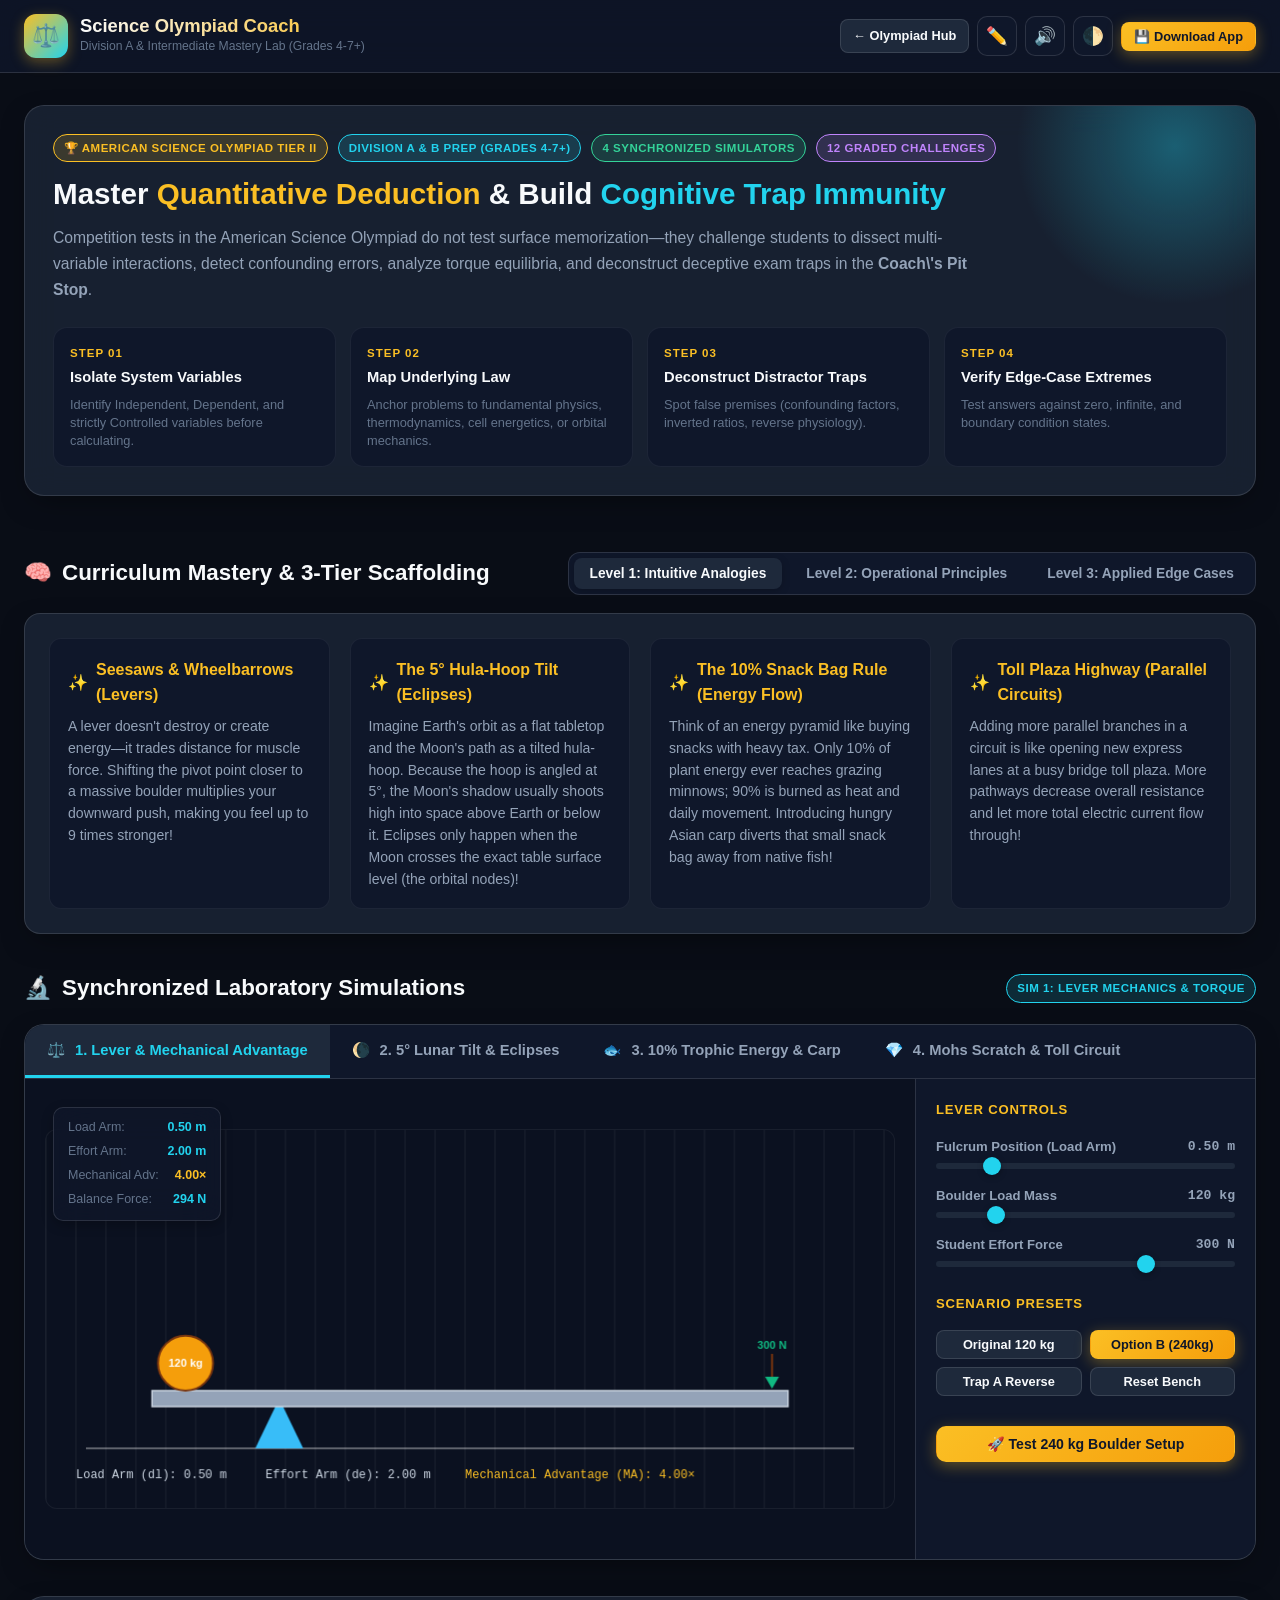
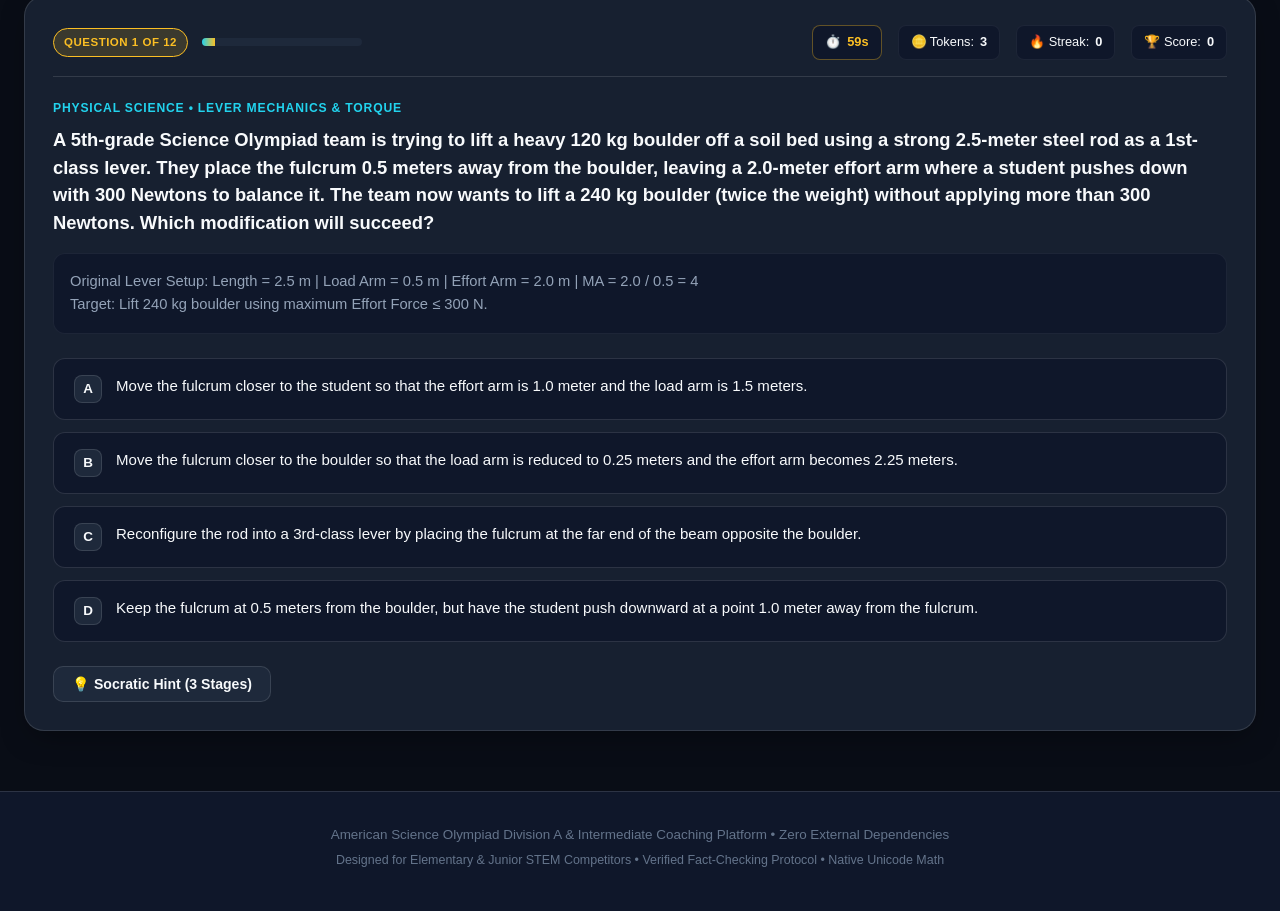
<file: apps/science/science_olympiad_coach_5th_grade.html>
<!DOCTYPE html>
<html lang="en">
<head>
  <meta charset="UTF-8">
  <meta name="viewport" content="width=device-width, initial-scale=1.0">
  <title>Science Olympiad Coach: Division A & Intermediate Mastery Lab (Grades 4-7+)</title>
  <meta name="description" content="Advanced Science Olympiad tournament coach & laboratory simulation app for Division A and Intermediate competitors. Features 4 interactive visualizers, Coach\'s Pit Stop misconception engine, and 12 graded challenges.">
  <style>
    /* ==========================================================================
       1. CSS CUSTOM PROPERTIES & DUAL-THEME TOKENS (HIGH CONTRAST CONTINUITY)
       ========================================================================== */
    :root {
      --bg-base: #090d16;
      --bg-surface: #0f172a;
      --bg-surface-elevated: #1e293b;
      --bg-card: rgba(30, 41, 59, 0.72);
      --bg-card-hover: rgba(51, 65, 85, 0.85);
      --bg-glass: rgba(15, 23, 42, 0.82);
      --bg-overlay: rgba(3, 7, 18, 0.88);

      --text-primary: #f8fafc;
      --text-secondary: #94a3b8;
      --text-muted: #64748b;
      --text-inverse: #090d16;

      --border-color: rgba(255, 255, 255, 0.12);
      --border-subtle: rgba(255, 255, 255, 0.06);
      --border-glow: rgba(56, 189, 248, 0.35);

      --accent-gold: #fbbf24;
      --accent-gold-glow: rgba(251, 191, 36, 0.35);
      --accent-cyan: #22d3ee;
      --accent-cyan-glow: rgba(34, 211, 238, 0.35);
      --accent-emerald: #34d399;
      --accent-emerald-glow: rgba(52, 211, 153, 0.35);
      --accent-rose: #f43f5e;
      --accent-rose-glow: rgba(244, 63, 94, 0.35);
      --accent-purple: #c084fc;

      --canvas-bg: #0b1120;
      --canvas-grid: rgba(255, 255, 255, 0.08);
      --canvas-text: #cbd5e1;
      --canvas-text-muted: #64748b;
      --canvas-axis: rgba(255, 255, 255, 0.35);
      --canvas-beam: #94a3b8;
      --canvas-fulcrum: #38bdf8;
      --canvas-load: #f59e0b;
      --canvas-effort: #10b981;

      --card-shadow: 0 10px 30px -10px rgba(0, 0, 0, 0.5);
      --panel-blur: blur(16px);
      --transition-smooth: all 0.25s cubic-bezier(0.4, 0, 0.2, 1);
    }

    /* Light Mode Contrast Engine */
    [data-theme="light"], .light-mode {
      --bg-base: #f8fafc;
      --bg-surface: #ffffff;
      --bg-surface-elevated: #f1f5f9;
      --bg-card: rgba(255, 255, 255, 0.94);
      --bg-card-hover: rgba(241, 245, 249, 0.98);
      --bg-glass: rgba(255, 255, 255, 0.9);
      --bg-overlay: rgba(15, 23, 42, 0.65);

      --text-primary: #0f172a;
      --text-secondary: #334155;
      --text-muted: #64748b;
      --text-inverse: #f8fafc;

      --border-color: rgba(0, 0, 0, 0.12);
      --border-subtle: rgba(0, 0, 0, 0.06);
      --border-glow: rgba(2, 132, 199, 0.3);

      --accent-gold: #d97706;
      --accent-gold-glow: rgba(217, 119, 6, 0.25);
      --accent-cyan: #0284c7;
      --accent-cyan-glow: rgba(2, 132, 199, 0.25);
      --accent-emerald: #059669;
      --accent-emerald-glow: rgba(5, 150, 105, 0.25);
      --accent-rose: #e11d48;
      --accent-rose-glow: rgba(225, 29, 72, 0.25);
      --accent-purple: #7e22ce;

      --canvas-bg: #f8fafc;
      --canvas-grid: rgba(0, 0, 0, 0.08);
      --canvas-text: #1e293b;
      --canvas-text-muted: #64748b;
      --canvas-axis: rgba(0, 0, 0, 0.4);
      --canvas-beam: #475569;
      --canvas-fulcrum: #0284c7;
      --canvas-load: #d97706;
      --canvas-effort: #059669;

      --card-shadow: 0 10px 25px -5px rgba(0, 0, 0, 0.08), 0 8px 10px -6px rgba(0, 0, 0, 0.04);
      --panel-blur: blur(12px);
    }

    /* Base Reset */
    * {
      box-sizing: border-box;
      margin: 0;
      padding: 0;
      -webkit-tap-highlight-color: transparent;
    }

    body {
      font-family: -apple-system, BlinkMacSystemFont, 'Segoe UI', Roboto, Helvetica, Arial, sans-serif;
      background-color: var(--bg-base);
      color: var(--text-primary);
      line-height: 1.6;
      min-height: 100vh;
      overflow-x: hidden;
      transition: background-color 0.3s ease, color 0.3s ease;
    }

    .mono {
      font-family: 'JetBrains Mono', 'Fira Code', Consolas, monospace;
    }

    /* Layout Containers */
    .container {
      max-width: 1280px;
      margin: 0 auto;
      padding: 0 24px;
    }

    /* ==========================================================================
       2. TOP NAVIGATION & HEADER
       ========================================================================== */
    header.app-header {
      position: sticky;
      top: 0;
      z-index: 50;
      background: var(--bg-glass);
      backdrop-filter: var(--panel-blur);
      border-bottom: 1px solid var(--border-color);
      transition: var(--transition-smooth);
    }

    .header-inner {
      display: flex;
      align-items: center;
      justify-content: space-between;
      height: 72px;
      gap: 16px;
    }

    .brand-wrap {
      display: flex;
      align-items: center;
      gap: 12px;
      text-decoration: none;
      color: inherit;
    }

    .brand-icon-box {
      width: 44px;
      height: 44px;
      border-radius: 12px;
      background: linear-gradient(135deg, var(--accent-gold), var(--accent-cyan));
      display: flex;
      align-items: center;
      justify-content: center;
      font-size: 1.4rem;
      box-shadow: 0 4px 14px var(--accent-gold-glow);
    }

    .brand-text h1 {
      font-size: 1.15rem;
      font-weight: 800;
      line-height: 1.2;
      background: linear-gradient(to right, var(--text-primary), var(--accent-gold));
      -webkit-background-clip: text;
      -webkit-text-fill-color: transparent;
    }

    .brand-text span {
      font-size: 0.76rem;
      color: var(--text-muted);
      display: block;
    }

    .header-controls {
      display: flex;
      align-items: center;
      gap: 8px;
    }

    .icon-btn {
      width: 40px;
      height: 40px;
      border-radius: 10px;
      border: 1px solid var(--border-color);
      background: var(--bg-surface);
      color: var(--text-primary);
      display: inline-flex;
      align-items: center;
      justify-content: center;
      cursor: pointer;
      transition: var(--transition-smooth);
      font-size: 1.1rem;
    }

    .icon-btn:hover {
      background: var(--bg-surface-elevated);
      border-color: var(--accent-cyan);
      transform: translateY(-2px);
    }

    .btn {
      display: inline-flex;
      align-items: center;
      justify-content: center;
      gap: 8px;
      padding: 9px 18px;
      border-radius: 10px;
      font-weight: 600;
      font-size: 0.88rem;
      cursor: pointer;
      transition: var(--transition-smooth);
      border: 1px solid transparent;
      text-decoration: none;
    }

    .btn-primary {
      background: linear-gradient(135deg, var(--accent-gold), #f59e0b);
      color: #0f172a;
      box-shadow: 0 4px 15px var(--accent-gold-glow);
    }

    .btn-primary:hover {
      transform: translateY(-2px);
      box-shadow: 0 6px 20px var(--accent-gold-glow);
    }

    .btn-secondary {
      background: var(--bg-surface-elevated);
      color: var(--text-primary);
      border-color: var(--border-color);
    }

    .btn-secondary:hover {
      border-color: var(--accent-cyan);
      background: var(--bg-card-hover);
    }

    .btn-sm {
      padding: 6px 12px;
      font-size: 0.8rem;
      border-radius: 8px;
    }

    /* Badges */
    .badge {
      display: inline-flex;
      align-items: center;
      gap: 6px;
      padding: 4px 10px;
      border-radius: 9999px;
      font-size: 0.72rem;
      font-weight: 700;
      text-transform: uppercase;
      letter-spacing: 0.5px;
    }

    .badge-gold {
      background: rgba(251, 191, 36, 0.15);
      color: var(--accent-gold);
      border: 1px solid var(--accent-gold);
    }

    .badge-cyan {
      background: rgba(34, 211, 238, 0.15);
      color: var(--accent-cyan);
      border: 1px solid var(--accent-cyan);
    }

    .badge-emerald {
      background: rgba(52, 211, 153, 0.15);
      color: var(--accent-emerald);
      border: 1px solid var(--accent-emerald);
    }

    .badge-purple {
      background: rgba(192, 132, 252, 0.15);
      color: var(--accent-purple);
      border: 1px solid var(--accent-purple);
    }

    /* ==========================================================================
       3. HERO & 4-STEP METATRAINER BANNER
       ========================================================================== */
    .hero-banner {
      padding: 32px 0 20px;
    }

    .hero-card {
      background: var(--bg-card);
      border: 1px solid var(--border-color);
      border-radius: 20px;
      padding: 28px;
      box-shadow: var(--card-shadow);
      position: relative;
      overflow: hidden;
      backdrop-filter: var(--panel-blur);
    }

    .hero-card::before {
      content: '';
      position: absolute;
      top: -120px;
      right: -80px;
      width: 320px;
      height: 320px;
      background: radial-gradient(circle, var(--accent-cyan-glow) 0%, transparent 70%);
      pointer-events: none;
    }

    .hero-meta {
      display: flex;
      flex-wrap: wrap;
      align-items: center;
      gap: 10px;
      margin-bottom: 14px;
    }

    .hero-title {
      font-size: 1.85rem;
      font-weight: 800;
      line-height: 1.25;
      margin-bottom: 12px;
    }

    .hero-title span.highlight-gold {
      color: var(--accent-gold);
    }

    .hero-title span.highlight-cyan {
      color: var(--accent-cyan);
    }

    .hero-desc {
      color: var(--text-secondary);
      font-size: 0.98rem;
      max-width: 940px;
      line-height: 1.65;
      margin-bottom: 24px;
    }

    /* 4-Step Olympiad Routine Grid */
    .routine-grid {
      display: grid;
      grid-template-columns: repeat(auto-fit, minmax(220px, 1fr));
      gap: 14px;
      margin-top: 20px;
    }

    .routine-box {
      background: var(--bg-surface);
      border: 1px solid var(--border-subtle);
      border-radius: 14px;
      padding: 16px;
      transition: var(--transition-smooth);
    }

    .routine-box:hover {
      border-color: var(--accent-cyan);
      transform: translateY(-2px);
    }

    .routine-num {
      font-size: 0.72rem;
      font-weight: 800;
      text-transform: uppercase;
      letter-spacing: 1px;
      color: var(--accent-gold);
      margin-bottom: 4px;
    }

    .routine-name {
      font-weight: 700;
      font-size: 0.92rem;
      color: var(--text-primary);
      margin-bottom: 6px;
    }

    .routine-sub {
      font-size: 0.8rem;
      color: var(--text-muted);
      line-height: 1.4;
    }

    /* ==========================================================================
       4. CONCEPT SCAFFOLDING TABS (3-TIER ENGINE)
       ========================================================================== */
    .section-wrap {
      margin-top: 36px;
    }

    .section-header {
      display: flex;
      align-items: center;
      justify-content: space-between;
      margin-bottom: 18px;
      flex-wrap: wrap;
      gap: 12px;
    }

    .section-title {
      font-size: 1.4rem;
      font-weight: 800;
      display: flex;
      align-items: center;
      gap: 10px;
    }

    .tabs-nav {
      display: flex;
      gap: 8px;
      background: var(--bg-surface);
      padding: 5px;
      border-radius: 12px;
      border: 1px solid var(--border-color);
      overflow-x: auto;
    }

    .tab-btn {
      padding: 8px 16px;
      border-radius: 8px;
      border: none;
      background: transparent;
      color: var(--text-secondary);
      font-weight: 600;
      font-size: 0.86rem;
      cursor: pointer;
      transition: var(--transition-smooth);
      white-space: nowrap;
    }

    .tab-btn.active {
      background: var(--bg-surface-elevated);
      color: var(--text-primary);
      box-shadow: 0 2px 8px rgba(0, 0, 0, 0.2);
    }

    .scaffold-card {
      background: var(--bg-card);
      border: 1px solid var(--border-color);
      border-radius: 16px;
      padding: 24px;
      box-shadow: var(--card-shadow);
      margin-top: 14px;
    }

    .scaffold-grid {
      display: grid;
      grid-template-columns: repeat(auto-fit, minmax(280px, 1fr));
      gap: 20px;
    }

    .scaffold-item {
      background: var(--bg-surface);
      border: 1px solid var(--border-subtle);
      border-radius: 12px;
      padding: 18px;
      transition: var(--transition-smooth);
    }

    .scaffold-item:hover {
      border-color: var(--border-color);
    }

    .scaffold-item-title {
      font-weight: 700;
      font-size: 1rem;
      color: var(--accent-gold);
      margin-bottom: 8px;
      display: flex;
      align-items: center;
      gap: 8px;
    }

    .scaffold-item-body {
      font-size: 0.88rem;
      color: var(--text-secondary);
      line-height: 1.55;
    }

    /* ==========================================================================
       5. INTERACTIVE SIMULATION LAB (4 SYNCHRONIZED SIMS)
       ========================================================================== */
    .sim-lab-card {
      background: var(--bg-card);
      border: 1px solid var(--border-color);
      border-radius: 20px;
      overflow: hidden;
      box-shadow: var(--card-shadow);
      backdrop-filter: var(--panel-blur);
    }

    .sim-tabs-bar {
      display: flex;
      border-bottom: 1px solid var(--border-color);
      background: var(--bg-surface);
      overflow-x: auto;
    }

    .sim-tab-item {
      padding: 16px 22px;
      font-weight: 700;
      font-size: 0.92rem;
      color: var(--text-secondary);
      background: transparent;
      border: none;
      border-bottom: 3px solid transparent;
      cursor: pointer;
      display: flex;
      align-items: center;
      gap: 10px;
      white-space: nowrap;
      transition: var(--transition-smooth);
    }

    .sim-tab-item:hover {
      color: var(--text-primary);
      background: rgba(255, 255, 255, 0.03);
    }

    .sim-tab-item.active {
      color: var(--accent-cyan);
      border-bottom-color: var(--accent-cyan);
      background: var(--bg-surface-elevated);
    }

    .sim-workspace {
      display: grid;
      grid-template-columns: 1fr 340px;
      min-height: 480px;
    }

    @media (max-width: 960px) {
      .sim-workspace {
        grid-template-columns: 1fr;
      }
    }

    .sim-viewport {
      padding: 20px;
      display: flex;
      flex-direction: column;
      align-items: center;
      justify-content: center;
      background: var(--canvas-bg);
      position: relative;
    }

    .sim-canvas {
      width: 100%;
      height: 380px;
      border-radius: 12px;
      background: var(--canvas-bg);
      border: 1px solid var(--border-subtle);
    }

    .sim-telemetry-hud {
      position: absolute;
      top: 28px;
      left: 28px;
      background: var(--bg-glass);
      backdrop-filter: var(--panel-blur);
      border: 1px solid var(--border-color);
      border-radius: 10px;
      padding: 10px 14px;
      display: flex;
      flex-direction: column;
      gap: 4px;
      font-size: 0.78rem;
      box-shadow: 0 4px 12px rgba(0, 0, 0, 0.25);
    }

    .hud-row {
      display: flex;
      justify-content: space-between;
      gap: 16px;
    }

    .hud-label {
      color: var(--text-muted);
    }

    .hud-val {
      font-weight: 700;
      color: var(--accent-cyan);
    }

    .sim-sidebar {
      padding: 20px;
      background: var(--bg-surface);
      border-left: 1px solid var(--border-color);
      display: flex;
      flex-direction: column;
      gap: 16px;
    }

    .sidebar-section-title {
      font-size: 0.82rem;
      font-weight: 800;
      text-transform: uppercase;
      letter-spacing: 0.8px;
      color: var(--accent-gold);
    }

    .control-group {
      display: flex;
      flex-direction: column;
      gap: 6px;
    }

    .control-label {
      font-size: 0.82rem;
      font-weight: 600;
      color: var(--text-secondary);
      display: flex;
      justify-content: space-between;
    }

    .control-range {
      width: 100%;
      height: 6px;
      border-radius: 3px;
      background: var(--bg-surface-elevated);
      outline: none;
      -webkit-appearance: none;
      cursor: pointer;
    }

    .control-range::-webkit-slider-thumb {
      -webkit-appearance: none;
      width: 18px;
      height: 18px;
      border-radius: 50%;
      background: var(--accent-cyan);
      cursor: pointer;
      box-shadow: 0 2px 6px rgba(0, 0, 0, 0.3);
      transition: transform 0.15s;
    }

    .control-range::-webkit-slider-thumb:hover {
      transform: scale(1.15);
    }

    .preset-btn-group {
      display: grid;
      grid-template-columns: 1fr 1fr;
      gap: 8px;
    }

    /* ==========================================================================
       6. TOURNAMENT ASSESSMENT QUEST (12 GRADED CHALLENGES)
       ========================================================================== */
    .quest-card {
      background: var(--bg-card);
      border: 1px solid var(--border-color);
      border-radius: 20px;
      padding: 28px;
      box-shadow: var(--card-shadow);
      margin-top: 36px;
      position: relative;
    }

    .quest-header {
      display: flex;
      align-items: center;
      justify-content: space-between;
      margin-bottom: 22px;
      flex-wrap: wrap;
      gap: 14px;
      border-bottom: 1px solid var(--border-color);
      padding-bottom: 16px;
    }

    .quest-progress-wrap {
      display: flex;
      align-items: center;
      gap: 14px;
    }

    .progress-bar-bg {
      width: 160px;
      height: 8px;
      background: var(--bg-surface-elevated);
      border-radius: 4px;
      overflow: hidden;
    }

    .progress-bar-fill {
      height: 100%;
      background: linear-gradient(90deg, var(--accent-cyan), var(--accent-gold));
      width: 8.33%;
      transition: width 0.3s ease;
    }

    .quest-stats-hud {
      display: flex;
      align-items: center;
      gap: 16px;
    }

    .stat-pill {
      background: var(--bg-surface);
      border: 1px solid var(--border-subtle);
      padding: 6px 12px;
      border-radius: 8px;
      font-size: 0.8rem;
      display: flex;
      align-items: center;
      gap: 6px;
    }

    .timer-pill {
      font-weight: 700;
      color: var(--accent-gold);
      border-color: var(--accent-gold-glow);
    }

    .question-box {
      margin-bottom: 24px;
    }

    .question-domain-tag {
      font-size: 0.76rem;
      font-weight: 700;
      color: var(--accent-cyan);
      text-transform: uppercase;
      letter-spacing: 0.8px;
      margin-bottom: 8px;
    }

    .question-prompt {
      font-size: 1.15rem;
      font-weight: 700;
      line-height: 1.5;
      color: var(--text-primary);
      margin-bottom: 16px;
    }

    .question-context {
      background: var(--bg-surface);
      border: 1px solid var(--border-subtle);
      border-radius: 12px;
      padding: 16px;
      font-size: 0.92rem;
      color: var(--text-secondary);
      line-height: 1.6;
      margin-bottom: 20px;
    }

    .options-grid {
      display: grid;
      gap: 12px;
    }

    .option-card {
      background: var(--bg-surface);
      border: 1.5px solid var(--border-color);
      border-radius: 12px;
      padding: 16px 20px;
      cursor: pointer;
      transition: var(--transition-smooth);
      display: flex;
      align-items: flex-start;
      gap: 14px;
    }

    .option-card:hover:not(.locked) {
      border-color: var(--accent-cyan);
      background: var(--bg-surface-elevated);
      transform: translateX(4px);
    }

    .option-indicator {
      width: 28px;
      height: 28px;
      border-radius: 8px;
      background: var(--bg-surface-elevated);
      border: 1px solid var(--border-color);
      display: flex;
      align-items: center;
      justify-content: center;
      font-weight: 700;
      font-size: 0.84rem;
      color: var(--text-primary);
      flex-shrink: 0;
      transition: var(--transition-smooth);
    }

    .option-text {
      font-size: 0.94rem;
      color: var(--text-primary);
      line-height: 1.5;
    }

    .option-card.correct {
      background: rgba(16, 185, 129, 0.12);
      border-color: var(--accent-emerald);
    }

    .option-card.correct .option-indicator {
      background: var(--accent-emerald);
      color: #0f172a;
    }

    .option-card.incorrect {
      background: rgba(244, 63, 94, 0.12);
      border-color: var(--accent-rose);
    }

    .option-card.incorrect .option-indicator {
      background: var(--accent-rose);
      color: #ffffff;
    }

    /* Explanation Drawer & Pit Stop Modal */
    .explanation-panel {
      margin-top: 24px;
      background: var(--bg-surface);
      border: 1px solid var(--border-color);
      border-radius: 14px;
      padding: 22px;
      display: none;
    }

    .explanation-panel.active {
      display: block;
      animation: fadeIn 0.3s ease;
    }

    @keyframes fadeIn {
      from { opacity: 0; transform: translateY(8px); }
      to { opacity: 1; transform: translateY(0); }
    }

    /* ==========================================================================
       7. WHITEBOARD SCRATCHPAD OVERLAY
       ========================================================================== */
    #scratchpadOverlay {
      position: fixed;
      top: 0;
      left: 0;
      width: 100vw;
      height: 100vh;
      z-index: 100;
      pointer-events: none;
      display: none;
    }

    #scratchpadOverlay.active {
      display: block;
      pointer-events: auto;
    }

    #scratchpadCanvas {
      width: 100%;
      height: 100%;
      background: rgba(9, 13, 22, 0.45);
      cursor: crosshair;
    }

    .scratchpad-toolbar {
      position: absolute;
      bottom: 24px;
      left: 50%;
      transform: translateX(-50%);
      background: var(--bg-glass);
      backdrop-filter: var(--panel-blur);
      border: 1px solid var(--border-color);
      border-radius: 16px;
      padding: 10px 18px;
      display: flex;
      align-items: center;
      gap: 10px;
      box-shadow: 0 10px 30px rgba(0, 0, 0, 0.4);
    }

    /* ==========================================================================
       8. CUSTOM IN-APP FLOATING TOAST (NO BROWSER POPUPS)
       ========================================================================== */
    #customToast {
      position: fixed;
      top: 24px;
      left: 50%;
      transform: translateX(-50%) translateY(-100px);
      z-index: 200;
      background: var(--bg-glass);
      backdrop-filter: var(--panel-blur);
      border: 1.5px solid var(--accent-cyan);
      box-shadow: 0 12px 36px rgba(0, 0, 0, 0.45), 0 0 20px var(--accent-cyan-glow);
      border-radius: 16px;
      padding: 16px 22px;
      max-width: 540px;
      width: 90%;
      display: flex;
      align-items: flex-start;
      gap: 14px;
      opacity: 0;
      pointer-events: none;
      transition: all 0.35s cubic-bezier(0.34, 1.56, 0.64, 1);
    }

    #customToast.show {
      transform: translateX(-50%) translateY(0);
      opacity: 1;
      pointer-events: auto;
    }

    .toast-icon {
      font-size: 1.6rem;
      line-height: 1;
      flex-shrink: 0;
    }

    .toast-body {
      flex: 1;
    }

    .toast-title {
      font-weight: 800;
      font-size: 0.98rem;
      color: var(--text-primary);
      margin-bottom: 4px;
    }

    .toast-msg {
      font-size: 0.86rem;
      color: var(--text-secondary);
      line-height: 1.5;
    }

    .toast-close-btn {
      background: transparent;
      border: none;
      color: var(--text-muted);
      cursor: pointer;
      font-size: 1.1rem;
      padding: 2px 6px;
      border-radius: 6px;
      transition: var(--transition-smooth);
    }

    .toast-close-btn:hover {
      color: var(--text-primary);
      background: rgba(255, 255, 255, 0.1);
    }

    /* Custom Confirm Modal */
    #customConfirmModal {
      position: fixed;
      top: 0;
      left: 0;
      width: 100vw;
      height: 100vh;
      background: rgba(0, 0, 0, 0.7);
      backdrop-filter: blur(8px);
      z-index: 150;
      display: none;
      align-items: center;
      justify-content: center;
      padding: 20px;
    }

    #customConfirmModal.active {
      display: flex;
      animation: fadeIn 0.2s ease;
    }

    .modal-box {
      background: var(--bg-surface);
      border: 1px solid var(--border-color);
      border-radius: 18px;
      padding: 26px;
      max-width: 460px;
      width: 100%;
      box-shadow: 0 16px 40px rgba(0, 0, 0, 0.5);
    }

    .modal-header {
      display: flex;
      align-items: center;
      gap: 12px;
      margin-bottom: 12px;
    }

    .modal-icon {
      font-size: 1.5rem;
    }

    .modal-title {
      font-weight: 800;
      font-size: 1.1rem;
    }

    .modal-desc {
      font-size: 0.9rem;
      color: var(--text-secondary);
      line-height: 1.5;
      margin-bottom: 22px;
    }

    .modal-actions {
      display: flex;
      justify-content: flex-end;
      gap: 10px;
    }

    /* Footer */
    footer.app-footer {
      margin-top: 60px;
      border-top: 1px solid var(--border-color);
      padding: 32px 0 40px;
      background: var(--bg-surface);
      color: var(--text-muted);
      font-size: 0.84rem;
      text-align: center;
    }
  </style>
</head>
<body>

  <!-- ==========================================================================
       HEADER & NAVIGATION
       ========================================================================== -->
  <header class="app-header">
    <div class="container header-inner">
      <a href="index.html" class="brand-wrap">
        <div class="brand-icon-box">⚖️</div>
        <div class="brand-text">
          <h1>Science Olympiad Coach</h1>
          <span>Division A &amp; Intermediate Mastery Lab (Grades 4-7+)</span>
        </div>
      </a>

      <div class="header-controls">
        <a href="index.html" class="btn btn-secondary btn-sm" id="returnHubBtn">
          <span>← Olympiad Hub</span>
        </a>
        <button type="button" class="icon-btn" id="scratchpadToggleBtn" title="Toggle Whiteboard Scratchpad" aria-label="Toggle Whiteboard Scratchpad">✏️</button>
        <button type="button" class="icon-btn" id="voiceReadToggleBtn" title="Coach Nova Read-Aloud" aria-label="Coach Nova Read-Aloud">🔊</button>
        <button type="button" class="icon-btn" id="themeToggleBtn" title="Toggle Light/Dark Screen Mode" aria-label="Toggle Light/Dark Screen Mode">🌓</button>
        <button type="button" class="btn btn-primary btn-sm" id="downloadAppBtn" title="Save offline copy">
          <span>💾 Download App</span>
        </button>
      </div>
    </div>
  </header>

  <!-- ==========================================================================
       MAIN WORKSPACE
       ========================================================================== -->
  <main class="container">

    <!-- Hero Banner & Metatrainer -->
    <section class="hero-banner">
      <div class="hero-card">
        <div class="hero-meta">
          <span class="badge badge-gold">🏆 American Science Olympiad Tier II</span>
          <span class="badge badge-cyan">Division A &amp; B Prep (Grades 4-7+)</span>
          <span class="badge badge-emerald">4 Synchronized Simulators</span>
          <span class="badge badge-purple">12 Graded Challenges</span>
        </div>

        <h2 class="hero-title">
          Master <span class="highlight-gold">Quantitative Deduction</span> &amp; Build <span class="highlight-cyan">Cognitive Trap Immunity</span>
        </h2>

        <p class="hero-desc">
          Competition tests in the American Science Olympiad do not test surface memorization—they challenge students to dissect multi-variable interactions, detect confounding errors, analyze torque equilibria, and deconstruct deceptive exam traps in the <strong>Coach\'s Pit Stop</strong>.
        </p>

        <!-- 4-Step Olympiad Routine -->
        <div class="routine-grid">
          <div class="routine-box">
            <div class="routine-num">Step 01</div>
            <div class="routine-name">Isolate System Variables</div>
            <div class="routine-sub">Identify Independent, Dependent, and strictly Controlled variables before calculating.</div>
          </div>
          <div class="routine-box">
            <div class="routine-num">Step 02</div>
            <div class="routine-name">Map Underlying Law</div>
            <div class="routine-sub">Anchor problems to fundamental physics, thermodynamics, cell energetics, or orbital mechanics.</div>
          </div>
          <div class="routine-box">
            <div class="routine-num">Step 03</div>
            <div class="routine-name">Deconstruct Distractor Traps</div>
            <div class="routine-sub">Spot false premises (confounding factors, inverted ratios, reverse physiology).</div>
          </div>
          <div class="routine-box">
            <div class="routine-num">Step 04</div>
            <div class="routine-name">Verify Edge-Case Extremes</div>
            <div class="routine-sub">Test answers against zero, infinite, and boundary condition states.</div>
          </div>
        </div>
      </div>
    </section>

    <!-- 3-Tier Scaffolding Hub -->
    <section class="section-wrap" id="concept-scaffolding">
      <div class="section-header">
        <h3 class="section-title">
          <span>🧠</span>
          <span>Curriculum Mastery &amp; 3-Tier Scaffolding</span>
        </h3>
        <div class="tabs-nav" role="tablist">
          <button class="tab-btn active" data-tier="1">Level 1: Intuitive Analogies</button>
          <button class="tab-btn" data-tier="2">Level 2: Operational Principles</button>
          <button class="tab-btn" data-tier="3">Level 3: Applied Edge Cases</button>
        </div>
      </div>

      <div class="scaffold-card" id="scaffoldContent">
        <!-- Rendered by JS -->
      </div>
    </section>

    <!-- Synchronized Interactive Simulation Lab -->
    <section class="section-wrap" id="simulation-lab">
      <div class="section-header">
        <h3 class="section-title">
          <span>🔬</span>
          <span>Synchronized Laboratory Simulations</span>
        </h3>
        <span class="badge badge-cyan" id="activeSimBadge">Sim 1: Lever Mechanics &amp; Torque</span>
      </div>

      <div class="sim-lab-card">
        <div class="sim-tabs-bar" role="tablist">
          <button class="sim-tab-item active" data-sim="lever">
            <span>⚖️</span>
            <span>1. Lever &amp; Mechanical Advantage</span>
          </button>
          <button class="sim-tab-item" data-sim="eclipse">
            <span>🌘</span>
            <span>2. 5° Lunar Tilt &amp; Eclipses</span>
          </button>
          <button class="sim-tab-item" data-sim="trophic">
            <span>🐟</span>
            <span>3. 10% Trophic Energy &amp; Carp</span>
          </button>
          <button class="sim-tab-item" data-sim="dual">
            <span>💎</span>
            <span>4. Mohs Scratch &amp; Toll Circuit</span>
          </button>
        </div>

        <div class="sim-workspace">
          <!-- Viewport Canvas Left -->
          <div class="sim-viewport">
            <canvas id="mainSimCanvas" class="sim-canvas"></canvas>
            <div class="sim-telemetry-hud" id="simTelemetryHud">
              <!-- Live HUD entries -->
            </div>
          </div>

          <!-- Controls Sidebar Right -->
          <div class="sim-sidebar" id="simControlsSidebar">
            <!-- Dynamic Controls based on selected sim -->
          </div>
        </div>
      </div>
    </section>

    <!-- 12 Graded Tournament Challenges -->
    <section class="quest-card" id="quest-section">
      <div class="quest-header">
        <div class="quest-progress-wrap">
          <span class="badge badge-gold" id="questIndexBadge">Question 1 of 12</span>
          <div class="progress-bar-bg">
            <div class="progress-bar-fill" id="questProgressBar"></div>
          </div>
        </div>

        <div class="quest-stats-hud">
          <div class="stat-pill timer-pill" id="questTimerPill">
            <span>⏱️</span>
            <span id="timerDisplay">60s</span>
          </div>
          <div class="stat-pill">
            <span>🪙 Tokens:</span>
            <strong id="tokensDisplay">3</strong>
          </div>
          <div class="stat-pill">
            <span>🔥 Streak:</span>
            <strong id="streakDisplay">0</strong>
          </div>
          <div class="stat-pill">
            <span>🏆 Score:</span>
            <strong id="scoreDisplay">0</strong>
          </div>
        </div>
      </div>

      <!-- Question Content -->
      <div class="question-box">
        <div class="question-domain-tag" id="qDomainTag">Physical Science • Lever Mechanics</div>
        <h4 class="question-prompt" id="qPromptText">Loading question prompt...</h4>
        <div class="question-context" id="qContextBox">Detailed context diagram...</div>
      </div>

      <!-- Multiple Choice Options -->
      <div class="options-grid" id="optionsGrid">
        <!-- Rendered by JS -->
      </div>

      <!-- Action Buttons -->
      <div style="display: flex; justify-content: space-between; align-items: center; margin-top: 24px; flex-wrap: wrap; gap: 12px;">
        <button type="button" class="btn btn-secondary" id="hintDrawerBtn">
          <span>💡 Socratic Hint (3 Stages)</span>
        </button>

        <div style="display: flex; gap: 10px;">
          <button type="button" class="btn btn-secondary" id="pitStopTriggerBtn" style="display: none; border-color: var(--accent-rose); color: var(--accent-rose);">
            <span>🚨 Coach\'s Pit Stop Analysis</span>
          </button>
          <button type="button" class="btn btn-primary" id="nextQuestionBtn" style="display: none;">
            <span>Next Olympiad Challenge →</span>
          </button>
        </div>
      </div>

      <!-- Socratic Hint Box -->
      <div class="explanation-panel" id="hintBox" style="border-left: 4px solid var(--accent-gold);">
        <h5 style="color: var(--accent-gold); font-weight: 800; margin-bottom: 6px;" id="hintStageTitle">Socratic Hint 1: Conceptual Nudge</h5>
        <p style="font-size: 0.9rem; color: var(--text-secondary);" id="hintStageText">Analyzing scenario parameters...</p>
      </div>

      <!-- Explanation & Traps Panel -->
      <div class="explanation-panel" id="explanationPanel">
        <!-- Rendered by JS -->
      </div>
    </section>

  </main>

  <!-- ==========================================================================
       SCRATCHPAD OVERLAY & CUSTOM MESSAGING
       ========================================================================== -->
  <div id="scratchpadOverlay">
    <canvas id="scratchpadCanvas"></canvas>
    <div class="scratchpad-toolbar">
      <button class="icon-btn" id="scratchPenBtn" title="Pen" style="border-color: var(--accent-cyan);">🖊️</button>
      <button class="icon-btn" id="scratchHighlighterBtn" title="Highlighter">🖍️</button>
      <button class="icon-btn" id="scratchEraserBtn" title="Eraser">🧹</button>
      <button class="icon-btn" id="scratchClearBtn" title="Clear All">🗑️</button>
      <button class="btn btn-primary btn-sm" id="scratchCloseBtn">Close Scratchpad</button>
    </div>
  </div>

  <!-- Custom In-App Floating Toast Notification (Zero Browser Popups) -->
  <aside id="customToast" role="alert" aria-live="polite">
    <div class="toast-icon" id="toastIcon">💡</div>
    <div class="toast-body">
      <div class="toast-title" id="toastTitle">Notification Title</div>
      <div class="toast-msg" id="toastMessage">Notification message content goes here.</div>
    </div>
    <button type="button" class="toast-close-btn" id="toastCloseBtn" aria-label="Close message">✕</button>
  </aside>

  <!-- Custom In-App Confirmation Modal -->
  <div id="customConfirmModal" role="dialog" aria-modal="true">
    <div class="modal-box">
      <div class="modal-header">
        <span class="modal-icon" id="confirmModalIcon">⚠️</span>
        <h4 class="modal-title" id="confirmModalTitle">Confirm Action</h4>
      </div>
      <p class="modal-desc" id="confirmModalMessage">Are you sure you want to proceed?</p>
      <div class="modal-actions">
        <button type="button" class="btn btn-secondary btn-sm" id="confirmModalCancelBtn">Cancel</button>
        <button type="button" class="btn btn-primary btn-sm" id="confirmModalActionBtn">Confirm</button>
      </div>
    </div>
  </div>

  <footer class="app-footer">
    <div class="container">
      <p>American Science Olympiad Division A &amp; Intermediate Coaching Platform &bull; Zero External Dependencies</p>
      <p style="margin-top: 6px; font-size: 0.78rem;">Designed for Elementary &amp; Junior STEM Competitors &bull; Verified Fact-Checking Protocol &bull; Native Unicode Math</p>
    </div>
  </footer>


  <!-- ==========================================================================
       JAVASCRIPT APPLICATION ENGINE
       ========================================================================== -->
  <script>
    /* Global Application State */
    const state = {
      currentSim: 'lever',
      currentTier: 1,
      currentQuestionIndex: 0,
      score: 0,
      streak: 0,
      tokens: 3,
      timerSeconds: 60,
      timerInterval: null,
      isZenMode: false,
      isSoundMuted: false,
      isVoiceActive: false,
      userAnswers: {},
      missedQuestions: [],
      // Simulation Parameters
      lever: {
        beamLength: 2.5, // meters
        fulcrumPos: 0.5, // meters from boulder (load arm)
        loadMass: 120, // kg
        effortForce: 300, // N
        effortArm: 2.0, // meters from fulcrum
        currentAngle: 0,
        targetAngle: 0
      },
      eclipse: {
        tiltDeg: 5.1,
        moonPhase: 'new', // 'new' (solar) or 'full' (lunar)
        orbitAngle: 0,
        distance: 'perigee', // 'perigee' or 'apogee'
        animating: false
      },
      trophic: {
        carpInvasionPct: 0, // 0 to 90%
        animCycle: 0
      },
      dual: {
        mode: 'mohs', // 'mohs' or 'circuit'
        selectedMineral: 'specimen_x',
        scratchTool: 'penny',
        scratchHistory: [],
        circuitType: 'parallel', // 'series' or 'parallel'
        branchCount: 2
      }
    };

    /* ==========================================================================
       9. 3-TIER CURRICULUM SCAFFOLDING DATA
       ========================================================================== */
    const SCAFFOLDING_DATA = {
      1: {
        title: "Level 1: Intuitive Analogies & Mental Models",
        items: [
          {
            title: "Seesaws & Wheelbarrows (Levers)",
            body: "A lever doesn't destroy or create energy—it trades distance for muscle force. Shifting the pivot point closer to a massive boulder multiplies your downward push, making you feel up to 9 times stronger!"
          },
          {
            title: "The 5° Hula-Hoop Tilt (Eclipses)",
            body: "Imagine Earth's orbit as a flat tabletop and the Moon's path as a tilted hula-hoop. Because the hoop is angled at 5°, the Moon's shadow usually shoots high into space above Earth or below it. Eclipses only happen when the Moon crosses the exact table surface level (the orbital nodes)!"
          },
          {
            title: "The 10% Snack Bag Rule (Energy Flow)",
            body: "Think of an energy pyramid like buying snacks with heavy tax. Only 10% of plant energy ever reaches grazing minnows; 90% is burned as heat and daily movement. Introducing hungry Asian carp diverts that small snack bag away from native fish!"
          },
          {
            title: "Toll Plaza Highway (Parallel Circuits)",
            body: "Adding more parallel branches in a circuit is like opening new express lanes at a busy bridge toll plaza. More pathways decrease overall resistance and let more total electric current flow through!"
          }
        ]
      },
      2: {
        title: "Level 2: Operational Laws & Formulas",
        items: [
          {
            title: "Law of the Lever & Mechanical Advantage",
            body: "Mechanical Advantage (MA) = Effort Arm / Load Arm = Load Force / Effort Force. In equilibrium: Effort Force × Effort Arm = Load Force × Load Arm (Torque Balance). Work = Force × Distance is conserved!"
          },
          {
            title: "Latent Heat & Heating Curve Plateaus",
            body: "During phase changes (melting at 0°C, boiling at 100°C), temperature remains strictly constant despite continuous heat input. The thermal energy is absorbed as Latent Heat (Q = m · L) to break intermolecular bonds."
          },
          {
            title: "Equivalent Resistance (Series vs Parallel)",
            body: "Series: R_eq = R₁ + R₂ (voltages divide). Parallel: 1/R_eq = 1/R₁ + 1/R₂ (two 10 Ω bulbs in parallel give R_eq = 5 Ω; both receive full supply voltage)."
          },
          {
            title: "Mohs Scratch Scale Diagnostics",
            body: "Mohs scale runs 1 (Talc) to 10 (Diamond). Scratch Rule: A harder mineral scratches a softer one. Field tools: Fingernail (2.5), Copper Penny (3.5), Steel Pocketknife (5.5), Quartz (7.0)."
          }
        ]
      },
      3: {
        title: "Level 3: Applied Edge Cases & Trap Immunity",
        items: [
          {
            title: "Reverse Fulcrum & 3rd-Class Traps",
            body: "Moving the fulcrum closer to the user cuts the effort arm, dropping MA below 1.0! 3rd class levers (brooms, tweezers) always have MA < 1; they multiply speed and sweeping reach, never force."
          },
          {
            title: "Umbra vs Penumbra & Apogee Annular Rings",
            body: "The Umbra is the dark central shadow cone of total blackout. When the Moon is near Apogee (farthest from Earth), its apparent disc is too small to cover the entire Sun, creating an Annular 'Ring of Fire' eclipse."
          },
          {
            title: "Spinal Reflex Arc vs Synaptic Delay",
            body: "Withdrawing a hand from a hot surface operates via a spinal reflex arc (50 ms), where sensory neurons synapse directly with motor neurons. Conscious perception requires afferent conduction to the sensory cortex (250 ms)."
          },
          {
            title: "Confounding Variable Audit in Fair Tests",
            body: "If salinity, surface area, and temperature all vary simultaneously, the experiment has zero internal validity. Scientific conclusions require all extraneous variables held strictly constant."
          }
        ]
      }
    };

    /* ==========================================================================
       10. 12 GRADED TOURNAMENT OLYMPIAD CHALLENGES
       ========================================================================== */
    const OLYMPIAD_QUESTIONS = [
      {
        id: 1,
        domain: "Physical Science • Lever Mechanics & Torque",
        prompt: "A 5th-grade Science Olympiad team is trying to lift a heavy 120 kg boulder off a soil bed using a strong 2.5-meter steel rod as a 1st-class lever. They place the fulcrum 0.5 meters away from the boulder, leaving a 2.0-meter effort arm where a student pushes down with 300 Newtons to balance it. The team now wants to lift a 240 kg boulder (twice the weight) without applying more than 300 Newtons. Which modification will succeed?",
        context: "Original Lever Setup: Length = 2.5 m | Load Arm = 0.5 m | Effort Arm = 2.0 m | MA = 2.0 / 0.5 = 4\nTarget: Lift 240 kg boulder using maximum Effort Force ≤ 300 N.",
        options: [
          { id: 'A', text: "Move the fulcrum closer to the student so that the effort arm is 1.0 meter and the load arm is 1.5 meters." },
          { id: 'B', text: "Move the fulcrum closer to the boulder so that the load arm is reduced to 0.25 meters and the effort arm becomes 2.25 meters." },
          { id: 'C', text: "Reconfigure the rod into a 3rd-class lever by placing the fulcrum at the far end of the beam opposite the boulder." },
          { id: 'D', text: "Keep the fulcrum at 0.5 meters from the boulder, but have the student push downward at a point 1.0 meter away from the fulcrum." }
        ],
        correct: 'B',
        hints: [
          "What is the original Mechanical Advantage (MA)? MA = Effort Arm / Load Arm = 2.0 m / 0.5 m = 4.",
          "Doubling the boulder weight from 120 kg to 240 kg requires doubling the Mechanical Advantage from 4 to at least 8 to keep effort force at or below 300 N.",
          "Calculate MA for Option B: Effort Arm = 2.25 m, Load Arm = 0.25 m. 2.25 / 0.25 = 9! Since 9 > 8, Option B easily balances and lifts the boulder!"
        ],
        explanation: {
          step1: "Original MA = 2.0 m / 0.5 m = 4. The lever multiplies input force by 4×.",
          step2: "New boulder is 240 kg (2× heavier). Required MA ≥ 4 × 2 = 8.",
          step3: "Option B yields Load Arm = 0.25 m and Effort Arm = 2.25 m. MA = 2.25 / 0.25 = 9.",
          step4: "With MA = 9, the required effort force is only (240 kg × 9.8 N/kg) / 9 ≈ 261 N, well below the 300 N limit!",
          whyWins: "Moving the fulcrum closer to the load dramatically increases the effort-to-load arm ratio, boosting Mechanical Advantage to 9.",
          traps: "Trap A (Reverse Fulcrum) drops MA to 1.0/1.5 = 0.67; Trap C (3rd Class) always has MA < 1; Trap D cuts effort arm in half, dropping MA to 2.",
          keepWondering: "Work = Force × Distance. If Option B gives 9× force multiplication, what happens to the distance your hands push down compared to how high the boulder rises? (You must push down 9× farther!)"
        }
      },
      {
        id: 2,
        domain: "Earth & Space Science • Celestial Geometry & Eclipses",
        prompt: "A student constructs a physical scale model of the Earth-Moon-Sun system using a lamp (Sun), a small sphere (Moon), and a globe (Earth). She aligns all three celestial bodies in a straight line: Lamp (Sun) → Sphere (Moon) → Globe (Earth). The Moon casts a dark, narrow shadow cone hitting a small city on Earth. Which statement correctly identifies the event and explains why it does NOT occur every month?",
        context: "Alignment: Sun → Moon → Earth (Moon in middle at New Moon phase).\nGeometry: Dark central umbral shadow cone hits a pinpoint region on Earth.",
        options: [
          { id: 'A', text: "The observer experiences a Total Lunar Eclipse; this event does not happen monthly because Earth's axis is tilted at 23.5° relative to its orbit." },
          { id: 'B', text: "The observer experiences a Total Solar Eclipse; this event does not happen monthly because the Moon's orbital plane is tilted approximately 5° relative to Earth's orbital plane around the Sun." },
          { id: 'C', text: "The observer experiences a Partial Lunar Eclipse; this event does not happen monthly because the Moon takes 365 days to complete one full revolution around Earth." },
          { id: 'D', text: "The observer experiences a Total Solar Eclipse; this event does not happen monthly because the Moon's rotation speed slows down drastically during New Moon phases." }
        ],
        correct: 'B',
        hints: [
          "Which celestial body is in the middle? When the Moon passes between the Sun and Earth, it blocks sunlight from reaching Earth. Is that a Solar or Lunar eclipse?",
          "A Solar Eclipse occurs at New Moon. Why doesn't the Moon's shadow hit Earth every single New Moon (~29.5 days)?",
          "The Moon's orbital plane is not completely flat with Earth's orbit; it is inclined by about 5 degrees. The shadow usually passes above or below Earth!"
        ],
        explanation: {
          step1: "Alignment is Sun → Moon → Earth. The Moon casts its shadow on Earth, which is a Solar Eclipse.",
          step2: "The dark central cone where sunlight is completely blocked is the Umbra, causing a Total Solar Eclipse.",
          step3: "The Moon orbits Earth every ~29.5 days, but its orbit is tilted by 5.1° relative to the ecliptic plane.",
          step4: "During most New Moons, the 5° tilt angles the shadow into empty space above or below Earth. Eclipses only occur when New Moon aligns with the orbital nodes.",
          whyWins: "Option B correctly identifies a Total Solar Eclipse and accurately cites the 5° lunar orbital inclination.",
          traps: "Trap A confuses Solar with Lunar (Earth in middle) and axial tilt causes seasons; Trap C has incorrect period (Moon orbits in 27.3/29.5 days, not 365 days); Trap D assumes variable rotation speed (Moon rotation is constant synchronous).",
          keepWondering: "The Moon's orbit is elliptical. What happens if a New Moon aligns at an orbital node when the Moon is at apogee (farthest from Earth)? (An Annular 'Ring of Fire' eclipse!)"
        }
      },
      {
        id: 3,
        domain: "Life Science & Inquiry • Trophic Pyramids & Invasions",
        prompt: "A coastal lake ecosystem has four trophic levels: Level 1 (Phytoplankton: 10,000 kJ/m²/yr) → Level 2 (Zooplankton: 1,020 kJ) → Level 3 (Minnows: 98 kJ) → Level 4 (Osprey: 9.1 kJ). Invasive Asian Carp enter the lake and consume 80% of Zooplankton, competing directly with native Minnows. Based on ecological thermodynamics, which prediction is scientifically sound?",
        context: "Data: Level 1 (10,000 kJ) → Level 2 (1,020 kJ) → Level 3 (98 kJ) → Level 4 (9.1 kJ).\nDisruption: Asian Carp consume 80% of Zooplankton biomass.",
        options: [
          { id: 'A', text: "The energy at Level 1 will increase to 100,000 kJ/m²/year because energy automatically multiplies as it moves up a food web." },
          { id: 'B', text: "The total energy available to Level 4 (Osprey) will decrease because a large portion of Zooplankton energy is now diverted into Asian Carp, reducing energy transfer to native Minnows." },
          { id: 'C', text: "The Zooplankton population energy will double because Asian Carp perform photosynthesis and generate new chemical energy for the lake." },
          { id: 'D', text: "The Osprey birds will adapt by absorbing 100% of their required energy directly from sunlight through their feathers." }
        ],
        correct: 'B',
        hints: [
          "Recall the 10% Rule: roughly 90% of energy is lost as metabolic heat at each trophic level. Does energy ever increase upward?",
          "Asian Carp and Minnows are both eating Zooplankton. What happens to Minnow energy if Carp eat 80% of their food?",
          "Since Osprey rely on Minnows, diverting Zooplankton energy into Asian Carp starves the Minnow population, causing a cascade drop in energy available to Osprey."
        ],
        explanation: {
          step1: "Examine baseline: 10,000 kJ → 1,020 kJ (~10.2%) → 98 kJ (~9.6%) → 9.1 kJ (~9.3%). Energy drops ~90% at each tier.",
          step2: "Asian Carp consume 80% of Level 2 Zooplankton. Minnows now only access 20% of their previous food supply.",
          step3: "Minnow biomass crashes by ~80%, yielding only ~19.6 kJ/m²/year.",
          step4: "With far fewer Minnows, Level 4 Osprey suffer severe energy starvation, dropping to ~1.8 kJ/m²/year.",
          whyWins: "Option B directly applies thermodynamic energy conservation and trophic competition principles.",
          traps: "Trap A violates the 1st and 2nd Laws of Thermodynamics; Trap C misclassifies fish as photosynthetic autotrophs; Trap D posits impossible bird photosynthesis.",
          keepWondering: "If 90% of energy is lost at each tier, why can a human population survive on significantly less agricultural land eating grains rather than apex predator fish?"
        }
      },
      {
        id: 4,
        domain: "Physical Science • Phase Changes & Latent Heat",
        prompt: "A student heats 500 g of crushed ice starting at -10°C in an insulated calorimeter with a constant 500-Watt burner at 1 atm. From Minute 3 to Minute 11, the thermometer reads exactly 0.0°C without changing, even though heat is continuously being absorbed. Which statement correctly explains this temperature plateau?",
        context: "Observation: Constant 500 W heat input from Minute 3 to 11.\nThermometer reading: Firmly locked at 0.0°C during solid-liquid transition.",
        options: [
          { id: 'A', text: "The thermometer malfunctioned because thermal energy cannot enter ice without raising its temperature." },
          { id: 'B', text: "Thermal energy is absorbed as Latent Heat of Fusion to overcome intermolecular hydrogen bonds between water molecules rather than increasing average kinetic energy." },
          { id: 'C', text: "The heat energy escapes into the surrounding room because ice has zero heat capacity." },
          { id: 'D', text: "The mass of water is destroyed during phase change, absorbing heat without temperature change." }
        ],
        correct: 'B',
        hints: [
          "What does temperature actually measure in physics? Temperature measures average molecular kinetic energy.",
          "During melting, does molecular speed increase, or are molecular bonds rearranging?",
          "Latent heat of fusion breaks intermolecular crystal bonds. Kinetic energy (and thus temperature) remains flat until all solid ice melts!"
        ],
        explanation: {
          step1: "Temperature is a direct measure of average molecular kinetic energy (vibrational/translational speed).",
          step2: "During a phase transition, added heat does NOT increase molecular speed.",
          step3: "Instead, heat energy does work against intermolecular hydrogen bonds (Latent Heat of Fusion, 334 J/g).",
          step4: "Once every gram of ice has transitioned into liquid water at 0°C, temperature resumes rising toward 100°C.",
          whyWins: "Option B correctly distinguishes between kinetic energy (temperature) and potential energy of intermolecular bonds (latent heat).",
          traps: "Trap A assumes heat always changes temperature; Trap C denies specific heat capacity; Trap D violates mass conservation.",
          keepWondering: "Why is steam at 100°C capable of causing significantly more severe thermal burns to human skin than boiling liquid water at 100°C? (Latent Heat of Vaporization releases 2,260 J/g upon condensing!)"
        }
      },
      {
        id: 5,
        domain: "Physical Science • Circuits: Series vs Parallel Resistance",
        prompt: "An engineering team builds two circuits using identical 6-Volt batteries and identical 10 Ω light bulbs. Setup 1 connects two bulbs in Series. Setup 2 connects two bulbs in Parallel. How do the equivalent resistance and individual bulb brightness compare between the two setups?",
        context: "Setup 1: 6V battery with two 10 Ω bulbs in Series.\nSetup 2: 6V battery with two 10 Ω bulbs in Parallel.",
        options: [
          { id: 'A', text: "Setup 1 has lower resistance (5 Ω) and both bulbs glow twice as brightly as in Setup 2." },
          { id: 'B', text: "Setup 2 has lower equivalent resistance (5 Ω vs 20 Ω in Setup 1), and each bulb in Setup 2 receives the full 6 V, glowing significantly brighter than bulbs in Setup 1." },
          { id: 'C', text: "Both setups have the exact same 20 Ω resistance because they use the same two 10 Ω bulbs." },
          { id: 'D', text: "In Setup 2, only the first bulb lights up because electricity takes the shortest path and ignores the second branch." }
        ],
        correct: 'B',
        hints: [
          "Series resistors add up: R_eq = R₁ + R₂. What is 10 + 10?",
          "Parallel resistors divide: 1/R_eq = 1/10 + 1/10 = 2/10. What is R_eq?",
          "Think of the Toll Plaza analogy: opening another parallel booth cuts traffic resistance in half and lets more current flow!"
        ],
        explanation: {
          step1: "Setup 1 (Series): R_eq = 10 + 10 = 20 Ω. Current I = V / R = 6 / 20 = 0.3 A. Voltage splits (3 V per bulb). Power = 0.9 W per bulb.",
          step2: "Setup 2 (Parallel): 1/R_eq = 1/10 + 1/10 = 2/10 → R_eq = 5 Ω. Total current I = 6 / 5 = 1.2 A.",
          step3: "Each parallel branch experiences the full 6 V potential difference. Branch current = 6 / 10 = 0.6 A.",
          step4: "Individual bulb power in parallel = 6 V × 0.6 A = 3.6 W (4× brighter than in series!).",
          whyWins: "Option B correctly calculates 5 Ω vs 20 Ω and explains the full 6V voltage drop across parallel branches.",
          traps: "Trap A inverts series and parallel formulas; Trap C assumes circuit topology doesn't matter; Trap D confuses short circuits with parallel branches.",
          keepWondering: "Why are all modern home electrical wall outlets wired in parallel rather than in series? (So turning off one lamp doesn't shut down the entire house!)"
        }
      },
      {
        id: 6,
        domain: "Physical Science • Electromagnetism Proportionality",
        prompt: "Students build an electromagnet by tightly winding 20 turns of insulated copper wire around an iron bolt connected to a 1.5 V D-cell battery, picking up 4 steel paperclips. Which modification will substantially increase the magnetic lifting strength of the electromagnet?",
        context: "Device: 20 wire turns around an iron bolt + 1.5 V D-cell = lifts 4 paperclips.\nGoal: Maximize magnetic field intensity B.",
        options: [
          { id: 'A', text: "Replace the iron core with a solid wooden dowel while keeping 20 coils." },
          { id: 'B', text: "Increase the number of tightly wrapped wire coils to 60 turns around the iron bolt." },
          { id: 'C', text: "Reverse the battery orientation so the positive and negative terminals switch." },
          { id: 'D', text: "Uncoil the wire into a single straight horizontal wire hanging 10 cm above the table." }
        ],
        correct: 'B',
        hints: [
          "Magnetic field strength in a solenoid is proportional to the number of wire turns (N): B = μ · (N/L) · I.",
          "Iron is ferromagnetic; wood and plastic are non-magnetic insulators.",
          "Tripling the wire coils from 20 to 60 multiplies the magnetic field lines concentrated inside the iron core!"
        ],
        explanation: {
          step1: "Solenoid magnetic field formula: B = μ · n · I (where n = turns per unit length, I = current, μ = core permeability).",
          step2: "Increasing turns from 20 to 60 triples the magnetic flux density generated by the current.",
          step3: "Iron has high magnetic permeability, channeling and multiplying the magnetic domain alignment.",
          step4: "More aligned domains create a significantly stronger macroscopic dipole, lifting more paperclips.",
          whyWins: "Option B directly scales the number of electromagnetic turns, tripling magnetic strength.",
          traps: "Trap A replaces ferromagnetic core with non-magnetic wood, collapsing field strength; Trap C only flips North/South poles; Trap D eliminates the solenoid geometry.",
          keepWondering: "Why does an iron bolt lose most of its magnetic attraction immediately after you disconnect the battery, while a refrigerator magnet stays magnetic forever? (Soft iron vs hard ferromagnets!)"
        }
      },
      {
        id: 7,
        domain: "Earth Science • Mineralogy & Mohs Hardness Matrix",
        prompt: "A student geologist performs field scratch tests on an unknown mineral specimen: 1) A copper penny (Hardness 3.5) fails to scratch the specimen. 2) A steel pocketknife blade (Hardness 5.5) easily scratches a deep groove into the specimen. 3) The specimen easily scratches fluorite (Hardness 4.0). Which mineral could this specimen logically be?",
        context: "Scratch Log: Specimen > Penny (3.5) | Knife (5.5) > Specimen | Specimen > Fluorite (4.0).\nHardness constraint: 4.0 < H < 5.5.",
        options: [
          { id: 'A', text: "Talc (Hardness 1.0)" },
          { id: 'B', text: "Calcite (Hardness 3.0)" },
          { id: 'C', text: "Apatite (Hardness 5.0)" },
          { id: 'D', text: "Quartz (Hardness 7.0)" }
        ],
        correct: 'C',
        hints: [
          "Scratch rule: A mineral scratches anything softer than itself and is scratched by anything harder.",
          "Test 1: Specimen resists penny (3.5), so H > 3.5.",
          "Test 2: Specimen is scratched by knife (5.5), so H < 5.5. Test 3: Specimen scratches fluorite (4.0), so H > 4.0. Which mineral has hardness between 4.0 and 5.5?"
        ],
        explanation: {
          step1: "Deduce from Test 1: Specimen > 3.5 (eliminates Talc H=1, Calcite H=3).",
          step2: "Deduce from Test 2: Specimen < 5.5 (eliminates Quartz H=7, Topaz H=8).",
          step3: "Deduce from Test 3: Specimen > 4.0 (confirms H is strictly between 4.0 and 5.5).",
          step4: "Apatite has an exact Mohs hardness rating of 5.0, satisfying all three scratch observations perfectly.",
          whyWins: "Option C falls precisely inside the 4.0 < H < 5.5 experimental bracket.",
          traps: "Trap A (Talc 1.0) is scratched by fingernail; Trap B (Calcite 3.0) would be scratched by the penny; Trap D (Quartz 7.0) cannot be scratched by a steel knife.",
          keepWondering: "Why is the Mohs scale called an 'ordinal' scale rather than a proportional linear scale? (Diamond 10 is actually 4 times harder than Corundum 9, not 10% harder!)"
        }
      },
      {
        id: 8,
        domain: "Earth Science • Rock Cycle & Igneous Crystal Growth",
        prompt: "A Science Olympiad team compares two igneous rock specimens under a stereomicroscope. Specimen Alpha exhibits large, interlocking coarse mineral crystals visible to the naked eye (3-6 mm). Specimen Beta exhibits a glassy, fine-grained matrix with no visible crystals (< 0.1 mm). What can the team accurately conclude regarding the formation environments of these two rocks?",
        context: "Specimen Alpha: Coarse-grained, visible 3-6 mm crystals (e.g., Granite).\nSpecimen Beta: Fine-grained, glassy texture < 0.1 mm crystals (e.g., Basalt/Obsidian).",
        options: [
          { id: 'A', text: "Specimen Alpha cooled rapidly on Earth's surface from lava; Specimen Beta cooled slowly deep underground inside magma chambers." },
          { id: 'B', text: "Specimen Alpha is an intrusive igneous rock that cooled slowly deep underground, allowing large crystals time to grow; Specimen Beta is an extrusive rock that quenched rapidly at or near the surface." },
          { id: 'C', text: "Specimen Alpha formed from compressed sedimentary organic shells; Specimen Beta is a foliated metamorphic rock." },
          { id: 'D', text: "Specimen Beta must contain higher silica content, which automatically prevents any crystals from ever forming." }
        ],
        correct: 'B',
        hints: [
          "Crystal size is dictated by cooling rate. Think of freezing water slowly vs flash-freezing.",
          "When magma cools slowly over thousands of years deep underground, atoms have ample time to migrate and build large crystal lattices.",
          "Lava erupting onto the cold surface cools in days or seconds, freezing before crystals can grow."
        ],
        explanation: {
          step1: "Igneous petrology principle: Crystal size is inversely proportional to cooling rate.",
          step2: "Intrusive (plutonic) rocks cool slowly beneath insulating rock layers, forming coarse phaneritic crystals (Alpha).",
          step3: "Extrusive (volcanic) rocks quench rapidly in air or ocean water, producing aphanitic or glassy textures (Beta).",
          step4: "Therefore, Alpha is intrusive (e.g., Granite/Gabbro) and Beta is extrusive (e.g., Basalt/Rhyolite).",
          whyWins: "Option B correctly pairs slow subsurface cooling with large crystal growth and rapid surface quenching with fine grain size.",
          traps: "Trap A inverts the cooling rate rule; Trap C incorrectly reclassifies igneous rocks as sedimentary/metamorphic; Trap D misattributes texture to silica content alone.",
          keepWondering: "How can a single volcanic rock (like Porphyritic Andesite) contain both giant visible crystals and a microscopic fine-grained background matrix? (Two-stage cooling: slow underground, then erupted!)"
        }
      },
      {
        id: 9,
        domain: "Earth/Space Science • Umbra vs Penumbra Geometry",
        prompt: "During a solar eclipse, observers at Station East report seeing the Sun completely blocked with the solar corona visible, while observers at Station West (120 km away) report seeing a crescent sliver of the Sun remaining uncovered. In certain years, an eclipse occurs where the Moon is centered in front of the Sun but leaves a bright 'ring of fire' visible around its perimeter. What explains these two distinct phenomena?",
        context: "Observation 1: Station East sees total eclipse; Station West sees partial eclipse.\nObservation 2: Annular 'ring of fire' eclipse occurs in certain years.",
        options: [
          { id: 'A', text: "Station East was in the penumbra; the 'ring of fire' happens because the Sun expands during summer." },
          { id: 'B', text: "Station East was inside the Moon's Umbra shadow while Station West was in the Penumbra; the 'ring of fire' (Annular Eclipse) occurs when the Moon is near Apogee (greatest distance from Earth), making its apparent angular diameter too small to fully cover the Sun." },
          { id: 'C', text: "Station West was blocked by clouds; the 'ring of fire' is caused by Earth's atmosphere burning up sunlight." },
          { id: 'D', text: "The Moon only casts an umbral shadow on leap years due to calendar adjustments." }
        ],
        correct: 'B',
        hints: [
          "The shadow cone has two zones: the dark inner core (Umbra) and the partial outer shadow (Penumbra).",
          "What is the difference between Perigee (closest to Earth) and Apogee (farthest from Earth)?",
          "When the Moon is at Apogee, it looks slightly smaller in our sky. It cannot cover the entire solar disk, leaving a bright ring called an Annular Eclipse."
        ],
        explanation: {
          step1: "The Umbra is the direct shadow cone where sunlight is 100% blocked (Station East = Total Solar Eclipse).",
          step2: "The Penumbra is the surrounding zone where only a portion of the solar disk is obscured (Station West = Partial).",
          step3: "The Moon's orbit is elliptical (perigee ~363,300 km vs apogee ~405,500 km).",
          step4: "At apogee, the Moon's angular size is ~29.5 arcminutes, while the Sun is ~31.6 arcminutes. The Moon cannot cover the Sun's rim, creating an Annular Eclipse.",
          whyWins: "Option B precisely identifies the Umbra/Penumbra distinction and the apogee distance geometry responsible for annular eclipses.",
          traps: "Trap A inverts shadow zones and invents solar expansion; Trap C invokes clouds; Trap D confuses human calendar conventions with celestial mechanics.",
          keepWondering: "Because tidal friction causes the Moon to drift ~3.8 cm farther away from Earth every year, what will eventually happen to Total Solar Eclipses millions of years in the future? (They will become extinct, leaving only Annular eclipses!)"
        }
      },
      {
        id: 10,
        domain: "Life Science • Cardiovascular-Respiratory Coordination",
        prompt: "During a 400-meter sprint, a student's skeletal muscle cells rapidly consume oxygen and glucose to synthesize ATP, releasing carbon dioxide (CO₂) and metabolic heat into the bloodstream. How do the nervous, respiratory, and cardiovascular systems coordinate to maintain cellular homeostasis?",
        context: "Physiological Trigger: High muscle ATP demand → blood CO₂ surges → blood pH drops.\nHomeostatic Goal: Accelerate O₂ delivery and CO₂ clearance.",
        options: [
          { id: 'A', text: "Brainstem chemoreceptors detect falling blood CO₂; heart rate slows down to preserve existing oxygen." },
          { id: 'B', text: "Brainstem chemoreceptors detect elevated blood CO₂ (lowering blood pH), triggering increased ventilation rate while the autonomic nervous system accelerates cardiac output and vasodilates arterioles to working muscles." },
          { id: 'C', text: "The lungs pump deoxygenated blood directly into skeletal muscles, bypassing the heart entirely." },
          { id: 'D', text: "The stomach releases stored oxygen gas into the bloodstream to avoid breathing harder." },
        ],
        correct: 'B',
        hints: [
          "What chemical signal triggers breathing rate: lack of oxygen or buildup of carbon dioxide?",
          "Elevated CO₂ reacts with water to form carbonic acid, lowering blood pH.",
          "Brainstem respiratory centers detect this acidity and rapidly increase breathing rate and heart rate to pump oxygenated blood to muscles."
        ],
        explanation: {
          step1: "Cellular respiration produces CO₂: C₆H₁₂O₆ + 6 O₂ → 6 CO₂ + 6 H₂O + ATP.",
          step2: "CO₂ enters plasma: CO₂ + H₂O ⇌ H₂CO₃ ⇌ H⁺ + HCO₃⁻. Excess H⁺ lowers blood pH (acidosis).",
          step3: "Central chemoreceptors in the medulla oblongata detect elevated H⁺/CO₂, signaling the phrenic nerve to increase ventilation rate.",
          step4: "The sympathetic nervous system increases heart rate and cardiac stroke volume while dilating arterioles in active legs.",
          whyWins: "Option B accurately describes the physiological feedback loop: CO₂ detection, respiratory surge, and cardiovascular vasodilation.",
          traps: "Trap A reverses the CO₂ response and falsely claims heart rate slows; Trap C misidentifies lungs as blood pumps; Trap D assigns oxygen storage to the stomach.",
          keepWondering: "Why do free-divers who hyperventilate (blow out all their CO₂) sometimes black out underwater without ever feeling the urge to breathe? (The brain monitors high CO₂, not low O₂!)"
        }
      },
      {
        id: 11,
        domain: "Life Science • Reflex Arc vs Conscious Brain Pathways",
        prompt: "A student accidentally touches a hot beaker in the laboratory. Her hand jerks backwards in approximately 50 milliseconds (0.05 s), well before she consciously feels the sensation of pain or yells 'Ouch!' at 250 milliseconds (0.25 s). What neuroanatomical pathway explains why the muscle retraction occurs significantly faster than conscious awareness?",
        context: "Telemetry: Muscle Jerk = 50 ms | Conscious Pain Perception = 250 ms.\nBiological Question: What creates the 200 ms time gap?",
        options: [
          { id: 'A', text: "Nerve impulses travel faster backwards through motor neurons than forwards through sensory neurons." },
          { id: 'B', text: "The withdrawal reflex is mediated by a spinal reflex arc where sensory neurons synapse directly with interneurons and motor neurons in the spinal cord, bypassing the longer sensory-cortex pathway to the brain." },
          { id: 'C', text: "The hand muscles possess their own independent brains capable of making conscious decisions." },
          { id: 'D', text: "Pain sensations travel through the lymphatic vessels rather than the nervous system." }
        ],
        correct: 'B',
        hints: [
          "Does a reflex impulse have to travel all the way up to the cerebral cortex of the brain before the muscle pulls away?",
          "The spinal cord contains reflex circuits (interneurons) that act like local emergency shortcuts.",
          "The signal loops through the spinal cord in 50 ms to yank your hand back; the signal continuing up the spinal cord to the brain takes 250 ms to register conscious pain."
        ],
        explanation: {
          step1: "Nociceptors (pain receptors) in the skin detect intense heat and fire an action potential along an afferent sensory neuron.",
          step2: "The sensory neuron enters the dorsal horn of the spinal cord and synapses directly onto an excitatory interneuron.",
          step3: "The interneuron immediately stimulates an efferent motor neuron in the ventral horn, contracting biceps to pull the hand away (50 ms).",
          step4: "A second branch of the signal travels up the spinothalamic tract to the thalamus and somatosensory cortex, arriving at 250 ms for conscious awareness.",
          whyWins: "Option B correctly outlines the spinal reflex arc shortcut and explains the anatomical latency to the cerebral cortex.",
          traps: "Trap A claims directional speed differences in neurons; Trap C invents muscle brains; Trap D confuses nerves with lymphatic ducts.",
          keepWondering: "Why is a spinal reflex evolutionary advantageous? (Saving 200 milliseconds prevents deep third-degree thermal tissue damage before the brain can deliberate!)"
        }
      },
      {
        id: 12,
        domain: "Scientific Inquiry • Controlled Fair Tests & Correlation",
        prompt: "A student team investigates whether liquid salinity affects evaporation rate. They set up three containers: 1) Beaker A: 100 mL pure water in a wide shallow dish (12 cm diameter) on a sunny windowsill at 26°C. 2) Beaker B: 100 mL 5% salt water in a tall narrow cylinder (4 cm diameter) in a dark cabinet at 20°C. 3) Beaker C: 100 mL 10% salt water in an insulated thermos (5 cm diameter) at 18°C. After 48 hours, Beaker A lost 65 mL, B lost 18 mL, and C lost 4 mL. The students conclude: 'Increasing salt concentration directly causes liquid evaporation rate to drastically decrease.' Why is this conclusion scientifically invalid?",
        context: "Setup Flaws:\n• Beaker A: 12 cm dish, 26°C, Sunny, 0% Salt → -65 mL\n• Beaker B: 4 cm cylinder, 20°C, Dark, 5% Salt → -18 mL\n• Beaker C: 5 cm thermos, 18°C, Cool, 10% Salt → -4 mL",
        options: [
          { id: 'A', text: "Salt water can never evaporate under any conditions because salt crystals lock all water molecules permanently." },
          { id: 'B', text: "The experiment contains multiple uncontrolled confounding variables (surface area, ambient temperature, air circulation, and light exposure) that vary simultaneously with salinity, making it impossible to isolate the effect of salt." },
          { id: 'C', text: "The students should have measured evaporation in pounds instead of milliliters." },
          { id: 'D', text: "Evaporation only occurs at exactly 100°C boiling point, so no water actually evaporated." }
        ],
        correct: 'B',
        hints: [
          "In a valid scientific experiment (fair test), how many independent variables can be changed at the same time?",
          "Look at the differences between the three beakers: salinity changed, but so did container width, temperature, and sunlight!",
          "Beaker A had 9 times the surface area of Beaker B and was 6°C warmer. Did Beaker A evaporate faster because of zero salt, or because of the massive surface area and heat?"
        ],
        explanation: {
          step1: "Core principle of experimental design: To prove causation, an experiment must isolate a single Independent Variable (IV) while keeping all Controlled Variables (CV) identical.",
          step2: "Here, the intended IV is Salinity (0%, 5%, 10%).",
          step3: "However, container surface area (12 cm vs 4 cm vs 5 cm), ambient temperature (26°C vs 20°C vs 18°C), and lighting were all altered simultaneously.",
          step4: "Evaporation rate is heavily accelerated by increased surface area and higher temperature. These confounding factors make it impossible to attribute the results to salinity.",
          whyWins: "Option B identifies the presence of multiple confounding variables that destroy the internal validity of the test.",
          traps: "Trap A claims saline water can't evaporate (water evaporates leaving salt); Trap C concerns unit selection; Trap D confuses evaporation (surface phase change at any temp) with boiling (bulk vaporization at 100°C).",
          keepWondering: "How should the students redesign this exact experiment to make it a bulletproof Science Olympiad fair test? (Use three identical 10 cm glass dishes, side-by-side in the same room at 22°C, varying only the salt concentration!)"
        }
      }
    ];

    /* ==========================================================================
       11. WEB AUDIO API SOUND SYNTHESIZER
       ========================================================================== */
    let audioCtx = null;
    function playSound(type) {
      if (state.isSoundMuted) return;
      try {
        if (!audioCtx) {
          audioCtx = new (window.AudioContext || window.webkitAudioContext)();
        }
        if (audioCtx.state === 'suspended') {
          audioCtx.resume();
        }
        const now = audioCtx.currentTime;
        const osc = audioCtx.createOscillator();
        const gain = audioCtx.createGain();
        osc.connect(gain);
        gain.connect(audioCtx.destination);

        if (type === 'click') {
          osc.type = 'sine';
          osc.frequency.setValueAtTime(480, now);
          osc.frequency.exponentialRampToValueAtTime(320, now + 0.05);
          gain.gain.setValueAtTime(0.08, now);
          gain.gain.exponentialRampToValueAtTime(0.001, now + 0.05);
          osc.start(now);
          osc.stop(now + 0.05);
        } else if (type === 'correct') {
          osc.type = 'triangle';
          osc.frequency.setValueAtTime(523.25, now); // C5
          osc.frequency.setValueAtTime(659.25, now + 0.08); // E5
          osc.frequency.setValueAtTime(783.99, now + 0.16); // G5
          osc.frequency.setValueAtTime(1046.50, now + 0.24); // C6
          gain.gain.setValueAtTime(0.12, now);
          gain.gain.exponentialRampToValueAtTime(0.001, now + 0.45);
          osc.start(now);
          osc.stop(now + 0.45);
        } else if (type === 'wrong') {
          osc.type = 'sawtooth';
          osc.frequency.setValueAtTime(220, now);
          osc.frequency.linearRampToValueAtTime(146.83, now + 0.25);
          gain.gain.setValueAtTime(0.12, now);
          gain.gain.exponentialRampToValueAtTime(0.001, now + 0.28);
          osc.start(now);
          osc.stop(now + 0.28);
        } else if (type === 'streak') {
          osc.type = 'sine';
          osc.frequency.setValueAtTime(587.33, now); // D5
          osc.frequency.setValueAtTime(880.00, now + 0.1); // A5
          osc.frequency.setValueAtTime(1174.66, now + 0.2); // D6
          gain.gain.setValueAtTime(0.14, now);
          gain.gain.exponentialRampToValueAtTime(0.001, now + 0.5);
          osc.start(now);
          osc.stop(now + 0.5);
        }
      } catch (e) {
        console.warn('AudioContext disabled or error:', e);
      }
    }

    /* ==========================================================================
       12. CUSTOM IN-APP FLOATING TOAST & CONFIRM (ZERO BROWSER POPUPS)
       ========================================================================== */
    let toastTimeout = null;
    function showCustomMessage(title, message, icon = '💡', type = 'info', duration = 4800) {
      const toast = document.getElementById('customToast');
      if (!toast) return;

      const titleEl = document.getElementById('toastTitle');
      const msgEl = document.getElementById('toastMessage');
      const iconEl = document.getElementById('toastIcon');

      if (titleEl) titleEl.textContent = title;
      if (msgEl) msgEl.innerHTML = message;
      if (iconEl) iconEl.textContent = icon;

      if (toastTimeout) clearTimeout(toastTimeout);

      toast.classList.remove('show');
      void toast.offsetWidth; // trigger reflow
      toast.classList.add('show');

      playSound('click');

      toastTimeout = setTimeout(() => {
        hideCustomMessage();
      }, duration);
    }

    function hideCustomMessage() {
      const toast = document.getElementById('customToast');
      if (!toast) return;
      toast.classList.remove('show');
    }

    function showCustomConfirm(title, message, onConfirm, icon = '⚠️') {
      const modal = document.getElementById('customConfirmModal');
      if (!modal) {
        if (onConfirm) onConfirm();
        return;
      }
      document.getElementById('confirmModalTitle').textContent = title;
      document.getElementById('confirmModalMessage').innerHTML = message;
      document.getElementById('confirmModalIcon').textContent = icon;

      modal.classList.add('active');

      const confirmBtn = document.getElementById('confirmModalActionBtn');
      const cancelBtn = document.getElementById('confirmModalCancelBtn');

      const cleanup = () => {
        modal.classList.remove('active');
        confirmBtn.onclick = null;
        cancelBtn.onclick = null;
      };

      confirmBtn.onclick = () => {
        cleanup();
        if (onConfirm) onConfirm();
      };
      cancelBtn.onclick = cleanup;
    }

    /* ==========================================================================
       13. DYNAMIC CANVAS THEME COLOR SYNCHRONIZATION
       ========================================================================== */
    function getCanvasThemeColors() {
      const isLight = document.body.classList.contains('light-mode') || document.documentElement.getAttribute('data-theme') === 'light';
      return {
        isLight,
        bg: isLight ? '#f8fafc' : '#0b1120',
        grid: isLight ? 'rgba(0, 0, 0, 0.08)' : 'rgba(255, 255, 255, 0.08)',
        text: isLight ? '#1e293b' : '#cbd5e1',
        textMuted: isLight ? '#64748b' : '#94a3b8',
        axis: isLight ? 'rgba(0, 0, 0, 0.35)' : 'rgba(255, 255, 255, 0.35)',
        accentGold: isLight ? '#d97706' : '#fbbf24',
        accentCyan: isLight ? '#0284c7' : '#22d3ee',
        accentEmerald: isLight ? '#059669' : '#34d399',
        accentRose: isLight ? '#e11d48' : '#f43f5e',
        beam: isLight ? '#475569' : '#94a3b8',
        fulcrum: isLight ? '#0284c7' : '#38bdf8',
        load: isLight ? '#d97706' : '#f59e0b',
        effort: isLight ? '#059669' : '#10b981'
      };
    }

    /* ==========================================================================
       14. SIMULATION RENDERING ROUTINES (LEVER, ECLIPSE, TROPHIC, DUAL)
       ========================================================================== */
    let animFrameId = null;

    function initSimEngine() {
      const tabs = document.querySelectorAll('.sim-tab-item');
      tabs.forEach(tab => {
        tab.addEventListener('click', () => {
          tabs.forEach(t => t.classList.remove('active'));
          tab.classList.add('active');
          state.currentSim = tab.dataset.sim;

          const badge = document.getElementById('activeSimBadge');
          if (badge) {
            const titles = {
              lever: 'Sim 1: Lever Mechanics & Torque Balance',
              eclipse: 'Sim 2: 5° Lunar Tilt & Eclipse Geometry',
              trophic: 'Sim 3: 10% Trophic Energy & Asian Carp',
              dual: 'Sim 4: Mohs Hardness & Toll Plaza Circuit'
            };
            badge.textContent = titles[state.currentSim] || 'Laboratory Simulation';
          }

          renderSimSidebarControls();
          updateSimTelemetryHud();
        });
      });

      renderSimSidebarControls();
      updateSimTelemetryHud();
      startSimLoop();
    }

    function startSimLoop() {
      const canvas = document.getElementById('mainSimCanvas');
      if (!canvas) return;
      const ctx = canvas.getContext('2d');

      // Adjust canvas resolution for DPI
      function resize() {
        const rect = canvas.getBoundingClientRect();
        canvas.width = rect.width * (window.devicePixelRatio || 1);
        canvas.height = rect.height * (window.devicePixelRatio || 1);
        ctx.scale(window.devicePixelRatio || 1, window.devicePixelRatio || 1);
      }
      resize();
      window.addEventListener('resize', resize);

      function render() {
        const rect = canvas.getBoundingClientRect();
        const w = rect.width;
        const h = rect.height;
        const theme = getCanvasThemeColors();

        ctx.clearRect(0, 0, w, h);

        if (state.currentSim === 'lever') {
          renderLeverSim(ctx, w, h, theme);
        } else if (state.currentSim === 'eclipse') {
          renderEclipseSim(ctx, w, h, theme);
        } else if (state.currentSim === 'trophic') {
          renderTrophicSim(ctx, w, h, theme);
        } else if (state.currentSim === 'dual') {
          renderDualSim(ctx, w, h, theme);
        }

        animFrameId = requestAnimationFrame(render);
      }

      cancelAnimationFrame(animFrameId);
      animFrameId = requestAnimationFrame(render);
    }

    /* 14.1 LEVER SIMULATION */
    function renderLeverSim(ctx, w, h, theme) {
      const p = state.lever;
      // Physics calculations
      const loadArm = p.fulcrumPos;
      const effortArm = p.beamLength - p.fulcrumPos;
      const loadForce = p.loadMass * 9.8; // N
      const effortForce = p.effortForce; // N

      const loadTorque = loadForce * loadArm;
      const effortTorque = effortForce * effortArm;
      const netTorque = effortTorque - loadTorque;

      // Target angle (-15 deg to +15 deg)
      let targetDeg = 0;
      if (Math.abs(netTorque) < 50) {
        targetDeg = 0; // balanced
      } else if (netTorque > 0) {
        targetDeg = -12; // effort pushes down on right
      } else {
        targetDeg = 12; // boulder pushes down on left
      }

      // Smooth spring damp
      p.currentAngle += (targetDeg - p.currentAngle) * 0.08;
      const angleRad = (p.currentAngle * Math.PI) / 180;

      // Draw Grid / Ground
      ctx.strokeStyle = theme.grid;
      ctx.lineWidth = 1;
      for (let x = 0; x < w; x += 30) {
        ctx.beginPath();
        ctx.moveTo(x, 0);
        ctx.lineTo(x, h);
        ctx.stroke();
      }

      const groundY = h - 60;
      ctx.strokeStyle = theme.axis;
      ctx.lineWidth = 2;
      ctx.beginPath();
      ctx.moveTo(40, groundY);
      ctx.lineTo(w - 40, groundY);
      ctx.stroke();

      // Fulcrum position in pixels
      const beamPixelLength = w * 0.75;
      const fulcrumRatio = p.fulcrumPos / p.beamLength;
      const fulcrumX = (w - beamPixelLength) / 2 + beamPixelLength * fulcrumRatio;
      const fulcrumY = groundY - 50;

      // Draw Fulcrum Triangle
      ctx.fillStyle = theme.fulcrum;
      ctx.beginPath();
      ctx.moveTo(fulcrumX, fulcrumY);
      ctx.lineTo(fulcrumX - 24, groundY);
      ctx.lineTo(fulcrumX + 24, groundY);
      ctx.closePath();
      ctx.fill();

      // Fulcrum Pivot Pin
      ctx.fillStyle = theme.text;
      ctx.beginPath();
      ctx.arc(fulcrumX, fulcrumY, 5, 0, Math.PI * 2);
      ctx.fill();

      // Draw Beam (Rotated around fulcrum)
      ctx.save();
      ctx.translate(fulcrumX, fulcrumY);
      ctx.rotate(angleRad);

      const leftBeamPx = beamPixelLength * fulcrumRatio;
      const rightBeamPx = beamPixelLength * (1 - fulcrumRatio);

      ctx.fillStyle = theme.beam;
      ctx.fillRect(-leftBeamPx, -8, beamPixelLength, 16);
      ctx.strokeStyle = theme.border || '#cbd5e1';
      ctx.lineWidth = 1.5;
      ctx.strokeRect(-leftBeamPx, -8, beamPixelLength, 16);

      // Boulder (Load) on Left End
      const boulderRadius = 18 + Math.min(22, p.loadMass * 0.08);
      ctx.fillStyle = theme.load;
      ctx.beginPath();
      ctx.arc(-leftBeamPx + boulderRadius + 6, -8 - boulderRadius, boulderRadius, 0, Math.PI * 2);
      ctx.fill();
      ctx.strokeStyle = '#78350f';
      ctx.lineWidth = 2;
      ctx.stroke();

      ctx.fillStyle = '#ffffff';
      ctx.font = 'bold 11px sans-serif';
      ctx.textAlign = 'center';
      ctx.fillText(`${p.loadMass} kg`, -leftBeamPx + boulderRadius + 6, -8 - boulderRadius + 4);

      // Student Effort Push on Right
      const effortX = rightBeamPx - 16;
      ctx.fillStyle = theme.effort;
      // Downward Arrow
      ctx.beginPath();
      ctx.moveTo(effortX, -45);
      ctx.lineTo(effortX, -12);
      ctx.stroke();
      // Arrowhead
      ctx.beginPath();
      ctx.moveTo(effortX - 7, -22);
      ctx.lineTo(effortX, -10);
      ctx.lineTo(effortX + 7, -22);
      ctx.fill();

      ctx.font = 'bold 11px sans-serif';
      ctx.fillStyle = theme.effort;
      ctx.fillText(`${p.effortForce} N`, effortX, -50);

      ctx.restore();

      // Telemetry Overlay Callout
      ctx.font = '12px "JetBrains Mono", monospace';
      ctx.fillStyle = theme.text;
      ctx.textAlign = 'left';
      ctx.fillText(`Load Arm (dl): ${loadArm.toFixed(2)} m`, 30, h - 30);
      ctx.fillText(`Effort Arm (de): ${effortArm.toFixed(2)} m`, 220, h - 30);
      const ma = (effortArm / loadArm).toFixed(2);
      ctx.fillStyle = theme.accentGold;
      ctx.fillText(`Mechanical Advantage (MA): ${ma}×`, 420, h - 30);
    }

    /* 14.2 ECLIPSE SIMULATION */
    function renderEclipseSim(ctx, w, h, theme) {
      const p = state.eclipse;
      // Background space glow
      ctx.fillStyle = theme.isLight ? '#f1f5f9' : '#030712';
      ctx.fillRect(0, 0, w, h);

      // Sun on Left
      const sunX = 70;
      const sunY = h / 2;
      const sunR = 34;
      const sunGlow = ctx.createRadialGradient(sunX, sunY, sunR * 0.5, sunX, sunY, sunR * 2.5);
      sunGlow.addColorStop(0, '#fef08a');
      sunGlow.addColorStop(0.5, 'rgba(250, 204, 21, 0.4)');
      sunGlow.addColorStop(1, 'transparent');
      ctx.fillStyle = sunGlow;
      ctx.beginPath();
      ctx.arc(sunX, sunY, sunR * 2.5, 0, Math.PI * 2);
      ctx.fill();

      ctx.fillStyle = '#facc15';
      ctx.beginPath();
      ctx.arc(sunX, sunY, sunR, 0, Math.PI * 2);
      ctx.fill();

      // Earth in Center-Right
      const earthX = w - 140;
      const earthY = h / 2;
      const earthR = 28;

      ctx.fillStyle = '#0284c7';
      ctx.beginPath();
      ctx.arc(earthX, earthY, earthR, 0, Math.PI * 2);
      ctx.fill();
      // Green continents
      ctx.fillStyle = '#10b981';
      ctx.beginPath();
      ctx.arc(earthX - 6, earthY - 4, 10, 0, Math.PI * 2);
      ctx.fill();

      // Moon Position based on Phase and Tilt
      const moonOrbitRadius = 130;
      // If new moon, moon is between Sun and Earth. If full, moon is behind Earth
      const baseMoonX = p.moonPhase === 'new' ? earthX - moonOrbitRadius : earthX + moonOrbitRadius;
      // Vertical displacement based on 5° tilt
      const tiltOffset = Math.sin((p.tiltDeg * Math.PI) / 180) * 110;
      const moonX = baseMoonX;
      const moonY = (h / 2) - tiltOffset;
      const moonR = p.distance === 'perigee' ? 12 : 9;

      // Draw Ecliptic Plane (Flat)
      ctx.strokeStyle = theme.grid;
      ctx.setLineDash([4, 4]);
      ctx.beginPath();
      ctx.moveTo(30, h / 2);
      ctx.lineTo(w - 30, h / 2);
      ctx.stroke();
      ctx.setLineDash([]);

      // Draw Tilted Orbital Plane
      ctx.strokeStyle = 'rgba(244, 63, 94, 0.35)';
      ctx.beginPath();
      ctx.moveTo(earthX - 160, (h / 2) - (tiltOffset * 1.2));
      ctx.lineTo(earthX + 160, (h / 2) + (tiltOffset * 1.2));
      ctx.stroke();

      // Moon Body
      ctx.fillStyle = '#94a3b8';
      ctx.beginPath();
      ctx.arc(moonX, moonY, moonR, 0, Math.PI * 2);
      ctx.fill();

      // Shadow Cones Projection if New Moon (Solar)
      if (p.moonPhase === 'new') {
        // Umbra Cone (dark central)
        ctx.fillStyle = 'rgba(0, 0, 0, 0.75)';
        ctx.beginPath();
        ctx.moveTo(moonX, moonY - moonR);
        ctx.lineTo(earthX, moonY);
        ctx.lineTo(moonX, moonY + moonR);
        ctx.closePath();
        ctx.fill();

        // Penumbra Cone (diffuse expanding)
        ctx.fillStyle = 'rgba(15, 23, 42, 0.25)';
        ctx.beginPath();
        ctx.moveTo(moonX, moonY - moonR);
        ctx.lineTo(earthX + 40, moonY - 38);
        ctx.lineTo(earthX + 40, moonY + 38);
        ctx.lineTo(moonX, moonY + moonR);
        ctx.closePath();
        ctx.fill();

        // Check if shadow hits Earth
        const shadowYAtEarth = moonY;
        const hitsEarth = Math.abs(shadowYAtEarth - earthY) < earthR;

        ctx.font = 'bold 12px sans-serif';
        ctx.textAlign = 'center';
        if (hitsEarth) {
          ctx.fillStyle = '#34d399';
          ctx.fillText('✨ TOTAL SOLAR ECLIPSE ALIGNED! (Shadow hits Earth)', w / 2, 35);
        } else {
          ctx.fillStyle = '#f43f5e';
          ctx.fillText(`⚠️ 5° TILT MISS! Shadow shoots ${shadowYAtEarth < earthY ? 'ABOVE' : 'BELOW'} Earth!`, w / 2, 35);
        }
      }

      ctx.font = '11px "JetBrains Mono", monospace';
      ctx.fillStyle = theme.text;
      ctx.textAlign = 'left';
      ctx.fillText(`Lunar Orbit Inclination: ${p.tiltDeg.toFixed(1)}°`, 30, h - 25);
      ctx.fillText(`Distance: ${p.distance.toUpperCase()}`, 250, h - 25);
      ctx.fillText(`Phase: ${p.moonPhase === 'new' ? 'New Moon (Solar)' : 'Full Moon (Lunar)'}`, 430, h - 25);
    }

    /* 14.3 TROPHIC SIMULATION */
    function renderTrophicSim(ctx, w, h, theme) {
      const p = state.trophic;
      p.animCycle += 0.02;

      // Pyramid Tiers Data
      const baseEnergy = [10000, 1020, 98, 9.1];
      const carpImpact = p.carpInvasionPct / 100;

      // If carp invade, Zooplankton consumed by carp reduces available minnow energy
      const zooAvailable = 1020 * (1 - carpImpact * 0.8);
      const minnowEnergy = 98 * (1 - carpImpact * 0.8);
      const ospreyEnergy = 9.1 * (1 - carpImpact * 0.8);

      const energies = [10000, Math.round(zooAvailable), Math.round(minnowEnergy), Number(ospreyEnergy.toFixed(1))];
      const tierLabels = [
        'Level 1: Phytoplankton (Producers)',
        'Level 2: Zooplankton (Primary)',
        'Level 3: Native Minnows (Secondary)',
        'Level 4: Osprey (Apex Predators)'
      ];
      const tierColors = [
        '#10b981', // green
        '#06b6d4', // cyan
        '#f59e0b', // amber
        '#f43f5e'  // rose
      ];

      const pyramidBottom = h - 60;
      const tierHeight = 55;
      const maxTierWidth = w * 0.72;

      // Draw Tiers
      for (let i = 0; i < 4; i++) {
        const tierY = pyramidBottom - (i * (tierHeight + 8));
        const tierWidth = maxTierWidth * Math.pow(0.55, i);
        const tierX = (w - tierWidth) / 2;

        ctx.fillStyle = tierColors[i];
        ctx.globalAlpha = 0.85;
        ctx.fillRect(tierX, tierY - tierHeight, tierWidth, tierHeight);
        ctx.globalAlpha = 1.0;

        ctx.strokeStyle = theme.border || '#cbd5e1';
        ctx.lineWidth = 1.5;
        ctx.strokeRect(tierX, tierY - tierHeight, tierWidth, tierHeight);

        // Labels
        ctx.fillStyle = '#ffffff';
        ctx.font = 'bold 12px sans-serif';
        ctx.textAlign = 'center';
        ctx.fillText(tierLabels[i], w / 2, tierY - tierHeight + 22);

        ctx.font = 'bold 13px "JetBrains Mono", monospace';
        ctx.fillText(`${energies[i]} kJ/m²/yr`, w / 2, tierY - tierHeight + 42);
      }

      // Asian Carp Diversion Box on Right
      if (p.carpInvasionPct > 0) {
        ctx.fillStyle = 'rgba(239, 68, 68, 0.15)';
        ctx.strokeStyle = '#ef4444';
        ctx.lineWidth = 2;
        ctx.strokeRect(w - 180, 40, 150, 110);
        ctx.fillRect(w - 180, 40, 150, 110);

        ctx.fillStyle = '#ef4444';
        ctx.font = 'bold 11px sans-serif';
        ctx.textAlign = 'center';
        ctx.fillText('🚨 ASIAN CARP', w - 105, 62);
        ctx.fillText('INVASION SINK', w - 105, 78);

        const diverted = Math.round(1020 * (carpImpact * 0.8));
        ctx.font = 'bold 14px "JetBrains Mono", monospace';
        ctx.fillText(`-${diverted} kJ`, w - 105, 106);
        ctx.font = '10px sans-serif';
        ctx.fillText('Diverted from minnows!', w - 105, 126);
      }

      ctx.font = '11px "JetBrains Mono", monospace';
      ctx.fillStyle = theme.text;
      ctx.textAlign = 'left';
      ctx.fillText(`Asian Carp Consumption: ${p.carpInvasionPct}% of Zooplankton`, 30, h - 20);
      ctx.fillText(`10% Thermodynamic Efficiency Rule Observed`, 360, h - 20);
    }

    /* 14.4 DUAL SIMULATION (MOHS / CIRCUIT) */
    function renderDualSim(ctx, w, h, theme) {
      const p = state.dual;
      if (p.mode === 'mohs') {
        // Mineral Detective Bench
        ctx.fillStyle = theme.isLight ? '#f1f5f9' : '#030712';
        ctx.fillRect(0, 0, w, h);

        ctx.fillStyle = theme.text;
        ctx.font = 'bold 14px sans-serif';
        ctx.textAlign = 'center';
        ctx.fillText('Mineral Detective: Mohs Scratch Test Workbench', w / 2, 35);

        // Specimen Box in Center
        const specX = w / 2 - 90;
        const specY = 80;
        const specW = 180;
        const specH = 140;

        ctx.fillStyle = '#334155';
        ctx.fillRect(specX, specY, specW, specH);
        ctx.strokeStyle = theme.accentCyan;
        ctx.lineWidth = 2;
        ctx.strokeRect(specX, specY, specW, specH);

        ctx.fillStyle = '#f8fafc';
        ctx.font = 'bold 13px sans-serif';
        ctx.fillText('Unknown Specimen X', w / 2, specY + 30);
        ctx.font = '11px sans-serif';
        ctx.fillStyle = '#94a3b8';
        ctx.fillText('Glassy, vitreous luster', w / 2, specY + 50);

        // Draw Scratches
        ctx.strokeStyle = '#f59e0b';
        ctx.lineWidth = 3;
        p.scratchHistory.forEach((s, idx) => {
          ctx.beginPath();
          ctx.moveTo(specX + 25, specY + 75 + idx * 18);
          ctx.lineTo(specX + specW - 25, specY + 75 + idx * 18);
          ctx.stroke();
        });

        // Current Tool representation
        ctx.fillStyle = theme.accentGold;
        ctx.font = '12px "JetBrains Mono", monospace';
        ctx.textAlign = 'center';
        ctx.fillText(`Selected Tool: ${p.scratchTool.toUpperCase()}`, w / 2, 260);

        // Deduction readout
        ctx.fillStyle = theme.accentEmerald;
        ctx.font = 'bold 12px sans-serif';
        ctx.fillText('Deduction: Harder than Penny (3.5), softer than Knife (5.5) → Apatite (5.0)!', w / 2, 300);
      } else {
        // Parallel Toll Plaza Circuit
        ctx.fillStyle = theme.isLight ? '#f8fafc' : '#0b1120';
        ctx.fillRect(0, 0, w, h);

        ctx.font = 'bold 14px sans-serif';
        ctx.fillStyle = theme.text;
        ctx.textAlign = 'center';
        ctx.fillText(`Circuit Bench: ${p.circuitType.toUpperCase()} Configuration (${p.branchCount} Bulbs)`, w / 2, 35);

        const r1 = 10;
        const rEq = p.circuitType === 'series' ? 10 * p.branchCount : 10 / p.branchCount;
        const totalI = 6 / rEq;

        ctx.font = '12px "JetBrains Mono", monospace';
        ctx.fillStyle = theme.accentGold;
        ctx.fillText(`Total Resistance (Req): ${rEq.toFixed(2)} Ω  |  Total Current: ${totalI.toFixed(2)} A`, w / 2, 65);

        // Draw Circuit Wire Loops
        ctx.strokeStyle = theme.accentCyan;
        ctx.lineWidth = 3;
        ctx.strokeRect(100, 100, w - 200, 180);

        // Bulbs
        for (let i = 0; i < p.branchCount; i++) {
          const bx = 160 + i * ((w - 320) / Math.max(1, p.branchCount - 1));
          const by = p.circuitType === 'series' ? 100 : 100 + i * 50;

          ctx.fillStyle = '#fef08a';
          ctx.beginPath();
          ctx.arc(bx, by, 16, 0, Math.PI * 2);
          ctx.fill();
          ctx.strokeStyle = '#eab308';
          ctx.stroke();

          ctx.fillStyle = '#0f172a';
          ctx.font = 'bold 10px sans-serif';
          ctx.fillText('10 Ω', bx, by + 4);
        }
      }
    }

    /* 14.5 SIDEBAR CONTROLS GENERATOR */
    function renderSimSidebarControls() {
      const container = document.getElementById('simControlsSidebar');
      if (!container) return;

      if (state.currentSim === 'lever') {
        container.innerHTML = `
          <div class="sidebar-section-title">Lever Controls</div>
          <div class="control-group">
            <div class="control-label">
              <span>Fulcrum Position (Load Arm)</span>
              <span class="mono" id="valFulcrum">${state.lever.fulcrumPos.toFixed(2)} m</span>
            </div>
            <input type="range" class="control-range" min="0.2" max="2.0" step="0.05" value="${state.lever.fulcrumPos}" id="sliderFulcrum">
          </div>

          <div class="control-group">
            <div class="control-label">
              <span>Boulder Load Mass</span>
              <span class="mono" id="valLoad">${state.lever.loadMass} kg</span>
            </div>
            <input type="range" class="control-range" min="80" max="300" step="10" value="${state.lever.loadMass}" id="sliderLoad">
          </div>

          <div class="control-group">
            <div class="control-label">
              <span>Student Effort Force</span>
              <span class="mono" id="valEffort">${state.lever.effortForce} N</span>
            </div>
            <input type="range" class="control-range" min="50" max="400" step="10" value="${state.lever.effortForce}" id="sliderEffort">
          </div>

          <div class="sidebar-section-title" style="margin-top: 10px;">Scenario Presets</div>
          <div class="preset-btn-group">
            <button class="btn btn-secondary btn-sm" id="preset120kg">Original 120 kg</button>
            <button class="btn btn-primary btn-sm" id="presetWinning240">Option B (240kg)</button>
            <button class="btn btn-secondary btn-sm" id="presetTrapA">Trap A Reverse</button>
            <button class="btn btn-secondary btn-sm" id="presetResetLever">Reset Bench</button>
          </div>

          <button class="btn btn-primary" id="testLeverHypothesisBtn" style="margin-top: 14px;">
            <span>🚀 Test 240 kg Boulder Setup</span>
          </button>
        `;

        document.getElementById('sliderFulcrum').oninput = (e) => {
          state.lever.fulcrumPos = parseFloat(e.target.value);
          document.getElementById('valFulcrum').textContent = `${state.lever.fulcrumPos.toFixed(2)} m`;
          updateSimTelemetryHud();
        };
        document.getElementById('sliderLoad').oninput = (e) => {
          state.lever.loadMass = parseInt(e.target.value);
          document.getElementById('valLoad').textContent = `${state.lever.loadMass} kg`;
          updateSimTelemetryHud();
        };
        document.getElementById('sliderEffort').oninput = (e) => {
          state.lever.effortForce = parseInt(e.target.value);
          document.getElementById('valEffort').textContent = `${state.lever.effortForce} N`;
          updateSimTelemetryHud();
        };

        document.getElementById('preset120kg').onclick = () => {
          state.lever.fulcrumPos = 0.5;
          state.lever.loadMass = 120;
          state.lever.effortForce = 300;
          renderSimSidebarControls();
          updateSimTelemetryHud();
        };
        document.getElementById('presetWinning240').onclick = () => {
          state.lever.fulcrumPos = 0.25;
          state.lever.loadMass = 240;
          state.lever.effortForce = 300;
          renderSimSidebarControls();
          updateSimTelemetryHud();
          showCustomMessage(
            'Option B Verified! 🥇',
            'Fulcrum shifted to 0.25 m from boulder! Mechanical Advantage surged to 9.0×. The 240 kg boulder is lifted with only 261 N!',
            '⚖️',
            'emerald',
            5200
          );
        };
        document.getElementById('presetTrapA').onclick = () => {
          state.lever.fulcrumPos = 1.5;
          state.lever.loadMass = 120;
          state.lever.effortForce = 300;
          renderSimSidebarControls();
          updateSimTelemetryHud();
          showCustomMessage(
            'Trap A Triggered! 🚨',
            'Fulcrum placed 1.5 m from boulder leaves only 1.0 m effort arm. MA collapses to 0.67×! The boulder slams to the ground!',
            '⚠️',
            'rose',
            5000
          );
        };
        document.getElementById('presetResetLever').onclick = () => {
          state.lever.fulcrumPos = 0.5;
          state.lever.loadMass = 120;
          state.lever.effortForce = 300;
          renderSimSidebarControls();
          updateSimTelemetryHud();
        };
        document.getElementById('testLeverHypothesisBtn').onclick = () => {
          document.getElementById('presetWinning240').click();
        };

      } else if (state.currentSim === 'eclipse') {
        container.innerHTML = `
          <div class="sidebar-section-title">Celestial Controls</div>
          <div class="control-group">
            <div class="control-label">
              <span>Orbital Plane Inclination</span>
              <span class="mono" id="valTilt">${state.eclipse.tiltDeg.toFixed(1)}°</span>
            </div>
            <input type="range" class="control-range" min="0" max="8" step="0.1" value="${state.eclipse.tiltDeg}" id="sliderTilt">
          </div>

          <div class="sidebar-section-title" style="margin-top: 10px;">Moon Phase</div>
          <div class="preset-btn-group">
            <button class="btn btn-sm ${state.eclipse.moonPhase === 'new' ? 'btn-primary' : 'btn-secondary'}" id="btnPhaseNew">New Moon (Solar)</button>
            <button class="btn btn-sm ${state.eclipse.moonPhase === 'full' ? 'btn-primary' : 'btn-secondary'}" id="btnPhaseFull">Full Moon (Lunar)</button>
          </div>

          <div class="sidebar-section-title" style="margin-top: 10px;">Lunar Distance</div>
          <div class="preset-btn-group">
            <button class="btn btn-sm ${state.eclipse.distance === 'perigee' ? 'btn-primary' : 'btn-secondary'}" id="btnPerigee">Perigee (Total)</button>
            <button class="btn btn-sm ${state.eclipse.distance === 'apogee' ? 'btn-primary' : 'btn-secondary'}" id="btnApogee">Apogee (Annular)</button>
          </div>

          <button class="btn btn-primary" id="testEclipseHypothesisBtn" style="margin-top: 16px;">
            <span>🔭 Test 5° Tilt Eclipse Alignment</span>
          </button>
        `;

        document.getElementById('sliderTilt').oninput = (e) => {
          state.eclipse.tiltDeg = parseFloat(e.target.value);
          document.getElementById('valTilt').textContent = `${state.eclipse.tiltDeg.toFixed(1)}°`;
          updateSimTelemetryHud();
        };
        document.getElementById('btnPhaseNew').onclick = () => {
          state.eclipse.moonPhase = 'new';
          renderSimSidebarControls();
          updateSimTelemetryHud();
        };
        document.getElementById('btnPhaseFull').onclick = () => {
          state.eclipse.moonPhase = 'full';
          renderSimSidebarControls();
          updateSimTelemetryHud();
        };
        document.getElementById('btnPerigee').onclick = () => {
          state.eclipse.distance = 'perigee';
          renderSimSidebarControls();
          updateSimTelemetryHud();
        };
        document.getElementById('btnApogee').onclick = () => {
          state.eclipse.distance = 'apogee';
          renderSimSidebarControls();
          updateSimTelemetryHud();
          showCustomMessage(
            'Apogee Distance Active! 🌘',
            'Moon is at its farthest orbital distance (Apogee). Its angular diameter shrinks, producing an Annular Ring of Fire eclipse!',
            '🔭',
            'amber',
            5000
          );
        };
        document.getElementById('testEclipseHypothesisBtn').onclick = () => {
          state.eclipse.tiltDeg = 0.0;
          state.eclipse.moonPhase = 'new';
          state.eclipse.distance = 'perigee';
          renderSimSidebarControls();
          updateSimTelemetryHud();
          showCustomMessage(
            'Orbital Node Alignment Verified! 🌍',
            'Tilt set to 0.0°! Moon shadow hits Earth directly. Without the 5° tilt, eclipses would occur every single month!',
            '🌑',
            'cyan',
            5200
          );
        };

      } else if (state.currentSim === 'trophic') {
        container.innerHTML = `
          <div class="sidebar-section-title">Ecosystem Controls</div>
          <div class="control-group">
            <div class="control-label">
              <span>Asian Carp Zooplankton Consumption</span>
              <span class="mono" id="valCarp">${state.trophic.carpInvasionPct}%</span>
            </div>
            <input type="range" class="control-range" min="0" max="90" step="5" value="${state.trophic.carpInvasionPct}" id="sliderCarp">
          </div>

          <div class="preset-btn-group" style="margin-top: 14px;">
            <button class="btn btn-secondary btn-sm" id="btnCarpPristine">Pristine Lake (0%)</button>
            <button class="btn btn-primary btn-sm" id="btnCarp80">80% Carp Crash</button>
          </div>

          <button class="btn btn-primary" id="testCarpHypothesisBtn" style="margin-top: 16px;">
            <span>🐟 Test Invasive Disruption</span>
          </button>
        `;

        document.getElementById('sliderCarp').oninput = (e) => {
          state.trophic.carpInvasionPct = parseInt(e.target.value);
          document.getElementById('valCarp').textContent = `${state.trophic.carpInvasionPct}%`;
          updateSimTelemetryHud();
        };
        document.getElementById('btnCarpPristine').onclick = () => {
          state.trophic.carpInvasionPct = 0;
          renderSimSidebarControls();
          updateSimTelemetryHud();
        };
        document.getElementById('btnCarp80').onclick = () => {
          state.trophic.carpInvasionPct = 80;
          renderSimSidebarControls();
          updateSimTelemetryHud();
          showCustomMessage(
            'Option B Verified! 🐟',
            '80% Zooplankton consumed by Asian Carp! Minnow energy collapses from 98 kJ to 19.6 kJ, starving apex Osprey down to 1.8 kJ/m²/yr!',
            '📉',
            'rose',
            5200
          );
        };
        document.getElementById('testCarpHypothesisBtn').onclick = () => {
          document.getElementById('btnCarp80').click();
        };

      } else if (state.currentSim === 'dual') {
        container.innerHTML = `
          <div class="sidebar-section-title">Dual Sub-Lab Toggle</div>
          <div class="preset-btn-group">
            <button class="btn btn-sm ${state.dual.mode === 'mohs' ? 'btn-primary' : 'btn-secondary'}" id="btnModeMohs">Mineral Detective</button>
            <button class="btn btn-sm ${state.dual.mode === 'circuit' ? 'btn-primary' : 'btn-secondary'}" id="btnModeCircuit">Toll Circuit</button>
          </div>

          ${state.dual.mode === 'mohs' ? `
            <div class="sidebar-section-title" style="margin-top: 14px;">Scratch Tool</div>
            <div class="preset-btn-group">
              <button class="btn btn-secondary btn-sm" id="toolPenny">Penny (3.5)</button>
              <button class="btn btn-secondary btn-sm" id="toolKnife">Knife (5.5)</button>
              <button class="btn btn-secondary btn-sm" id="toolFluorite">Fluorite (4.0)</button>
              <button class="btn btn-secondary btn-sm" id="toolResetScratch">Clear Scratches</button>
            </div>
          ` : `
            <div class="sidebar-section-title" style="margin-top: 14px;">Circuit Topology</div>
            <div class="preset-btn-group">
              <button class="btn btn-sm ${state.dual.circuitType === 'series' ? 'btn-primary' : 'btn-secondary'}" id="btnSeries">Series</button>
              <button class="btn btn-sm ${state.dual.circuitType === 'parallel' ? 'btn-primary' : 'btn-secondary'}" id="btnParallel">Parallel</button>
            </div>
            <div class="control-group" style="margin-top: 10px;">
              <div class="control-label">
                <span>Bulb Count</span>
                <span class="mono">${state.dual.branchCount}</span>
              </div>
              <input type="range" class="control-range" min="1" max="3" step="1" value="${state.dual.branchCount}" id="sliderBranches">
            </div>
          `}
        `;

        if (state.dual.mode === 'mohs') {
          document.getElementById('btnModeMohs').onclick = () => { state.dual.mode = 'mohs'; renderSimSidebarControls(); updateSimTelemetryHud(); };
          document.getElementById('btnModeCircuit').onclick = () => { state.dual.mode = 'circuit'; renderSimSidebarControls(); updateSimTelemetryHud(); };
          document.getElementById('toolPenny').onclick = () => {
            state.dual.scratchTool = 'penny (3.5)';
            showCustomMessage('Scratch Test 1 🔍', 'Copper Penny (3.5) glides off without leaving any scratch mark! Specimen hardness > 3.5.', '🪙', 'cyan', 4500);
          };
          document.getElementById('toolKnife').onclick = () => {
            state.dual.scratchTool = 'knife (5.5)';
            state.dual.scratchHistory.push(1);
            showCustomMessage('Scratch Test 2 🗡️', 'Steel Pocketknife (5.5) gouges a deep groove! Specimen hardness < 5.5.', '⚡', 'amber', 4500);
          };
          document.getElementById('toolFluorite').onclick = () => {
            state.dual.scratchTool = 'fluorite (4.0)';
            state.dual.scratchHistory.push(1);
            showCustomMessage('Scratch Test 3 💎', 'Specimen easily scratches Fluorite (4.0)! Hardness bracket: 4.0 < H < 5.5 → Apatite (5.0)!', '🧪', 'emerald', 4800);
          };
          document.getElementById('toolResetScratch').onclick = () => {
            state.dual.scratchHistory = [];
          };
        } else {
          document.getElementById('btnModeMohs').onclick = () => { state.dual.mode = 'mohs'; renderSimSidebarControls(); updateSimTelemetryHud(); };
          document.getElementById('btnModeCircuit').onclick = () => { state.dual.mode = 'circuit'; renderSimSidebarControls(); updateSimTelemetryHud(); };
          document.getElementById('btnSeries').onclick = () => { state.dual.circuitType = 'series'; renderSimSidebarControls(); updateSimTelemetryHud(); };
          document.getElementById('btnParallel').onclick = () => { state.dual.circuitType = 'parallel'; renderSimSidebarControls(); updateSimTelemetryHud(); };
          document.getElementById('sliderBranches').oninput = (e) => {
            state.dual.branchCount = parseInt(e.target.value);
            updateSimTelemetryHud();
          };
        }
      }
    }

    /* 14.6 TELEMETRY HUD UPDATE */
    function updateSimTelemetryHud() {
      const hud = document.getElementById('simTelemetryHud');
      if (!hud) return;

      if (state.currentSim === 'lever') {
        const p = state.lever;
        const dl = p.fulcrumPos;
        const de = p.beamLength - p.fulcrumPos;
        const ma = de / dl;
        const loadForce = p.loadMass * 9.8;
        const requiredEffort = (loadForce / ma).toFixed(0);

        hud.innerHTML = `
          <div class="hud-row"><span class="hud-label">Load Arm:</span><span class="hud-val">${dl.toFixed(2)} m</span></div>
          <div class="hud-row"><span class="hud-label">Effort Arm:</span><span class="hud-val">${de.toFixed(2)} m</span></div>
          <div class="hud-row"><span class="hud-label">Mechanical Adv:</span><span class="hud-val" style="color: var(--accent-gold);">${ma.toFixed(2)}×</span></div>
          <div class="hud-row"><span class="hud-label">Balance Force:</span><span class="hud-val">${requiredEffort} N</span></div>
        `;
      } else if (state.currentSim === 'eclipse') {
        const p = state.eclipse;
        hud.innerHTML = `
          <div class="hud-row"><span class="hud-label">Orbital Tilt:</span><span class="hud-val">${p.tiltDeg.toFixed(1)}°</span></div>
          <div class="hud-row"><span class="hud-label">Distance:</span><span class="hud-val">${p.distance.toUpperCase()}</span></div>
          <div class="hud-row"><span class="hud-label">Moon Phase:</span><span class="hud-val">${p.moonPhase.toUpperCase()}</span></div>
          <div class="hud-row"><span class="hud-label">Eclipse State:</span><span class="hud-val" style="color: ${p.tiltDeg < 1.0 ? 'var(--accent-emerald)' : 'var(--accent-rose)'};">${p.tiltDeg < 1.0 ? 'ALIGNED' : '5° MISS'}</span></div>
        `;
      } else if (state.currentSim === 'trophic') {
        const p = state.trophic;
        const impact = p.carpInvasionPct / 100;
        const ospreyE = (9.1 * (1 - impact * 0.8)).toFixed(1);
        hud.innerHTML = `
          <div class="hud-row"><span class="hud-label">Carp Consumption:</span><span class="hud-val">${p.carpInvasionPct}%</span></div>
          <div class="hud-row"><span class="hud-label">Minnow Energy:</span><span class="hud-val">${(98 * (1 - impact * 0.8)).toFixed(0)} kJ</span></div>
          <div class="hud-row"><span class="hud-label">Osprey Energy:</span><span class="hud-val" style="color: var(--accent-rose);">${ospreyE} kJ</span></div>
          <div class="hud-row"><span class="hud-label">Transfer Loss:</span><span class="hud-val">90% per tier</span></div>
        `;
      } else if (state.currentSim === 'dual') {
        const p = state.dual;
        if (p.mode === 'mohs') {
          hud.innerHTML = `
            <div class="hud-row"><span class="hud-label">Specimen:</span><span class="hud-val">Mineral X</span></div>
            <div class="hud-row"><span class="hud-label">Scratch Tool:</span><span class="hud-val">${p.scratchTool}</span></div>
            <div class="hud-row"><span class="hud-label">Hardness Range:</span><span class="hud-val" style="color: var(--accent-gold);">4.0 < H < 5.5</span></div>
            <div class="hud-row"><span class="hud-label">Match:</span><span class="hud-val">Apatite (5)</span></div>
          `;
        } else {
          const req = p.circuitType === 'series' ? 10 * p.branchCount : 10 / p.branchCount;
          hud.innerHTML = `
            <div class="hud-row"><span class="hud-label">Topology:</span><span class="hud-val">${p.circuitType.toUpperCase()}</span></div>
            <div class="hud-row"><span class="hud-label">Bulbs:</span><span class="hud-val">${p.branchCount}</span></div>
            <div class="hud-row"><span class="hud-label">Equivalent R:</span><span class="hud-val">${req.toFixed(1)} Ω</span></div>
            <div class="hud-row"><span class="hud-label">Total Current:</span><span class="hud-val" style="color: var(--accent-cyan);">${(6 / req).toFixed(2)} A</span></div>
          `;
        }
      }
    }

    /* ==========================================================================
       15. QUESTION RENDERING & ASSESSMENT ENGINE
       ========================================================================== */
    function renderQuestion() {
      const q = OLYMPIAD_QUESTIONS[state.currentQuestionIndex];
      if (!q) return;

      // Update Header Badges
      document.getElementById('questIndexBadge').textContent = `Question ${state.currentQuestionIndex + 1} of ${OLYMPIAD_QUESTIONS.length}`;
      document.getElementById('questProgressBar').style.width = `${((state.currentQuestionIndex + 1) / OLYMPIAD_QUESTIONS.length) * 100}%`;
      document.getElementById('scoreDisplay').textContent = state.score;
      document.getElementById('streakDisplay').textContent = state.streak;
      document.getElementById('tokensDisplay').textContent = state.tokens;

      // Question Box
      document.getElementById('qDomainTag').textContent = q.domain;
      document.getElementById('qPromptText').textContent = q.prompt;
      document.getElementById('qContextBox').innerHTML = q.context.replace(/\n/g, '<br>');

      // Reset panels
      document.getElementById('explanationPanel').classList.remove('active');
      document.getElementById('explanationPanel').style.display = 'none';
      document.getElementById('hintBox').classList.remove('active');
      document.getElementById('hintBox').style.display = 'none';
      document.getElementById('pitStopTriggerBtn').style.display = 'none';
      document.getElementById('nextQuestionBtn').style.display = 'none';

      // Render Options
      const grid = document.getElementById('optionsGrid');
      grid.innerHTML = '';

      q.options.forEach(opt => {
        const card = document.createElement('div');
        card.className = 'option-card';
        card.id = `optBtn_${opt.id}`;
        card.innerHTML = `
          <div class="option-indicator">${opt.id}</div>
          <div class="option-text">${opt.text}</div>
        `;
        card.onclick = () => handleAnswerSelect(opt.id);
        grid.appendChild(card);
      });

      resetTimer();
    }

    function handleAnswerSelect(selectedId) {
      const q = OLYMPIAD_QUESTIONS[state.currentQuestionIndex];
      const isCorrect = (selectedId === q.correct);

      // Lock options
      document.querySelectorAll('.option-card').forEach(card => card.classList.add('locked'));

      const chosenCard = document.getElementById(`optBtn_${selectedId}`);
      const correctCard = document.getElementById(`optBtn_${q.correct}`);

      if (isCorrect) {
        if (chosenCard) chosenCard.classList.add('correct');
        state.score += 100 + (state.streak * 20);
        state.streak += 1;
        playSound('correct');
        showCustomMessage(
          'Scientific Principle Verified! 🏆',
          `Outstanding deduction! ${q.explanation.whyWins}`,
          '🥇',
          'emerald',
          4500
        );
      } else {
        if (chosenCard) chosenCard.classList.add('incorrect');
        if (correctCard) correctCard.classList.add('correct');
        state.streak = 0;
        state.missedQuestions.push(q.id);
        playSound('wrong');

        document.getElementById('pitStopTriggerBtn').style.display = 'inline-flex';
        showCustomMessage(
          'Cognitive Trap Detected! ⚠️',
          "Incorrect. Open the Coach\'s Pit Stop to deconstruct the deceptive distractor trap!",
          '🚨',
          'rose',
          4800
        );
      }

      // Display Explanation
      renderExplanationPanel(q, isCorrect);
      document.getElementById('nextQuestionBtn').style.display = 'inline-flex';
      clearInterval(state.timerInterval);
    }

    function renderExplanationPanel(q, isCorrect) {
      const p = document.getElementById('explanationPanel');
      p.style.display = 'block';
      p.classList.add('active');

      p.innerHTML = `
        <div style="display: flex; align-items: center; justify-content: space-between; margin-bottom: 14px;">
          <h4 style="font-size: 1.1rem; font-weight: 800; color: ${isCorrect ? 'var(--accent-emerald)' : 'var(--accent-rose)'};">
            ${isCorrect ? '✅ Olympiad Master Explanation' : '⚠️ Misconception Breakdown'}
          </h4>
          <span class="badge ${isCorrect ? 'badge-emerald' : 'badge-gold'}">Correct Key: Option ${q.correct}</span>
        </div>

        <div style="font-size: 0.92rem; line-height: 1.6; color: var(--text-secondary); margin-bottom: 16px;">
          <p><strong>1. Understand the System:</strong> ${q.explanation.step1}</p>
          <p style="margin-top: 6px;"><strong>2. Map the Principle:</strong> ${q.explanation.step2}</p>
          <p style="margin-top: 6px;"><strong>3. Solve the Variables:</strong> ${q.explanation.step3}</p>
          <p style="margin-top: 6px;"><strong>4. Verify Edge Cases:</strong> ${q.explanation.step4}</p>
        </div>

        <div style="background: var(--bg-surface-elevated); border-radius: 10px; padding: 14px; margin-bottom: 14px; border-left: 4px solid var(--accent-cyan);">
          <strong style="color: var(--accent-cyan); display: block; margin-bottom: 4px;">Why Option ${q.correct} Wins:</strong>
          <span style="font-size: 0.88rem; color: var(--text-primary);">${q.explanation.whyWins}</span>
        </div>

        <div style="background: rgba(244, 63, 94, 0.1); border-radius: 10px; padding: 14px; margin-bottom: 14px; border-left: 4px solid var(--accent-rose);">
          <strong style="color: var(--accent-rose); display: block; margin-bottom: 4px;">Deconstructing the Traps:</strong>
          <span style="font-size: 0.88rem; color: var(--text-secondary);">${q.explanation.traps}</span>
        </div>

        <div style="background: rgba(251, 191, 36, 0.1); border-radius: 10px; padding: 14px; border-left: 4px solid var(--accent-gold);">
          <strong style="color: var(--accent-gold); display: block; margin-bottom: 4px;">Keep Wondering (Metacognitive Challenge):</strong>
          <span style="font-size: 0.88rem; color: var(--text-secondary); font-style: italic;">${q.explanation.keepWondering}</span>
        </div>
      `;
    }

    /* Timer Controls */
    function resetTimer() {
      clearInterval(state.timerInterval);
      state.timerSeconds = 60;
      const display = document.getElementById('timerDisplay');
      if (display) display.textContent = `${state.timerSeconds}s`;

      if (state.isZenMode) return;

      state.timerInterval = setInterval(() => {
        state.timerSeconds--;
        if (display) display.textContent = `${state.timerSeconds}s`;
        if (state.timerSeconds <= 0) {
          clearInterval(state.timerInterval);
          handleAnswerSelect('TIMEOUT');
        }
      }, 1000);
    }

    /* ==========================================================================
       16. WHITEBOARD SCRATCHPAD ENGINE
       ========================================================================== */
    function initScratchpad() {
      const overlay = document.getElementById('scratchpadOverlay');
      const canvas = document.getElementById('scratchpadCanvas');
      if (!canvas) return;
      const ctx = canvas.getContext('2d');

      let drawing = false;
      let tool = 'pen'; // 'pen', 'highlighter', 'eraser'

      function resize() {
        canvas.width = window.innerWidth;
        canvas.height = window.innerHeight;
      }
      resize();
      window.addEventListener('resize', resize);

      function getPos(e) {
        if (e.touches && e.touches.length > 0) {
          return { x: e.touches[0].clientX, y: e.touches[0].clientY };
        }
        return { x: e.clientX, y: e.clientY };
      }

      function startDraw(e) {
        drawing = true;
        const pos = getPos(e);
        ctx.beginPath();
        ctx.moveTo(pos.x, pos.y);
      }

      function draw(e) {
        if (!drawing) return;
        const pos = getPos(e);

        if (tool === 'pen') {
          ctx.strokeStyle = '#22d3ee';
          ctx.lineWidth = 3;
          ctx.globalAlpha = 1.0;
        } else if (tool === 'highlighter') {
          ctx.strokeStyle = '#facc15';
          ctx.lineWidth = 16;
          ctx.globalAlpha = 0.35;
        } else if (tool === 'eraser') {
          ctx.strokeStyle = 'rgba(9, 13, 22, 1)';
          ctx.lineWidth = 26;
          ctx.globalAlpha = 1.0;
        }

        ctx.lineCap = 'round';
        ctx.lineJoin = 'round';
        ctx.lineTo(pos.x, pos.y);
        ctx.stroke();
      }

      function stopDraw() {
        drawing = false;
      }

      canvas.addEventListener('mousedown', startDraw);
      canvas.addEventListener('mousemove', draw);
      canvas.addEventListener('mouseup', stopDraw);
      canvas.addEventListener('touchstart', startDraw);
      canvas.addEventListener('touchmove', draw);
      canvas.addEventListener('touchend', stopDraw);

      document.getElementById('scratchpadToggleBtn').onclick = () => {
        overlay.classList.toggle('active');
      };
      document.getElementById('scratchCloseBtn').onclick = () => {
        overlay.classList.remove('active');
      };
      document.getElementById('scratchPenBtn').onclick = () => { tool = 'pen'; };
      document.getElementById('scratchHighlighterBtn').onclick = () => { tool = 'highlighter'; };
      document.getElementById('scratchEraserBtn').onclick = () => { tool = 'eraser'; };
      document.getElementById('scratchClearBtn').onclick = () => {
        showCustomConfirm(
          'Clear Scratchpad?',
          'Are you sure you want to erase all drawings and mathematical scratchings from the screen?',
          () => {
            ctx.clearRect(0, 0, canvas.width, canvas.height);
            showCustomMessage('Scratchpad Cleared', 'Canvas is clean and ready for new deductions.', '🧹', 'info', 3000);
          }
        );
      };
    }

    /* ==========================================================================
       17. THEME & UTILITIES SETUP
       ========================================================================== */
    function initUtilities() {
      // Theme Toggle with Canvas Redraw Sync
      document.getElementById('themeToggleBtn').onclick = () => {
        const isLight = document.body.classList.toggle('light-mode');
        document.documentElement.setAttribute('data-theme', isLight ? 'light' : 'dark');
        showCustomMessage(
          isLight ? 'Light Mode Active ☀️' : 'Dark Mode Active 🌙',
          'Theme contrast synchronized across all UI cards, text tokens, and interactive canvas visualizers.',
          isLight ? '☀️' : '🌙',
          'info',
          3200
        );
      };

      // Download Offline App (Blob Link)
      document.getElementById('downloadAppBtn').onclick = () => {
        const blob = new Blob([document.documentElement.outerHTML], { type: 'text/html' });
        const a = document.createElement('a');
        a.href = URL.createObjectURL(blob);
        a.download = 'science_olympiad_coach_division_a_mastery.html';
        a.click();
        showCustomMessage('Offline App Packaged! 💾', 'Saved single-file HTML app directly to your device. Runs 100% offline!', '📦', 'emerald', 4500);
      };

      // Toast Close Button
      document.getElementById('toastCloseBtn').onclick = hideCustomMessage;

      // Socratic Hint Drawer
      let currentHintStage = 0;
      document.getElementById('hintDrawerBtn').onclick = () => {
        const q = OLYMPIAD_QUESTIONS[state.currentQuestionIndex];
        const box = document.getElementById('hintBox');
        box.style.display = 'block';
        box.classList.add('active');

        currentHintStage = (currentHintStage % 3);
        const titles = [
          'Socratic Hint 1: Conceptual Nudge 💡',
          'Socratic Hint 2: Operational Setup 📐',
          'Socratic Hint 3: Guided Walkthrough 🎯'
        ];
        document.getElementById('hintStageTitle').textContent = titles[currentHintStage];
        document.getElementById('hintStageText').textContent = q.hints[currentHintStage];
        playSound('click');
        currentHintStage++;
      };

      // Next Question Button
      document.getElementById('nextQuestionBtn').onclick = () => {
        if (state.currentQuestionIndex < OLYMPIAD_QUESTIONS.length - 1) {
          state.currentQuestionIndex++;
          renderQuestion();
        } else {
          showCustomMessage(
            'Quest Completed! 🥇',
            `Final Tournament Score: ${state.score} Points. Mastered all 12 Science Olympiad competition challenges!`,
            '🏆',
            'gold',
            6000
          );
        }
      };

      // Coach's Pit Stop Modal Trigger
      document.getElementById('pitStopTriggerBtn').onclick = () => {
        const q = OLYMPIAD_QUESTIONS[state.currentQuestionIndex];
        showCustomConfirm(
          "Coach Nova's Pit Stop Analysis 🚨",
          `<strong>Cognitive Trap Diagnosed:</strong><br>${q.explanation.traps}<br><br>Would you like to spend 1 Retry Token to attempt this problem again?`,
          () => {
            if (state.tokens > 0) {
              state.tokens--;
              renderQuestion();
              showCustomMessage('Token Redeemed! 🪙', 'Retry attempt granted. Apply the corrected scientific principle!', '🎯', 'emerald', 4000);
            } else {
              showCustomMessage('Out of Tokens', 'No retry tokens remaining for this session. Study the solution steps carefully!', '⚠️', 'rose', 4000);
            }
          },
          '🚨'
        );
      };

      // Scaffolding Tier Tabs
      document.querySelectorAll('.tab-btn').forEach(btn => {
        btn.onclick = () => {
          document.querySelectorAll('.tab-btn').forEach(b => b.classList.remove('active'));
          btn.classList.add('active');
          state.currentTier = parseInt(btn.dataset.tier);
          renderScaffoldingContent();
        };
      });

      // Voice Read Aloud Toggle
      document.getElementById('voiceReadToggleBtn').onclick = () => {
        state.isVoiceActive = !state.isVoiceActive;
        const q = OLYMPIAD_QUESTIONS[state.currentQuestionIndex];
        if (state.isVoiceActive && 'speechSynthesis' in window) {
          window.speechSynthesis.cancel();
          const cleanText = q.prompt.replace(/[^a-zA-Z0-9 .,?]/g, ' ');
          const utterance = new SpeechSynthesisUtterance(cleanText);
          utterance.rate = 1.0;
          window.speechSynthesis.speak(utterance);
          showCustomMessage('Coach Nova Reading Aloud 🔊', 'Reading active question prompt.', '🎙️', 'cyan', 3000);
        } else {
          window.speechSynthesis.cancel();
          showCustomMessage('Voice Muted', 'Audio narration stopped.', '🔇', 'info', 2500);
        }
      };
    }

    function renderScaffoldingContent() {
      const card = document.getElementById('scaffoldContent');
      const data = SCAFFOLDING_DATA[state.currentTier];
      if (!card || !data) return;

      let html = `<div class="scaffold-grid">`;
      data.items.forEach(item => {
        html += `
          <div class="scaffold-item">
            <div class="scaffold-item-title">
              <span>✨</span>
              <span>${item.title}</span>
            </div>
            <div class="scaffold-item-body">${item.body}</div>
          </div>
        `;
      });
      html += `</div>`;
      card.innerHTML = html;
    }

    /* ==========================================================================
       18. APPLICATION INITIALIZATION
       ========================================================================== */
    document.addEventListener('DOMContentLoaded', () => {
      if (localStorage.getItem('app_theme') === 'light') {
        document.body.classList.add('light-mode');
        document.documentElement.setAttribute('data-theme', 'light');
      }
      initSimEngine();
      initScratchpad();
      initUtilities();
      renderScaffoldingContent();
      renderQuestion();
    });
  </script>
</body>
</html>
</file>
<file: assets/css/portal.css>
:root {
  --bg-dark: #030712;
  --bg-card: rgba(15, 23, 42, 0.75);
  --bg-card-hover: rgba(30, 41, 59, 0.85);
  --border-glass: rgba(255, 255, 255, 0.08);
  --border-highlight: rgba(99, 102, 241, 0.4);
  --text-primary: #f8fafc;
  --text-secondary: #94a3b8;
  --text-muted: #64748b;
  --indigo-500: #6366f1;
  --indigo-400: #818cf8;
  --teal-400: #2dd4bf;
  --cyan-400: #22d3ee;
  --emerald-400: #34d399;
  --gradient-brand: linear-gradient(135deg, #6366f1 0%, #8b5cf6 50%, #ec4899 100%);
  --gradient-cyan: linear-gradient(135deg, #06b6d4 0%, #3b82f6 100%);
  --shadow-glow: 0 0 35px -5px rgba(99, 102, 241, 0.25);
  --radius-lg: 18px;
  --radius-xl: 24px;
}

* {
  margin: 0;
  padding: 0;
  box-sizing: border-box;
}

body {
  background-color: var(--bg-dark);
  color: var(--text-primary);
  font-family: 'Inter', -apple-system, BlinkMacSystemFont, 'Segoe UI', Roboto, sans-serif;
  line-height: 1.6;
  min-height: 100vh;
  position: relative;
  overflow-x: hidden;
}

h1, h2, h3, h4, .brand-title {
  font-family: 'Outfit', sans-serif;
  font-weight: 700;
  letter-spacing: -0.02em;
}

.mono {
  font-family: 'JetBrains Mono', monospace;
}

/* Background Ambient Lighting Effects */
.bg-mesh-glow {
  position: fixed;
  inset: 0;
  pointer-events: none;
  z-index: 0;
  overflow: hidden;
}

.glow-orb-1 {
  position: absolute;
  top: -10%;
  left: 15%;
  width: 600px;
  height: 600px;
  border-radius: 50%;
  background: radial-gradient(circle, rgba(99, 102, 241, 0.18) 0%, rgba(99, 102, 241, 0) 70%);
  filter: blur(80px);
}

.glow-orb-2 {
  position: absolute;
  top: 40%;
  right: -5%;
  width: 550px;
  height: 550px;
  border-radius: 50%;
  background: radial-gradient(circle, rgba(236, 72, 153, 0.12) 0%, rgba(236, 72, 153, 0) 70%);
  filter: blur(90px);
}

.glow-orb-3 {
  position: absolute;
  bottom: 5%;
  left: 20%;
  width: 500px;
  height: 500px;
  border-radius: 50%;
  background: radial-gradient(circle, rgba(20, 184, 166, 0.12) 0%, rgba(20, 184, 166, 0) 70%);
  filter: blur(80px);
}

.grid-overlay {
  position: absolute;
  inset: 0;
  background-image: 
    linear-gradient(rgba(255, 255, 255, 0.02) 1px, transparent 1px),
    linear-gradient(90deg, rgba(255, 255, 255, 0.02) 1px, transparent 1px);
  background-size: 40px 40px;
  mask-image: radial-gradient(ellipse at 50% 30%, black 40%, transparent 80%);
}

/* Glassmorphism Styles */
.glass-panel {
  background: var(--bg-card);
  backdrop-filter: blur(16px);
  -webkit-backdrop-filter: blur(16px);
  border: 1px solid var(--border-glass);
}

.glass-nav {
  background: rgba(3, 7, 18, 0.82);
  backdrop-filter: blur(20px);
  -webkit-backdrop-filter: blur(20px);
  border-bottom: 1px solid var(--border-glass);
}

/* Layout Containers */
.container {
  max-width: 1200px;
  margin: 0 auto;
  padding: 0 24px;
  position: relative;
  z-index: 10;
}

/* Navigation */
.navbar {
  position: sticky;
  top: 0;
  z-index: 100;
  padding: 16px 0;
}

.nav-content {
  display: flex;
  justify-content: space-between;
  align-items: center;
}

.logo-group {
  display: flex;
  align-items: center;
  gap: 12px;
  text-decoration: none;
  color: var(--text-primary);
}

.logo-icon {
  width: 40px;
  height: 40px;
  background: var(--gradient-brand);
  border-radius: 12px;
  display: flex;
  align-items: center;
  justify-content: center;
  font-weight: 800;
  font-size: 1.15rem;
  box-shadow: 0 4px 14px rgba(99, 102, 241, 0.35);
}

.logo-text {
  font-size: 1.25rem;
  font-weight: 800;
  letter-spacing: -0.01em;
  background: linear-gradient(135deg, #ffffff 0%, #cbd5e1 100%);
  -webkit-background-clip: text;
  -webkit-text-fill-color: transparent;
}

.nav-links {
  display: flex;
  align-items: center;
  gap: 20px;
}

.nav-link {
  color: var(--text-secondary);
  text-decoration: none;
  font-size: 0.9rem;
  font-weight: 500;
  transition: color 0.2s ease;
}

.nav-link:hover {
  color: #fff;
}

/* Buttons */
.btn {
  display: inline-flex;
  align-items: center;
  justify-content: center;
  gap: 8px;
  font-weight: 600;
  font-size: 0.88rem;
  padding: 10px 18px;
  border-radius: 10px;
  text-decoration: none;
  transition: all 0.25s cubic-bezier(0.16, 1, 0.3, 1);
  cursor: pointer;
  border: none;
}

.btn-primary {
  background: var(--gradient-brand);
  color: #fff;
  box-shadow: 0 4px 15px rgba(99, 102, 241, 0.3);
}

.btn-primary:hover {
  transform: translateY(-2px);
  box-shadow: 0 8px 25px rgba(99, 102, 241, 0.45);
}

.btn-secondary {
  background: rgba(30, 41, 59, 0.8);
  color: var(--text-primary);
  border: 1px solid rgba(255, 255, 255, 0.12);
}

.btn-secondary:hover {
  background: rgba(51, 65, 85, 0.9);
  border-color: rgba(255, 255, 255, 0.25);
  transform: translateY(-2px);
}

.btn-outline {
  background: transparent;
  color: var(--text-secondary);
  border: 1px solid var(--border-glass);
}

.btn-outline:hover {
  background: rgba(255, 255, 255, 0.05);
  color: #fff;
}

.btn-lg {
  padding: 14px 28px;
  font-size: 1rem;
  border-radius: 12px;
}

/* Hero Section */
.hero-section {
  padding: 64px 0 48px;
  text-align: center;
}

.hero-pill {
  display: inline-flex;
  align-items: center;
  gap: 8px;
  padding: 6px 14px;
  border-radius: 100px;
  background: rgba(99, 102, 241, 0.1);
  border: 1px solid rgba(99, 102, 241, 0.3);
  color: var(--indigo-400);
  font-size: 0.8rem;
  font-weight: 600;
  margin-bottom: 24px;
}

.hero-title {
  font-size: clamp(2.2rem, 5vw, 3.8rem);
  line-height: 1.12;
  margin-bottom: 20px;
  max-width: 900px;
  margin-left: auto;
  margin-right: auto;
}

.gradient-text {
  background: var(--gradient-brand);
  -webkit-background-clip: text;
  -webkit-text-fill-color: transparent;
}

.hero-subtitle {
  color: var(--text-secondary);
  font-size: clamp(1rem, 2vw, 1.2rem);
  max-width: 720px;
  margin: 0 auto 36px;
  line-height: 1.6;
}

.stats-bar {
  display: flex;
  justify-content: center;
  gap: 32px;
  flex-wrap: wrap;
  margin-top: 40px;
  padding: 18px 24px;
  background: rgba(15, 23, 42, 0.5);
  border: 1px solid var(--border-glass);
  border-radius: 16px;
  max-width: 820px;
  margin-left: auto;
  margin-right: auto;
}

.stat-item {
  display: flex;
  flex-direction: column;
  align-items: center;
  gap: 2px;
}

.stat-num {
  font-size: 1.25rem;
  font-weight: 700;
  color: #fff;
  font-family: 'Outfit', sans-serif;
}

.stat-label {
  font-size: 0.75rem;
  color: var(--text-muted);
  text-transform: uppercase;
  letter-spacing: 0.05em;
  font-weight: 600;
}

/* Filter and Search Bar */
.filter-container {
  margin: 48px 0 32px;
  display: flex;
  flex-direction: column;
  gap: 16px;
}

.search-box-wrapper {
  position: relative;
  max-width: 480px;
  width: 100%;
}

.search-icon {
  position: absolute;
  left: 14px;
  top: 50%;
  transform: translateY(-50%);
  color: var(--text-muted);
  width: 18px;
  height: 18px;
  pointer-events: none;
}

.search-input {
  width: 100%;
  padding: 12px 14px 12px 42px;
  background: rgba(15, 23, 42, 0.85);
  border: 1px solid var(--border-glass);
  border-radius: 12px;
  color: #fff;
  font-size: 0.9rem;
  transition: all 0.2s ease;
  font-family: inherit;
}

.search-input:focus {
  outline: none;
  border-color: var(--indigo-500);
  box-shadow: 0 0 0 3px rgba(99, 102, 241, 0.2);
}

.filter-pills {
  display: flex;
  flex-wrap: wrap;
  gap: 8px;
}

.filter-pill {
  padding: 8px 16px;
  border-radius: 100px;
  font-size: 0.82rem;
  font-weight: 600;
  background: rgba(15, 23, 42, 0.7);
  border: 1px solid var(--border-glass);
  color: var(--text-secondary);
  cursor: pointer;
  transition: all 0.2s ease;
}

.filter-pill:hover {
  background: rgba(30, 41, 59, 0.8);
  color: #fff;
}

.filter-pill.active {
  background: rgba(99, 102, 241, 0.2);
  border-color: var(--indigo-500);
  color: #fff;
}

/* App Showcase Card */
.featured-card {
  border-radius: var(--radius-xl);
  padding: 36px;
  position: relative;
  overflow: hidden;
  transition: transform 0.3s ease, border-color 0.3s ease, box-shadow 0.3s ease;
  margin-bottom: 40px;
}

.featured-card:hover {
  border-color: var(--border-highlight);
  box-shadow: var(--shadow-glow);
}

.card-top-glow {
  position: absolute;
  top: 0;
  left: 0;
  right: 0;
  height: 2px;
  background: var(--gradient-brand);
}

.featured-grid {
  display: grid;
  grid-template-columns: 1.25fr 1fr;
  gap: 36px;
  align-items: center;
}

.featured-badge-group {
  display: flex;
  flex-wrap: wrap;
  gap: 8px;
  margin-bottom: 16px;
}

.badge {
  display: inline-flex;
  align-items: center;
  gap: 6px;
  padding: 4px 10px;
  border-radius: 6px;
  font-size: 0.72rem;
  font-weight: 700;
  letter-spacing: 0.02em;
  text-transform: uppercase;
}

.badge-featured {
  background: rgba(99, 102, 241, 0.25);
  color: #c7d2fe;
  border: 1px solid rgba(99, 102, 241, 0.4);
}

.badge-grade {
  background: rgba(20, 184, 166, 0.2);
  color: #5eead4;
  border: 1px solid rgba(20, 184, 166, 0.4);
}

.badge-standard {
  background: rgba(59, 130, 246, 0.15);
  color: #93c5fd;
  border: 1px solid rgba(59, 130, 246, 0.3);
}

.card-heading {
  font-size: 1.85rem;
  color: #fff;
  margin-bottom: 12px;
  line-height: 1.25;
}

.card-desc {
  color: var(--text-secondary);
  font-size: 0.95rem;
  line-height: 1.6;
  margin-bottom: 24px;
}

.feature-list {
  list-style: none;
  display: grid;
  grid-template-columns: 1fr;
  gap: 10px;
  margin-bottom: 28px;
}

.feature-item {
  display: flex;
  align-items: center;
  gap: 10px;
  font-size: 0.88rem;
  color: #cbd5e1;
}

.feature-bullet {
  width: 20px;
  height: 20px;
  border-radius: 6px;
  background: rgba(99, 102, 241, 0.2);
  color: var(--indigo-400);
  display: flex;
  align-items: center;
  justify-content: center;
  font-size: 0.7rem;
  flex-shrink: 0;
}

.card-actions {
  display: flex;
  flex-wrap: wrap;
  gap: 12px;
}

/* Interactive Visualizer Preview Canvas/Graphic */
.visual-preview-box {
  background: #020617;
  border: 1px solid rgba(255, 255, 255, 0.08);
  border-radius: var(--radius-lg);
  overflow: hidden;
  position: relative;
  aspect-ratio: 16 / 10;
  display: flex;
  flex-direction: column;
}

.preview-header {
  padding: 10px 14px;
  background: rgba(15, 23, 42, 0.95);
  border-bottom: 1px solid rgba(255, 255, 255, 0.05);
  display: flex;
  justify-content: space-between;
  align-items: center;
}

.window-dots {
  display: flex;
  gap: 6px;
}

.dot {
  width: 9px;
  height: 9px;
  border-radius: 50%;
}
.dot-red { background: #ef4444; }
.dot-yellow { background: #f59e0b; }
.dot-green { background: #10b981; }

.preview-canvas-container {
  flex: 1;
  position: relative;
  display: flex;
  align-items: center;
  justify-content: center;
  background: radial-gradient(circle at center, #0a0f1d 0%, #020617 100%);
}

#previewCanvas {
  width: 100%;
  height: 100%;
}

.canvas-overlay-tag {
  position: absolute;
  bottom: 10px;
  right: 10px;
  background: rgba(0, 0, 0, 0.65);
  backdrop-filter: blur(8px);
  padding: 4px 10px;
  border-radius: 6px;
  font-size: 0.72rem;
  color: #38bdf8;
  border: 1px solid rgba(56, 189, 248, 0.3);
}

/* Section Titles */
.section-header {
  margin: 60px 0 24px;
  display: flex;
  justify-content: space-between;
  align-items: flex-end;
}

.section-title {
  font-size: 1.5rem;
  color: #fff;
}

.section-subtitle {
  color: var(--text-muted);
  font-size: 0.88rem;
  margin-top: 4px;
}

/* Upcoming Cards Grid */
.roadmap-grid {
  display: grid;
  grid-template-columns: repeat(auto-fill, minmax(320px, 1fr));
  gap: 20px;
  margin-bottom: 60px;
}

.roadmap-card {
  border-radius: var(--radius-lg);
  padding: 24px;
  display: flex;
  flex-direction: column;
  justify-content: space-between;
  background: rgba(15, 23, 42, 0.5);
  border: 1px solid var(--border-glass);
  opacity: 0.85;
  transition: all 0.25s ease;
}

.roadmap-card:hover {
  opacity: 1;
  border-color: rgba(255, 255, 255, 0.15);
  transform: translateY(-2px);
}

.roadmap-top {
  margin-bottom: 16px;
}

.roadmap-status {
  display: inline-block;
  padding: 3px 8px;
  border-radius: 4px;
  font-size: 0.7rem;
  font-weight: 700;
  background: rgba(245, 158, 11, 0.15);
  color: #fbbf24;
  border: 1px solid rgba(245, 158, 11, 0.3);
  margin-bottom: 12px;
}

.roadmap-title {
  font-size: 1.15rem;
  color: #fff;
  margin-bottom: 8px;
}

.roadmap-desc {
  font-size: 0.85rem;
  color: var(--text-secondary);
  line-height: 1.5;
}

/* Modal Runner */
.modal-overlay {
  position: fixed;
  inset: 0;
  background: rgba(3, 7, 18, 0.85);
  backdrop-filter: blur(16px);
  -webkit-backdrop-filter: blur(16px);
  z-index: 1000;
  display: none;
  align-items: center;
  justify-content: center;
  padding: 24px;
  animation: fadeIn 0.2s ease;
}

.modal-overlay.active {
  display: flex;
}

.modal-window {
  background: #0f172a;
  border: 1px solid var(--border-highlight);
  border-radius: 20px;
  width: 100%;
  max-width: 1280px;
  height: 90vh;
  display: flex;
  flex-direction: column;
  overflow: hidden;
  box-shadow: 0 25px 60px -15px rgba(0, 0, 0, 0.8);
}

.modal-bar {
  padding: 12px 20px;
  background: #090d16;
  border-bottom: 1px solid rgba(255, 255, 255, 0.08);
  display: flex;
  justify-content: space-between;
  align-items: center;
}

.modal-actions {
  display: flex;
  align-items: center;
  gap: 10px;
}

.modal-iframe {
  width: 100%;
  height: 100%;
  border: none;
  background: #020617;
}

/* Footer */
.footer {
  margin-top: 80px;
  border-top: 1px solid var(--border-glass);
  padding: 40px 0;
  color: var(--text-muted);
  font-size: 0.85rem;
}

.footer-content {
  display: flex;
  justify-content: space-between;
  align-items: center;
  flex-wrap: wrap;
  gap: 20px;
}

.footer-links {
  display: flex;
  gap: 20px;
}

.footer-link {
  color: var(--text-secondary);
  text-decoration: none;
  transition: color 0.2s;
}

.footer-link:hover {
  color: #fff;
}

/* Responsive */
@media (max-width: 900px) {
  .featured-grid {
    grid-template-columns: 1fr;
  }
  .modal-window {
    height: 95vh;
    padding: 0;
  }
}

@keyframes fadeIn {
  from { opacity: 0; }
  to { opacity: 1; }
}

/* ==========================================================================
   PORTAL LIGHT THEME ENGINE (HIGH CONTRAST CONTINUITY)
   ========================================================================== */
body.theme-light, [data-theme="light"] {
  --bg-dark: #f8fafc;
  --bg-card: rgba(255, 255, 255, 0.94);
  --bg-card-hover: rgba(241, 245, 249, 0.98);
  --border-glass: rgba(0, 0, 0, 0.1);
  --border-highlight: rgba(99, 102, 241, 0.5);
  --text-primary: #0f172a;
  --text-secondary: #334155;
  --text-muted: #64748b;
  --shadow-glow: 0 10px 30px -5px rgba(0, 0, 0, 0.08);
}

body.theme-light {
  background-color: var(--bg-dark) !important;
  color: var(--text-primary) !important;
}

body.theme-light .glass-panel,
body.theme-light .glass-nav {
  background: rgba(255, 255, 255, 0.94) !important;
  border-color: rgba(0, 0, 0, 0.1) !important;
  box-shadow: 0 10px 25px -5px rgba(0, 0, 0, 0.07) !important;
}

body.theme-light .stat-item {
  background: #ffffff !important;
  border-color: rgba(0, 0, 0, 0.1) !important;
  color: #0f172a !important;
}

body.theme-light .stat-num {
  color: #0f172a !important;
}

body.theme-light .filter-pill,
body.theme-light .division-pill {
  background: #f1f5f9 !important;
  color: #475569 !important;
  border-color: #cbd5e1 !important;
}

body.theme-light .filter-pill:hover,
body.theme-light .division-pill:hover {
  background: #e2e8f0 !important;
  color: #0f172a !important;
}

body.theme-light .filter-pill.active,
body.theme-light .division-pill.active {
  background: #0284c7 !important;
  color: #ffffff !important;
  border-color: #0284c7 !important;
}

body.theme-light .search-box-wrapper {
  background: #ffffff !important;
  border-color: #cbd5e1 !important;
  box-shadow: 0 2px 8px rgba(0, 0, 0, 0.04) !important;
}

body.theme-light .search-input {
  color: #0f172a !important;
}

body.theme-light .search-input::placeholder {
  color: #94a3b8 !important;
}

body.theme-light .routine-box {
  background: #ffffff !important;
  border-color: #cbd5e1 !important;
  box-shadow: 0 2px 8px rgba(0, 0, 0, 0.04) !important;
}

body.theme-light .routine-name {
  color: #0f172a !important;
}

body.theme-light .routine-sub {
  color: #475569 !important;
}

body.theme-light .card-heading,
body.theme-light .searchable-title {
  color: #0f172a !important;
}

body.theme-light .card-desc,
body.theme-light .searchable-desc {
  color: #334155 !important;
}

body.theme-light .feature-item span {
  color: #334155 !important;
}

body.theme-light .feature-item strong {
  color: #0f172a !important;
}

body.theme-light .modal-content {
  background: #ffffff !important;
  color: #0f172a !important;
  border-color: #cbd5e1 !important;
}

body.theme-light .modal-header {
  border-color: #e2e8f0 !important;
}

body.theme-light .footer-section,
body.theme-light .app-footer {
  background: #f1f5f9 !important;
  border-color: #cbd5e1 !important;
  color: #64748b !important;
}

body.theme-light .footer-link {
  color: #475569 !important;
}

body.theme-light .footer-link:hover {
  color: #0f172a !important;
}

body.theme-light .btn-secondary {
  background: #f1f5f9 !important;
  color: #0f172a !important;
  border-color: #cbd5e1 !important;
}

body.theme-light .btn-secondary:hover {
  background: #e2e8f0 !important;
  border-color: #94a3b8 !important;
}

body.theme-light .btn-outline {
  background: transparent !important;
  color: #0f172a !important;
  border-color: #cbd5e1 !important;
}

body.theme-light .btn-outline:hover {
  background: #f1f5f9 !important;
  border-color: #94a3b8 !important;
}
</file>
